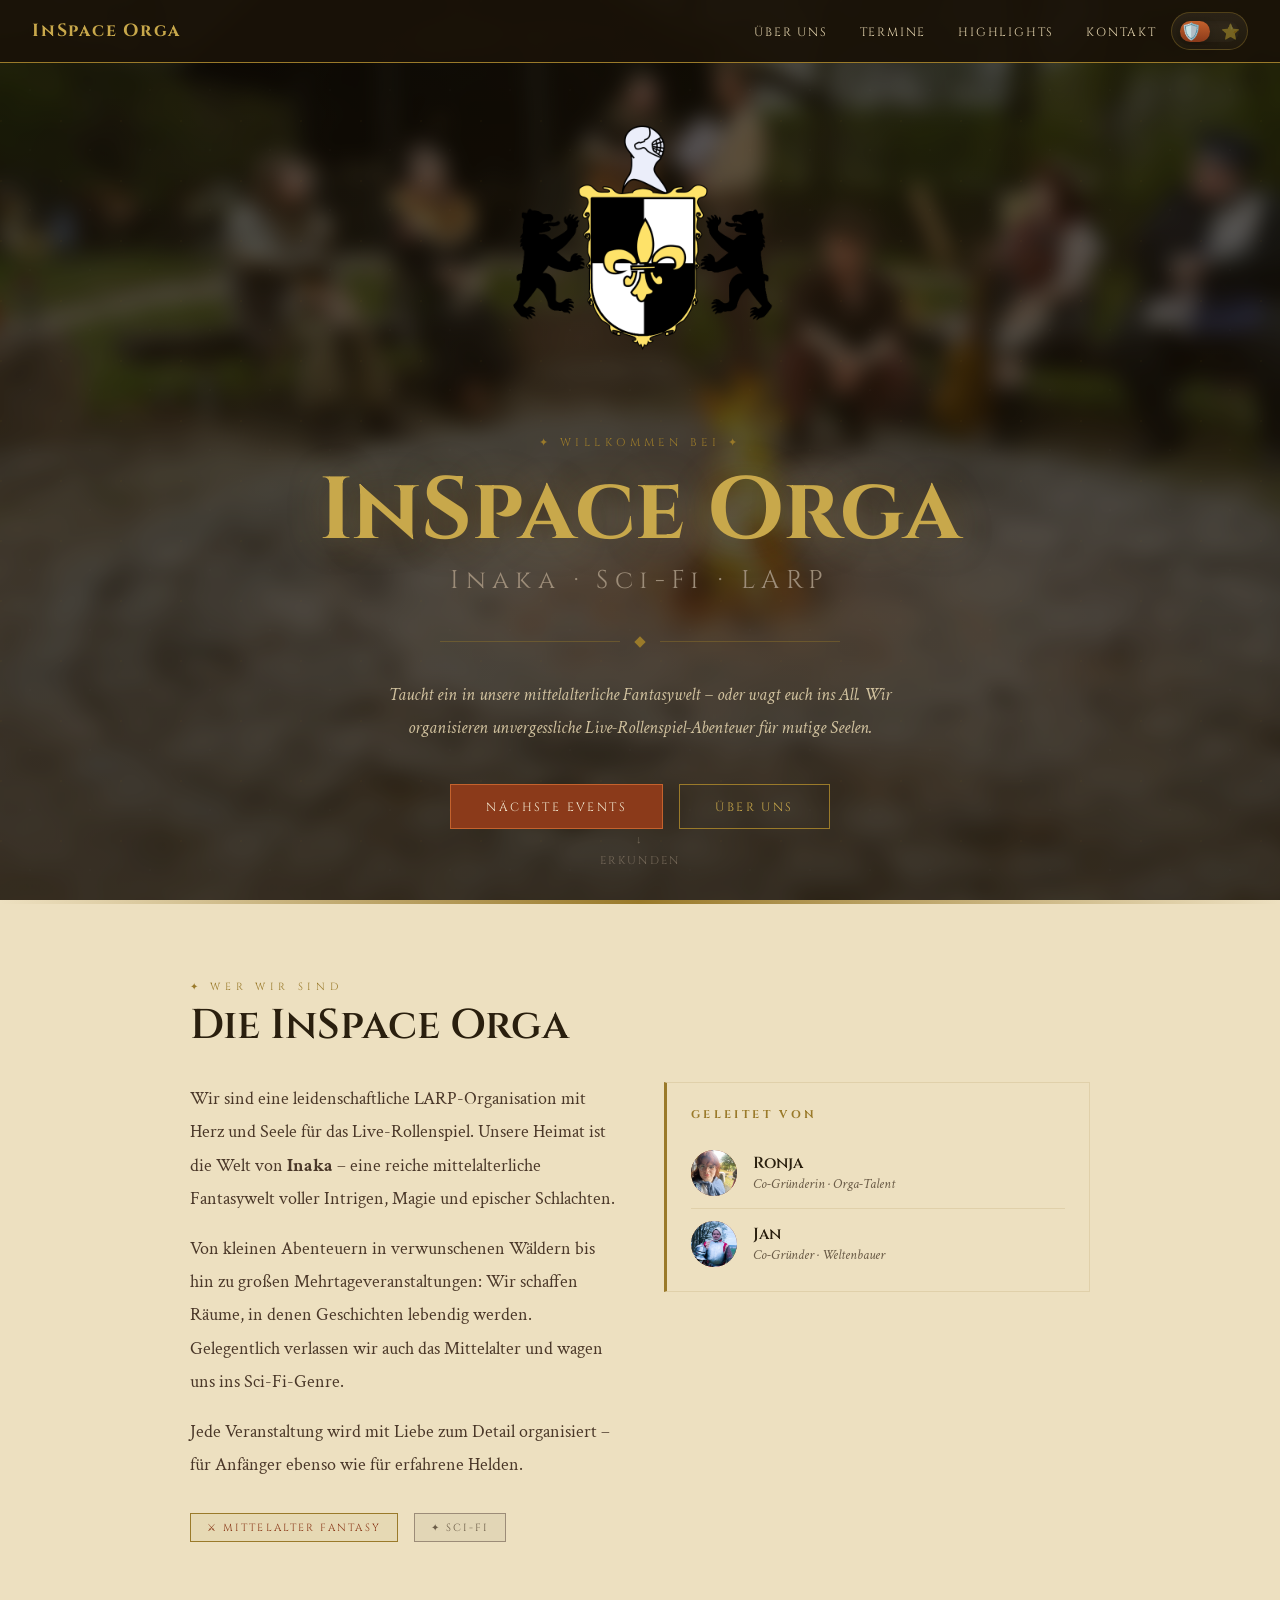
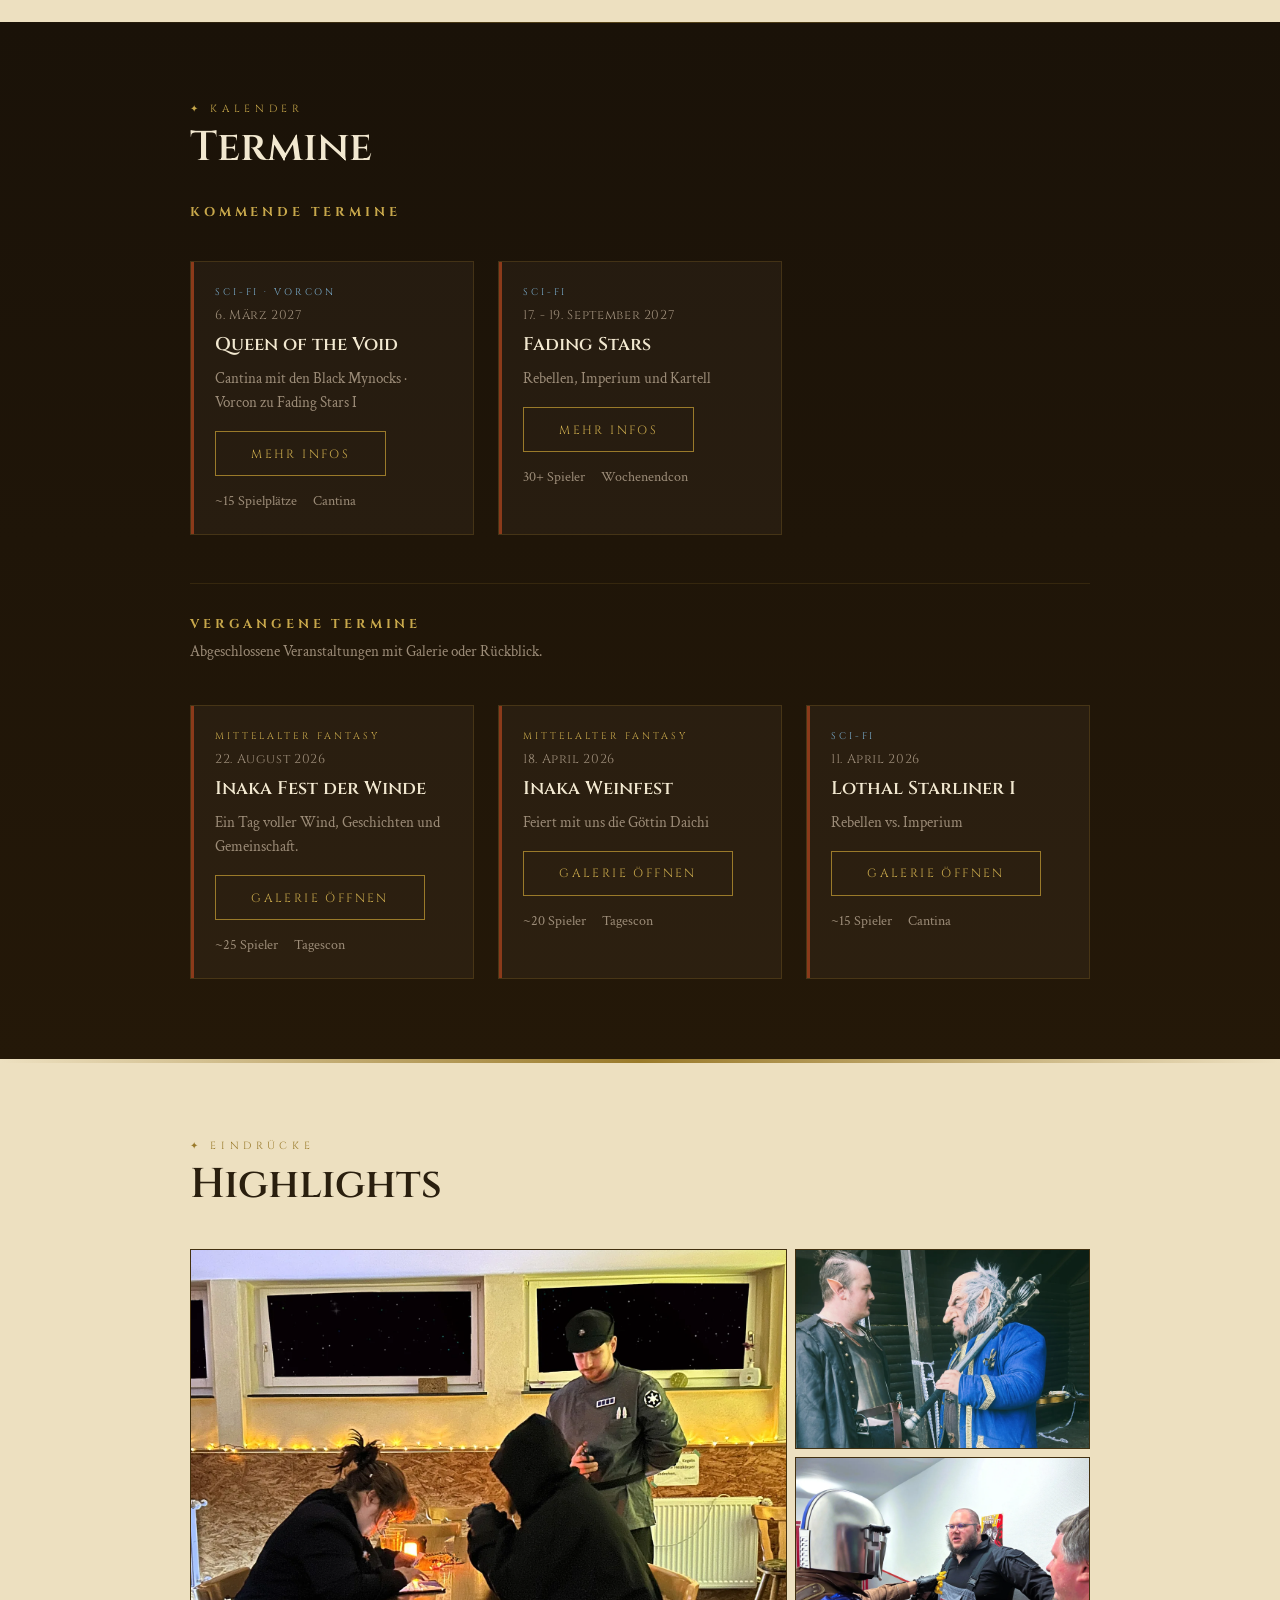
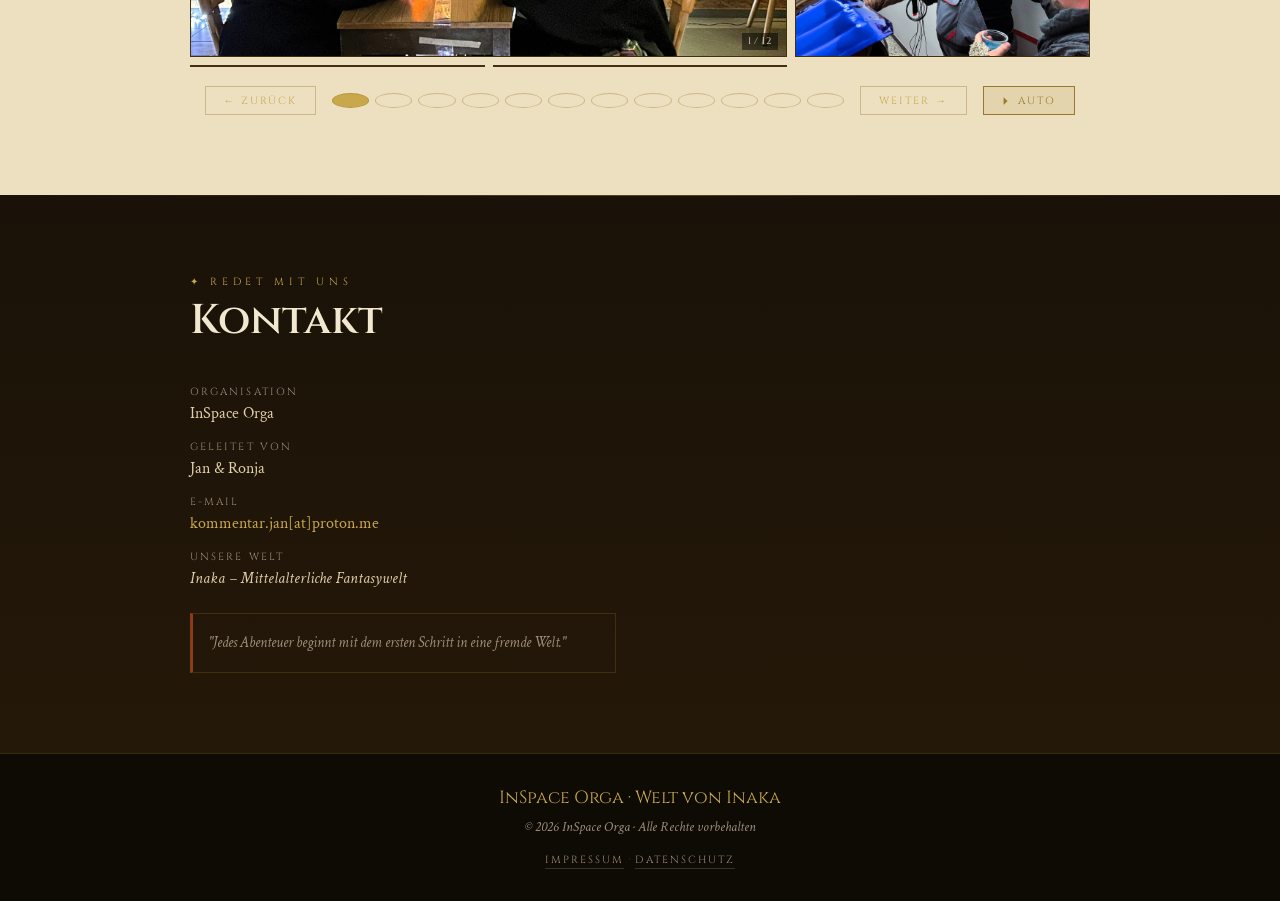
<file: index.html>
﻿<!DOCTYPE html>
<html lang="de" data-default-theme="fantasy">

<head>
    <meta charset="UTF-8">
    <meta name="viewport" content="width=device-width, initial-scale=1.0">
    <title>InSpace Orga | Fantasy- und Sci-Fi-LARP</title>
    <meta name="description"
        content="InSpace Orga organisiert LARP-Abenteuer in Inaka: Fantasy-Cons, Sci-Fi, kommende Termine und Galerien.">
    <meta name="robots" content="index,follow">
    <link rel="canonical" href="https://inspace-orga.github.io/">
    <script src="js/themeToggle.js"></script>
    <link rel="stylesheet" href="style/base.css?v=2026-08-02-1">
    <link rel="icon" type="image/png" href="img/InakaWappen_noText.png">
    <meta property="og:locale" content="de_DE">
    <meta property="og:type" content="website">
    <meta property="og:site_name" content="InSpace Orga">
    <meta property="og:title" content="InSpace Orga | Fantasy- und Sci-Fi-LARP">
    <meta property="og:description"
        content="Fantasy-Cons, Sci-Fi, kommende Termine und Galerien der InSpace Orga.">
    <meta property="og:url" content="https://inspace-orga.github.io/">
    <meta property="og:image" content="https://inspace-orga.github.io/img/InakaWappen_noText.png">
    <meta property="og:image:alt" content="Wappen von Inaka und InSpace Orga">
    <meta name="twitter:card" content="summary_large_image">
    <meta name="twitter:title" content="InSpace Orga | Fantasy- und Sci-Fi-LARP">
    <meta name="twitter:description"
        content="Fantasy-Cons, Sci-Fi, kommende Termine und Galerien der InSpace Orga.">
    <script type="application/ld+json">
        {
            "@context": "https://schema.org",
            "@type": "Organization",
            "name": "InSpace Orga",
            "url": "https://inspace-orga.github.io/",
            "logo": "https://inspace-orga.github.io/img/InakaWappen_noText.png",
            "description": "LARP-Organisation mit Fantasy-Cons in Inaka und Sci-Fi-Veranstaltungen."
        }
    </script>
</head>

<body>

    <!--
    <div class="site-modal" id="eventNoticeModal" aria-hidden="true">
        <div class="site-modal-backdrop" data-modal-close></div>
        <div class="site-modal-panel" role="dialog" aria-modal="true" aria-labelledby="eventNoticeTitle">
            <button class="site-modal-close" type="button" aria-label="Hinweis schließen" data-modal-close>×</button>
            <span class="site-modal-kicker">✦ Kommendes Event</span>
            <h2 class="site-modal-title" id="eventNoticeTitle">Inaka Fest der Winde</h2>
            <p class="site-modal-text">Am 22. August 2026 feiern wir gemeinsam zu Ehren Kukis. Alle Infos zur
                Einladung und die direkte Anmeldung findest du hier auf einen Blick.</p>
            <div class="site-modal-meta">
                <span>22.08.2026</span>
                <span>36039 Fulda, Bernhards</span>
                <span>ab 16:00 Uhr</span>
            </div>
            <div class="site-modal-actions">
                <a href="fest-der-winde.html" class="btn-primary">Zur Einladung</a>
            </div>
        </div>
    </div>
    -->

    <nav>
        <div class="nav-logo">InSpace Orga</div>
        <div class="nav-actions">
            <ul class="nav-links">
                <li><a href="#ueber-uns">Über uns</a></li>
                <li><a href="#termine">Termine</a></li>
                <li><a href="#galerie">Highlights</a></li>
                <li><a href="#kontakt">Kontakt</a></li>
            </ul>
            <button class="theme-toggle" type="button" data-theme-toggle aria-label="Zum Sci-Fi-Theme wechseln" title="Zum Sci-Fi-Theme wechseln">
                <span class="theme-toggle-track" aria-hidden="true">
                    <span class="theme-toggle-icon fantasy">🛡️</span>
                    <span class="theme-toggle-thumb"></span>
                    <span class="theme-toggle-icon scifi">⭐</span>
                </span>
            </button>
        </div>
    </nav>

    <!-- HERO -->
    <section class="hero">
        <div class="hero-emblem">
            <!-- <svg viewBox="0 0 100 100" xmlns="http://www.w3.org/2000/svg">
      <polygon points="50,8 58,36 88,36 65,54 73,82 50,65 27,82 35,54 12,36 42,36" fill="none" stroke="#9a7a2a" stroke-width="1.5"/>
      <polygon points="50,22 55,38 72,38 59,48 64,64 50,55 36,64 41,48 28,38 45,38" fill="rgba(154,122,42,0.12)" stroke="#c8a84b" stroke-width="0.5"/>
      <circle cx="50" cy="50" r="6" fill="#9a7a2a" opacity="0.6"/>
    </svg> -->
            <img src="img/InakaWappen_noText.png" alt="Wappen von Inaka und InSpace Orga">
        </div>
        <div class="hero-subtitle-top">✦ Willkommen bei ✦</div>
        <h1 class="hero-title"><span>InSpace Orga</span></h1>
        <div class="hero-world">Inaka · Sci-Fi · LARP</div>
        <div class="hero-divider">
            <hr>
            <div class="hero-divider-diamond"></div>
            <hr>
        </div>
        <p class="hero-desc">Taucht ein in unsere mittelalterliche Fantasywelt – oder wagt euch ins All. Wir
            organisieren unvergessliche Live-Rollenspiel-Abenteuer für mutige Seelen.</p>
        <div class="hero-cta">
            <a href="#termine" class="btn-primary">Nächste Events</a>
            <a href="#ueber-uns" class="btn-secondary">Über uns</a>
        </div>
        <div class="scroll-hint">
            <span>↓</span>
            <span>Erkunden</span>
        </div>
    </section>

    <!-- ÜBER UNS -->
    <section class="section-parchment" id="ueber-uns">
        <div class="section-inner">
            <span class="section-label">✦ Wer wir sind</span>
            <h2 class="section-title">Die InSpace Orga</h2>
            <div class="about-grid">
                <div>
                    <div class="about-text">
                        <p>Wir sind eine leidenschaftliche LARP-Organisation mit Herz und Seele für das
                            Live-Rollenspiel. Unsere Heimat ist die Welt von <strong>Inaka</strong> – eine reiche
                            mittelalterliche Fantasywelt voller Intrigen, Magie und epischer Schlachten.</p>
                        <p>Von kleinen Abenteuern in verwunschenen Wäldern bis hin zu großen Mehrtageveranstaltungen:
                            Wir schaffen Räume, in denen Geschichten lebendig werden. Gelegentlich verlassen wir auch
                            das Mittelalter und wagen uns ins Sci-Fi-Genre.</p>
                        <p>Jede Veranstaltung wird mit Liebe zum Detail organisiert – für Anfänger ebenso wie für
                            erfahrene Helden.</p>
                    </div>
                    <div class="larp-types">
                        <span class="larp-tag fantasy">⚔ Mittelalter Fantasy</span>
                        <span class="larp-tag scifi">✦ Sci-Fi</span>
                    </div>
                </div>
                <div class="about-founders">
                    <h3>Geleitet von</h3>
                    <div class="founder">
                        <div class="founder-avatar">
                            <img src="img/Ronja.webp" alt="Porträt von Ronja">
                        </div>
                        <div>
                            <div class="founder-name">Ronja</div>
                            <div class="founder-role">Co-Gründerin · Orga-Talent</div>
                        </div>
                    </div>
                    <div class="founder">
                        <div class="founder-avatar">
                            <img src="img/Jan.jpeg" alt="Porträt von Jan">
                        </div>
                        <div>
                            <div class="founder-name">Jan</div>
                            <div class="founder-role">Co-Gründer · Weltenbauer</div>
                        </div>
                    </div>
                    
                </div>
            </div>
        </div>
    </section>

    <!-- TERMINE -->
    <section class="section-dark" id="termine">
        <div class="section-inner">
            <span class="section-label" style="color:var(--gold-light)">✦ Kalender</span>
            <h2 class="section-title light">Termine</h2>
            <div class="events-section">
                <div class="events-section-head">
                    <h3 class="events-section-title">Kommende Termine</h3>
                    <!--p class="events-section-desc">Aktuell ist noch kein neuer Termin angekündigt.</p-->
                </div>
                <!-- <div class="events-grid">
                    <div class="event-card">
                        <div class="event-type fantasy">Hinweis</div>
                        <div class="event-date">Demnächst</div>
                        <div class="event-title">Noch kein neuer Con veröffentlicht</div>
                        <div class="event-desc">Sobald wir den nächsten Termin festlegen, findet ihr ihn hier.</div>
                        <div class="event-meta"><span>In Planung</span><span>Update folgt</span></div>
                    </div>
                </div> -->
                <div class="events-grid">
                    <div class="event-card">
                        <div class="event-type scifi">Sci-Fi · Vorcon</div>
                        <div class="event-date">6. März 2027</div>
                        <div class="event-title">Queen of the Void</div>
                        <div class="event-desc">Cantina mit den Black Mynocks · Vorcon zu Fading Stars I</div>
                        <div class="event-meta"><a href="Veranstaltungen/queen-of-the-void.html" class="btn-secondary">Mehr Infos</a></div>
                        <div class="event-meta"><span>~15 Spielplätze</span><span>Cantina</span></div>
                    </div>
                    <div class="event-card">
                        <div class="event-type scifi">Sci-Fi</div>
                        <div class="event-date">17. - 19. September 2027</div>
                        <div class="event-title">Fading Stars</div>
                        <div class="event-desc">Rebellen, Imperium und Kartell</div>
                        <div class="event-meta"><a href="Veranstaltungen/fading-stars-i.html" class="btn-secondary">Mehr Infos</a></div>
                        <div class="event-meta"><span>30+ Spieler</span><span>Wochenendcon</span></div>
                    </div>
                </div>
            </div>
            <div class="events-section">
                <div class="events-section-head">
                    <h3 class="events-section-title">Vergangene Termine</h3>
                    <p class="events-section-desc">Abgeschlossene Veranstaltungen mit Galerie oder Rückblick.</p>
                </div>
                <div class="events-grid">
                    <div class="event-card">
                        <div class="event-type fantasy">Mittelalter Fantasy</div>
                        <div class="event-date">22. August 2026</div>
                        <div class="event-title">Inaka Fest der Winde</div>
                        <div class="event-desc">Ein Tag voller Wind, Geschichten und Gemeinschaft.</div>
                        <div class="event-meta"><a href="galerien/fest-der-winde-i.html" class="btn-secondary">Galerie öffnen</a></div>
                        <div class="event-meta"><span>~25 Spieler</span><span>Tagescon</span></div>
                    </div>
                    <div class="event-card">
                        <div class="event-type fantasy">Mittelalter Fantasy</div>
                        <div class="event-date">18. April 2026</div>
                        <div class="event-title">Inaka Weinfest</div>
                        <div class="event-desc">Feiert mit uns die Göttin Daichi</div>
                        <div class="event-meta"><a href="galerien/inaka-weinfest-i.html" class="btn-secondary">Galerie öffnen</a></div>
                        <div class="event-meta"><span>~20 Spieler</span><span>Tagescon</span></div>
                    </div>
                    <div class="event-card">
                        <div class="event-type scifi">Sci-Fi</div>
                        <div class="event-date">11. April 2026</div>
                        <div class="event-title">Lothal Starliner I</div>
                        <div class="event-desc">Rebellen vs. Imperium</div>
                        <div class="event-meta"><a href="galerien/lothal-starliner-i.html" class="btn-secondary">Galerie öffnen</a></div>
                        <div class="event-meta"><span>~15 Spieler</span><span>Cantina</span></div>
                    </div>
                </div>
            </div>
        </div>
    </section>

    <!-- HIGHLIGHTS -->
    <section class="section-parchment gallery-section" id="galerie">
        <div class="section-inner">
            <span class="section-label">✦ Eindrücke</span>
            <h2 class="section-title">Highlights</h2>
            <div class="gallery-grid" id="galleryGrid">
                <!-- Slots werden per JS befüllt -->
            </div>
            <div class="gallery-nav">
                <button id="btnPrev">← Zurück</button>
                <div class="gallery-dots" id="galleryDots"></div>
                <button id="btnNext">Weiter →</button>
                <button id="btnAuto" class="active-toggle">⏵ Auto</button>
            </div>
        </div>
    </section>

    <script src="js/galleryViewer.js"></script>
    <script src="js/imgGallery.js"></script>

    <!-- KONTAKT -->
    <section class="section-dark" id="kontakt">
        <div class="section-inner">
            <span class="section-label" style="color:var(--gold-light)">✦ Redet mit uns</span>
            <h2 class="section-title light">Kontakt</h2>
            <div class="contact-grid">
                <div class="contact-info">
                    <div class="contact-item">
                        <div class="contact-item-label">Organisation</div>
                        <div class="contact-item-value">InSpace Orga</div>
                    </div>
                    <div class="contact-item">
                        <div class="contact-item-label">Geleitet von</div>
                        <div class="contact-item-value">Jan &amp; Ronja</div>
                    </div>
                    <div class="contact-item">
                        <div class="contact-item-label">E-Mail</div>
                        <div class="contact-item-value" style="color:var(--gold-light)">kommentar.jan[at]proton.me</div>
                    </div>
                    <div class="contact-item">
                        <div class="contact-item-label">Unsere Welt</div>
                        <div class="contact-item-value" style="font-style:italic">Inaka – Mittelalterliche Fantasywelt
                        </div>
                    </div>
                    <div
                        style="margin-top:1.5rem; padding: 1rem; border: 1px solid rgba(154,122,42,0.25); border-left: 3px solid var(--rust);">
                        <p style="font-style:italic; color:var(--stone-light); font-size:0.95rem; line-height:1.7;">
                            "Jedes Abenteuer beginnt mit dem ersten Schritt in eine fremde Welt."</p>
                    </div>
                </div>
                <div>
                    <!-- <p class="contact-form-heading">Kontaktiert uns</p>
        <form class="contact-form" action="#" method="post">
          <div class="form-group">
            <label for="name">Name</label>
            <input type="text" id="name" name="name" required>
          </div>
          <div class="form-group">
            <label for="email">E-Mail</label>
            <input type="email" id="email" name="email" required>
          </div>
          <div class="form-group">
            <label for="message">Nachricht</label>
            <textarea id="message" name="message" required></textarea>
          </div>
          <button type="submit" class="btn-primary">Senden</button>
        </form> -->
                </div>
            </div>
        </div>
    </section>

    <footer>
        <div class="footer-logo">InSpace Orga · Welt von Inaka</div>
        <p class="footer-copy">© 2026 InSpace Orga · Alle Rechte vorbehalten</p>
        <!-- <div class="footer-stats" aria-live="polite">
            <span class="footer-stats-label">Besucherzähler</span>
            <span class="footer-stats-value" id="pageVisitCount">--</span>
            <span class="footer-stats-status" id="pageVisitStatus">Initialisiere ...</span> 
        </div> -->
        <p class="footer-impressum"><a href="https://emmet03.github.io/Pages/impressum.html" target="_blank"
                rel="noopener noreferrer">Impressum</a> · <a href="datenschutz.html">Datenschutz</a></p>
    </footer>

    <!-- <script src="https://cdn.jsdelivr.net/npm/mqtt/dist/mqtt.min.js"></script> -->
    <!-- <script src="js/pageCounter.js"></script> -->
    <!--
    <script>
        (() => {
            const modal = document.getElementById('eventNoticeModal');
            if (!modal) {
                return;
            }

            const closeModal = () => {
                modal.classList.remove('open');
                modal.setAttribute('aria-hidden', 'true');
                document.body.classList.remove('modal-open');
            };

            const openModal = () => {
                modal.classList.add('open');
                modal.setAttribute('aria-hidden', 'false');
                document.body.classList.add('modal-open');
            };

            modal.addEventListener('click', (event) => {
                if (event.target.matches('[data-modal-close]')) {
                    closeModal();
                }
            });

            window.addEventListener('keydown', (event) => {
                if (!modal.classList.contains('open')) {
                    return;
                }
                if (event.key === 'Escape') {
                    closeModal();
                }
            });

            window.addEventListener('load', () => {
                window.setTimeout(openModal, 300);
            });
        })();
    </script>
    -->

</body>

</html>
</file>
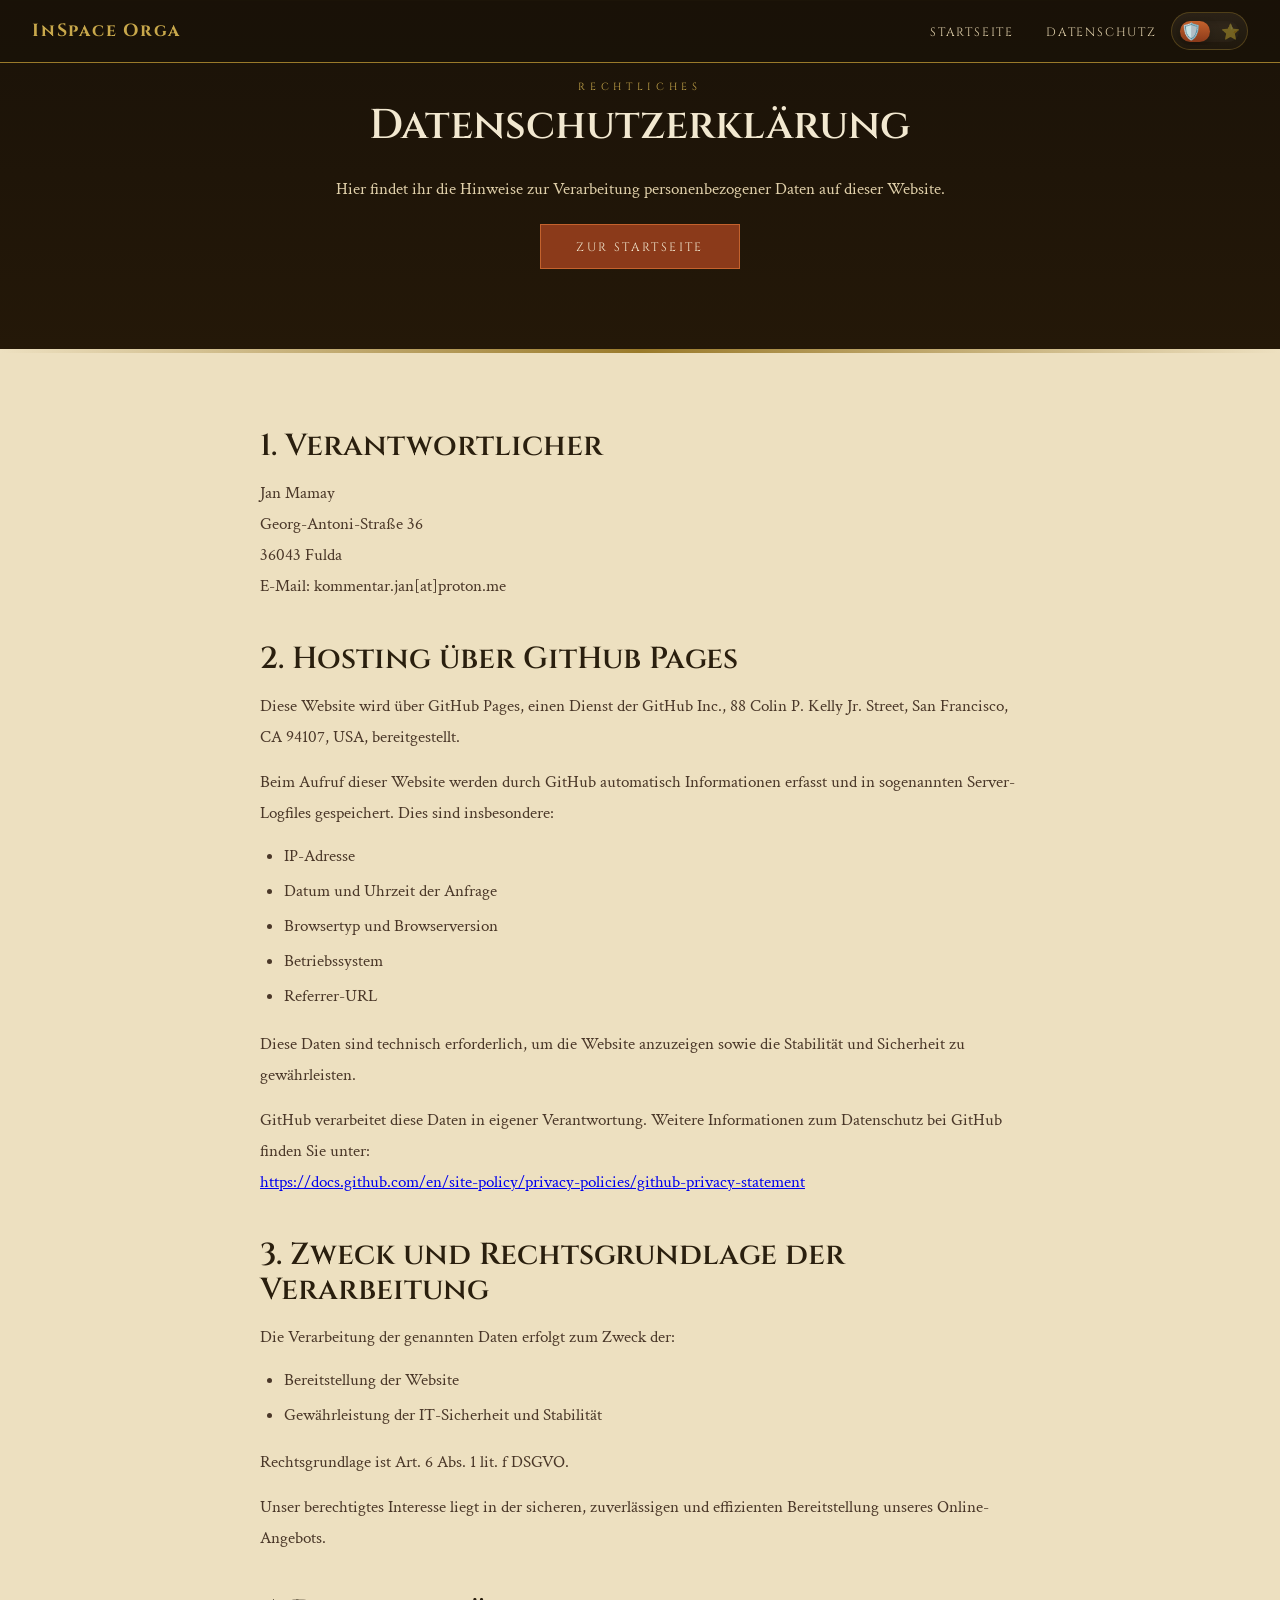
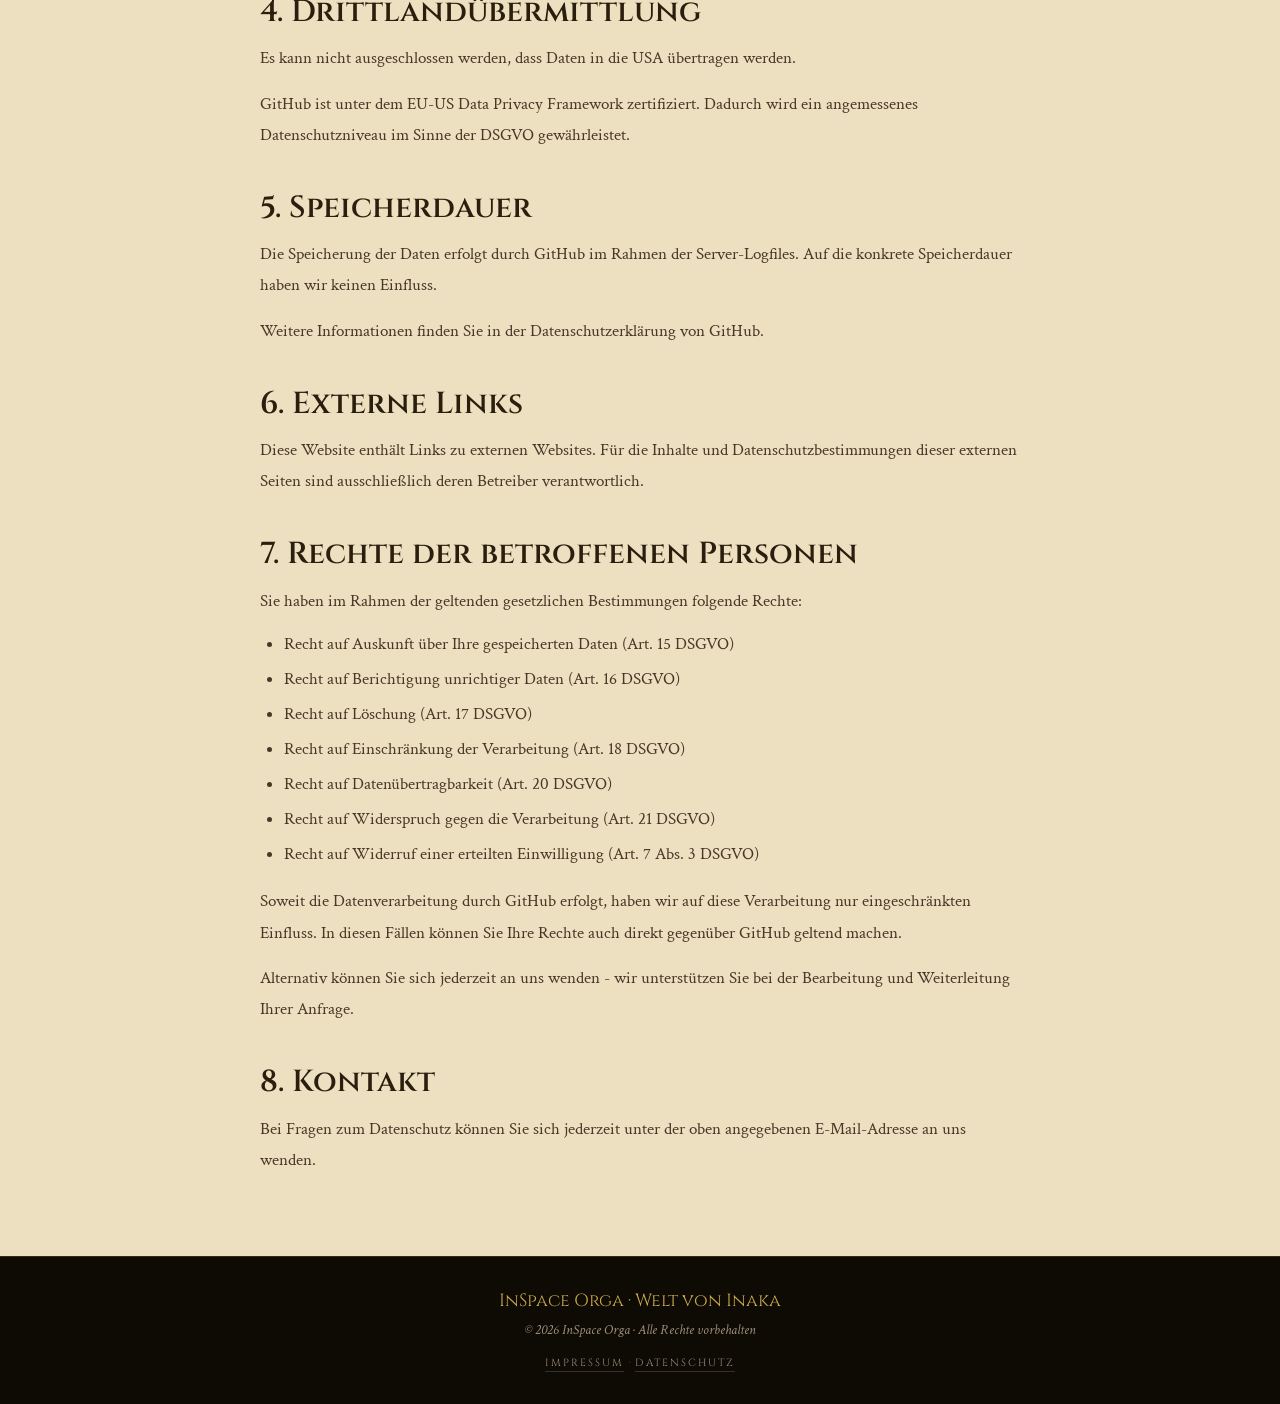
<file: datenschutz.html>
﻿<!DOCTYPE html>
<html lang="de" data-default-theme="fantasy">

<head>
    <meta charset="UTF-8">
    <meta name="viewport" content="width=device-width, initial-scale=1.0">
    <title>Datenschutz | InSpace Orga</title>
    <meta name="description"
        content="Datenschutzerklärung der InSpace Orga für die Website und das Hosting über GitHub Pages.">
    <meta name="robots" content="index,follow">
    <link rel="canonical" href="https://inspace-orga.github.io/datenschutz.html">
    <script src="js/themeToggle.js"></script>
    <link rel="stylesheet" href="style/base.css?v=2026-08-02-1">
    <link rel="icon" type="image/png" href="img/InakaWappen_noText.png">
</head>

<body>
    <nav>
        <div class="nav-logo">InSpace Orga</div>
        <div class="nav-actions">
            <ul class="nav-links">
                <li><a href="index.html">Startseite</a></li>
                <li><a href="#datenschutz">Datenschutz</a></li>
            </ul>
            <button class="theme-toggle" type="button" data-theme-toggle aria-label="Zum Sci-Fi-Theme wechseln" title="Zum Sci-Fi-Theme wechseln">
                <span class="theme-toggle-track" aria-hidden="true">
                    <span class="theme-toggle-icon fantasy">🛡️</span>
                    <span class="theme-toggle-thumb"></span>
                    <span class="theme-toggle-icon scifi">⭐</span>
                </span>
            </button>
        </div>
    </nav>

    <section class="section-dark event-gallery-hero">
        <div class="section-inner">
            <span class="section-label" style="color:var(--gold-light)">Rechtliches</span>
            <h1 class="section-title light">Datenschutzerklärung</h1>
            <p class="event-gallery-lead">Hier findet ihr die Hinweise zur Verarbeitung personenbezogener Daten auf
                dieser Website.</p>
            <div class="event-gallery-nav">
                <a class="btn-primary" href="index.html">Zur Startseite</a>
            </div>
        </div>
    </section>

    <section class="section-parchment" id="datenschutz">
        <div class="section-inner legal-content">
            <h2 class="section-title">1. Verantwortlicher</h2>
            <p>Jan Mamay<br>Georg-Antoni-Straße 36<br>36043 Fulda<br>E-Mail: kommentar.jan[at]proton.me</p>

            <h2 class="section-title">2. Hosting über GitHub Pages</h2>
            <p>Diese Website wird über GitHub Pages, einen Dienst der GitHub Inc., 88 Colin P. Kelly Jr. Street, San
                Francisco, CA 94107, USA, bereitgestellt.</p>
            <p>Beim Aufruf dieser Website werden durch GitHub automatisch Informationen erfasst und in sogenannten
                Server-Logfiles gespeichert. Dies sind insbesondere:</p>
            <ul>
                <li>IP-Adresse</li>
                <li>Datum und Uhrzeit der Anfrage</li>
                <li>Browsertyp und Browserversion</li>
                <li>Betriebssystem</li>
                <li>Referrer-URL</li>
            </ul>
            <p>Diese Daten sind technisch erforderlich, um die Website anzuzeigen sowie die Stabilität und Sicherheit
                zu gewährleisten.</p>
            <p>GitHub verarbeitet diese Daten in eigener Verantwortung. Weitere Informationen zum Datenschutz bei
                GitHub finden Sie unter:<br><a
                    href="https://docs.github.com/en/site-policy/privacy-policies/github-privacy-statement"
                    target="_blank"
                    rel="noopener noreferrer">https://docs.github.com/en/site-policy/privacy-policies/github-privacy-statement</a>
            </p>

            <h2 class="section-title">3. Zweck und Rechtsgrundlage der Verarbeitung</h2>
            <p>Die Verarbeitung der genannten Daten erfolgt zum Zweck der:</p>
            <ul>
                <li>Bereitstellung der Website</li>
                <li>Gewährleistung der IT-Sicherheit und Stabilität</li>
            </ul>
            <p>Rechtsgrundlage ist Art. 6 Abs. 1 lit. f DSGVO.</p>
            <p>Unser berechtigtes Interesse liegt in der sicheren, zuverlässigen und effizienten Bereitstellung unseres
                Online-Angebots.</p>

            <h2 class="section-title">4. Drittlandübermittlung</h2>
            <p>Es kann nicht ausgeschlossen werden, dass Daten in die USA übertragen werden.</p>
            <p>GitHub ist unter dem EU-US Data Privacy Framework zertifiziert. Dadurch wird ein angemessenes
                Datenschutzniveau im Sinne der DSGVO gewährleistet.</p>

            <h2 class="section-title">5. Speicherdauer</h2>
            <p>Die Speicherung der Daten erfolgt durch GitHub im Rahmen der Server-Logfiles. Auf die konkrete
                Speicherdauer haben wir keinen Einfluss.</p>
            <p>Weitere Informationen finden Sie in der Datenschutzerklärung von GitHub.</p>

            <h2 class="section-title">6. Externe Links</h2>
            <p>Diese Website enthält Links zu externen Websites. Für die Inhalte und Datenschutzbestimmungen dieser
                externen Seiten sind ausschließlich deren Betreiber verantwortlich.</p>

            <h2 class="section-title">7. Rechte der betroffenen Personen</h2>
            <p>Sie haben im Rahmen der geltenden gesetzlichen Bestimmungen folgende Rechte:</p>
            <ul>
                <li>Recht auf Auskunft über Ihre gespeicherten Daten (Art. 15 DSGVO)</li>
                <li>Recht auf Berichtigung unrichtiger Daten (Art. 16 DSGVO)</li>
                <li>Recht auf Löschung (Art. 17 DSGVO)</li>
                <li>Recht auf Einschränkung der Verarbeitung (Art. 18 DSGVO)</li>
                <li>Recht auf Datenübertragbarkeit (Art. 20 DSGVO)</li>
                <li>Recht auf Widerspruch gegen die Verarbeitung (Art. 21 DSGVO)</li>
                <li>Recht auf Widerruf einer erteilten Einwilligung (Art. 7 Abs. 3 DSGVO)</li>
            </ul>
            <p>Soweit die Datenverarbeitung durch GitHub erfolgt, haben wir auf diese Verarbeitung nur eingeschränkten
                Einfluss. In diesen Fällen können Sie Ihre Rechte auch direkt gegenüber GitHub geltend machen.</p>
            <p>Alternativ können Sie sich jederzeit an uns wenden - wir unterstützen Sie bei der Bearbeitung und
                Weiterleitung Ihrer Anfrage.</p>

            <h2 class="section-title">8. Kontakt</h2>
            <p>Bei Fragen zum Datenschutz können Sie sich jederzeit unter der oben angegebenen E-Mail-Adresse an uns
                wenden.</p>
        </div>
    </section>

    <footer>
        <div class="footer-logo">InSpace Orga · Welt von Inaka</div>
        <p class="footer-copy">© 2026 InSpace Orga · Alle Rechte vorbehalten</p>
        <p class="footer-impressum"><a href="https://emmet03.github.io/Pages/impressum.html" target="_blank"
                rel="noopener noreferrer">Impressum</a> · <a href="datenschutz.html">Datenschutz</a></p>
    </footer>
</body>

</html>
</file>
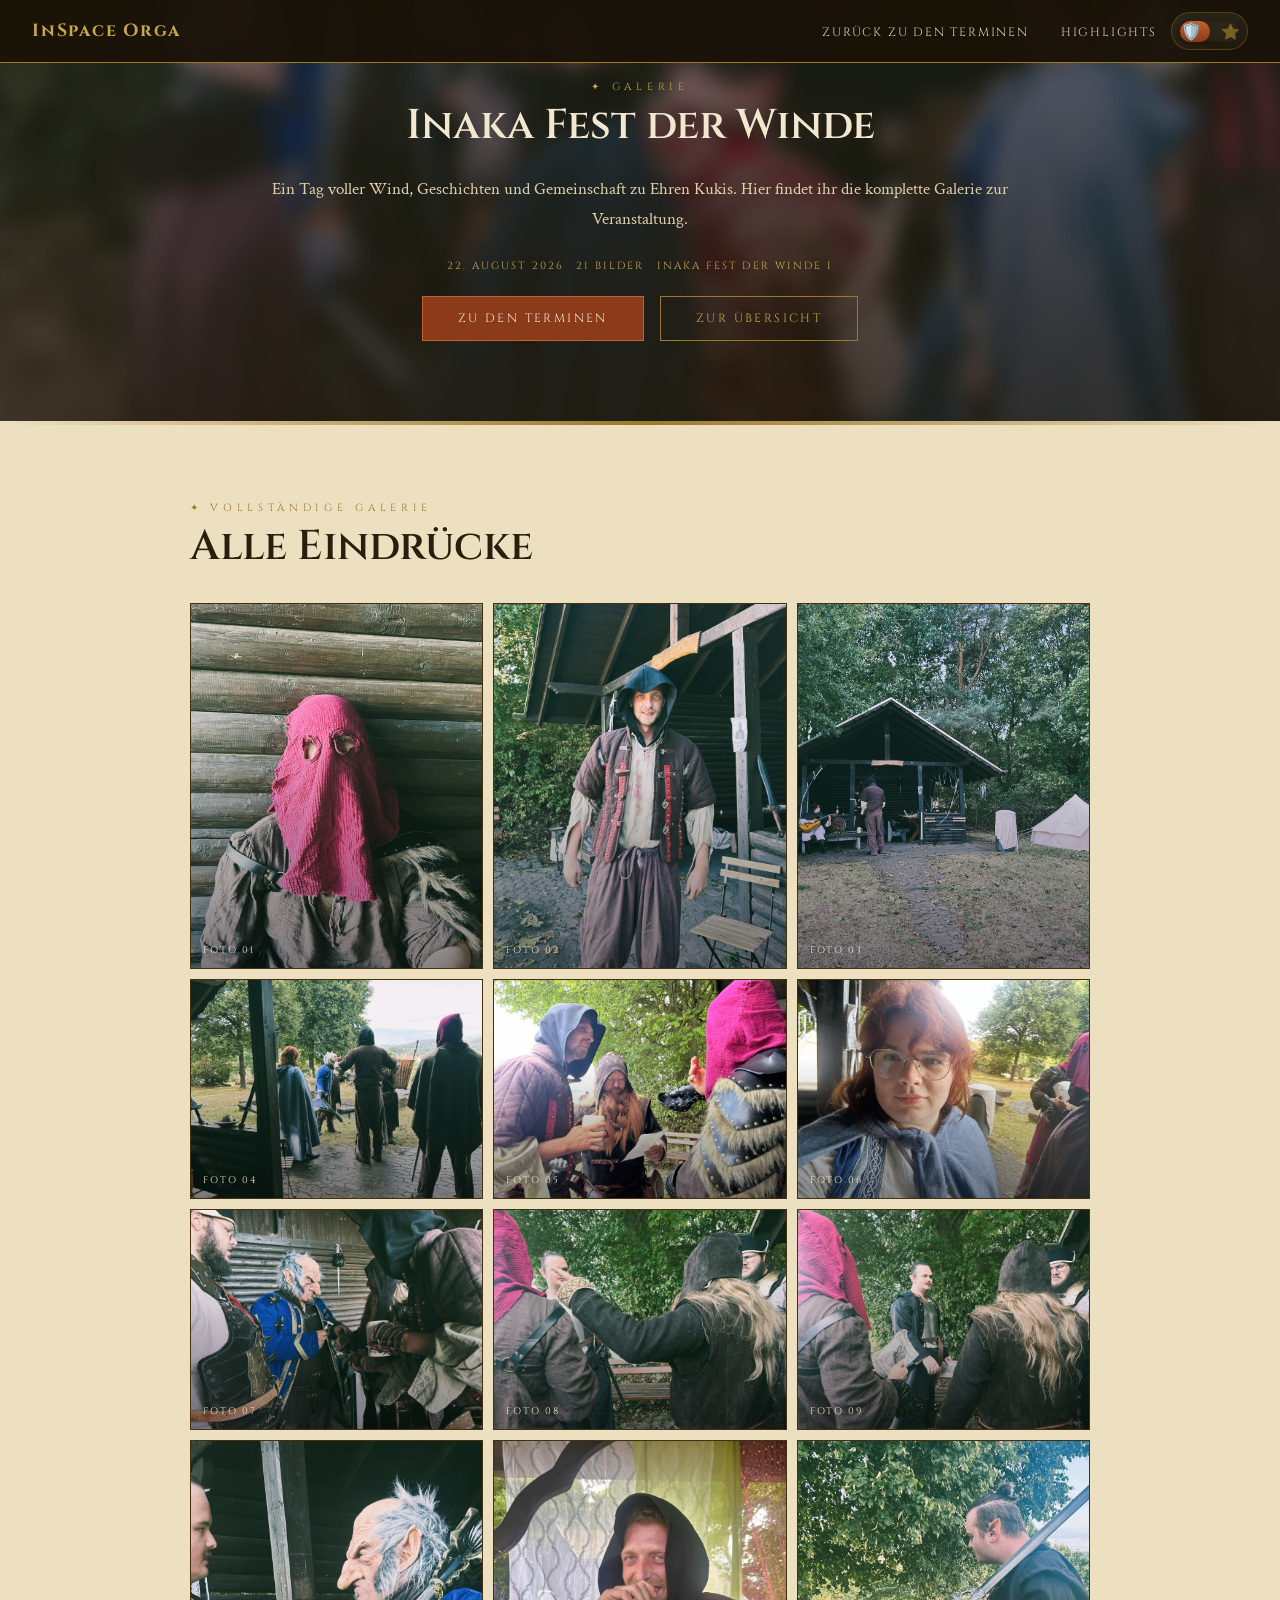
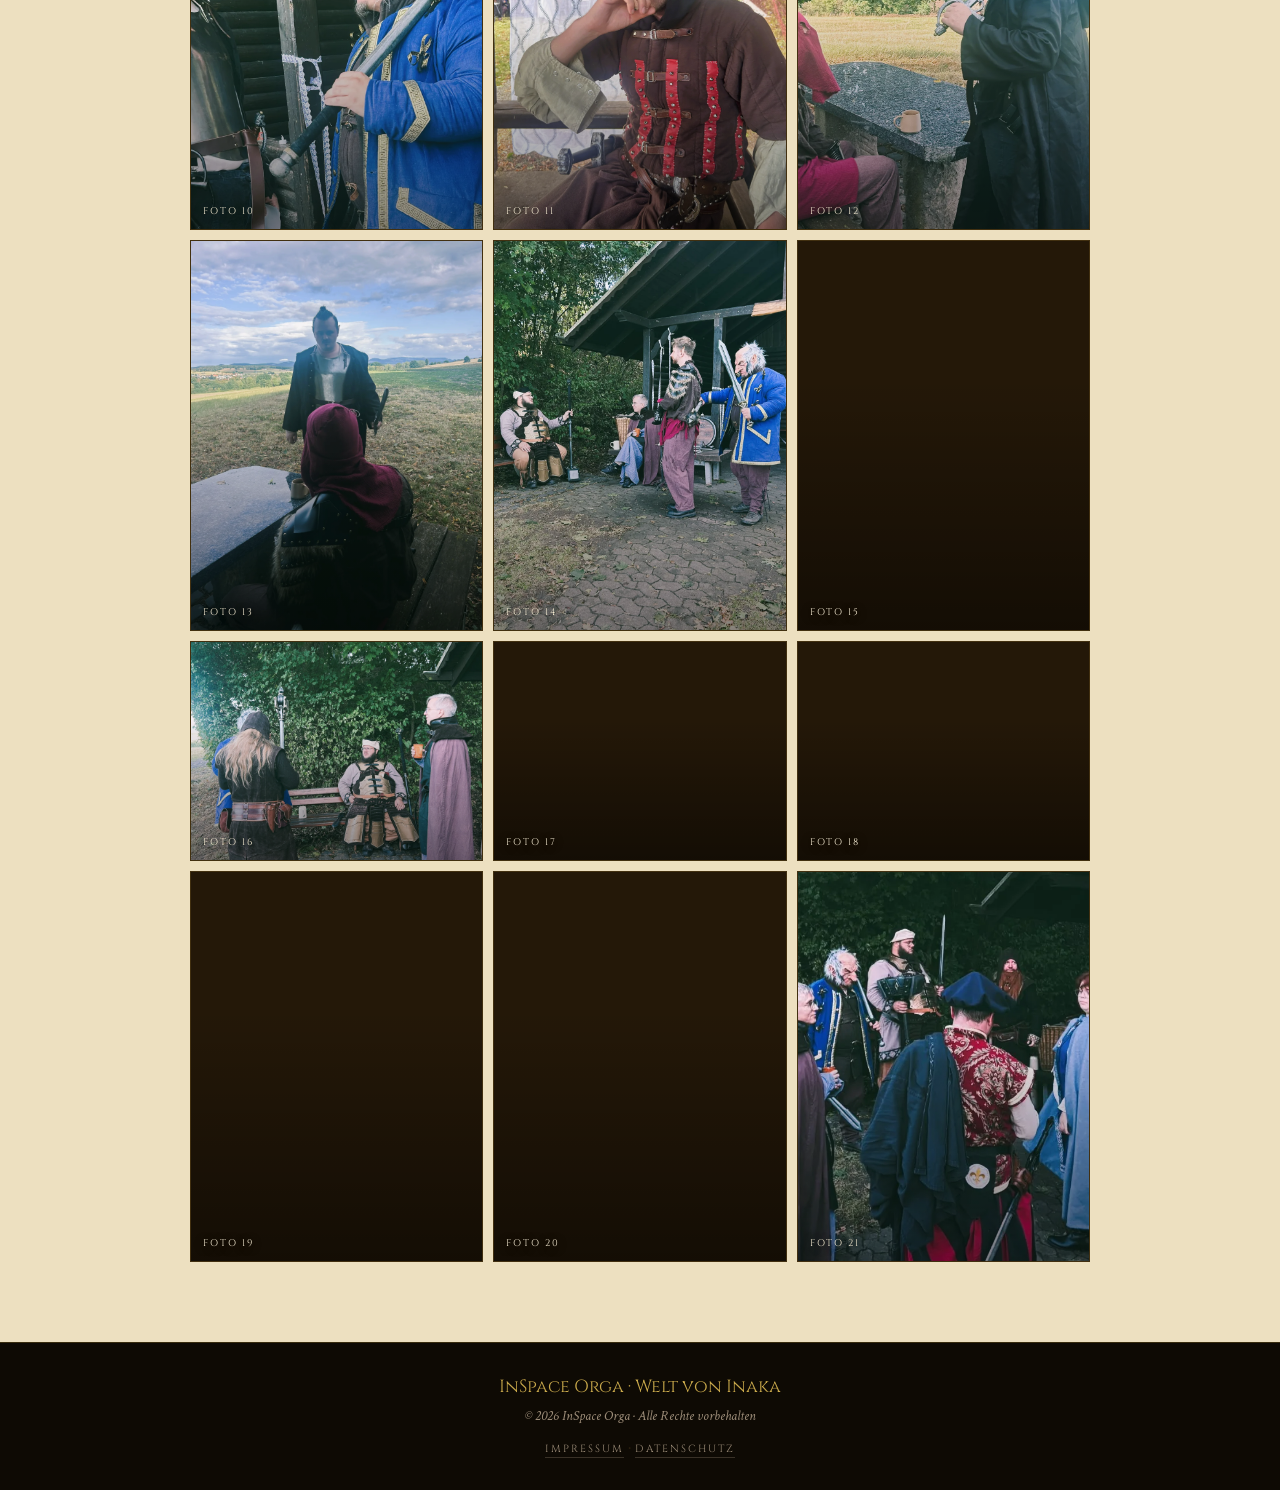
<file: fest-der-winde.html>
<!DOCTYPE html>
<html lang="de">

<head>
    <meta charset="UTF-8">
    <meta name="viewport" content="width=device-width, initial-scale=1.0">
    <title>Inaka Fest der Winde | Weiterleitung</title>
    <meta name="description" content="Weiterleitung zur Galerie vom Inaka Fest der Winde.">
    <meta name="robots" content="noindex,follow">
    <meta http-equiv="refresh" content="0; url=galerien/fest-der-winde-i.html">
    <link rel="canonical" href="https://inspace-orga.github.io/galerien/fest-der-winde-i.html">
    <script>
        window.location.replace('galerien/fest-der-winde-i.html');
    </script>
</head>

<body>
    <p>Die Galerie wird weitergeleitet. Falls das nicht automatisch klappt, geht es hier weiter:
        <a href="galerien/fest-der-winde-i.html">Inaka Fest der Winde | Galerie</a>
    </p>
</body>

</html>
<!-- TEST -->
</file>
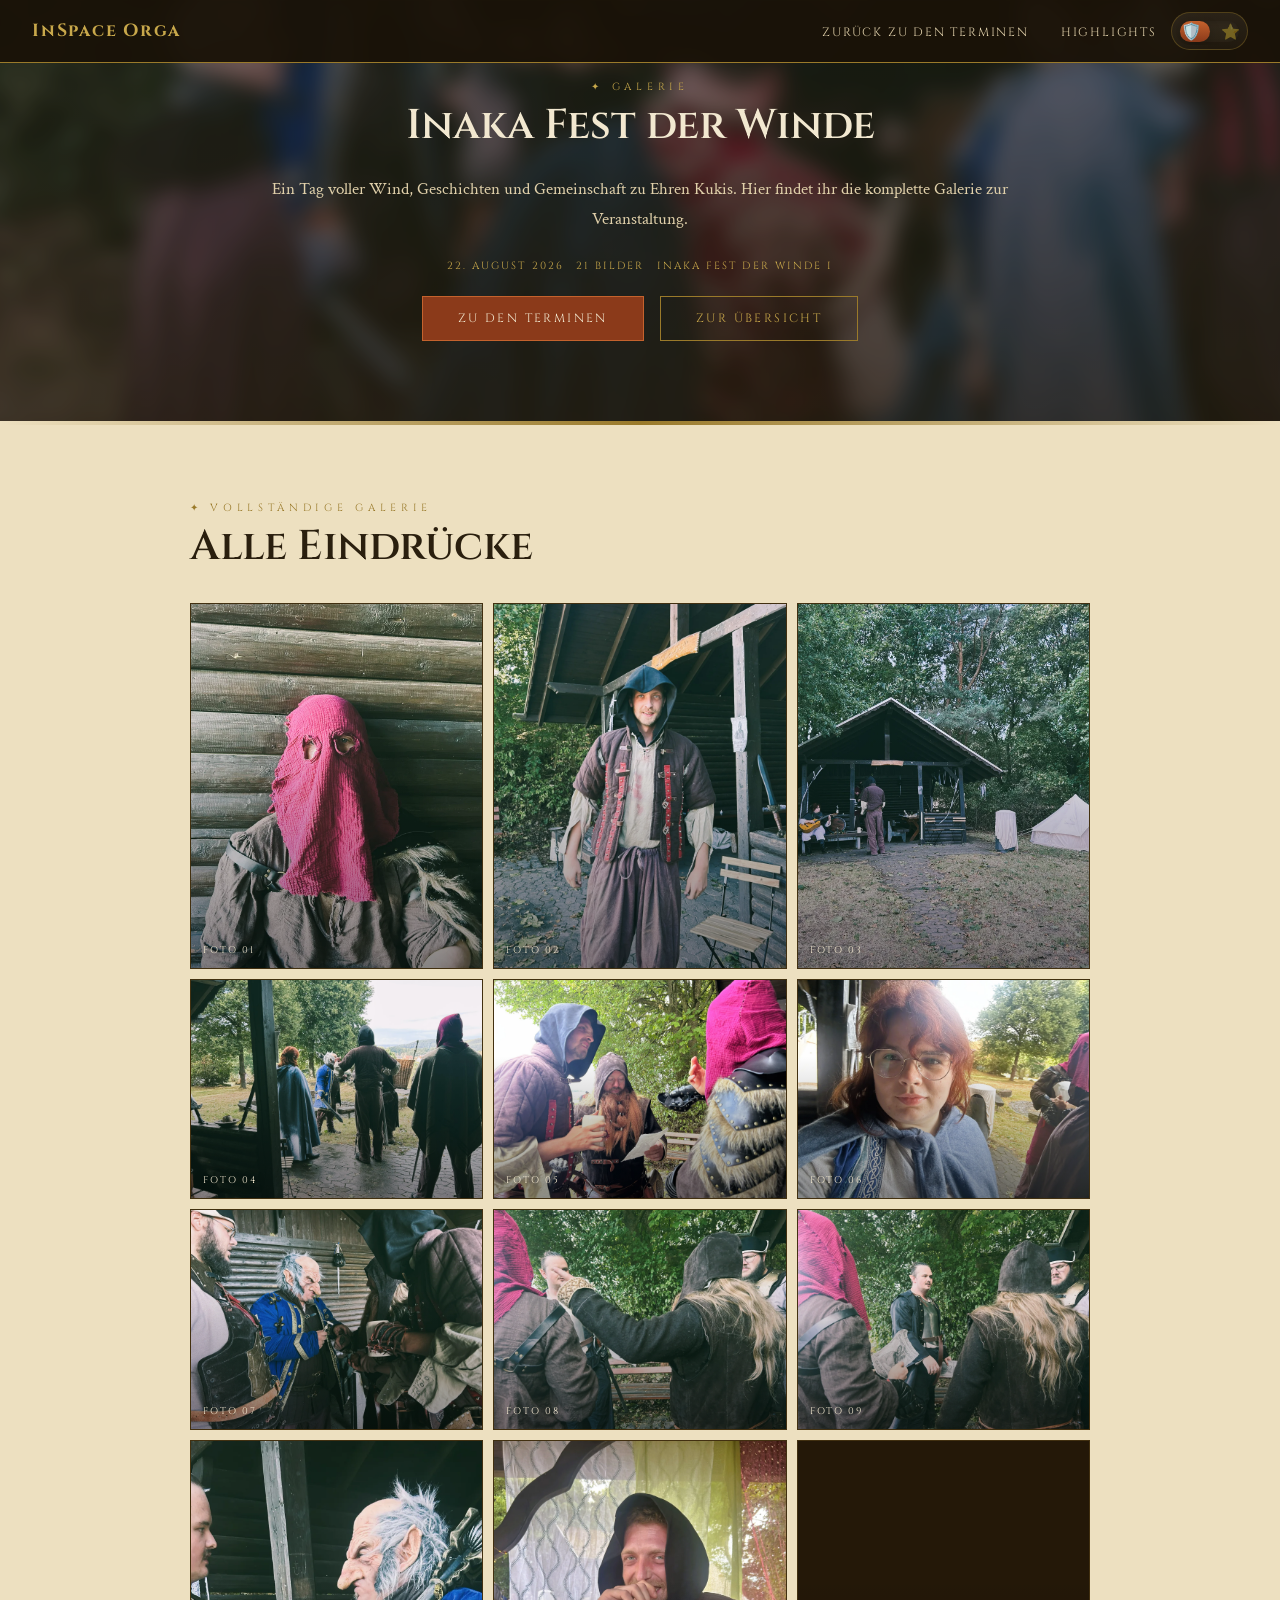
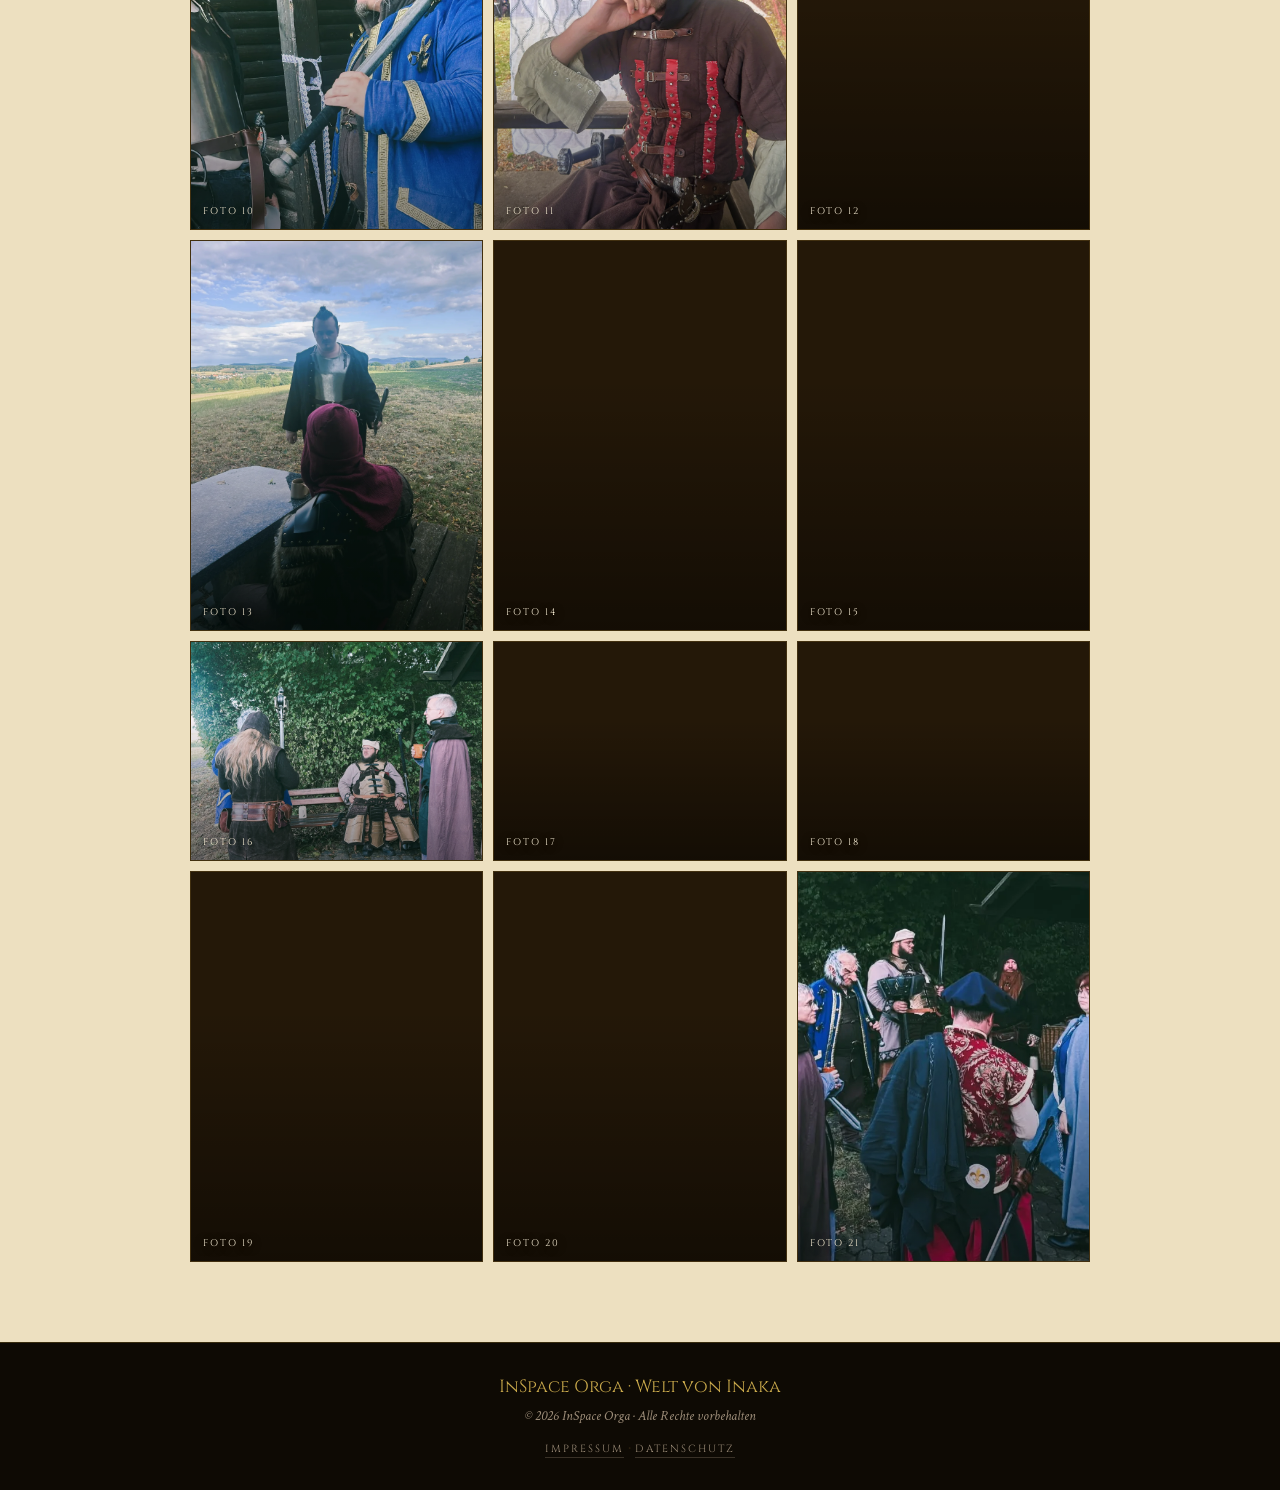
<file: galerien/fest-der-winde-i.html>
<!DOCTYPE html>
<html lang="de" data-default-theme="fantasy">

<head>
    <meta charset="UTF-8">
    <meta name="viewport" content="width=device-width, initial-scale=1.0">
    <title>Inaka Fest der Winde | Galerie</title>
    <meta name="description"
        content="Galerie zum Inaka Fest der Winde vom 22. August 2026 mit Eindrücken aus dem Fantasy-LARP der InSpace Orga.">
    <meta name="robots" content="index,follow">
    <link rel="canonical" href="https://inspace-orga.github.io/galerien/fest-der-winde-i.html">
    <script src="../js/themeToggle.js"></script>
    <link rel="stylesheet" href="../style/base.css?v=2026-08-02-1">
    <link rel="icon" type="image/png" href="../img/InakaWappen_noText.png">
    <meta property="og:locale" content="de_DE">
    <meta property="og:type" content="website">
    <meta property="og:site_name" content="InSpace Orga">
    <meta property="og:title" content="Inaka Fest der Winde | Galerie">
    <meta property="og:description"
        content="Galerie zum Inaka Fest der Winde vom 22. August 2026 mit Eindrücken aus dem Fantasy-LARP der InSpace Orga.">
    <meta property="og:url" content="https://inspace-orga.github.io/galerien/fest-der-winde-i.html">
    <meta property="og:image" content="https://inspace-orga.github.io/img/InakaWappen_noText.png">
    <meta property="og:image:alt" content="Wappen von Inaka und InSpace Orga">
    <meta name="twitter:card" content="summary_large_image">
    <meta name="twitter:title" content="Inaka Fest der Winde | Galerie">
    <meta name="twitter:description"
        content="Galerie zum Inaka Fest der Winde vom 22. August 2026 mit Eindrücken aus dem Fantasy-LARP der InSpace Orga.">
    <script type="application/ld+json">
        {
            "@context": "https://schema.org",
            "@type": "Event",
            "name": "Inaka Fest der Winde",
            "description": "Galerie zum Fantasy-Event Inaka Fest der Winde.",
            "startDate": "2026-08-22",
            "eventStatus": "https://schema.org/EventCompleted",
            "eventAttendanceMode": "https://schema.org/OfflineEventAttendanceMode",
            "url": "https://inspace-orga.github.io/galerien/fest-der-winde-i.html",
            "image": [
                "https://inspace-orga.github.io/imgGallery/web/fest-der-winde-i/Foto%2022.08.26%2C%2015%2028%2001.webp"
            ],
            "organizer": {
                "@type": "Organization",
                "name": "InSpace Orga",
                "url": "https://inspace-orga.github.io/"
            }
        }
    </script>
</head>

<body>
    <nav>
        <div class="nav-logo">InSpace Orga</div>
        <div class="nav-actions">
            <ul class="nav-links">
                <li><a href="../index.html#termine">Zurück zu den Terminen</a></li>
                <li><a href="../index.html#galerie">Highlights</a></li>
            </ul>
            <button class="theme-toggle" type="button" data-theme-toggle aria-label="Zum Sci-Fi-Theme wechseln" title="Zum Sci-Fi-Theme wechseln">
                <span class="theme-toggle-track" aria-hidden="true">
                    <span class="theme-toggle-icon fantasy">🛡️</span>
                    <span class="theme-toggle-thumb"></span>
                    <span class="theme-toggle-icon scifi">⭐</span>
                </span>
            </button>
        </div>
    </nav>

    <section class="section-dark event-gallery-hero event-detail-hero-festderwinde">
        <div class="section-inner">
            <span class="section-label" style="color:var(--gold-light)">✦ Galerie</span>
            <h1 class="section-title light">Inaka Fest der Winde</h1>
            <p class="event-gallery-lead">Ein Tag voller Wind, Geschichten und Gemeinschaft zu Ehren Kukis. Hier findet ihr
                die komplette Galerie zur Veranstaltung.</p>
            <div class="event-gallery-meta">
                <span>22. August 2026</span>
                <span>21 Bilder</span>
                <span>Inaka Fest der Winde I</span>
            </div>
            <div class="event-gallery-nav">
                <a class="btn-primary" href="../index.html#termine">Zu den Terminen</a>
                <a class="btn-secondary" href="../index.html#galerie">Zur Übersicht</a>
            </div>
        </div>
    </section>

    <section class="section-parchment">
        <div class="section-inner">
            <span class="section-label">✦ Vollständige Galerie</span>
            <h2 class="section-title">Alle Eindrücke</h2>
            <div class="event-gallery-grid" id="eventGalleryGrid"></div>
        </div>
    </section>

    <script src="../js/galleryViewer.js"></script>
    <script>
        const images = [
            'Foto 22.08.26, 15 28 01.jpg',
            'Foto 22.08.26, 15 30 56.jpg',
            'Foto 22.08.26, 16 38 10.jpg',
            'Foto 22.08.26, 17 19 51.jpg',
            'Foto 22.08.26, 17 43 44.jpg',
            'Foto 22.08.26, 17 48 33.jpg',
            'Foto 22.08.26, 17 50 50.jpg',
            'Foto 22.08.26, 17 53 02.jpg',
            'Foto 22.08.26, 17 53 03.jpg',
            'Foto 22.08.26, 17 55 14.jpg',
            'Foto 22.08.26, 17 57 24.jpg',
            'Foto 22.08.26, 18 10 31.jpg',
            'Foto 22.08.26, 18 10 38.jpg',
            'Foto 22.08.26, 19 20 48.jpg',
            'Foto 22.08.26, 19 21 15.jpg',
            'Foto 22.08.26, 19 30 06.jpg',
            'Foto 22.08.26, 19 53 41.jpg',
            'Foto 22.08.26, 19 53 49.jpg',
            'WhatsApp Image 2026-08-23 at 09.58.33.jpeg',
            'WhatsApp Image 2026-08-23 at 09.58.34 (1).jpeg',
            'WhatsApp Image 2026-08-23 at 09.58.34.jpeg',
        ];

        const grid = document.getElementById('eventGalleryGrid');
        const folder = '../imgGallery/web/fest-der-winde-i';
        const toWebp = (file) => file.replace(/\.(jpe?g)$/i, '.webp');
        const fullPaths = images.map((file) => encodeURI(`${folder}/${toWebp(file)}`));

        images.forEach((file, index) => {
            const figure = document.createElement('figure');
            figure.className = 'event-gallery-card';
            figure.dataset.galleryIndex = String(index);

            const img = document.createElement('img');
            img.src = encodeURI(`${folder}/${toWebp(file)}`);
            img.alt = `Inaka Fest der Winde - Foto ${String(index + 1).padStart(2, '0')}`;
            img.loading = 'lazy';
            img.decoding = 'async';

            const caption = document.createElement('figcaption');
            caption.textContent = `Foto ${String(index + 1).padStart(2, '0')}`;

            figure.append(img, caption);
            grid.appendChild(figure);
        });

        if (window.initGalleryViewer) {
            window.initGalleryViewer({
                images: fullPaths,
                selector: '#eventGalleryGrid .event-gallery-card',
                title: 'Inaka Fest der Winde',
                captions: images.map((_, index) => `Foto ${String(index + 1).padStart(2, '0')}`),
            });
        }
    </script>

    <footer>
        <div class="footer-logo">InSpace Orga · Welt von Inaka</div>
        <p class="footer-copy">© 2026 InSpace Orga · Alle Rechte vorbehalten</p>
        <!-- <div class="footer-stats" aria-live="polite">
            <span class="footer-stats-label">Besucherzähler</span>
            <span class="footer-stats-value" id="pageVisitCount">--</span>
            <span class="footer-stats-status" id="pageVisitStatus">Initialisiere ...</span>
        </div> -->
        <p class="footer-impressum"><a href="https://emmet03.github.io/Pages/impressum.html" target="_blank"
                rel="noopener noreferrer">Impressum</a> · <a href="../datenschutz.html">Datenschutz</a></p>
    </footer>

    <!-- <script src="https://cdn.jsdelivr.net/npm/mqtt/dist/mqtt.min.js"></script> -->
    <!-- <script src="../js/pageCounter.js"></script> -->
</body>

</html>
</file>
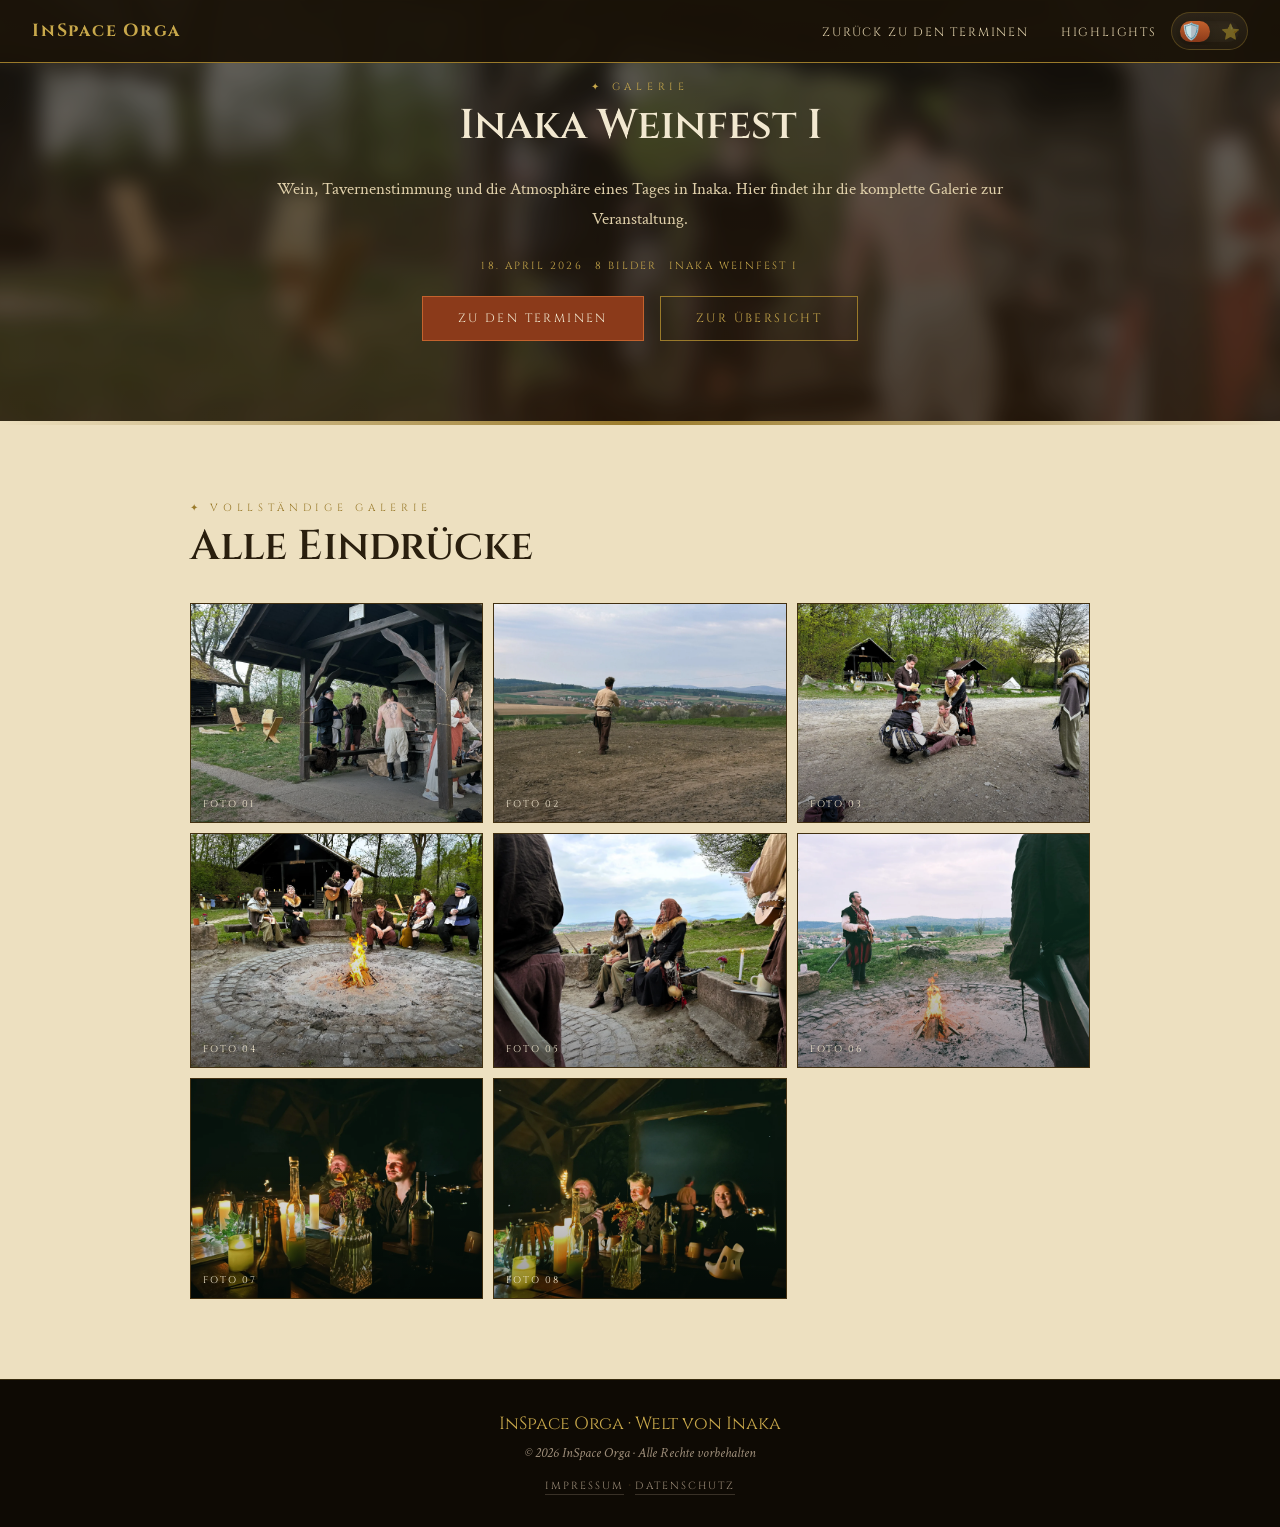
<file: galerien/inaka-weinfest-i.html>
<!DOCTYPE html>
<html lang="de" data-default-theme="fantasy">

<head>
    <meta charset="UTF-8">
    <meta name="viewport" content="width=device-width, initial-scale=1.0">
    <title>Inaka Weinfest I | Galerie</title>
    <meta name="description"
        content="Galerie zum Inaka Weinfest I vom 18. April 2026 mit Eindrücken aus dem Fantasy-LARP der InSpace Orga.">
    <meta name="robots" content="index,follow">
    <link rel="canonical" href="https://inspace-orga.github.io/galerien/inaka-weinfest-i.html">
    <script src="../js/themeToggle.js"></script>
    <link rel="stylesheet" href="../style/base.css?v=2026-08-02-1">
    <link rel="icon" type="image/png" href="../img/InakaWappen_noText.png">
    <meta property="og:locale" content="de_DE">
    <meta property="og:type" content="website">
    <meta property="og:site_name" content="InSpace Orga">
    <meta property="og:title" content="Inaka Weinfest I | Galerie">
    <meta property="og:description"
        content="Galerie zum Inaka Weinfest I vom 18. April 2026 mit Eindrücken aus dem Fantasy-LARP der InSpace Orga.">
    <meta property="og:url" content="https://inspace-orga.github.io/galerien/inaka-weinfest-i.html">
    <meta property="og:image" content="https://inspace-orga.github.io/img/InakaWappen_noText.png">
    <meta property="og:image:alt" content="Wappen von Inaka und InSpace Orga">
    <meta name="twitter:card" content="summary_large_image">
    <meta name="twitter:title" content="Inaka Weinfest I | Galerie">
    <meta name="twitter:description"
        content="Galerie zum Inaka Weinfest I vom 18. April 2026 mit Eindrücken aus dem Fantasy-LARP der InSpace Orga.">
    <script type="application/ld+json">
        {
            "@context": "https://schema.org",
            "@type": "Event",
            "name": "Inaka Weinfest I",
            "description": "Galerie zum Fantasy-Event Inaka Weinfest I.",
            "startDate": "2026-04-18",
            "eventStatus": "https://schema.org/EventCompleted",
            "eventAttendanceMode": "https://schema.org/OfflineEventAttendanceMode",
            "url": "https://inspace-orga.github.io/galerien/inaka-weinfest-i.html",
            "image": [
                "https://inspace-orga.github.io/imgGallery/web/inaka-weinfest-i/IMG%20(1).webp"
            ],
            "organizer": {
                "@type": "Organization",
                "name": "InSpace Orga",
                "url": "https://inspace-orga.github.io/"
            }
        }
    </script>
</head>

<body>
    <nav>
        <div class="nav-logo">InSpace Orga</div>
        <div class="nav-actions">
            <ul class="nav-links">
                <li><a href="../index.html#termine">Zurück zu den Terminen</a></li>
                <li><a href="../index.html#galerie">Highlights</a></li>
            </ul>
            <button class="theme-toggle" type="button" data-theme-toggle aria-label="Zum Sci-Fi-Theme wechseln" title="Zum Sci-Fi-Theme wechseln">
                <span class="theme-toggle-track" aria-hidden="true">
                    <span class="theme-toggle-icon fantasy">🛡️</span>
                    <span class="theme-toggle-thumb"></span>
                    <span class="theme-toggle-icon scifi">⭐</span>
                </span>
            </button>
        </div>
    </nav>

    <section class="section-dark event-gallery-hero event-gallery-hero-weinfest">
        <div class="section-inner">
            <span class="section-label" style="color:var(--gold-light)">✦ Galerie</span>
            <h1 class="section-title light">Inaka Weinfest I</h1>
            <p class="event-gallery-lead">Wein, Tavernenstimmung und die Atmosphäre eines Tages in Inaka. Hier findet ihr
                die komplette Galerie zur Veranstaltung.</p>
            <div class="event-gallery-meta">
                <span>18. April 2026</span>
                <span>8 Bilder</span>
                <span>Inaka Weinfest I</span>
            </div>
            <div class="event-gallery-nav">
                <a class="btn-primary" href="../index.html#termine">Zu den Terminen</a>
                <a class="btn-secondary" href="../index.html#galerie">Zur Übersicht</a>
            </div>
        </div>
    </section>

    <section class="section-parchment">
        <div class="section-inner">
            <span class="section-label">✦ Vollständige Galerie</span>
            <h2 class="section-title">Alle Eindrücke</h2>
            <div class="event-gallery-grid" id="eventGalleryGrid"></div>
        </div>
    </section>

    <script src="../js/galleryViewer.js"></script>
    <script>
        const images = [
            'IMG (1).jpg', 'IMG (2).jpg', 'IMG (3).jpg', 'IMG (4).jpg',
            'IMG (5).jpg', 'IMG (6).jpg', 'IMG (7).jpg', 'IMG (8).jpg'
        ];

        const grid = document.getElementById('eventGalleryGrid');
        const folder = '../imgGallery/web/inaka-weinfest-i';
        const fullPaths = images.map((file) => `${folder}/${file.replace(/\.jpg$/i, '.webp')}`);

        images.forEach((file, index) => {
            const figure = document.createElement('figure');
            figure.className = 'event-gallery-card';
            figure.dataset.galleryIndex = String(index);

            const img = document.createElement('img');
            img.src = `${folder}/${file.replace(/\.jpg$/i, '.webp')}`;
            img.alt = `Inaka Weinfest I - Foto ${String(index + 1).padStart(2, '0')}`;
            img.loading = 'lazy';
            img.decoding = 'async';

            const caption = document.createElement('figcaption');
            caption.textContent = `Foto ${String(index + 1).padStart(2, '0')}`;

            figure.append(img, caption);
            grid.appendChild(figure);
        });

        if (window.initGalleryViewer) {
            window.initGalleryViewer({
                images: fullPaths,
                selector: '#eventGalleryGrid .event-gallery-card',
                title: 'Inaka Weinfest I',
                captions: images.map((_, index) => `Foto ${String(index + 1).padStart(2, '0')}`),
            });
        }
    </script>

    <footer>
        <div class="footer-logo">InSpace Orga · Welt von Inaka</div>
        <p class="footer-copy">© 2026 InSpace Orga · Alle Rechte vorbehalten</p>
        <!-- <div class="footer-stats" aria-live="polite">
            <span class="footer-stats-label">Besucherzähler</span>
            <span class="footer-stats-value" id="pageVisitCount">--</span>
            <span class="footer-stats-status" id="pageVisitStatus">Initialisiere ...</span>
        </div> -->
        <p class="footer-impressum"><a href="https://emmet03.github.io/Pages/impressum.html" target="_blank"
                rel="noopener noreferrer">Impressum</a> · <a href="../datenschutz.html">Datenschutz</a></p>
    </footer>

    <!-- <script src="https://cdn.jsdelivr.net/npm/mqtt/dist/mqtt.min.js"></script> -->
    <!-- <script src="../js/pageCounter.js"></script> -->
</body>

</html>
</file>
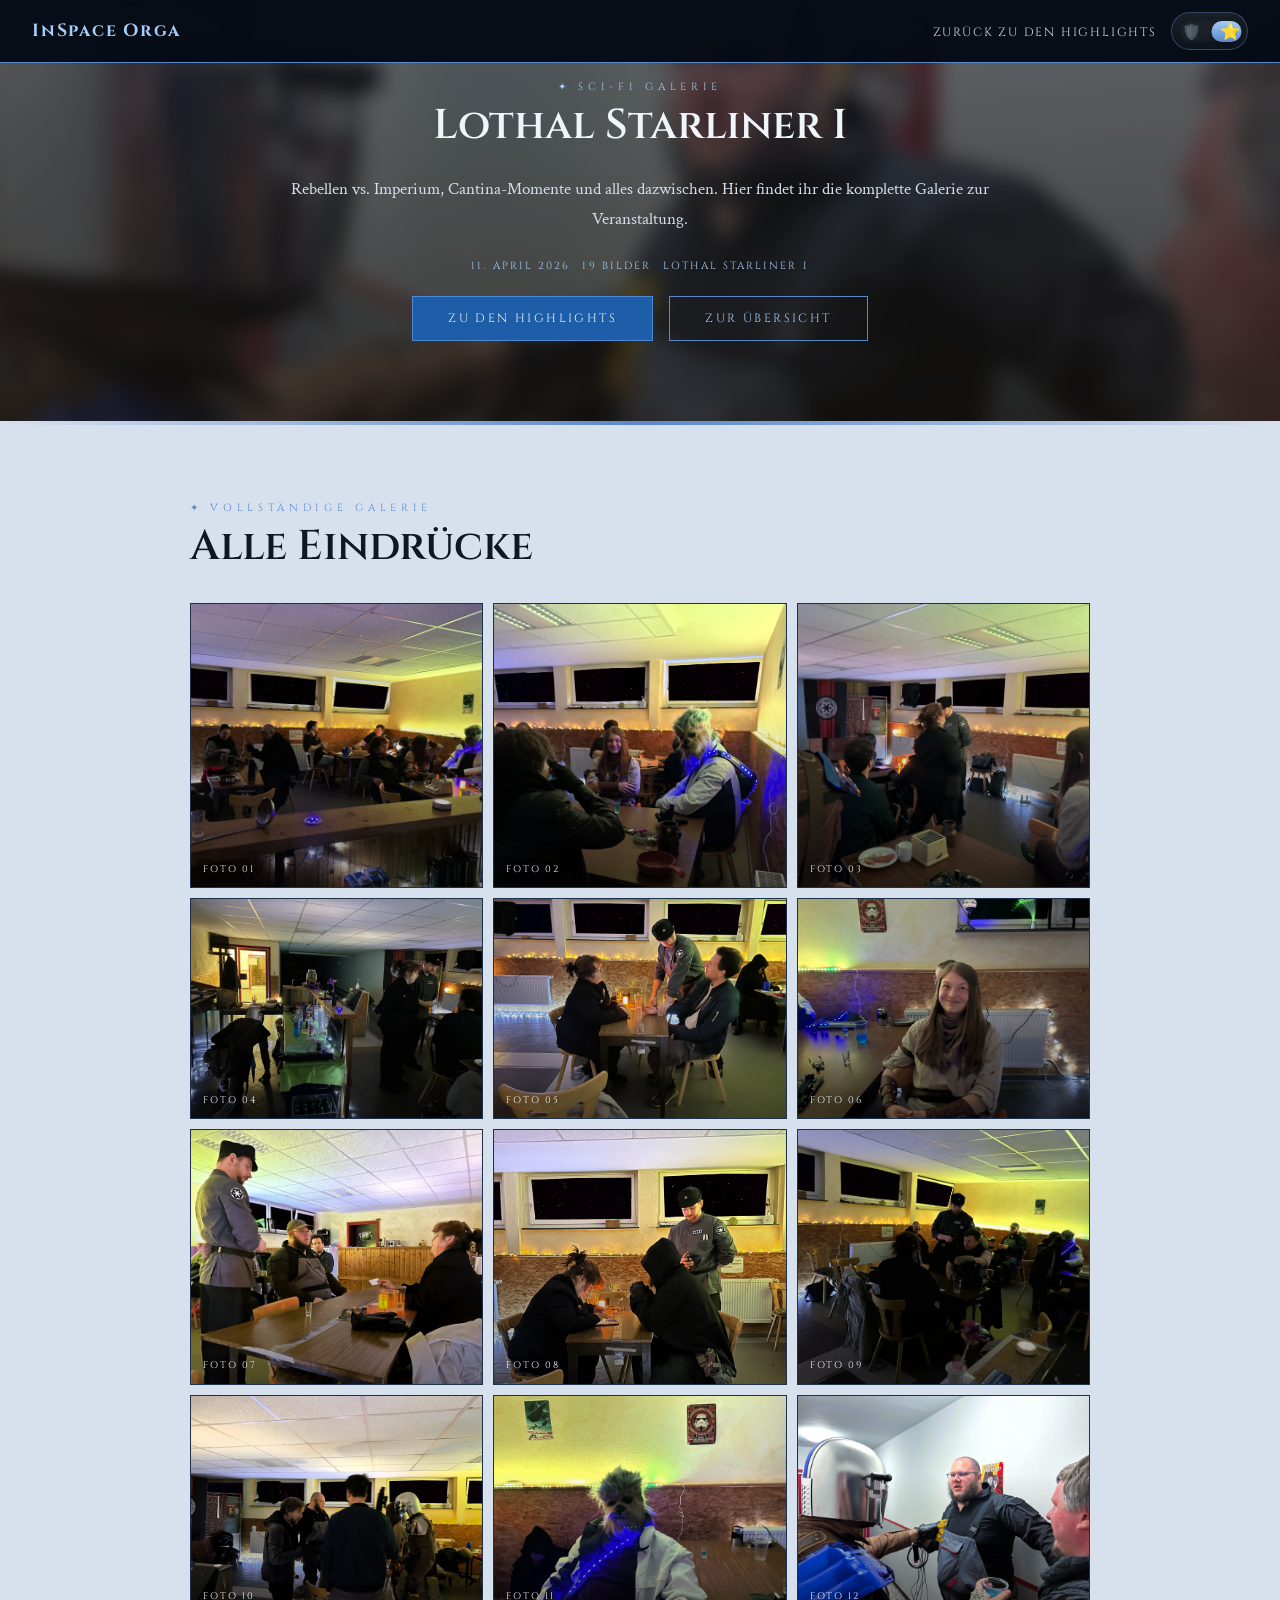
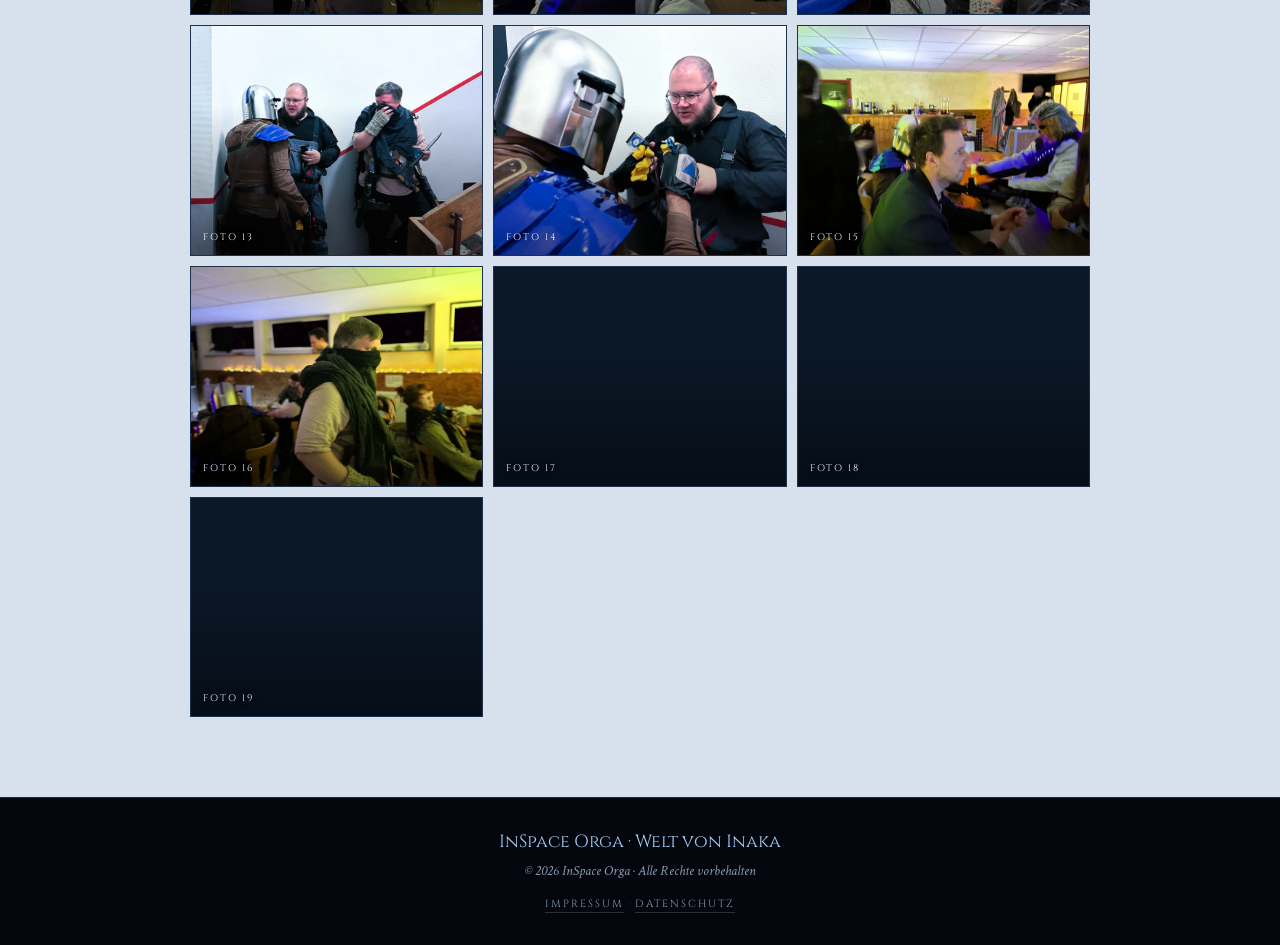
<file: galerien/lothal-starliner-i.html>
﻿<!DOCTYPE html>
<html lang="de" data-default-theme="scifi">

<head>
    <meta charset="UTF-8">
    <meta name="viewport" content="width=device-width, initial-scale=1.0">
    <title>Lothal Starliner I | Sci-Fi-LARP Galerie</title>
    <meta name="description"
        content="Galerie zum Lothal Starliner I vom 11. April 2026 mit Eindrücken aus dem Sci-Fi-LARP der InSpace Orga.">
    <meta name="robots" content="index,follow">
    <link rel="canonical" href="https://inspace-orga.github.io/galerien/lothal-starliner-i.html">
    <script src="../js/themeToggle.js"></script>
    <link rel="stylesheet" href="../style/base.css?v=2026-08-02-1">
    <link rel="icon" type="image/png" href="../img/InakaWappen_noText.png">
    <meta property="og:locale" content="de_DE">
    <meta property="og:type" content="website">
    <meta property="og:site_name" content="InSpace Orga">
    <meta property="og:title" content="Lothal Starliner I | Sci-Fi-LARP Galerie">
    <meta property="og:description"
        content="Galerie zum Lothal Starliner I vom 11. April 2026 mit Eindrücken aus dem Sci-Fi-LARP der InSpace Orga.">
    <meta property="og:url" content="https://inspace-orga.github.io/galerien/lothal-starliner-i.html">
    <meta property="og:image" content="https://inspace-orga.github.io/img/InakaWappen_noText.png">
    <meta property="og:image:alt" content="Wappen von Inaka und InSpace Orga">
    <meta name="twitter:card" content="summary_large_image">
    <meta name="twitter:title" content="Lothal Starliner I | Sci-Fi-LARP Galerie">
    <meta name="twitter:description"
        content="Galerie zum Lothal Starliner I vom 11. April 2026 mit Eindrücken aus dem Sci-Fi-LARP der InSpace Orga.">
    <script type="application/ld+json">
        {
            "@context": "https://schema.org",
            "@type": "Event",
            "name": "Lothal Starliner I",
            "description": "Galerie zum Sci-Fi-Event Lothal Starliner I.",
            "startDate": "2026-04-11",
            "eventStatus": "https://schema.org/EventCompleted",
            "eventAttendanceMode": "https://schema.org/OfflineEventAttendanceMode",
            "url": "https://inspace-orga.github.io/galerien/lothal-starliner-i.html",
            "image": [
                "https://inspace-orga.github.io/imgGallery/web/lothal-starliner-i/edit01.webp"
            ],
            "organizer": {
                "@type": "Organization",
                "name": "InSpace Orga",
                "url": "https://inspace-orga.github.io/"
            }
        }
    </script>
</head>

<body>
    <nav>
        <div class="nav-logo">InSpace Orga</div>
        <div class="nav-actions">
            <ul class="nav-links">
                <li><a href="../index.html#galerie">Zurück zu den Highlights</a></li>
            </ul>
            <button class="theme-toggle" type="button" data-theme-toggle aria-label="Zum Fantasy-Theme wechseln" title="Zum Fantasy-Theme wechseln">
                <span class="theme-toggle-track" aria-hidden="true">
                    <span class="theme-toggle-icon fantasy">🛡️</span>
                    <span class="theme-toggle-thumb"></span>
                    <span class="theme-toggle-icon scifi">⭐</span>
                </span>
            </button>
        </div>
    </nav>

    <section class="section-dark event-gallery-hero event-gallery-hero-lothal">
        <div class="section-inner">
            <span class="section-label" style="color:var(--gold-light)">✦ Sci-Fi Galerie</span>
            <h1 class="section-title light">Lothal Starliner I</h1>
            <p class="event-gallery-lead">Rebellen vs. Imperium, Cantina-Momente und alles dazwischen. Hier findet ihr die
                komplette Galerie zur Veranstaltung.</p>
            <div class="event-gallery-meta">
                <span>11. April 2026</span>
                <span>19 Bilder</span>
                <span>Lothal Starliner I</span>
            </div>
            <div class="event-gallery-nav">
                <a class="btn-primary" href="../index.html#galerie">Zu den Highlights</a>
                <a class="btn-secondary" href="../index.html#termine">Zur Übersicht</a>
            </div>
        </div>
    </section>

    <section class="section-parchment">
        <div class="section-inner">
            <span class="section-label">✦ Vollständige Galerie</span>
            <h2 class="section-title">Alle Eindrücke</h2>
            <div class="event-gallery-grid" id="eventGalleryGrid"></div>
        </div>
    </section>

    <script src="../js/galleryViewer.js"></script>
    <script>
        const images = [
            'edit01.jpg', 'edit02.jpg', 'edit03.jpg', 'edit04.jpg', 'edit05.jpg',
            'edit06.jpg', 'edit07.jpg', 'edit08.jpg', 'edit09.jpg', 'edit10.jpg',
            'edit11.jpg', 'edit12.jpg', 'edit13.jpg', 'edit14.jpg', 'edit15.jpg',
            'edit16.jpg', 'edit17.jpg', 'edit18.jpg', 'edit19.jpg'
        ];

        const grid = document.getElementById('eventGalleryGrid');
        const folder = '../imgGallery/web/lothal-starliner-i';
        const fullPaths = images.map((file) => `${folder}/${file.replace(/\.jpg$/i, '.webp')}`);

        images.forEach((file, index) => {
            const figure = document.createElement('figure');
            figure.className = 'event-gallery-card';
            figure.dataset.galleryIndex = String(index);

            const img = document.createElement('img');
            img.src = `${folder}/${file.replace(/\.jpg$/i, '.webp')}`;
            img.alt = `Lothal Starliner I - Foto ${String(index + 1).padStart(2, '0')}`;
            img.loading = 'lazy';
            img.decoding = 'async';

            const caption = document.createElement('figcaption');
            caption.textContent = `Foto ${String(index + 1).padStart(2, '0')}`;

            figure.append(img, caption);
            grid.appendChild(figure);
        });

        if (window.initGalleryViewer) {
            window.initGalleryViewer({
                images: fullPaths,
                selector: '#eventGalleryGrid .event-gallery-card',
                title: 'Lothal Starliner I',
                captions: images.map((_, index) => `Foto ${String(index + 1).padStart(2, '0')}`),
            });
        }
    </script>

    <footer>
        <div class="footer-logo">InSpace Orga · Welt von Inaka</div>
        <p class="footer-copy">© 2026 InSpace Orga · Alle Rechte vorbehalten</p>
        <!-- <div class="footer-stats" aria-live="polite">
            <span class="footer-stats-label">Besucherzähler</span>
            <span class="footer-stats-value" id="pageVisitCount">--</span>
            <span class="footer-stats-status" id="pageVisitStatus">Initialisiere ...</span>
        </div> -->
        <p class="footer-impressum"><a href="https://emmet03.github.io/Pages/impressum.html" target="_blank"
                rel="noopener noreferrer">Impressum</a> · <a href="../datenschutz.html">Datenschutz</a></p>
    </footer>

    <!-- <script src="https://cdn.jsdelivr.net/npm/mqtt/dist/mqtt.min.js"></script> -->
    <!-- <script src="../js/pageCounter.js"></script> -->
</body>

</html>
</file>
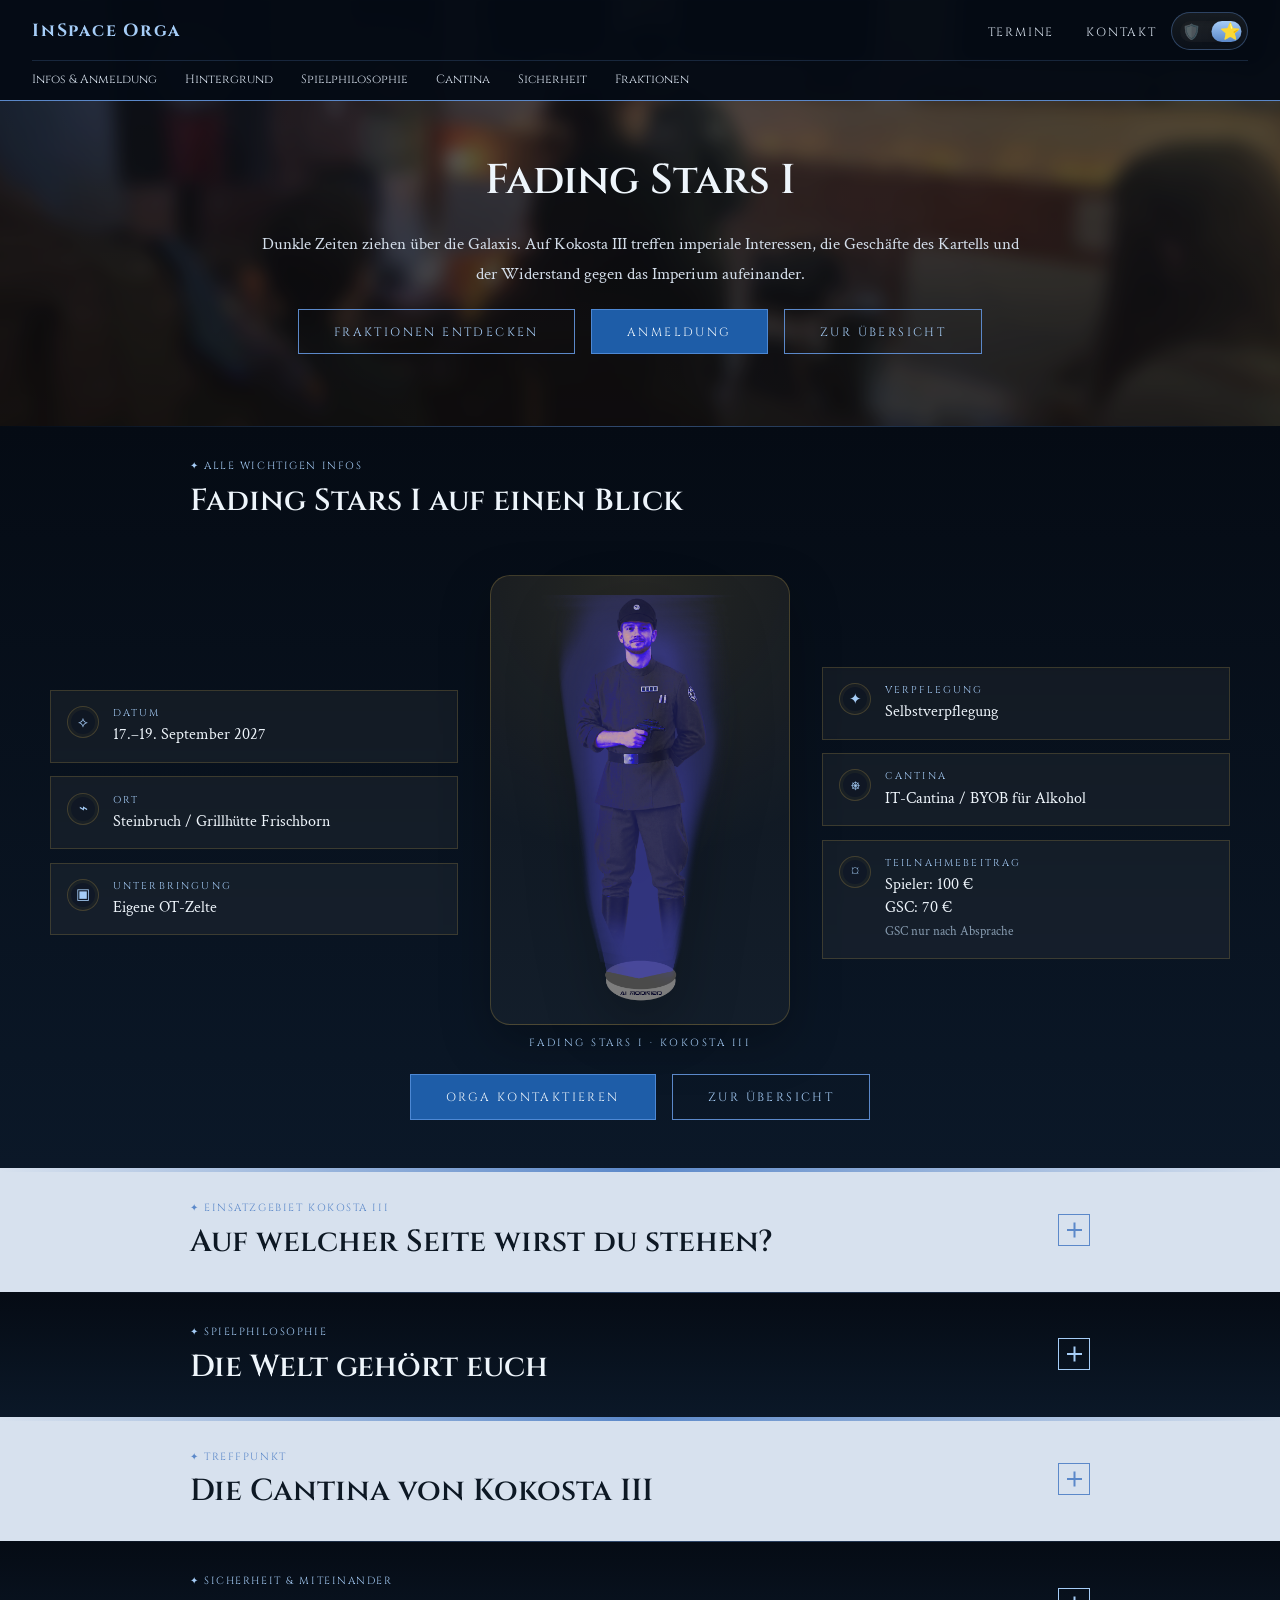
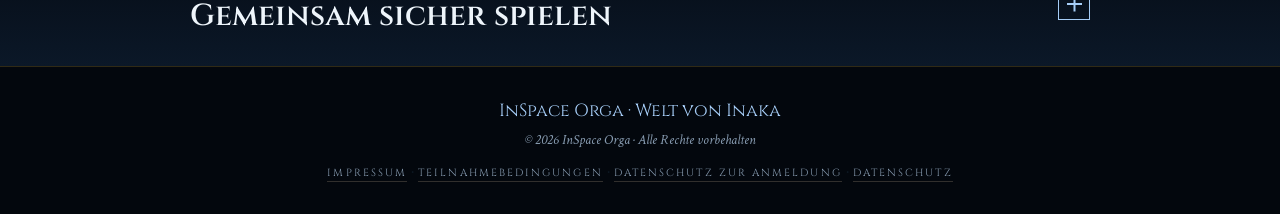
<file: Veranstaltungen/fading-stars-i.html>
<!DOCTYPE html>
<html lang="de" data-default-theme="scifi" data-prefer-default-theme="true">

<head>
    <meta charset="UTF-8">
    <meta name="viewport" content="width=device-width, initial-scale=1.0">
    <title>Fading Stars I | Sci-Fi-LARP auf Kokosta III | InSpace Orga</title>
    <meta name="description" content="Sci-Fi-LARP vom 17.–19. September 2027 in Frischborn: Entdecke Fading Stars I auf Kokosta III, die drei Fraktionen und alle Infos zur Anmeldung.">
    <meta name="robots" content="index,follow">
    <link rel="canonical" href="https://inspace-orga.github.io/Veranstaltungen/fading-stars-i.html">
    <meta property="og:locale" content="de_DE">
    <meta property="og:type" content="website">
    <meta property="og:site_name" content="InSpace Orga">
    <meta property="og:title" content="Fading Stars I | Sci-Fi-LARP auf Kokosta III">
    <meta property="og:description" content="17.–19. September 2027 in Frischborn: Drei Fraktionen, ein Planet und deine Geschichte. Alle Infos zum Sci-Fi-LARP und zur Anmeldung.">
    <meta property="og:url" content="https://inspace-orga.github.io/Veranstaltungen/fading-stars-i.html">
    <meta property="og:image" content="https://inspace-orga.github.io/imgGallery/web/lothal-starliner-i/edit12.webp">
    <meta property="og:image:alt" content="Sci-Fi-LARP-Szene auf Kokosta III">
    <meta name="twitter:card" content="summary_large_image">
    <meta name="twitter:title" content="Fading Stars I | Sci-Fi-LARP auf Kokosta III">
    <meta name="twitter:description" content="17.–19. September 2027 in Frischborn: Entdecke die Fraktionen und alle Infos zu Fading Stars I und zur Anmeldung.">
    <meta name="twitter:image" content="https://inspace-orga.github.io/imgGallery/web/lothal-starliner-i/edit12.webp">
    <meta name="twitter:image:alt" content="Sci-Fi-LARP-Szene auf Kokosta III">
    <script src="../js/themeToggle.js"></script>
    <link rel="stylesheet" href="../style/base.css?v=2026-08-02-1">
    <link rel="stylesheet" href="../style/event-sections.css?v=2026-11-02-2">
    <script src="../js/eventSections.js?v=2026-11-02-3" defer></script>
    <link rel="icon" type="image/png" href="../img/InakaWappen_noText.png">
</head>

<body class="event-page">
    <nav aria-label="Veranstaltungsnavigation">
        <div class="nav-logo">InSpace Orga</div>
        <div class="nav-actions">
            <ul class="nav-links">
                <li><a href="../index.html#termine">Termine</a></li>
                <li><a href="../index.html#kontakt">Kontakt</a></li>
            </ul>
            <button class="theme-toggle" type="button" data-theme-toggle aria-label="Zum Fantasy-Theme wechseln"
                title="Zum Fantasy-Theme wechseln">
                <span class="theme-toggle-track" aria-hidden="true">
                    <span class="theme-toggle-icon fantasy">🛡️</span>
                    <span class="theme-toggle-thumb"></span>
                    <span class="theme-toggle-icon scifi">⭐</span>
                </span>
            </button>
        </div>

        <ul class="event-section-links" aria-label="Abschnitte">
            <li><a href="#anmeldung">Infos &amp; Anmeldung</a></li>
            <li><a href="#story">Hintergrund</a></li>
            <li><a href="#spiel">Spielphilosophie</a></li>
            <li><a href="#cantina">Cantina</a></li>
            <li><a href="#sicherheit">Sicherheit</a></li>
            <li><a href="fading-stars-i/fraktionen.html">Fraktionen</a></li>
        </ul>
    </nav>

    <main>
        <section class="section-dark event-gallery-hero event-detail-hero-fading-stars event-overview-hero">
            <div class="section-inner event-overview-inner">
                <h1 class="section-title light">Fading Stars I</h1>
                <p class="event-gallery-lead">Dunkle Zeiten ziehen über die Galaxis. Auf Kokosta III treffen imperiale
                    Interessen, die Geschäfte des Kartells und der Widerstand gegen das Imperium aufeinander.</p>

                <div class="event-gallery-nav">
                    <a class="btn-secondary" href="fading-stars-i/fraktionen.html">Fraktionen entdecken</a>
                    <a class="btn-primary" href="https://docs.google.com/forms/d/e/1FAIpQLSfuLttumCdgeh2Ge5U8H3HmmzI0g3PFTs_3UaTC6Xyetln7dA/viewform?usp=header ">Anmeldung</a>
                    <a class="btn-secondary" href="../index.html#termine">Zur Übersicht</a>
                </div>

            </div>
        </section>

        <section class="section-dark event-overview-section" id="anmeldung">
            <div class="section-inner event-overview-inner">
                <div class="event-disclosure-heading event-overview-heading">
                    <h2 class="event-disclosure-titles"><span class="section-label" style="color:var(--gold-light)">✦ Alle wichtigen Infos</span><span class="section-title light">Fading Stars I auf einen Blick</span></h2>
                </div>
                <div class="event-disclosure-body">
                    <div class="event-overview-layout">
                        <div class="event-overview-facts event-overview-facts-left" aria-label="OT-Informationen">
                            <article class="event-overview-fact">
                                <span class="event-overview-fact-icon" aria-hidden="true">⟡</span>
                                <div>
                                    <div class="event-overview-fact-label">Datum</div>
                                    <div class="event-overview-fact-value">17.–19. September 2027</div>
                                </div>
                            </article>
                            <article class="event-overview-fact">
                                <span class="event-overview-fact-icon" aria-hidden="true">⌁</span>
                                <div>
                                    <div class="event-overview-fact-label">Ort</div>
                                    <div class="event-overview-fact-value">Steinbruch / Grillhütte Frischborn</div>
                                </div>
                            </article>
                            <article class="event-overview-fact">
                                <span class="event-overview-fact-icon" aria-hidden="true">▣</span>
                                <div>
                                    <div class="event-overview-fact-label">Unterbringung</div>
                                    <div class="event-overview-fact-value">Eigene OT-Zelte</div>
                                </div>
                            </article>
                        </div>

                        <figure class="event-overview-visual">
                            <div class="event-overview-frame">
                                <img src="../img/voff.png" alt="Logo für Fading Stars I" loading="eager" decoding="async">
                            </div>
                            <figcaption>Fading Stars I · Kokosta III</figcaption>
                        </figure>

                        <div class="event-overview-facts event-overview-facts-right" aria-label="Weitere OT-Informationen">
                            <article class="event-overview-fact">
                                <span class="event-overview-fact-icon" aria-hidden="true">✦</span>
                                <div>
                                    <div class="event-overview-fact-label">Verpflegung</div>
                                    <div class="event-overview-fact-value">Selbstverpflegung</div>
                                </div>
                            </article>
                            <article class="event-overview-fact">
                                <span class="event-overview-fact-icon" aria-hidden="true">⎈</span>
                                <div>
                                    <div class="event-overview-fact-label">Cantina</div>
                                    <div class="event-overview-fact-value">IT-Cantina / BYOB für Alkohol</div>
                                </div>
                            </article>
                            <article class="event-overview-fact">
                                <span class="event-overview-fact-icon" aria-hidden="true">¤</span>
                                <div>
                                    <div class="event-overview-fact-label">Teilnahmebeitrag</div>
                                    <div class="event-overview-fact-value">Spieler: 100 €<br>GSC: 70 €<br><small>GSC nur nach Absprache</small></div>
                                </div>
                            </article>
                        </div>
                    </div>

                    <div class="event-gallery-nav event-overview-actions">
                        <a class="btn-primary" href="../index.html#kontakt">Orga kontaktieren</a>
                        <a class="btn-secondary" href="../index.html#termine">Zur Übersicht</a>
                    </div>
                </div>
            </div>
        </section>

        <section class="section-parchment" id="story">
            <div class="section-inner">
                <details class="event-disclosure">
                    <summary class="event-disclosure-heading">
                        <h2 class="event-disclosure-titles"><span class="section-label">✦ Einsatzgebiet Kokosta III</span><span class="section-title">Auf welcher Seite wirst du stehen?</span></h2>
                        <span class="event-disclosure-icon" aria-hidden="true"></span>
                    </summary>
                    <div class="event-disclosure-body">
                        <div class="invitation-layout story-layout">
                            <div class="invitation-copy">
                                <p>Unaufhaltsam weitet das Galaktische Imperium seinen Einfluss aus. Selbst entlegene Systeme,
                                    fernab der großen Handelsrouten und politischen Zentren, geraten zunehmend unter den Schatten
                                    der imperialen Kriegsmaschinerie.</p>
                                <p>Nun hat dieser Schatten Kokosta III erreicht. Auf den ersten Blick ist der abgelegene Planet kaum
                                    mehr als ein unbedeutender Außenposten am Rand der Galaxis. Doch tief unter seiner Oberfläche
                                    lagert ein Vermögen: gewaltige Diamantvorkommen, deren Minen unglaubliche Profite versprechen.</p>
                                <p>Und wo Reichtümer locken, folgen jene, die bereit sind, dafür jedes Risiko einzugehen. Doch nicht
                                    jeder auf Kokosta III heißt die neuen Gäste willkommen.</p>
                                <p>Die Bewohner beobachtet die zunehmende imperiale Einflussnahme mit großer Sorge und versuchen ein
                                    Bündnis mit der Allianz zu schließen.</p>
                                <p>Zwischen imperialen Interessen, den Geschäften des Kartells und dem Widerstand gegen das Imperiale
                                    Regime wird Kokosta III zum Schauplatz eines gefährlichen Spiels.</p>
                                <h3 class="section-subtitle">Auf welcher Seite wirst du stehen?</h3>
                                <a class="btn-primary" href="fading-stars-i/fraktionen.html">Die drei Fraktionen kennenlernen</a>
                            </div>
                            <figure class="event-detail-image event-detail-image-fading-stars">
                                <img src="../imgGallery/web/lothal-starliner-i/edit12.webp"
                                    alt="Sci-Fi-LARP-Szene auf Kokosta III"
                                    loading="lazy" decoding="async">
                            </figure>
                        </div>
                    </div>
                </details>
            </div>
        </section>

        <section class="section-dark" id="spiel">
            <div class="section-inner">
                <details class="event-disclosure">
                    <summary class="event-disclosure-heading">
                        <h2 class="event-disclosure-titles"><span class="section-label" style="color:var(--gold-light)">✦ Spielphilosophie</span><span class="section-title light">Die Welt gehört euch</span></h2>
                        <span class="event-disclosure-icon" aria-hidden="true"></span>
                    </summary>
                    <div class="event-disclosure-body">
                        <div class="invitation-copy">
                            <h3 class="section-subtitle light">Du kannst, was du darstellen kannst</h3>
                            <p>Wir spielen nach dem Prinzip DKWDDK – „Du kannst, was du darstellen kannst.“</p>
                            <p>Es gibt keine Charakterwerte, Fähigkeitenlisten oder Punktesysteme, die darüber entscheiden, was
                                dein Charakter kann. Wenn du etwas glaubwürdig darstellen kannst und deine Mitspieler darauf
                                eingehen können, kannst du es ins Spiel bringen. Dabei gilt immer: Schönes gemeinsames Spiel
                                geht vor Gewinnen.</p>
                            <h3 class="section-subtitle light">Sandbox-LARP</h3>
                            <p>Fading Stars ist ein Sandbox-LARP.</p>
                            <p>Es gibt keine vorgegebene Geschichte, die ihr auf einem bestimmten Weg lösen müsst. Die Welt, ihre
                                Fraktionen, Konflikte und Interessen bilden den Rahmen – was daraus entsteht, liegt bei euch. Eure
                                Entscheidungen können Auswirkungen haben, Bündnisse können entstehen oder zerbrechen und Konflikte
                                können vollkommen anders verlaufen, als ursprünglich erwartet.</p>
                            <p>Es gibt also nicht den einen „richtigen“ Weg und auch nicht die eine Seite, die gewinnen muss.</p>
                        </div>
                        <div class="play-boundaries">
                            <div class="play-boundary">
                                <h3>Wirklich Wirklich</h3>
                                <p><b>„Wirklich Wirklich“</b> bedeutet: Das Gesagte ist OT ernst gemeint.</p>
                                <p>Damit könnt ihr innerhalb einer laufenden Szene deutlich machen, dass etwas keine Aussage eures
                                    Charakters ist, sondern ein tatsächliches Bedürfnis oder eine tatsächliche Grenze.</p>
                                <p>Beispiel:<br>„Ich möchte da wirklich wirklich nicht mitgehen.“</p>
                                <p>Eine solche Aussage wird nicht diskutiert oder im Spiel übergangen. Die Grenze ist zu respektieren.
                                    Wenn eine Situation vollständig gestoppt werden muss oder tatsächlich etwas passiert ist, geht die
                                    OT-Sicherheit selbstverständlich immer vor dem Spiel.</p>
                            </div>
                            <div class="play-boundary">
                                <h3>Infight &amp; Körperkontakt</h3>
                                <p>Infight findet ausschließlich nach vorheriger Absprache und mit Zustimmung aller Beteiligten statt.</p>
                                <p>Infight bedeutet dargestellter körperlicher Kampf ohne LARP-Waffen, beispielsweise Ringen, Schubsen
                                    oder eine gespielte Kneipenschlägerei.</p>
                                <p>Dabei gilt ganz einfach:</p>
                                <p>Wir spielen einen Kampf – wir prügeln uns nicht wirklich.</p>
                                <p>Schläge, Tritte oder andere Aktionen mit echter Verletzungsabsicht haben auf der Veranstaltung nichts
                                    verloren. Auch bei abgesprochenem Infight sind alle Beteiligten dafür verantwortlich, aufeinander zu
                                    achten und die eigenen Grenzen sowie die Grenzen ihrer Mitspieler zu respektieren.</p>
                                <p>OT-Sicherheit und persönliche Grenzen stehen immer über dem Spiel.</p>
                            </div>
                        </div>
                    </div>
                </details>
            </div>
        </section>

        <section class="section-parchment" id="cantina">
            <div class="section-inner">
                <details class="event-disclosure">
                    <summary class="event-disclosure-heading">
                        <h2 class="event-disclosure-titles"><span class="section-label">✦ Treffpunkt</span><span class="section-title">Die Cantina von Kokosta III</span></h2>
                        <span class="event-disclosure-icon" aria-hidden="true"></span>
                    </summary>
                    <div class="event-disclosure-body">
                        <div class="invitation-copy">
                            <p>Auf Kokosta III wird es eine Cantina als zentralen Treffpunkt für alle Spieler geben.</p>
                            <p>Dort könnt ihr euch zwischen euren Geschäften, Missionen und politischen Intrigen treffen, Kontakte
                                knüpfen, Informationen austauschen oder einfach etwas trinken.</p>
                            <p>Eine Auswahl an Getränken wird von uns bereitgestellt. Zusätzlich freuen wir uns, wenn wir das Angebot
                                gemeinsam mit euch nach dem BYOB-Prinzip – Bring Your Own Bottle erweitern können.</p>
                            <p>Wenn ihr möchtet, bringt also gerne passende Getränke mit, die ihr in der Cantina mit anderen teilen
                                könnt. So entsteht hoffentlich eine abwechslungsreiche Auswahl und ein lebendiger Treffpunkt für alle
                                Bewohner und Besucher von Kokosta III.</p>
                        </div>
                    </div>
                </details>
            </div>
        </section>

        <section class="section-dark" id="sicherheit">
            <div class="section-inner">
                <details class="event-disclosure">
                    <summary class="event-disclosure-heading">
                        <h2 class="event-disclosure-titles"><span class="section-label" style="color:var(--gold-light)">✦ Sicherheit &amp; Miteinander</span><span class="section-title light">Gemeinsam sicher spielen</span></h2>
                        <span class="event-disclosure-icon" aria-hidden="true"></span>
                    </summary>
                    <div class="event-disclosure-body">
                        <div class="invitation-copy">
                            <h3 class="section-subtitle light">Waffen</h3>
                            <p>Auf der Veranstaltung sind ausschließlich handelsübliche nicht modifizierte NERF-Blaster sowie LARP
                                Waffen zugelassen.</p>
                            <p>NERF-Blaster dürfen technisch nicht verändert oder in ihrer Leistung gesteigert worden sein. Optische
                                Veränderungen, beispielsweise eine zum Charakter passende Lackierung oder Gestaltung, sind erlaubt,
                                sofern dadurch die sichere Nutzung nicht beeinträchtigt wird. LARP-Waffen müssen für den Einsatz im
                                LARP geeignet und in einem sicheren, unbeschädigten Zustand sein.</p>
                            <p>Jeder Teilnehmer ist selbst dafür verantwortlich, dass die von ihm mitgebrachten und verwendeten Waffen
                                sicher und regelkonform sind. Eine Prüfung oder Freigabe der Waffen durch die Orga findet nicht statt.
                                Beschädigte, unsichere oder anderweitig ungeeignete Waffen dürfen nicht verwendet werden. Bitte geht
                                jederzeit verantwortungsvoll mit euren Waffen um und nehmt Rücksicht auf eure Mitspieler.</p>
                            <h3 class="section-subtitle light">Machtanwender &amp; Rüstung</h3>
                            <p>Das Spielen von Machtanwendern ist auf der Veranstaltung nicht gestattet.</p>
                            <p>Treffer auf Rüstung sind der Fairness halber genauso wie Treffer ohne Rüstung auszuspielen. Nach eigenem
                                Ermessen kann man mit Rüstung etwas mehr einstecken. Eine überpowerte Rüstung ist jedoch verboten,
                                beispielsweise Beskar.</p>
                            <h3 class="section-subtitle light">Pyrotechnik</h3>
                            <p>Grundsätzlich ist jede Art von Pyrotechnik verboten. Ausnahmen können mit der Orga geklärt werden.</p>
                            <h3 class="section-subtitle light">Miteinander &amp; Hausrecht</h3>
                            <p>IT-Konflikte, Verrat, Drohungen und Feindschaften dürfen gerne Teil des Spiels sein. OT erwarten wir
                                trotzdem einen respektvollen Umgang miteinander.</p>
                            <p>Belästigungen, absichtliche Grenzüberschreitungen, gefährliches Verhalten oder massiv störendes
                                Verhalten werden nicht mit „war doch nur IT“ gerechtfertigt.</p>
                            <p>Bei schwerwiegendem oder wiederholtem Fehlverhalten behält sich die Orga vor, von ihrem Hausrecht
                                Gebrauch zu machen und Personen von der Veranstaltung auszuschließen beziehungsweise des
                                Veranstaltungsgeländes zu verweisen.</p>
                            <h3 class="section-subtitle light">Teilnahmebedingungen</h3>
                            <p>Die Teilnahme an der Veranstaltung ist ausschließlich volljährigen Personen ab 18 Jahren gestattet.</p>
                            <p>Für die Teilnahme ist eine gültige private Haftpflichtversicherung erforderlich. Mit der Anmeldung
                                bestätigt jeder Teilnehmer, über einen entsprechenden Versicherungsschutz zu verfügen.</p>
                            <p>Die Veranstaltung ist nicht gewinnorientiert. Sämtliche Teilnahmebeiträge dienen ausschließlich der
                                Deckung der im Zusammenhang mit der Planung und Durchführung der Con entstehenden Kosten. Etwaige
                                Überschüsse werden vollständig für veranstaltungsbezogene Ausgaben verwendet.</p>
                        </div>
                    </div>
                </details>
            </div>
        </section>
    </main>

    <footer>
        <div class="footer-logo">InSpace Orga · Welt von Inaka</div>
        <p class="footer-copy">© 2026 InSpace Orga · Alle Rechte vorbehalten</p>
        <p class="footer-impressum"><a href="https://emmet03.github.io/Pages/impressum.html" target="_blank" rel="noopener noreferrer">Impressum</a> · <a href="fading-stars-i/agb.html">Teilnahmebedingungen</a> · <a href="fading-stars-i/datenschutz.html">Datenschutz zur Anmeldung</a> · <a href="../datenschutz.html">Datenschutz</a></p>
    </footer>
</body>

</html>
</file>
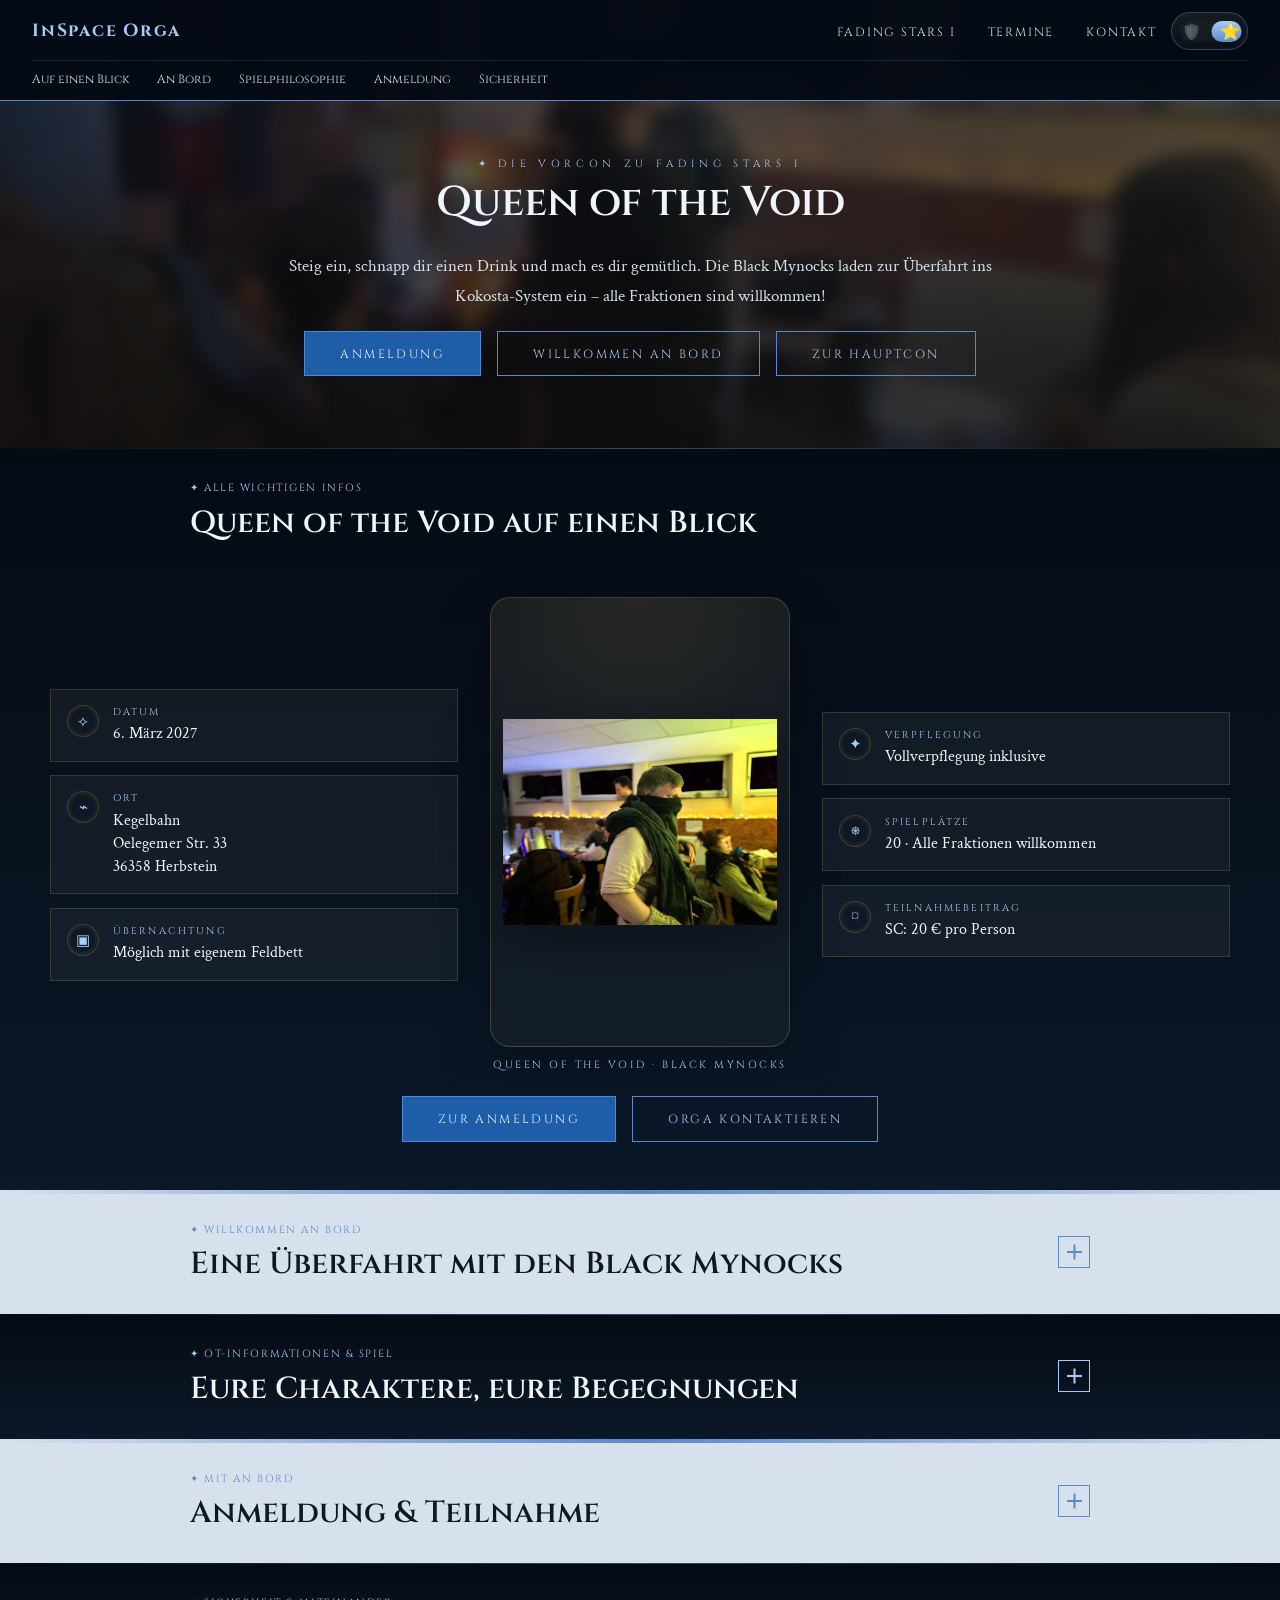
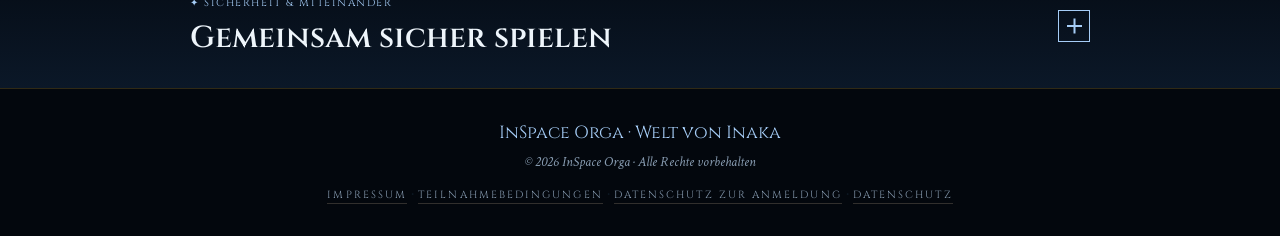
<file: Veranstaltungen/queen-of-the-void.html>
<!DOCTYPE html>
<html lang="de" data-default-theme="scifi" data-prefer-default-theme="true">

<head>
    <meta charset="UTF-8">
    <meta name="viewport" content="width=device-width, initial-scale=1.0">
    <title>Queen of the Void | Vorcon zu Fading Stars I | InSpace Orga</title>
    <meta name="description" content="Cantina-Vorcon zu Fading Stars I am 6. März 2027 in Herbstein: 20 Spielplätze, 20 € inklusive Vollverpflegung und Übernachtungsmöglichkeit.">
    <meta name="robots" content="index,follow">
    <link rel="canonical" href="https://inspace-orga.github.io/Veranstaltungen/queen-of-the-void.html">
    <meta property="og:locale" content="de_DE">
    <meta property="og:type" content="website">
    <meta property="og:site_name" content="InSpace Orga">
    <meta property="og:title" content="Queen of the Void | Vorcon zu Fading Stars I">
    <meta property="og:description" content="Cantina-Vorcon zu Fading Stars I am 6. März 2027 in Herbstein: 20 Spielplätze, 20 € inklusive Vollverpflegung und Übernachtungsmöglichkeit.">
    <meta property="og:url" content="https://inspace-orga.github.io/Veranstaltungen/queen-of-the-void.html">
    <meta property="og:image" content="https://inspace-orga.github.io/imgGallery/web/lothal-starliner-i/edit12.webp">
    <meta property="og:image:alt" content="Szene aus Lothal Starliner I">
    <meta name="twitter:card" content="summary_large_image">
    <meta name="twitter:title" content="Queen of the Void | Vorcon zu Fading Stars I">
    <meta name="twitter:description" content="Cantina-Vorcon zu Fading Stars I am 6. März 2027 in Herbstein: 20 Spielplätze, 20 € inklusive Vollverpflegung und Übernachtungsmöglichkeit.">
    <meta name="twitter:image" content="https://inspace-orga.github.io/imgGallery/web/lothal-starliner-i/edit12.webp">
    <meta name="twitter:image:alt" content="Szene aus Lothal Starliner I">
    <script src="../js/themeToggle.js"></script>
    <link rel="stylesheet" href="../style/base.css?v=2026-08-02-1">
    <link rel="stylesheet" href="../style/queen-of-the-void.css?v=2026-11-02-1">
    <link rel="stylesheet" href="../style/event-sections.css?v=2026-11-02-2">
    <script src="../js/eventSections.js?v=2026-11-02-3" defer></script>
    <link rel="icon" type="image/png" href="../img/InakaWappen_noText.png">
</head>

<body class="event-page">
    <nav aria-label="Veranstaltungsnavigation">
        <div class="nav-logo">InSpace Orga</div>
        <div class="nav-actions">
            <ul class="nav-links">
                <li><a href="fading-stars-i.html">Fading Stars I</a></li>
                <li><a href="../index.html#termine">Termine</a></li>
                <li><a href="../index.html#kontakt">Kontakt</a></li>
            </ul>
            <button class="theme-toggle" type="button" data-theme-toggle aria-label="Zum Fantasy-Theme wechseln"
                title="Zum Fantasy-Theme wechseln">
                <span class="theme-toggle-track" aria-hidden="true">
                    <span class="theme-toggle-icon fantasy">🛡️</span>
                    <span class="theme-toggle-thumb"></span>
                    <span class="theme-toggle-icon scifi">⭐</span>
                </span>
            </button>
        </div>

        <ul class="event-section-links" aria-label="Abschnitte">
            <li><a href="#infos">Auf einen Blick</a></li>
            <li><a href="#story">An Bord</a></li>
            <li><a href="#spiel">Spielphilosophie</a></li>
            <li><a href="#anmeldung">Anmeldung</a></li>
            <li><a href="#sicherheit">Sicherheit</a></li>
        </ul>
    </nav>

    <main>
        <section class="section-dark event-gallery-hero event-detail-hero-fading-stars event-overview-hero">
            <div class="section-inner event-overview-inner">
                <span class="section-label" style="color:var(--gold-light)">✦ Die Vorcon zu Fading Stars I</span>
                <h1 class="section-title light">Queen of the Void</h1>
                <p class="event-gallery-lead">Steig ein, schnapp dir einen Drink und mach es dir gemütlich.
                    Die Black Mynocks laden zur Überfahrt ins Kokosta-System ein – alle Fraktionen sind willkommen!</p>
                <div class="event-gallery-nav">
                    <a class="btn-primary" href="https://docs.google.com/forms/d/e/1FAIpQLSfYIzcMOzdX2QiHJQf1UxrpkGWsffGiDIq7y4vH6mUOA6pK-Q/viewform">Anmeldung</a>
                    <a class="btn-secondary" href="#story">Willkommen an Bord</a>
                    <a class="btn-secondary" href="fading-stars-i.html">Zur Hauptcon</a>
                </div>
            </div>
        </section>

        <section class="section-dark event-overview-section" id="infos">
            <div class="section-inner event-overview-inner">
                <div class="event-disclosure-heading event-overview-heading">
                    <h2 class="event-disclosure-titles"><span class="section-label" style="color:var(--gold-light)">✦ Alle wichtigen Infos</span><span class="section-title light">Queen of the Void auf einen Blick</span></h2>
                </div>
                <div class="event-disclosure-body">
                    <div class="event-overview-layout">
                        <div class="event-overview-facts event-overview-facts-left" aria-label="OT-Informationen">
                            <article class="event-overview-fact">
                                <span class="event-overview-fact-icon" aria-hidden="true">⟡</span>
                                <div>
                                    <div class="event-overview-fact-label">Datum</div>
                                    <div class="event-overview-fact-value"><time datetime="2027-03-06">6. März 2027</time></div>
                                </div>
                            </article>
                            <article class="event-overview-fact">
                                <span class="event-overview-fact-icon" aria-hidden="true">⌁</span>
                                <div>
                                    <div class="event-overview-fact-label">Ort</div>
                                    <div class="event-overview-fact-value">Kegelbahn<br><span data-nosnippet>Oelegemer Str. 33<br>36358 </span>Herbstein</div>
                                </div>
                            </article>
                            <article class="event-overview-fact">
                                <span class="event-overview-fact-icon" aria-hidden="true">▣</span>
                                <div>
                                    <div class="event-overview-fact-label">Übernachtung</div>
                                    <div class="event-overview-fact-value">Möglich mit eigenem Feldbett</div>
                                </div>
                            </article>
                        </div>
                        <figure class="event-overview-visual">
                            <div class="event-overview-frame">
                                <img src="../imgGallery/web/lothal-starliner-i/edit16.webp" alt="Black Mynocks – Szene aus Lothal Starliner I" loading="eager" decoding="async">
                            </div>
                            <figcaption>Queen of the Void · Black Mynocks</figcaption>
                        </figure>
                        <div class="event-overview-facts event-overview-facts-right" aria-label="Weitere OT-Informationen">
                            <article class="event-overview-fact">
                                <span class="event-overview-fact-icon" aria-hidden="true">✦</span>
                                <div>
                                    <div class="event-overview-fact-label">Verpflegung</div>
                                    <div class="event-overview-fact-value">Vollverpflegung inklusive</div>
                                </div>
                            </article>
                            <article class="event-overview-fact">
                                <span class="event-overview-fact-icon" aria-hidden="true">⎈</span>
                                <div>
                                    <div class="event-overview-fact-label">Spielplätze</div>
                                    <div class="event-overview-fact-value">20 · Alle Fraktionen willkommen</div>
                                </div>
                            </article>
                            <article class="event-overview-fact">
                                <span class="event-overview-fact-icon" aria-hidden="true">¤</span>
                                <div>
                                    <div class="event-overview-fact-label">Teilnahmebeitrag</div>
                                    <div class="event-overview-fact-value">SC: 20 € pro Person</div>
                                </div>
                            </article>
                        </div>
                    </div>
                    <div class="event-gallery-nav event-overview-actions">
                        <a class="btn-primary" href="https://docs.google.com/forms/d/e/1FAIpQLSfYIzcMOzdX2QiHJQf1UxrpkGWsffGiDIq7y4vH6mUOA6pK-Q/viewform">Zur Anmeldung</a>
                        <a class="btn-secondary" href="../index.html#kontakt">Orga kontaktieren</a>
                    </div>
                </div>
            </div>
        </section>

        <section class="section-parchment" id="story">
            <div class="section-inner">
                <details class="event-disclosure">
                    <summary class="event-disclosure-heading">
                        <h2 class="event-disclosure-titles"><span class="section-label">✦ Willkommen an Bord</span><span class="section-title">Eine Überfahrt mit den Black Mynocks</span></h2>
                        <span class="event-disclosure-icon" aria-hidden="true"></span>
                    </summary>
                    <div class="event-disclosure-body">
                        <div class="invitation-layout story-layout">
                            <div class="invitation-copy">
                                <p>Na, Reisender? Ich sehe, du hast vor, dich ins Kokosta-System zu verirren. Mutig, mutig! Klingt nach Ärger, wenn du mich fragst. Aber hey, wo Ärger ist, sind meistens auch Credits zu holen.</p>
                                <p>Du brauchst also eine Mitfahrgelegenheit? Da hast du Glück!</p>
                                <p>Die Queen of the Void der Black Mynocks begleitet euch durch unsere Blockade. Auf der Überfahrt steht dir unsere Cantina offen. Hier kannst du ein paar Drinks genießen, neue Bekanntschaften machen und das ein oder andere Geschäft abschließen. Und keine Sorge, wir sind da nicht wählerisch. Ob Imperialer, Rebell, Kopfgeldjäger oder jemand, der lieber nicht verraten möchte, woher seine Credits stammen – solange du keinen Ärger machst, bist du bei uns willkommen.</p>
                                <p>Du hast Waren, die einen Käufer suchen? Informationen, die ein paar Credits wert sind? Oder brauchst du vielleicht jemanden, der auf Kokosta ein kleines Problem für dich löst? Dann ist unsere Cantina genau der richtige Ort, um die passenden Bekanntschaften zu machen.</p>
                                <p>Und falls du einfach nur deine Ruhe haben willst, ist das natürlich auch in Ordnung.</p>
                                <p>Also steig ein, schnapp dir einen Drink und mach es dir gemütlich.</p>
                                <p>Die Black Mynocks wünschen eine angenehme Überfahrt!</p>
                            </div>
                            <figure class="event-detail-image event-detail-image-fading-stars">
                                <img src="../imgGallery/web/lothal-starliner-i/edit12.webp" alt="Cantina-Szene aus Lothal Starliner I" loading="lazy" decoding="async">
                            </figure>
                        </div>
                    </div>
                </details>
            </div>
        </section>

        <section class="section-dark" id="spiel">
            <div class="section-inner">
                <details class="event-disclosure">
                    <summary class="event-disclosure-heading">
                        <h2 class="event-disclosure-titles"><span class="section-label" style="color:var(--gold-light)">✦ OT-Informationen &amp; Spiel</span><span class="section-title light">Eure Charaktere, eure Begegnungen</span></h2>
                        <span class="event-disclosure-icon" aria-hidden="true"></span>
                    </summary>
                    <div class="event-disclosure-body">
                        <div class="invitation-copy">
                            <p>Am 6. März 2027 laden die Black Mynocks zu einer Cantina als Vorcon zu
                                <a href="fading-stars-i.html">Fading Stars I</a> ein.</p>
                            <p>Die Veranstaltung ist eine Plot-Con, bei der das freie Charakterspiel im Vordergrund steht.
                                Ihr könnt eure Charaktere vor der Hauptcon ausprobieren, erste Kontakte knüpfen,
                                Geschäfte abschließen und gemeinsam einen entspannten Abend in einer weit, weit entfernten Galaxis verbringen.</p>
                            <h3 class="section-subtitle light">Wenige Jahre vor der Schlacht um Yavin</h3>
                            <p>Ob Imperiale, Rebellen, Kopfgeldjäger oder Reisende mit zweifelhafter Herkunft ihrer Credits:
                                Alle Fraktionen sind an Bord willkommen.</p>
                            <p><a href="fading-stars-i/fraktionen.html">Die Fraktionen der Hauptcon kennenlernen</a></p>
                            <h3 class="section-subtitle light">Du kannst, was du darstellen kannst</h3>
                            <p>Wie bei der Hauptcon spielen wir nach dem Prinzip DKWDDK. Glaubwürdige Darstellung,
                                gemeinsames Spiel und Rücksicht aufeinander stehen im Mittelpunkt.</p>
                        </div>
                        <div class="play-boundaries">
                            <div class="play-boundary">
                                <h3>Wirklich Wirklich</h3>
                                <p>„Wirklich Wirklich“ bedeutet: Das Gesagte ist OT ernst gemeint.</p>
                                <p>Damit könnt ihr innerhalb einer laufenden Szene deutlich machen, dass etwas keine Aussage eures
                                    Charakters ist, sondern ein tatsächliches Bedürfnis oder eine tatsächliche Grenze.</p>
                                <p>Beispiel:<br>„Ich möchte da wirklich wirklich nicht mitgehen.“</p>
                                <p>Eine solche Aussage wird nicht diskutiert oder im Spiel übergangen. Die Grenze ist zu respektieren.
                                    Wenn eine Situation vollständig gestoppt werden muss oder tatsächlich etwas passiert ist, geht die
                                    OT-Sicherheit selbstverständlich immer vor dem Spiel.</p>
                            </div>
                            <div class="play-boundary">
                                <h3>Infight &amp; Körperkontakt</h3>
                                <p>Infight findet ausschließlich nach vorheriger Absprache und mit Zustimmung aller Beteiligten statt.</p>
                                <p>Infight bedeutet dargestellter körperlicher Kampf ohne LARP-Waffen, beispielsweise Ringen, Schubsen
                                    oder eine gespielte Kneipenschlägerei.</p>
                                <p>Dabei gilt ganz einfach:</p>
                                <p>Wir spielen einen Kampf – wir prügeln uns nicht wirklich.</p>
                                <p>Schläge, Tritte oder andere Aktionen mit echter Verletzungsabsicht haben auf der Veranstaltung nichts
                                    verloren. Auch bei abgesprochenem Infight sind alle Beteiligten dafür verantwortlich, aufeinander zu
                                    achten und die eigenen Grenzen sowie die Grenzen ihrer Mitspieler zu respektieren.</p>
                                <p>OT-Sicherheit und persönliche Grenzen stehen immer über dem Spiel.</p>
                            </div>
                        </div>
                    </div>
                </details>
            </div>
        </section>


        <section class="section-parchment" id="anmeldung">
            <div class="section-inner">
                <details class="event-disclosure">
                    <summary class="event-disclosure-heading">
                        <h2 class="event-disclosure-titles"><span class="section-label">✦ Mit an Bord</span><span class="section-title">Anmeldung &amp; Teilnahme</span></h2>
                        <span class="event-disclosure-icon" aria-hidden="true"></span>
                    </summary>
                    <div class="event-disclosure-body">
                        <div class="invitation-copy">
                            <p>Es stehen 20 Spielplätze zur Verfügung. Der Teilnahmebeitrag für SC beträgt 20 € pro Person.
                                Vollverpflegung ist inklusive. Eine Übernachtung ist mit einem selbst mitgebrachten Feldbett möglich.</p>
                            <p>Bitte meldet euch über das eigene Formular für die Vorcon an.
                                Ein verbindlicher Teilnahmevertrag kommt mit der Bestätigung durch die Orga zustande.</p>
                            <h3 class="section-subtitle">Bezahlung</h3>
                            <p>PayPal Freunde und Familie: <strong>janronja.mamay@gmx.de</strong></p>
                            <p>Verwendungszweck: <strong>OT Name / IT Name / Queen of the Void</strong></p>
                            <p>Bitte beachtet die <a href="queen-of-the-void/agb.html">Teilnahmebedingungen</a> und die
                                <a href="queen-of-the-void/datenschutz.html">Datenschutzerklärung zur Anmeldung</a>.</p>
                        </div>
                        <div class="event-gallery-nav">
                            <a class="btn-primary" href="https://docs.google.com/forms/d/e/1FAIpQLSfYIzcMOzdX2QiHJQf1UxrpkGWsffGiDIq7y4vH6mUOA6pK-Q/viewform">Zur Anmeldung</a>
                        </div>
                    </div>
                </details>
            </div>
        </section>

        <section class="section-dark" id="sicherheit">
            <div class="section-inner">
                <details class="event-disclosure">
                    <summary class="event-disclosure-heading">
                        <h2 class="event-disclosure-titles"><span class="section-label" style="color:var(--gold-light)">✦ Sicherheit &amp; Miteinander</span><span class="section-title light">Gemeinsam sicher spielen</span></h2>
                        <span class="event-disclosure-icon" aria-hidden="true"></span>
                    </summary>
                    <div class="event-disclosure-body">
                        <div class="invitation-copy">
                            <h3 class="section-subtitle light">Waffen</h3>
                            <p>Auf der Veranstaltung sind ausschließlich handelsübliche nicht modifizierte NERF-Blaster sowie LARP
                                Waffen zugelassen.</p>
                            <p>NERF-Blaster dürfen technisch nicht verändert oder in ihrer Leistung gesteigert worden sein. Optische
                                Veränderungen, beispielsweise eine zum Charakter passende Lackierung oder Gestaltung, sind erlaubt,
                                sofern dadurch die sichere Nutzung nicht beeinträchtigt wird. LARP-Waffen müssen für den Einsatz im
                                LARP geeignet und in einem sicheren, unbeschädigten Zustand sein.</p>
                            <p>Jeder Teilnehmer ist selbst dafür verantwortlich, dass die von ihm mitgebrachten und verwendeten Waffen
                                sicher und regelkonform sind. Eine Prüfung oder Freigabe der Waffen durch die Orga findet nicht statt.
                                Beschädigte, unsichere oder anderweitig ungeeignete Waffen dürfen nicht verwendet werden. Bitte geht
                                jederzeit verantwortungsvoll mit euren Waffen um und nehmt Rücksicht auf eure Mitspieler.</p>
                            <h3 class="section-subtitle light">Machtanwender &amp; Rüstung</h3>
                            <p>Das Spielen von Machtanwendern ist auf der Veranstaltung nicht gestattet.</p>
                            <p>Treffer auf Rüstung sind der Fairness halber genauso wie Treffer ohne Rüstung auszuspielen. Nach eigenem
                                Ermessen kann man mit Rüstung etwas mehr einstecken. Eine überpowerte Rüstung ist jedoch verboten,
                                beispielsweise Beskar.</p>
                            <h3 class="section-subtitle light">Pyrotechnik</h3>
                            <p>Grundsätzlich ist jede Art von Pyrotechnik verboten. Ausnahmen können mit der Orga geklärt werden.</p>
                            <h3 class="section-subtitle light">Miteinander &amp; Hausrecht</h3>
                            <p>IT-Konflikte, Verrat, Drohungen und Feindschaften dürfen gerne Teil des Spiels sein. OT erwarten wir
                                trotzdem einen respektvollen Umgang miteinander.</p>
                            <p>Belästigungen, absichtliche Grenzüberschreitungen, gefährliches Verhalten oder massiv störendes
                                Verhalten werden nicht mit „war doch nur IT“ gerechtfertigt.</p>
                            <p>Bei schwerwiegendem oder wiederholtem Fehlverhalten behält sich die Orga vor, von ihrem Hausrecht
                                Gebrauch zu machen und Personen von der Veranstaltung auszuschließen beziehungsweise des
                                Veranstaltungsgeländes zu verweisen.</p>
                            <h3 class="section-subtitle light">Teilnahmebedingungen</h3>
                            <p>Die Teilnahme an der Veranstaltung ist ausschließlich volljährigen Personen ab 18 Jahren gestattet.</p>
                            <p>Für die Teilnahme ist eine gültige private Haftpflichtversicherung erforderlich. Mit der Anmeldung
                                bestätigt jeder Teilnehmer, über einen entsprechenden Versicherungsschutz zu verfügen.</p>
                            <p>Die Veranstaltung ist nicht gewinnorientiert. Sämtliche Teilnahmebeiträge dienen ausschließlich der
                                Deckung der im Zusammenhang mit der Planung und Durchführung der Con entstehenden Kosten. Etwaige
                                Überschüsse werden vollständig für veranstaltungsbezogene Ausgaben verwendet.</p>
                            <p><a href="queen-of-the-void/agb.html">Vollständige Teilnahmebedingungen</a> · <a href="queen-of-the-void/datenschutz.html">Datenschutz zur Anmeldung</a></p>
                        </div>
                    </div>
                </details>
            </div>
        </section>
    </main>

    <footer>
        <div class="footer-logo">InSpace Orga · Welt von Inaka</div>
        <p class="footer-copy">© 2026 InSpace Orga · Alle Rechte vorbehalten</p>
        <p class="footer-impressum"><a href="https://emmet03.github.io/Pages/impressum.html" target="_blank" rel="noopener noreferrer">Impressum</a> · <a href="queen-of-the-void/agb.html">Teilnahmebedingungen</a> · <a href="queen-of-the-void/datenschutz.html">Datenschutz zur Anmeldung</a> · <a href="../datenschutz.html">Datenschutz</a></p>
    </footer>
</body>

</html>
</file>
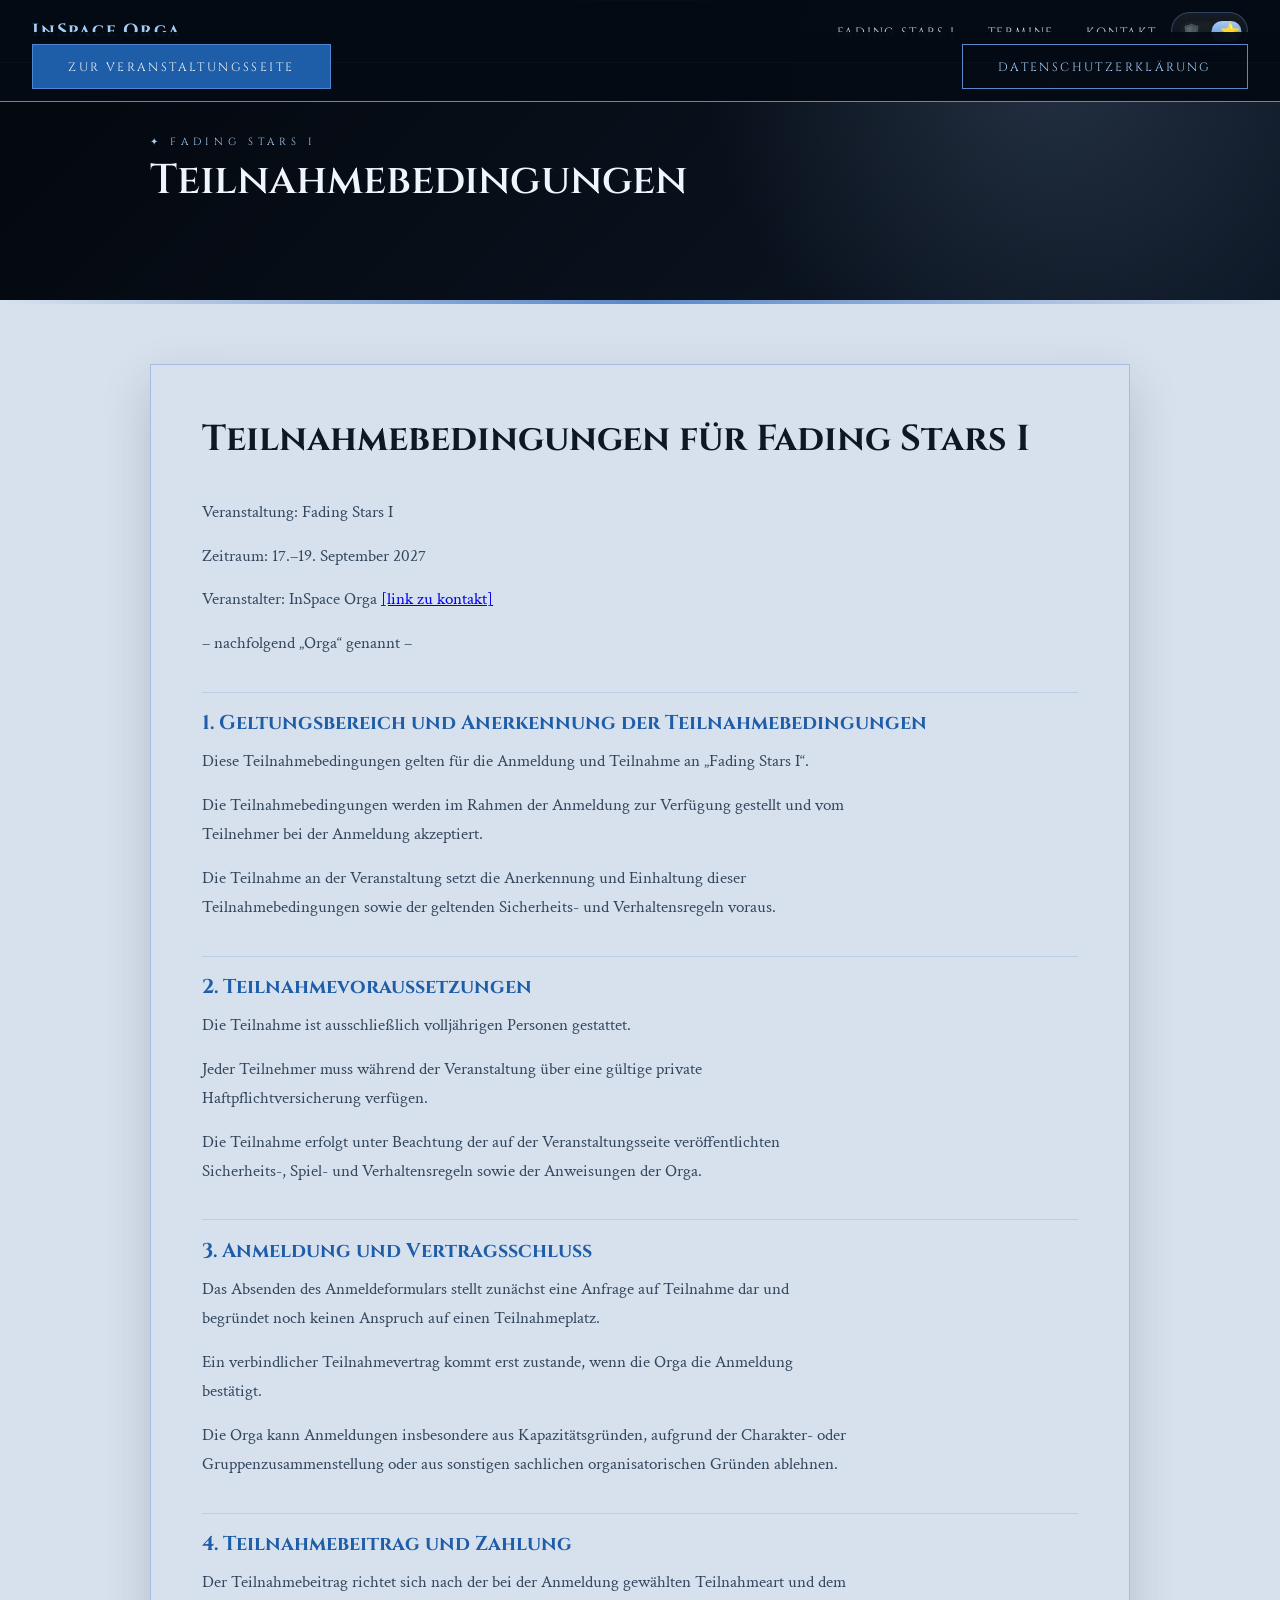
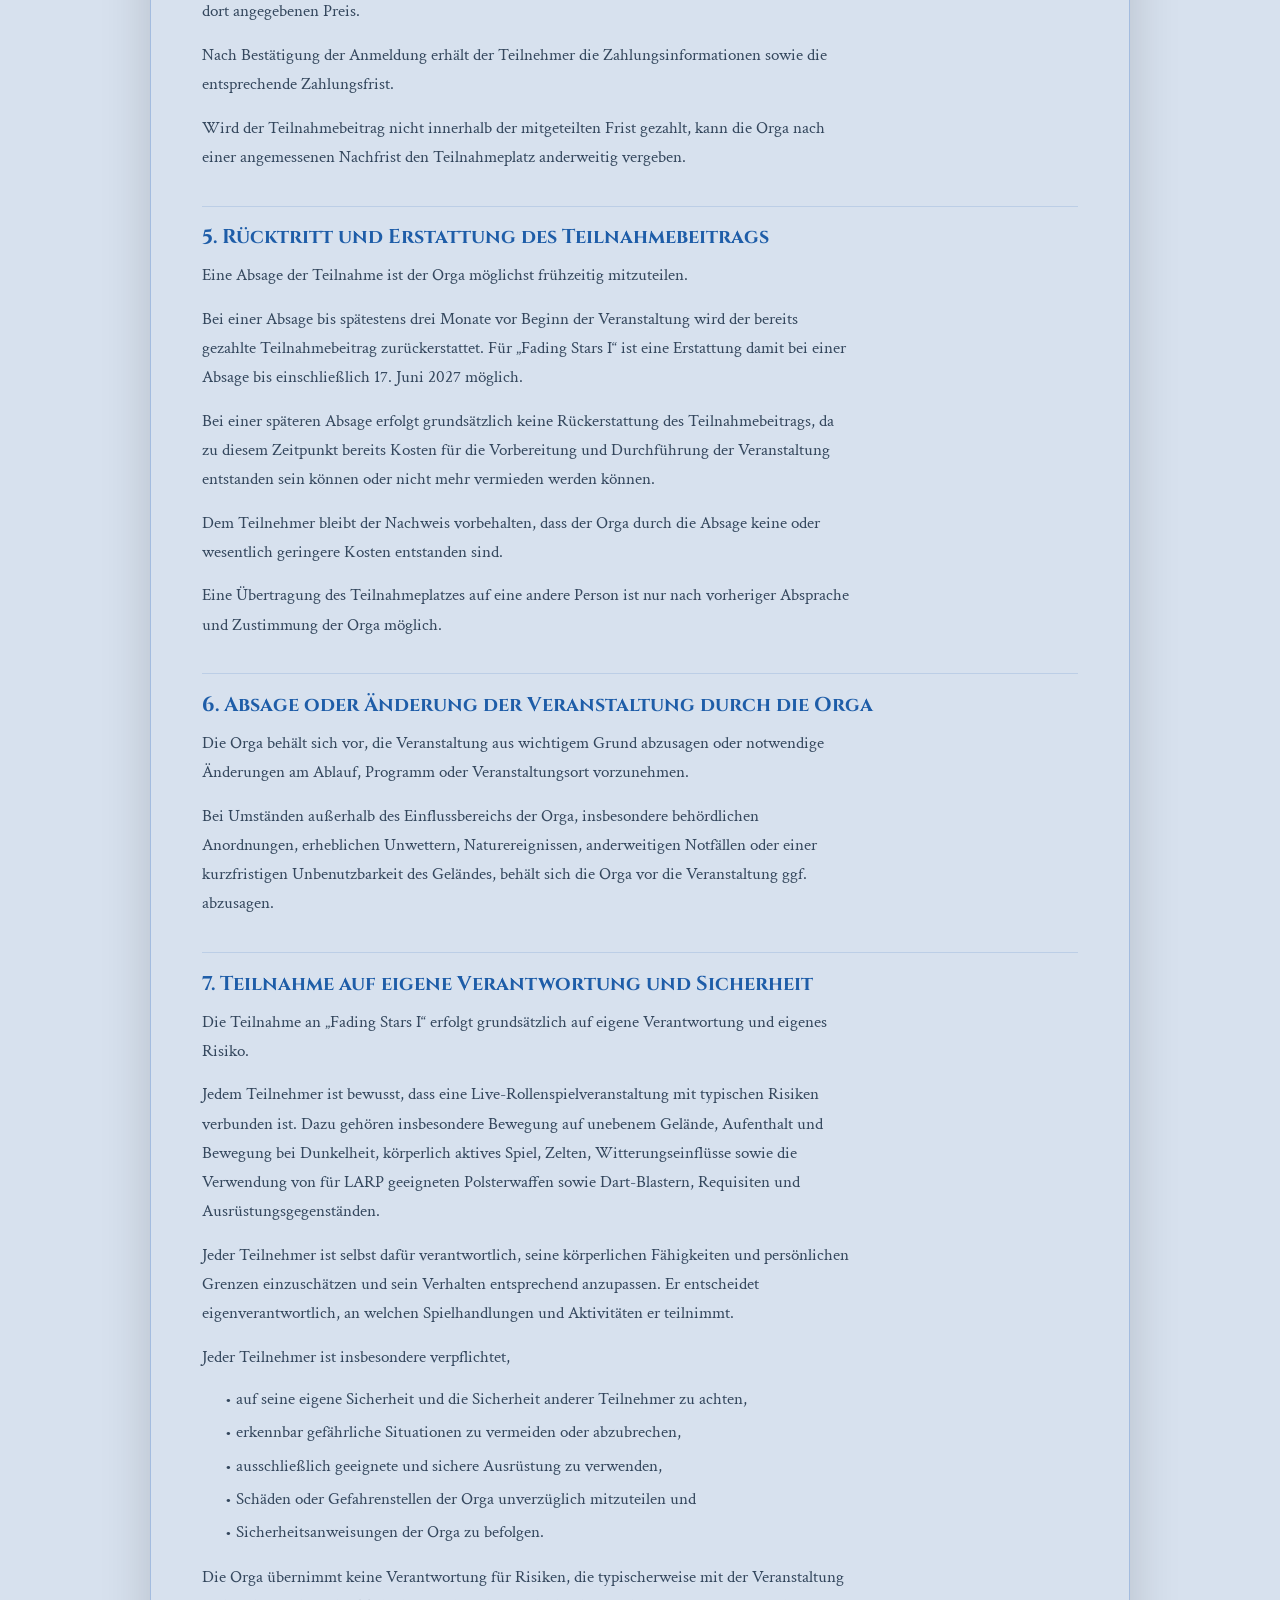
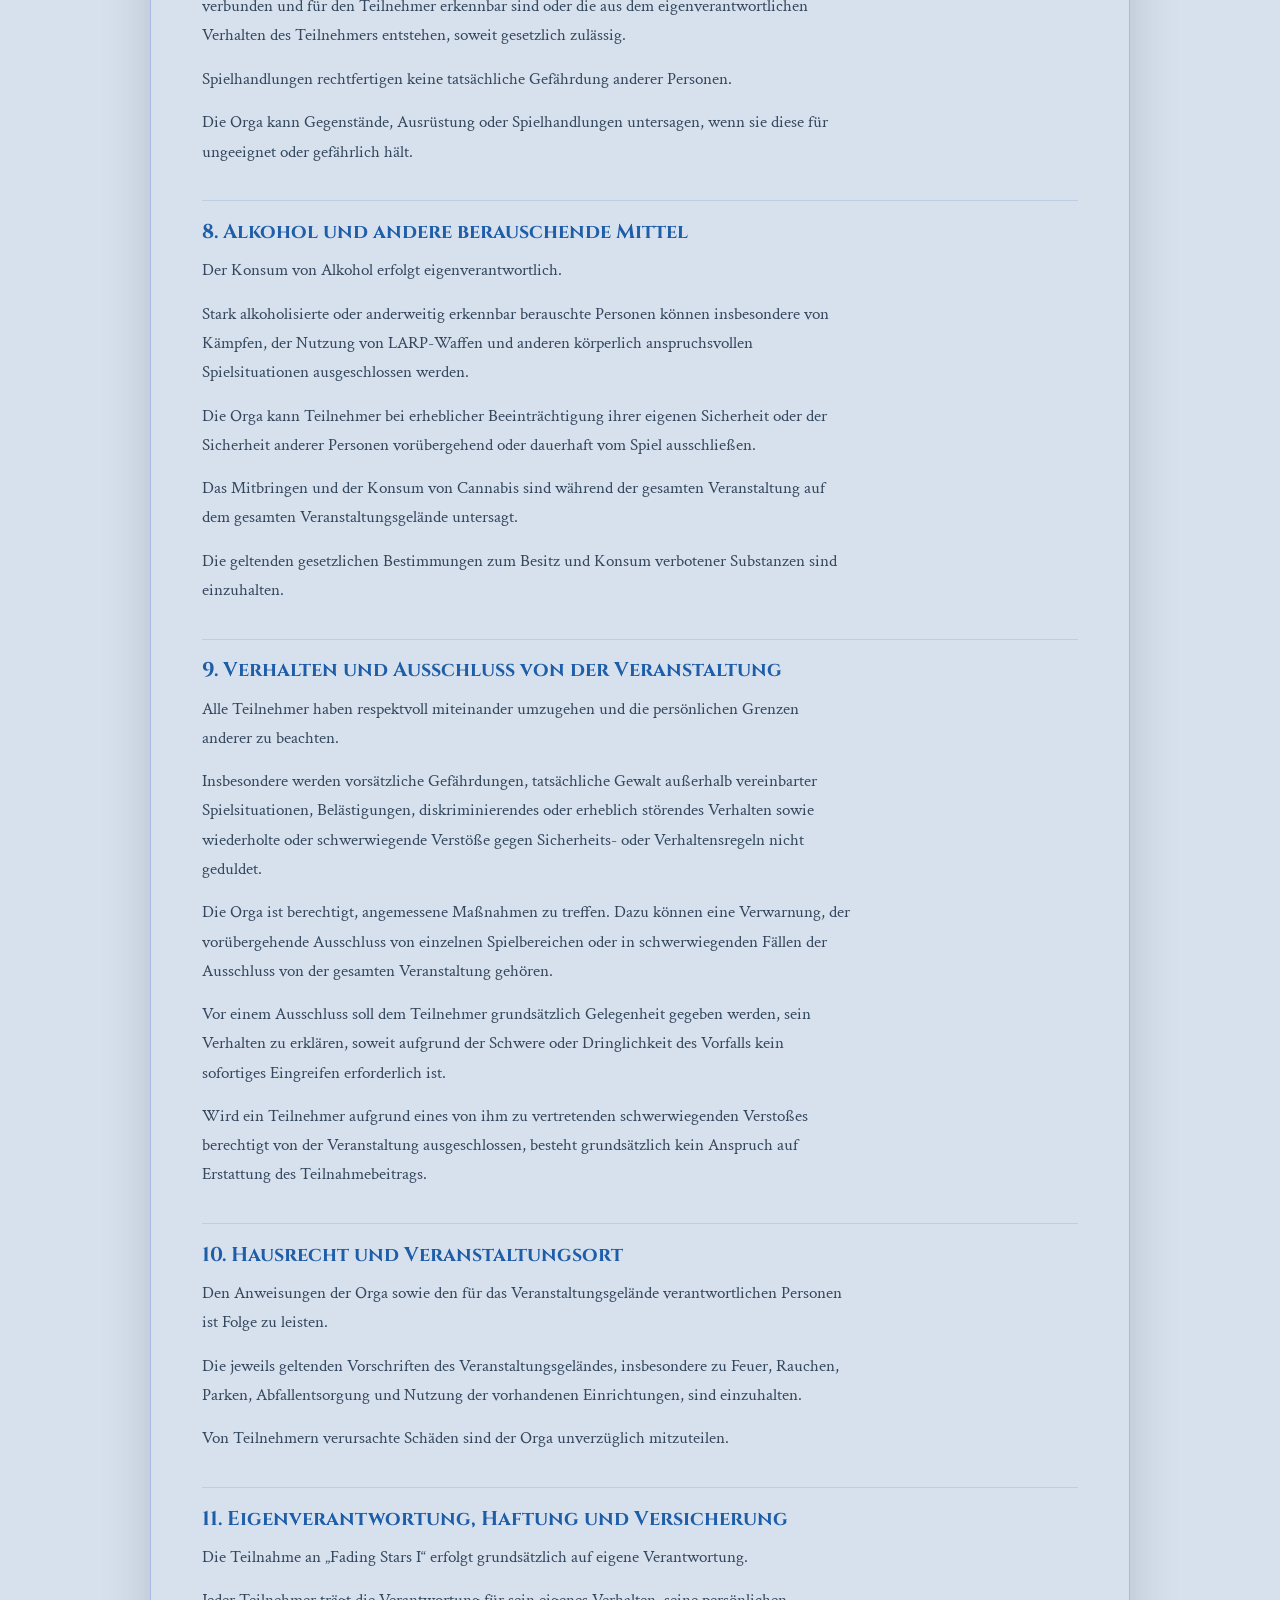
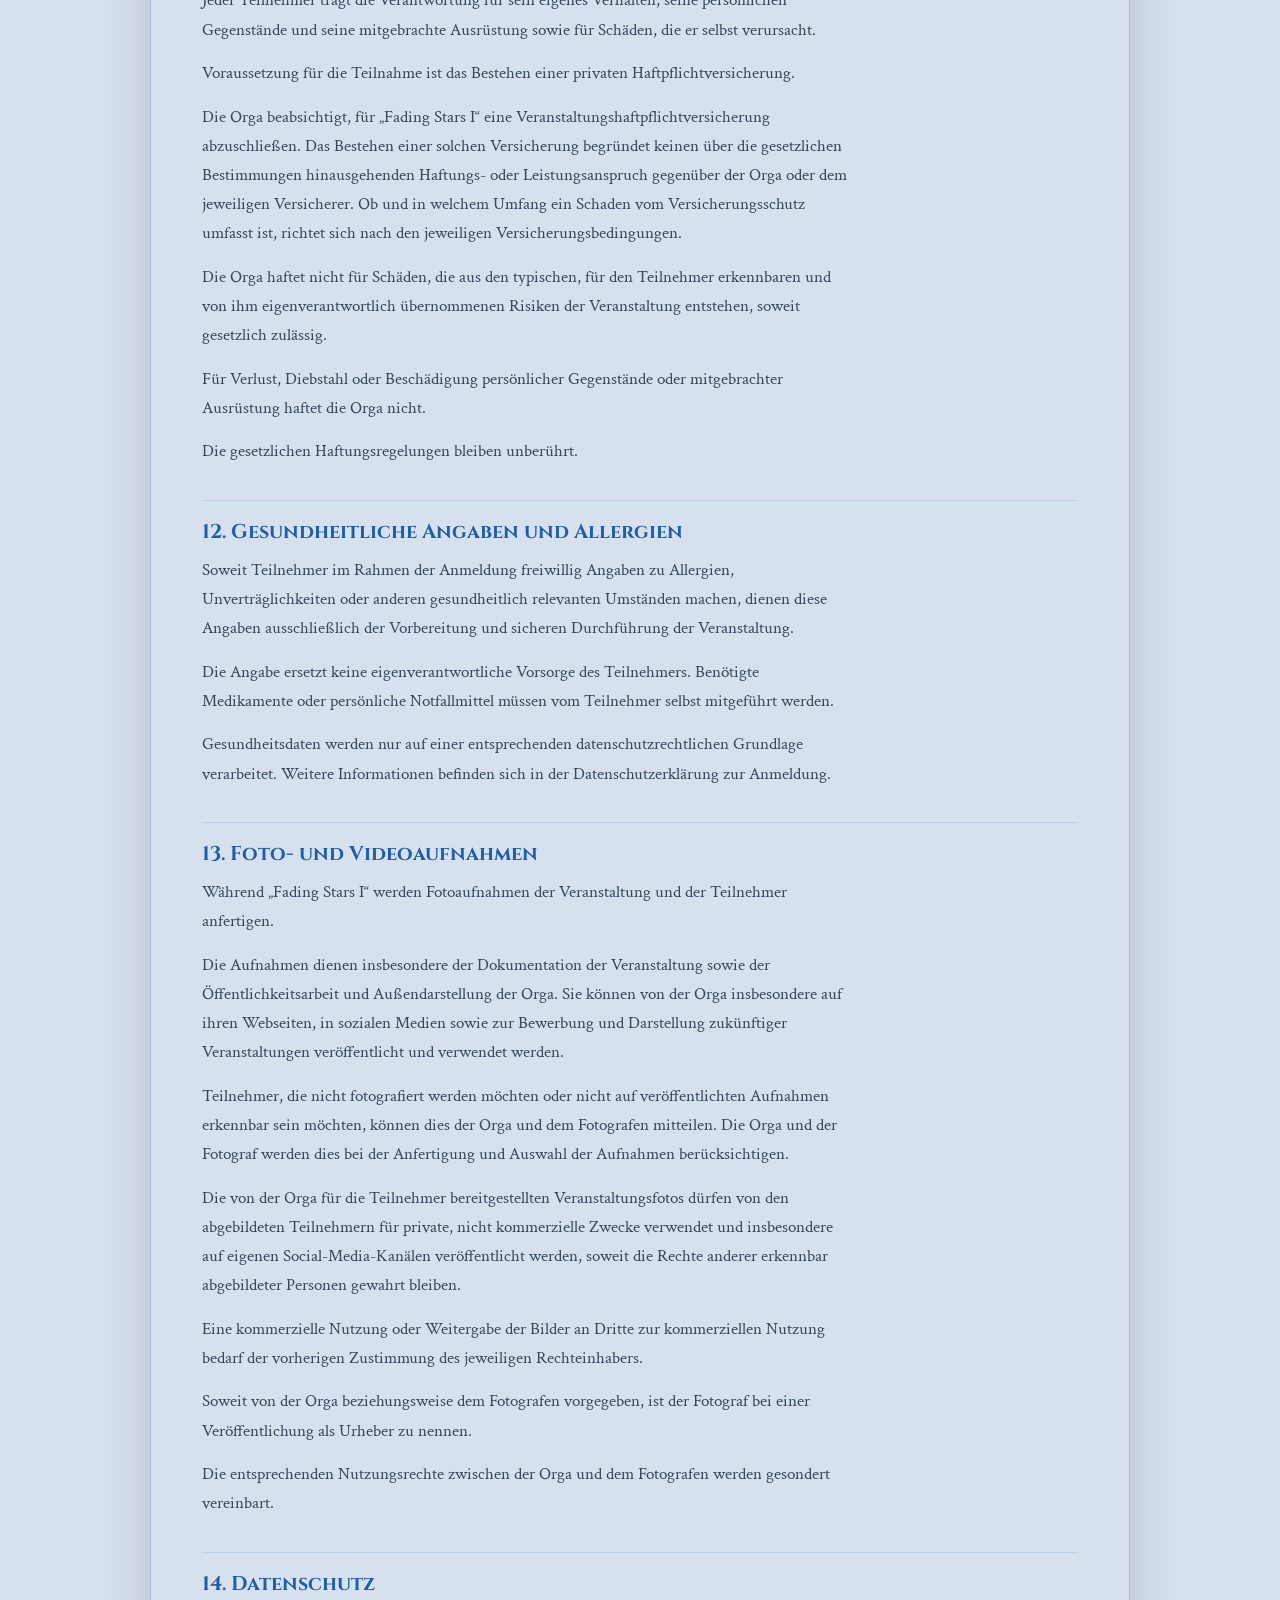
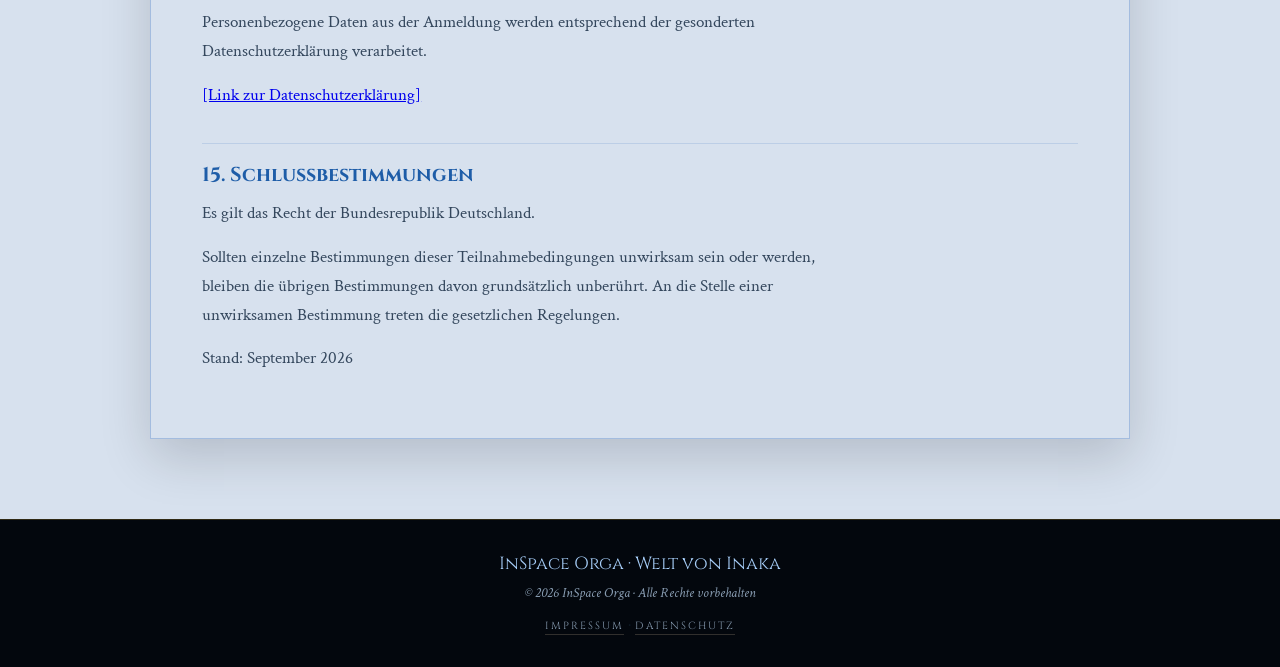
<file: Veranstaltungen/fading-stars-i/agb.html>
<!DOCTYPE html>
<html lang="de" data-default-theme="scifi" data-prefer-default-theme="true">
<head>
    <meta charset="UTF-8">
    <meta name="viewport" content="width=device-width, initial-scale=1.0">
    <title>Teilnahmebedingungen | Fading Stars I</title>
    <meta name="robots" content="noindex,nofollow">
    <script src="../../js/themeToggle.js"></script>
    <script src="../../js/legalDocument.js" defer></script>
    <link rel="stylesheet" href="../../style/base.css?v=2026-08-02-1">
    <link rel="stylesheet" href="../../style/legal.css?v=2026-09-08-1">
    <link rel="icon" type="image/png" href="../../img/InakaWappen_noText.png">
</head>
<body>
    <nav>
        <div class="nav-logo">InSpace Orga</div>
        <div class="nav-actions">
            <ul class="nav-links">
                <li><a href="../fading-stars-i.html">Fading Stars I</a></li>
                <li><a href="../../index.html#termine">Termine</a></li>
                <li><a href="../../index.html#kontakt">Kontakt</a></li>
            </ul>
            <button class="theme-toggle" type="button" data-theme-toggle aria-label="Zum Fantasy-Theme wechseln" title="Zum Fantasy-Theme wechseln">
                <span class="theme-toggle-track" aria-hidden="true">
                    <span class="theme-toggle-icon fantasy">🛡️</span>
                    <span class="theme-toggle-thumb"></span>
                    <span class="theme-toggle-icon scifi">⭐</span>
                </span>
            </button>
        </div>
    </nav>

    <main class="legal-page">
        <section class="section-dark legal-hero">
            <div class="section-inner">
                <span class="section-label" style="color:var(--gold-light)">✦ Fading Stars I</span>
                <h1 class="section-title light">Teilnahmebedingungen</h1>
            </div>
        </section>
        <section class="section-parchment legal-content">
            <div class="section-inner legal-inner">
                <article class="legal-document" data-legal-document>
                    <pre class="legal-source" data-legal-source>
Teilnahmebedingungen für Fading Stars I
Veranstaltung: Fading Stars I
Zeitraum: 17.–19. September 2027
Veranstalter: InSpace Orga [link zu kontakt]
– nachfolgend „Orga“ genannt –
1. Geltungsbereich und Anerkennung der Teilnahmebedingungen
Diese Teilnahmebedingungen gelten für die Anmeldung und Teilnahme an „Fading Stars I“.
Die Teilnahmebedingungen werden im Rahmen der Anmeldung zur Verfügung gestellt und vom Teilnehmer bei der Anmeldung akzeptiert.
Die Teilnahme an der Veranstaltung setzt die Anerkennung und Einhaltung dieser Teilnahmebedingungen sowie der geltenden Sicherheits- und Verhaltensregeln voraus.
2. Teilnahmevoraussetzungen
Die Teilnahme ist ausschließlich volljährigen Personen gestattet.
Jeder Teilnehmer muss während der Veranstaltung über eine gültige private Haftpflichtversicherung verfügen.
Die Teilnahme erfolgt unter Beachtung der auf der Veranstaltungsseite veröffentlichten Sicherheits-, Spiel- und Verhaltensregeln sowie der Anweisungen der Orga.
3. Anmeldung und Vertragsschluss
Das Absenden des Anmeldeformulars stellt zunächst eine Anfrage auf Teilnahme dar und begründet noch keinen Anspruch auf einen Teilnahmeplatz.
Ein verbindlicher Teilnahmevertrag kommt erst zustande, wenn die Orga die Anmeldung bestätigt.
Die Orga kann Anmeldungen insbesondere aus Kapazitätsgründen, aufgrund der Charakter- oder Gruppenzusammenstellung oder aus sonstigen sachlichen organisatorischen Gründen ablehnen.
4. Teilnahmebeitrag und Zahlung
Der Teilnahmebeitrag richtet sich nach der bei der Anmeldung gewählten Teilnahmeart und dem dort angegebenen Preis.
Nach Bestätigung der Anmeldung erhält der Teilnehmer die Zahlungsinformationen sowie die entsprechende Zahlungsfrist.
Wird der Teilnahmebeitrag nicht innerhalb der mitgeteilten Frist gezahlt, kann die Orga nach einer angemessenen Nachfrist den Teilnahmeplatz anderweitig vergeben.
5. Rücktritt und Erstattung des Teilnahmebeitrags
Eine Absage der Teilnahme ist der Orga möglichst frühzeitig mitzuteilen.
Bei einer Absage bis spätestens drei Monate vor Beginn der Veranstaltung wird der bereits gezahlte Teilnahmebeitrag zurückerstattet. Für „Fading Stars I“ ist eine Erstattung damit bei einer Absage bis einschließlich 17. Juni 2027 möglich.
Bei einer späteren Absage erfolgt grundsätzlich keine Rückerstattung des Teilnahmebeitrags, da zu diesem Zeitpunkt bereits Kosten für die Vorbereitung und Durchführung der Veranstaltung entstanden sein können oder nicht mehr vermieden werden können.
Dem Teilnehmer bleibt der Nachweis vorbehalten, dass der Orga durch die Absage keine oder wesentlich geringere Kosten entstanden sind.
Eine Übertragung des Teilnahmeplatzes auf eine andere Person ist nur nach vorheriger Absprache und Zustimmung der Orga möglich.
6. Absage oder Änderung der Veranstaltung durch die Orga
Die Orga behält sich vor, die Veranstaltung aus wichtigem Grund abzusagen oder notwendige Änderungen am Ablauf, Programm oder Veranstaltungsort vorzunehmen.
Bei Umständen außerhalb des Einflussbereichs der Orga, insbesondere behördlichen Anordnungen, erheblichen Unwettern, Naturereignissen, anderweitigen Notfällen oder einer kurzfristigen Unbenutzbarkeit des Geländes, behält sich die Orga vor die Veranstaltung ggf. abzusagen.
7. Teilnahme auf eigene Verantwortung und Sicherheit
Die Teilnahme an „Fading Stars I“ erfolgt grundsätzlich auf eigene Verantwortung und eigenes Risiko.
Jedem Teilnehmer ist bewusst, dass eine Live-Rollenspielveranstaltung mit typischen Risiken verbunden ist. Dazu gehören insbesondere Bewegung auf unebenem Gelände, Aufenthalt und Bewegung bei Dunkelheit, körperlich aktives Spiel, Zelten, Witterungseinflüsse sowie die Verwendung von für LARP geeigneten Polsterwaffen sowie Dart-Blastern, Requisiten und Ausrüstungsgegenständen.
Jeder Teilnehmer ist selbst dafür verantwortlich, seine körperlichen Fähigkeiten und persönlichen Grenzen einzuschätzen und sein Verhalten entsprechend anzupassen. Er entscheidet eigenverantwortlich, an welchen Spielhandlungen und Aktivitäten er teilnimmt.
Jeder Teilnehmer ist insbesondere verpflichtet,
•	auf seine eigene Sicherheit und die Sicherheit anderer Teilnehmer zu achten,
•	erkennbar gefährliche Situationen zu vermeiden oder abzubrechen,
•	ausschließlich geeignete und sichere Ausrüstung zu verwenden,
•	Schäden oder Gefahrenstellen der Orga unverzüglich mitzuteilen und
•	Sicherheitsanweisungen der Orga zu befolgen.
Die Orga übernimmt keine Verantwortung für Risiken, die typischerweise mit der Veranstaltung verbunden und für den Teilnehmer erkennbar sind oder die aus dem eigenverantwortlichen Verhalten des Teilnehmers entstehen, soweit gesetzlich zulässig.
Spielhandlungen rechtfertigen keine tatsächliche Gefährdung anderer Personen.
Die Orga kann Gegenstände, Ausrüstung oder Spielhandlungen untersagen, wenn sie diese für ungeeignet oder gefährlich hält.
8. Alkohol und andere berauschende Mittel
Der Konsum von Alkohol erfolgt eigenverantwortlich.
Stark alkoholisierte oder anderweitig erkennbar berauschte Personen können insbesondere von Kämpfen, der Nutzung von LARP-Waffen und anderen körperlich anspruchsvollen Spielsituationen ausgeschlossen werden.
Die Orga kann Teilnehmer bei erheblicher Beeinträchtigung ihrer eigenen Sicherheit oder der Sicherheit anderer Personen vorübergehend oder dauerhaft vom Spiel ausschließen.
Das Mitbringen und der Konsum von Cannabis sind während der gesamten Veranstaltung auf dem gesamten Veranstaltungsgelände untersagt.
Die geltenden gesetzlichen Bestimmungen zum Besitz und Konsum verbotener Substanzen sind einzuhalten.
9. Verhalten und Ausschluss von der Veranstaltung
Alle Teilnehmer haben respektvoll miteinander umzugehen und die persönlichen Grenzen anderer zu beachten.
Insbesondere werden vorsätzliche Gefährdungen, tatsächliche Gewalt außerhalb vereinbarter Spielsituationen, Belästigungen, diskriminierendes oder erheblich störendes Verhalten sowie wiederholte oder schwerwiegende Verstöße gegen Sicherheits- oder Verhaltensregeln nicht geduldet.
Die Orga ist berechtigt, angemessene Maßnahmen zu treffen. Dazu können eine Verwarnung, der vorübergehende Ausschluss von einzelnen Spielbereichen oder in schwerwiegenden Fällen der Ausschluss von der gesamten Veranstaltung gehören.
Vor einem Ausschluss soll dem Teilnehmer grundsätzlich Gelegenheit gegeben werden, sein Verhalten zu erklären, soweit aufgrund der Schwere oder Dringlichkeit des Vorfalls kein sofortiges Eingreifen erforderlich ist.
Wird ein Teilnehmer aufgrund eines von ihm zu vertretenden schwerwiegenden Verstoßes berechtigt von der Veranstaltung ausgeschlossen, besteht grundsätzlich kein Anspruch auf Erstattung des Teilnahmebeitrags. 
10. Hausrecht und Veranstaltungsort
Den Anweisungen der Orga sowie den für das Veranstaltungsgelände verantwortlichen Personen ist Folge zu leisten.
Die jeweils geltenden Vorschriften des Veranstaltungsgeländes, insbesondere zu Feuer, Rauchen, Parken, Abfallentsorgung und Nutzung der vorhandenen Einrichtungen, sind einzuhalten.
Von Teilnehmern verursachte Schäden sind der Orga unverzüglich mitzuteilen.
11. Eigenverantwortung, Haftung und Versicherung
Die Teilnahme an „Fading Stars I“ erfolgt grundsätzlich auf eigene Verantwortung.
Jeder Teilnehmer trägt die Verantwortung für sein eigenes Verhalten, seine persönlichen Gegenstände und seine mitgebrachte Ausrüstung sowie für Schäden, die er selbst verursacht.
Voraussetzung für die Teilnahme ist das Bestehen einer privaten Haftpflichtversicherung.
Die Orga beabsichtigt, für „Fading Stars I“ eine Veranstaltungshaftpflichtversicherung abzuschließen. Das Bestehen einer solchen Versicherung begründet keinen über die gesetzlichen Bestimmungen hinausgehenden Haftungs- oder Leistungsanspruch gegenüber der Orga oder dem jeweiligen Versicherer. Ob und in welchem Umfang ein Schaden vom Versicherungsschutz umfasst ist, richtet sich nach den jeweiligen Versicherungsbedingungen.
Die Orga haftet nicht für Schäden, die aus den typischen, für den Teilnehmer erkennbaren und von ihm eigenverantwortlich übernommenen Risiken der Veranstaltung entstehen, soweit gesetzlich zulässig.
Für Verlust, Diebstahl oder Beschädigung persönlicher Gegenstände oder mitgebrachter Ausrüstung haftet die Orga nicht.
Die gesetzlichen Haftungsregelungen bleiben unberührt.
12. Gesundheitliche Angaben und Allergien
Soweit Teilnehmer im Rahmen der Anmeldung freiwillig Angaben zu Allergien, Unverträglichkeiten oder anderen gesundheitlich relevanten Umständen machen, dienen diese Angaben ausschließlich der Vorbereitung und sicheren Durchführung der Veranstaltung.
Die Angabe ersetzt keine eigenverantwortliche Vorsorge des Teilnehmers. Benötigte Medikamente oder persönliche Notfallmittel müssen vom Teilnehmer selbst mitgeführt werden.
Gesundheitsdaten werden nur auf einer entsprechenden datenschutzrechtlichen Grundlage verarbeitet. Weitere Informationen befinden sich in der Datenschutzerklärung zur Anmeldung.
13. Foto- und Videoaufnahmen
Während „Fading Stars I“ werden Fotoaufnahmen der Veranstaltung und der Teilnehmer anfertigen.
Die Aufnahmen dienen insbesondere der Dokumentation der Veranstaltung sowie der Öffentlichkeitsarbeit und Außendarstellung der Orga. Sie können von der Orga insbesondere auf ihren Webseiten, in sozialen Medien sowie zur Bewerbung und Darstellung zukünftiger Veranstaltungen veröffentlicht und verwendet werden.
Teilnehmer, die nicht fotografiert werden möchten oder nicht auf veröffentlichten Aufnahmen erkennbar sein möchten, können dies der Orga und dem Fotografen mitteilen. Die Orga und der Fotograf werden dies bei der Anfertigung und Auswahl der Aufnahmen berücksichtigen.
Die von der Orga für die Teilnehmer bereitgestellten Veranstaltungsfotos dürfen von den abgebildeten Teilnehmern für private, nicht kommerzielle Zwecke verwendet und insbesondere auf eigenen Social-Media-Kanälen veröffentlicht werden, soweit die Rechte anderer erkennbar abgebildeter Personen gewahrt bleiben.
Eine kommerzielle Nutzung oder Weitergabe der Bilder an Dritte zur kommerziellen Nutzung bedarf der vorherigen Zustimmung des jeweiligen Rechteinhabers.
Soweit von der Orga beziehungsweise dem Fotografen vorgegeben, ist der Fotograf bei einer Veröffentlichung als Urheber zu nennen.
Die entsprechenden Nutzungsrechte zwischen der Orga und dem Fotografen werden gesondert vereinbart.
14. Datenschutz
Personenbezogene Daten aus der Anmeldung werden entsprechend der gesonderten Datenschutzerklärung verarbeitet.
[Link zur Datenschutzerklärung]
15. Schlussbestimmungen
Es gilt das Recht der Bundesrepublik Deutschland.
Sollten einzelne Bestimmungen dieser Teilnahmebedingungen unwirksam sein oder werden, bleiben die übrigen Bestimmungen davon grundsätzlich unberührt. An die Stelle einer unwirksamen Bestimmung treten die gesetzlichen Regelungen.
Stand: September 2026


</pre>
                </article>
                <nav class="legal-related" aria-label="Weitere Informationen">
                    <a class="btn-primary" href="../fading-stars-i.html">Zur Veranstaltungsseite</a>
                    <a class="btn-secondary" href="datenschutz.html">Datenschutzerklärung</a>
                </nav>
            </div>
        </section>
    </main>
    <footer>
        <div class="footer-logo">InSpace Orga · Welt von Inaka</div>
        <p class="footer-copy">© 2026 InSpace Orga · Alle Rechte vorbehalten</p>
        <p class="footer-impressum"><a href="https://emmet03.github.io/Pages/impressum.html" target="_blank" rel="noopener noreferrer">Impressum</a> · <a href="datenschutz.html">Datenschutz</a></p>
    </footer>
</body>
</html>
</file>
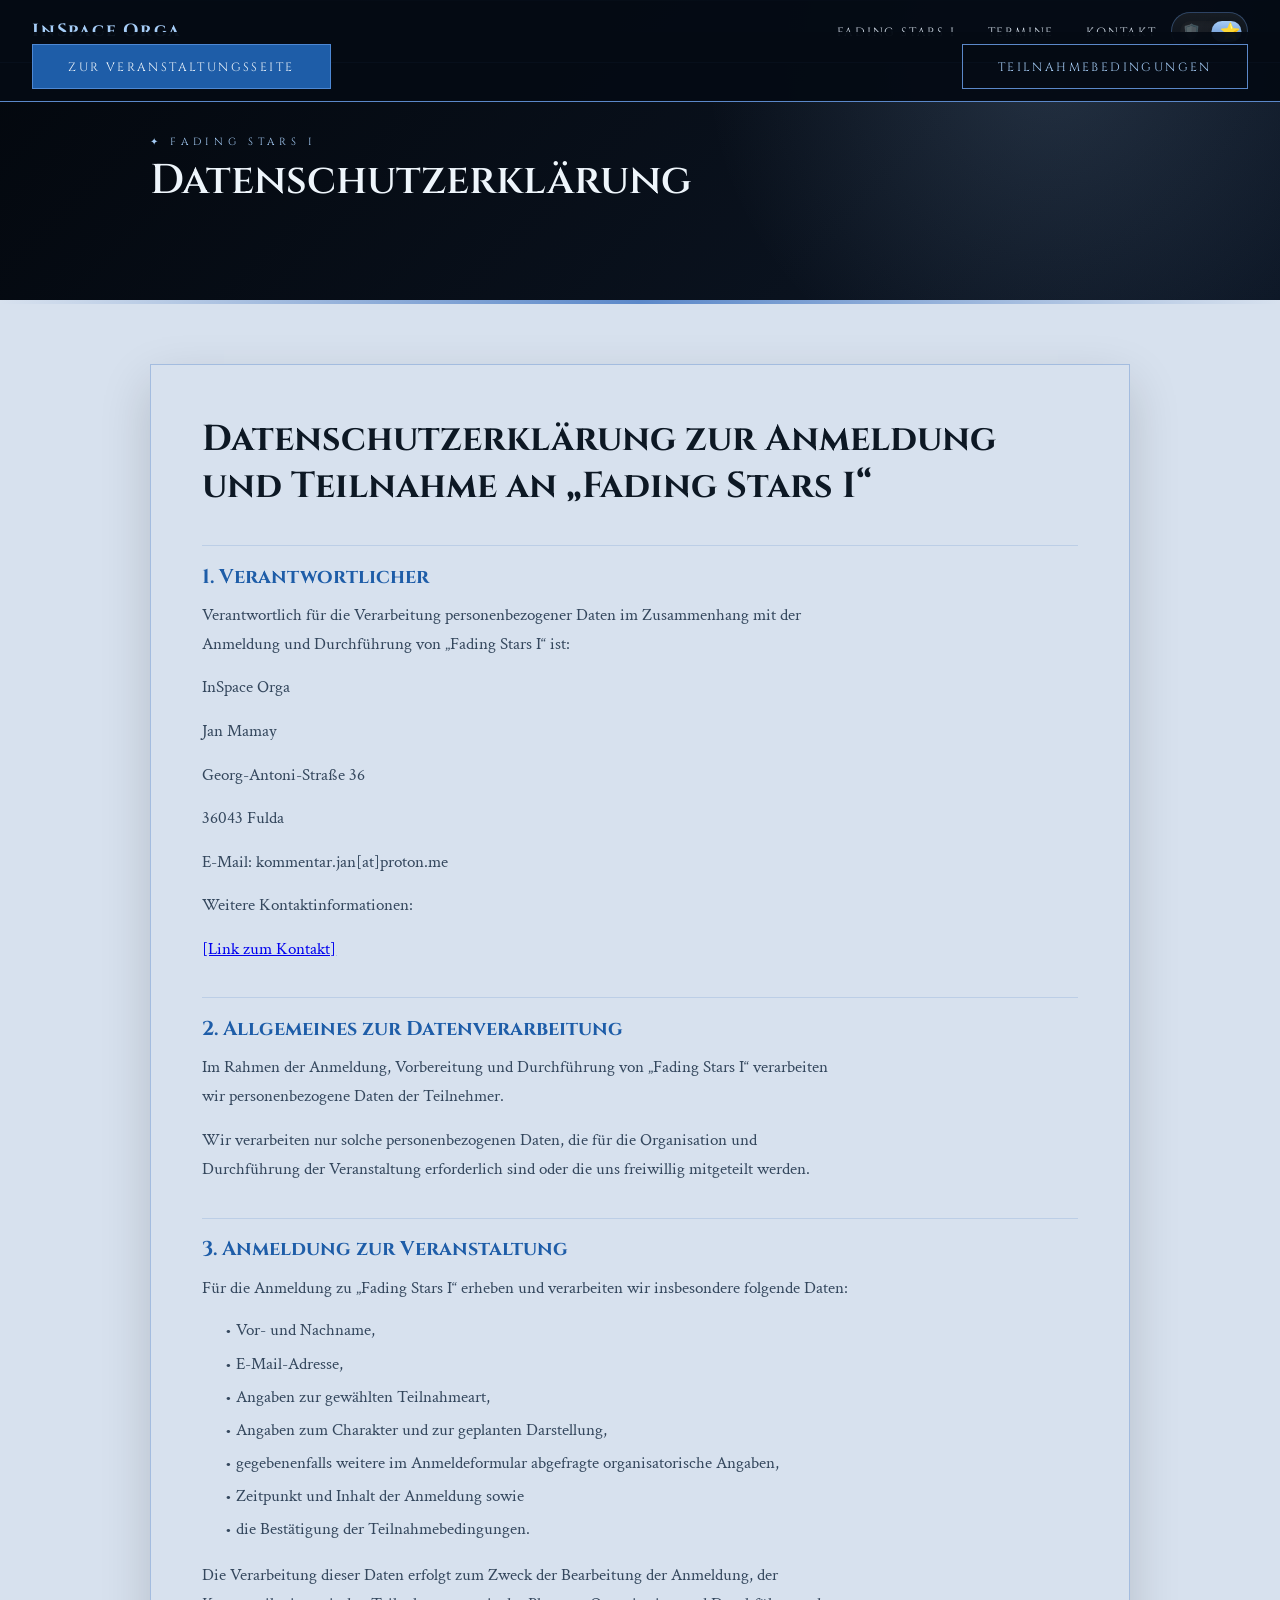
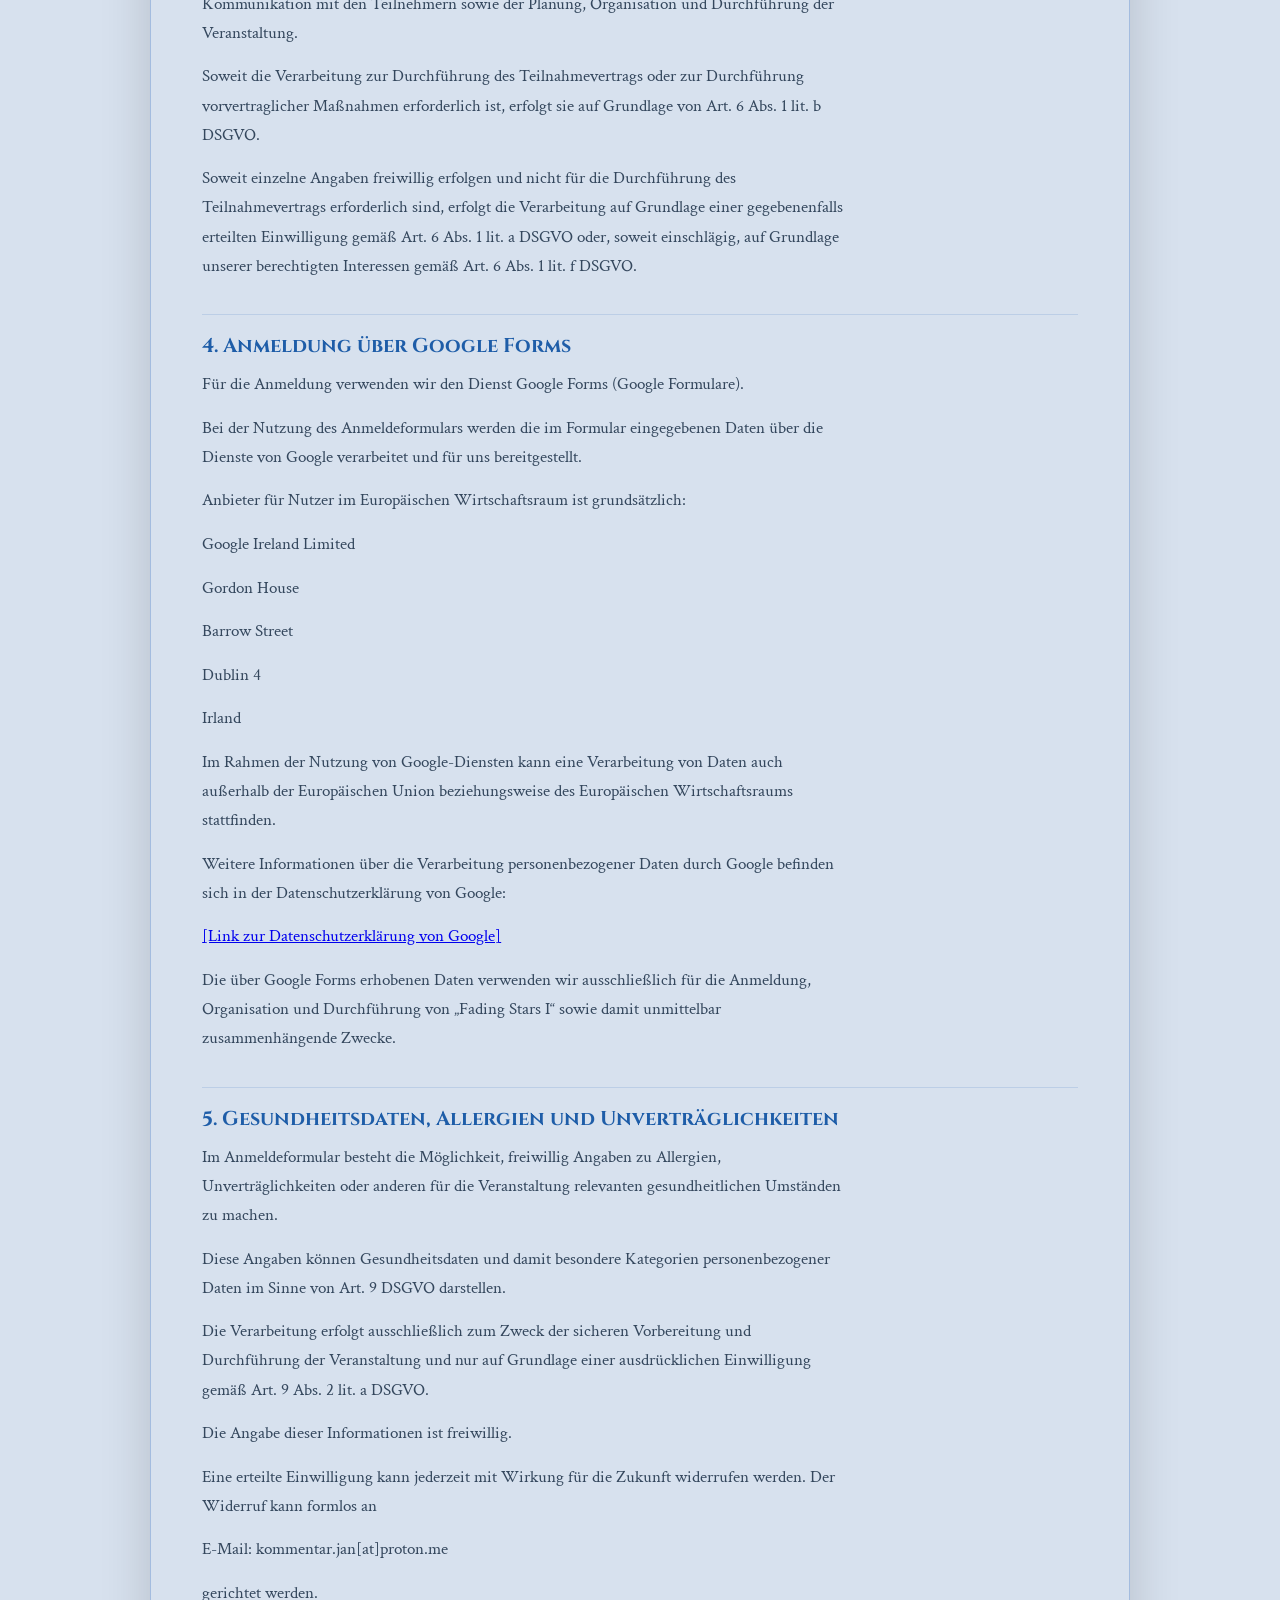
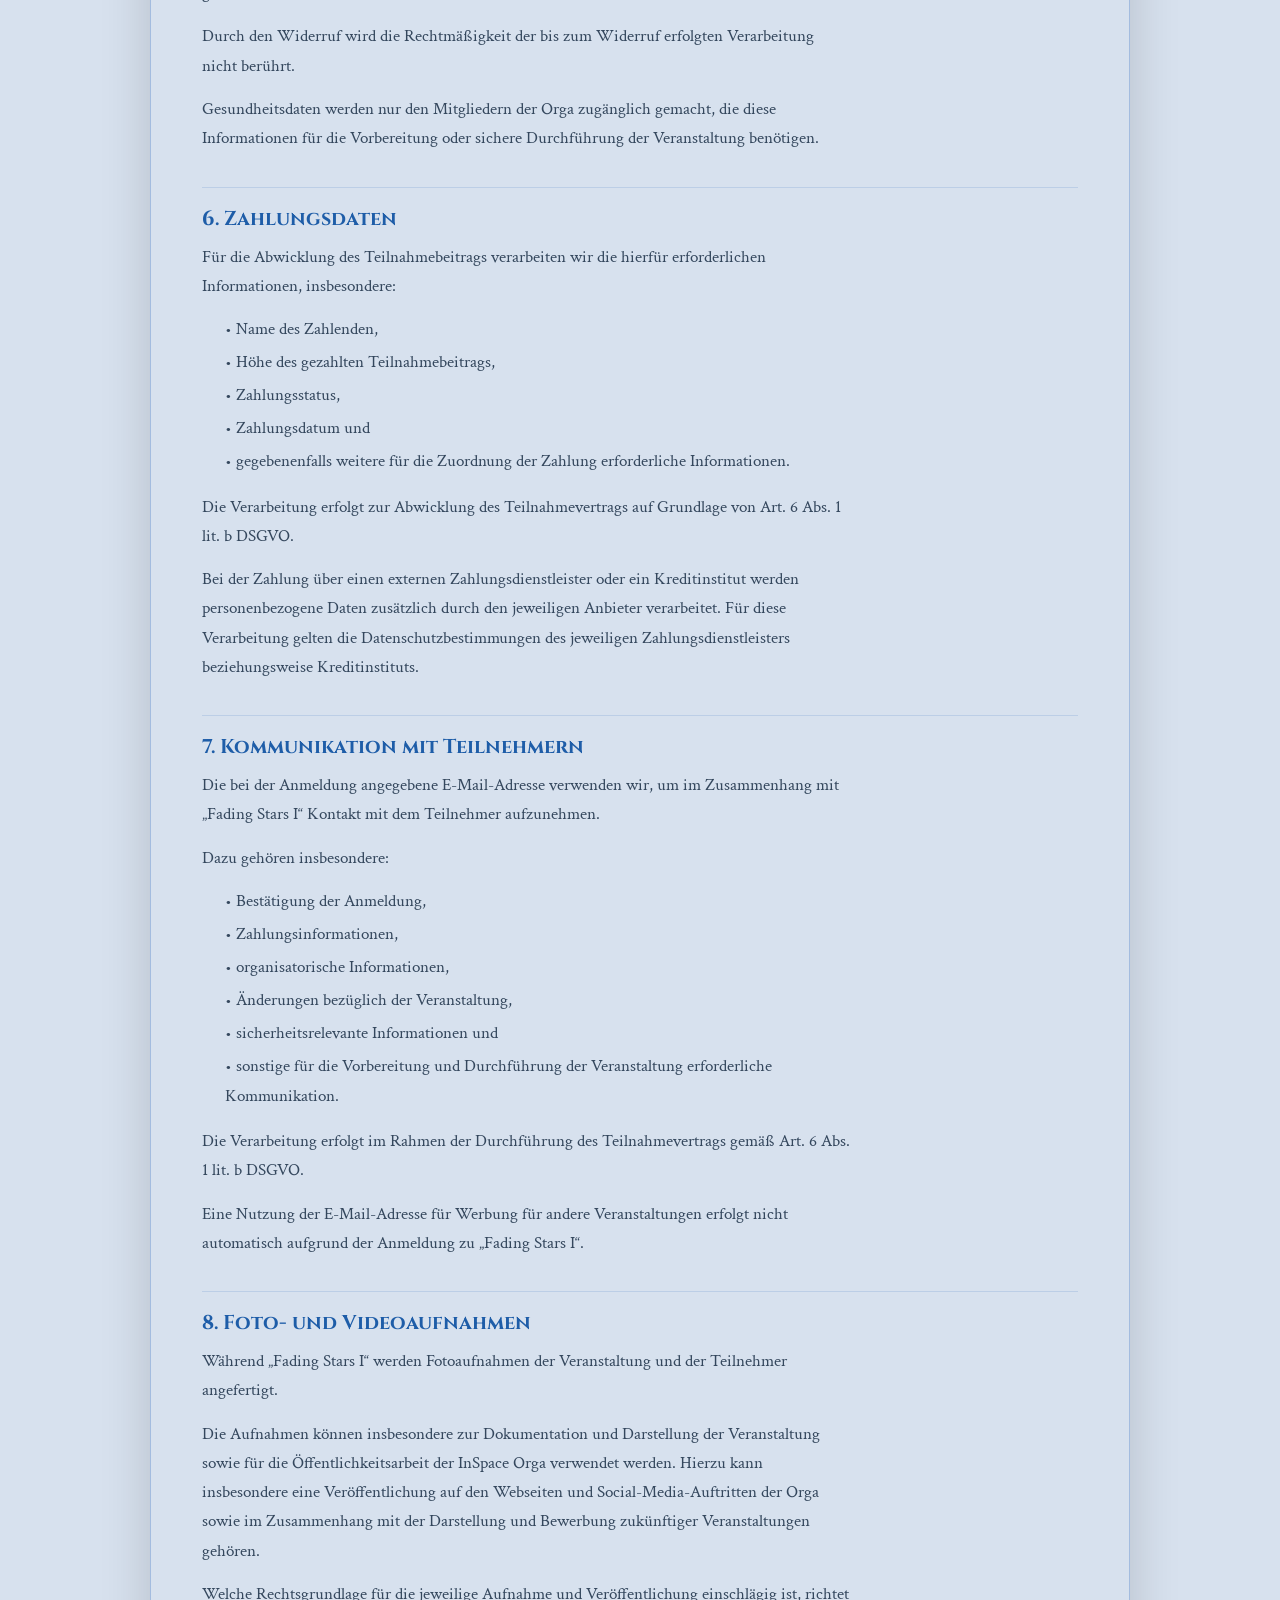
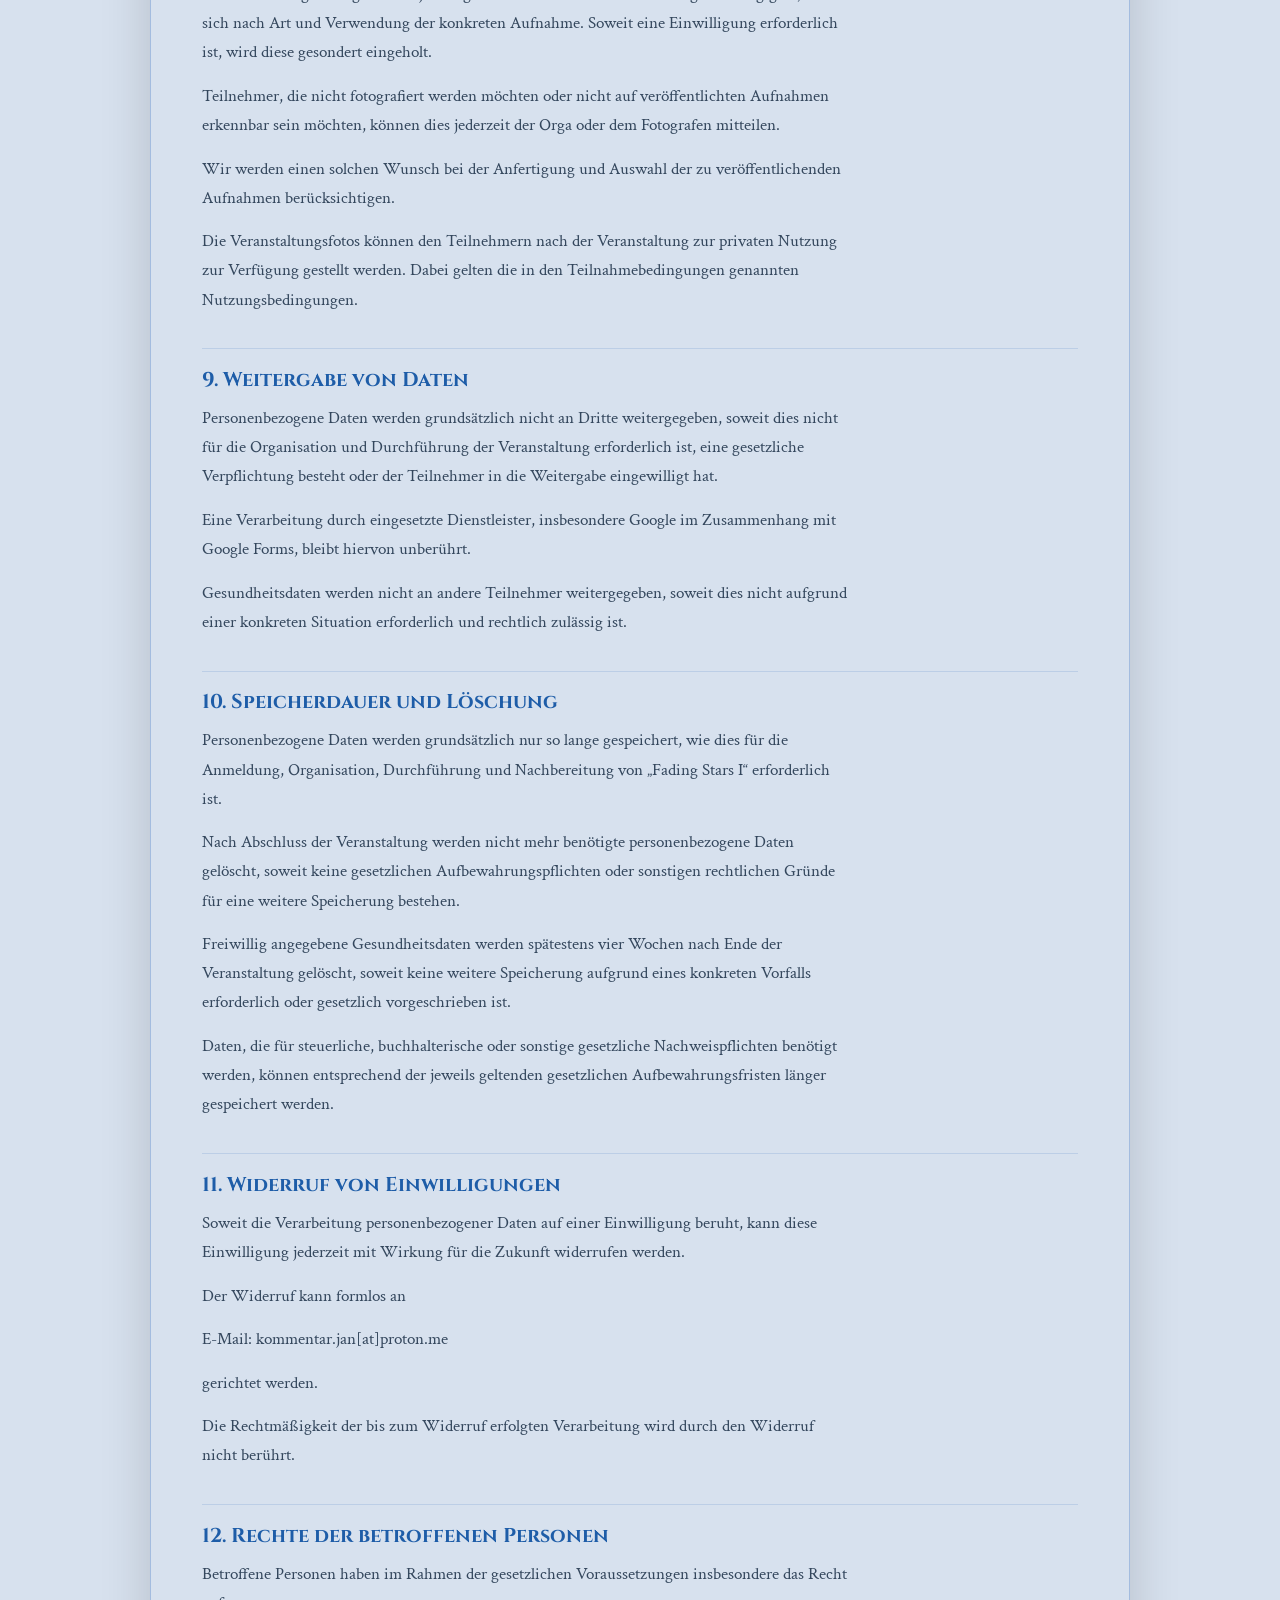
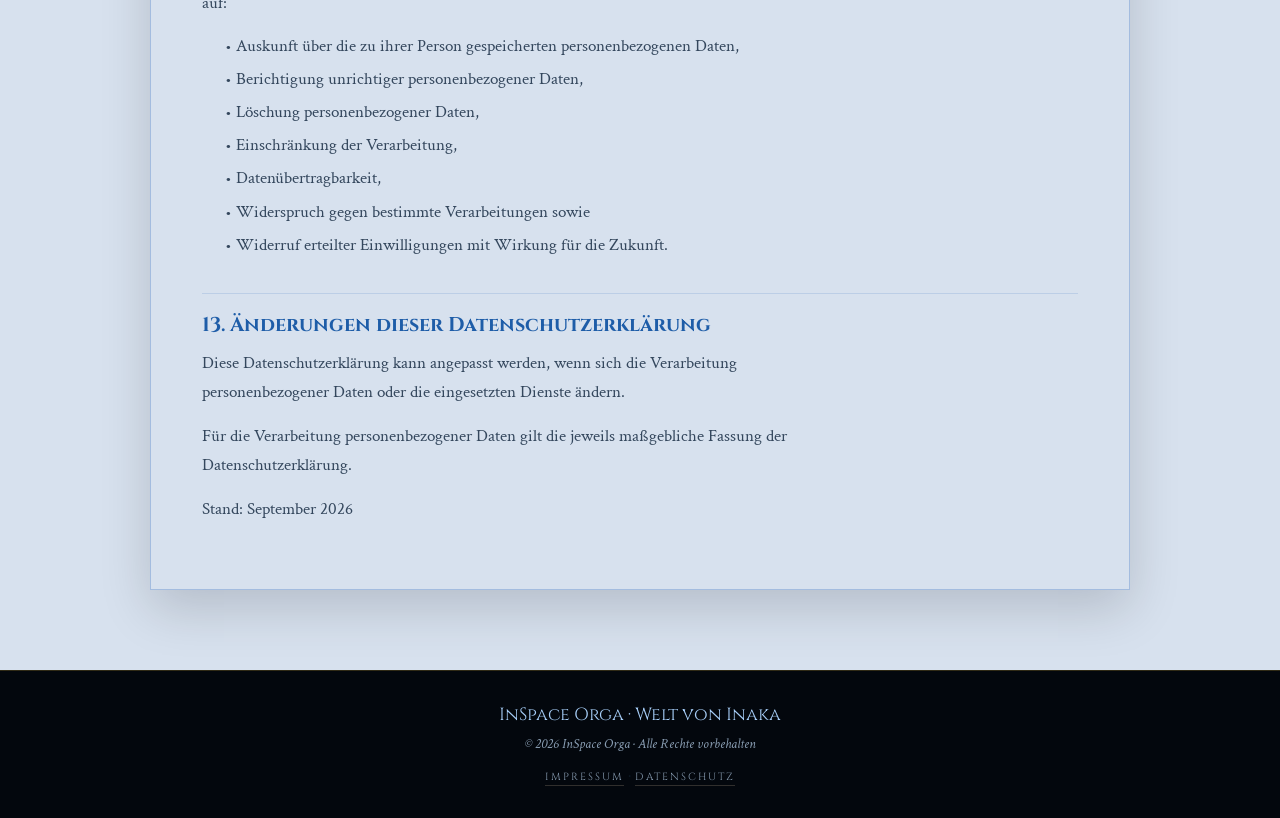
<file: Veranstaltungen/fading-stars-i/datenschutz.html>
<!DOCTYPE html>
<html lang="de" data-default-theme="scifi" data-prefer-default-theme="true">
<head>
    <meta charset="UTF-8">
    <meta name="viewport" content="width=device-width, initial-scale=1.0">
    <title>Datenschutzerklärung | Fading Stars I</title>
    <meta name="robots" content="noindex,nofollow">
    <script src="../../js/themeToggle.js"></script>
    <script src="../../js/legalDocument.js" defer></script>
    <link rel="stylesheet" href="../../style/base.css?v=2026-08-02-1">
    <link rel="stylesheet" href="../../style/legal.css?v=2026-09-08-1">
    <link rel="icon" type="image/png" href="../../img/InakaWappen_noText.png">
</head>
<body>
    <nav>
        <div class="nav-logo">InSpace Orga</div>
        <div class="nav-actions">
            <ul class="nav-links">
                <li><a href="../fading-stars-i.html">Fading Stars I</a></li>
                <li><a href="../../index.html#termine">Termine</a></li>
                <li><a href="../../index.html#kontakt">Kontakt</a></li>
            </ul>
            <button class="theme-toggle" type="button" data-theme-toggle aria-label="Zum Fantasy-Theme wechseln" title="Zum Fantasy-Theme wechseln">
                <span class="theme-toggle-track" aria-hidden="true">
                    <span class="theme-toggle-icon fantasy">🛡️</span>
                    <span class="theme-toggle-thumb"></span>
                    <span class="theme-toggle-icon scifi">⭐</span>
                </span>
            </button>
        </div>
    </nav>

    <main class="legal-page">
        <section class="section-dark legal-hero">
            <div class="section-inner">
                <span class="section-label" style="color:var(--gold-light)">✦ Fading Stars I</span>
                <h1 class="section-title light">Datenschutzerklärung</h1>
            </div>
        </section>
        <section class="section-parchment legal-content">
            <div class="section-inner legal-inner">
                <article class="legal-document" data-legal-document>
                    <pre class="legal-source" data-legal-source>
Datenschutzerklärung zur Anmeldung und Teilnahme an „Fading Stars I“
1. Verantwortlicher
Verantwortlich für die Verarbeitung personenbezogener Daten im Zusammenhang mit der Anmeldung und Durchführung von „Fading Stars I“ ist:
InSpace Orga
Jan Mamay
Georg-Antoni-Straße 36
36043 Fulda
E-Mail: kommentar.jan[at]proton.me
Weitere Kontaktinformationen:
[Link zum Kontakt]
2. Allgemeines zur Datenverarbeitung
Im Rahmen der Anmeldung, Vorbereitung und Durchführung von „Fading Stars I“ verarbeiten wir personenbezogene Daten der Teilnehmer.
Wir verarbeiten nur solche personenbezogenen Daten, die für die Organisation und Durchführung der Veranstaltung erforderlich sind oder die uns freiwillig mitgeteilt werden.
3. Anmeldung zur Veranstaltung
Für die Anmeldung zu „Fading Stars I“ erheben und verarbeiten wir insbesondere folgende Daten:
•	Vor- und Nachname,
•	E-Mail-Adresse,
•	Angaben zur gewählten Teilnahmeart,
•	Angaben zum Charakter und zur geplanten Darstellung,
•	gegebenenfalls weitere im Anmeldeformular abgefragte organisatorische Angaben,
•	Zeitpunkt und Inhalt der Anmeldung sowie
•	die Bestätigung der Teilnahmebedingungen.
Die Verarbeitung dieser Daten erfolgt zum Zweck der Bearbeitung der Anmeldung, der Kommunikation mit den Teilnehmern sowie der Planung, Organisation und Durchführung der Veranstaltung.
Soweit die Verarbeitung zur Durchführung des Teilnahmevertrags oder zur Durchführung vorvertraglicher Maßnahmen erforderlich ist, erfolgt sie auf Grundlage von Art. 6 Abs. 1 lit. b DSGVO.
Soweit einzelne Angaben freiwillig erfolgen und nicht für die Durchführung des Teilnahmevertrags erforderlich sind, erfolgt die Verarbeitung auf Grundlage einer gegebenenfalls erteilten Einwilligung gemäß Art. 6 Abs. 1 lit. a DSGVO oder, soweit einschlägig, auf Grundlage unserer berechtigten Interessen gemäß Art. 6 Abs. 1 lit. f DSGVO.
4. Anmeldung über Google Forms
Für die Anmeldung verwenden wir den Dienst Google Forms (Google Formulare).
Bei der Nutzung des Anmeldeformulars werden die im Formular eingegebenen Daten über die Dienste von Google verarbeitet und für uns bereitgestellt.
Anbieter für Nutzer im Europäischen Wirtschaftsraum ist grundsätzlich:
Google Ireland Limited
Gordon House
Barrow Street
Dublin 4
Irland
Im Rahmen der Nutzung von Google-Diensten kann eine Verarbeitung von Daten auch außerhalb der Europäischen Union beziehungsweise des Europäischen Wirtschaftsraums stattfinden.
Weitere Informationen über die Verarbeitung personenbezogener Daten durch Google befinden sich in der Datenschutzerklärung von Google:
[Link zur Datenschutzerklärung von Google]
Die über Google Forms erhobenen Daten verwenden wir ausschließlich für die Anmeldung, Organisation und Durchführung von „Fading Stars I“ sowie damit unmittelbar zusammenhängende Zwecke.
5. Gesundheitsdaten, Allergien und Unverträglichkeiten
Im Anmeldeformular besteht die Möglichkeit, freiwillig Angaben zu Allergien, Unverträglichkeiten oder anderen für die Veranstaltung relevanten gesundheitlichen Umständen zu machen.
Diese Angaben können Gesundheitsdaten und damit besondere Kategorien personenbezogener Daten im Sinne von Art. 9 DSGVO darstellen.
Die Verarbeitung erfolgt ausschließlich zum Zweck der sicheren Vorbereitung und Durchführung der Veranstaltung und nur auf Grundlage einer ausdrücklichen Einwilligung gemäß Art. 9 Abs. 2 lit. a DSGVO.
Die Angabe dieser Informationen ist freiwillig.
Eine erteilte Einwilligung kann jederzeit mit Wirkung für die Zukunft widerrufen werden. Der Widerruf kann formlos an
E-Mail: kommentar.jan[at]proton.me
gerichtet werden.
Durch den Widerruf wird die Rechtmäßigkeit der bis zum Widerruf erfolgten Verarbeitung nicht berührt.
Gesundheitsdaten werden nur den Mitgliedern der Orga zugänglich gemacht, die diese Informationen für die Vorbereitung oder sichere Durchführung der Veranstaltung benötigen.
6. Zahlungsdaten
Für die Abwicklung des Teilnahmebeitrags verarbeiten wir die hierfür erforderlichen Informationen, insbesondere:
•	Name des Zahlenden,
•	Höhe des gezahlten Teilnahmebeitrags,
•	Zahlungsstatus,
•	Zahlungsdatum und
•	gegebenenfalls weitere für die Zuordnung der Zahlung erforderliche Informationen.
Die Verarbeitung erfolgt zur Abwicklung des Teilnahmevertrags auf Grundlage von Art. 6 Abs. 1 lit. b DSGVO.
Bei der Zahlung über einen externen Zahlungsdienstleister oder ein Kreditinstitut werden personenbezogene Daten zusätzlich durch den jeweiligen Anbieter verarbeitet. Für diese Verarbeitung gelten die Datenschutzbestimmungen des jeweiligen Zahlungsdienstleisters beziehungsweise Kreditinstituts.
7. Kommunikation mit Teilnehmern
Die bei der Anmeldung angegebene E-Mail-Adresse verwenden wir, um im Zusammenhang mit „Fading Stars I“ Kontakt mit dem Teilnehmer aufzunehmen.
Dazu gehören insbesondere:
•	Bestätigung der Anmeldung,
•	Zahlungsinformationen,
•	organisatorische Informationen,
•	Änderungen bezüglich der Veranstaltung,
•	sicherheitsrelevante Informationen und
•	sonstige für die Vorbereitung und Durchführung der Veranstaltung erforderliche Kommunikation.
Die Verarbeitung erfolgt im Rahmen der Durchführung des Teilnahmevertrags gemäß Art. 6 Abs. 1 lit. b DSGVO.
Eine Nutzung der E-Mail-Adresse für Werbung für andere Veranstaltungen erfolgt nicht automatisch aufgrund der Anmeldung zu „Fading Stars I“.
8. Foto- und Videoaufnahmen
Während „Fading Stars I“ werden Fotoaufnahmen der Veranstaltung und der Teilnehmer angefertigt.
Die Aufnahmen können insbesondere zur Dokumentation und Darstellung der Veranstaltung sowie für die Öffentlichkeitsarbeit der InSpace Orga verwendet werden. Hierzu kann insbesondere eine Veröffentlichung auf den Webseiten und Social-Media-Auftritten der Orga sowie im Zusammenhang mit der Darstellung und Bewerbung zukünftiger Veranstaltungen gehören.
Welche Rechtsgrundlage für die jeweilige Aufnahme und Veröffentlichung einschlägig ist, richtet sich nach Art und Verwendung der konkreten Aufnahme. Soweit eine Einwilligung erforderlich ist, wird diese gesondert eingeholt.
Teilnehmer, die nicht fotografiert werden möchten oder nicht auf veröffentlichten Aufnahmen erkennbar sein möchten, können dies jederzeit der Orga oder dem Fotografen mitteilen.
Wir werden einen solchen Wunsch bei der Anfertigung und Auswahl der zu veröffentlichenden Aufnahmen berücksichtigen.
Die Veranstaltungsfotos können den Teilnehmern nach der Veranstaltung zur privaten Nutzung zur Verfügung gestellt werden. Dabei gelten die in den Teilnahmebedingungen genannten Nutzungsbedingungen.
9. Weitergabe von Daten
Personenbezogene Daten werden grundsätzlich nicht an Dritte weitergegeben, soweit dies nicht für die Organisation und Durchführung der Veranstaltung erforderlich ist, eine gesetzliche Verpflichtung besteht oder der Teilnehmer in die Weitergabe eingewilligt hat.
Eine Verarbeitung durch eingesetzte Dienstleister, insbesondere Google im Zusammenhang mit Google Forms, bleibt hiervon unberührt.
Gesundheitsdaten werden nicht an andere Teilnehmer weitergegeben, soweit dies nicht aufgrund einer konkreten Situation erforderlich und rechtlich zulässig ist.
10. Speicherdauer und Löschung
Personenbezogene Daten werden grundsätzlich nur so lange gespeichert, wie dies für die Anmeldung, Organisation, Durchführung und Nachbereitung von „Fading Stars I“ erforderlich ist.
Nach Abschluss der Veranstaltung werden nicht mehr benötigte personenbezogene Daten gelöscht, soweit keine gesetzlichen Aufbewahrungspflichten oder sonstigen rechtlichen Gründe für eine weitere Speicherung bestehen.
Freiwillig angegebene Gesundheitsdaten werden spätestens vier Wochen nach Ende der Veranstaltung gelöscht, soweit keine weitere Speicherung aufgrund eines konkreten Vorfalls erforderlich oder gesetzlich vorgeschrieben ist.
Daten, die für steuerliche, buchhalterische oder sonstige gesetzliche Nachweispflichten benötigt werden, können entsprechend der jeweils geltenden gesetzlichen Aufbewahrungsfristen länger gespeichert werden.
11. Widerruf von Einwilligungen
Soweit die Verarbeitung personenbezogener Daten auf einer Einwilligung beruht, kann diese Einwilligung jederzeit mit Wirkung für die Zukunft widerrufen werden.
Der Widerruf kann formlos an
E-Mail: kommentar.jan[at]proton.me
gerichtet werden.
Die Rechtmäßigkeit der bis zum Widerruf erfolgten Verarbeitung wird durch den Widerruf nicht berührt.
12. Rechte der betroffenen Personen
Betroffene Personen haben im Rahmen der gesetzlichen Voraussetzungen insbesondere das Recht auf:
•	Auskunft über die zu ihrer Person gespeicherten personenbezogenen Daten,
•	Berichtigung unrichtiger personenbezogener Daten,
•	Löschung personenbezogener Daten,
•	Einschränkung der Verarbeitung,
•	Datenübertragbarkeit,
•	Widerspruch gegen bestimmte Verarbeitungen sowie
•	Widerruf erteilter Einwilligungen mit Wirkung für die Zukunft.
13. Änderungen dieser Datenschutzerklärung
Diese Datenschutzerklärung kann angepasst werden, wenn sich die Verarbeitung personenbezogener Daten oder die eingesetzten Dienste ändern.
Für die Verarbeitung personenbezogener Daten gilt die jeweils maßgebliche Fassung der Datenschutzerklärung.
Stand: September 2026


</pre>
                </article>
                <nav class="legal-related" aria-label="Weitere Informationen">
                    <a class="btn-primary" href="../fading-stars-i.html">Zur Veranstaltungsseite</a>
                    <a class="btn-secondary" href="agb.html">Teilnahmebedingungen</a>
                </nav>
            </div>
        </section>
    </main>
    <footer>
        <div class="footer-logo">InSpace Orga · Welt von Inaka</div>
        <p class="footer-copy">© 2026 InSpace Orga · Alle Rechte vorbehalten</p>
        <p class="footer-impressum"><a href="https://emmet03.github.io/Pages/impressum.html" target="_blank" rel="noopener noreferrer">Impressum</a> · <a href="datenschutz.html">Datenschutz</a></p>
    </footer>
</body>
</html>
</file>
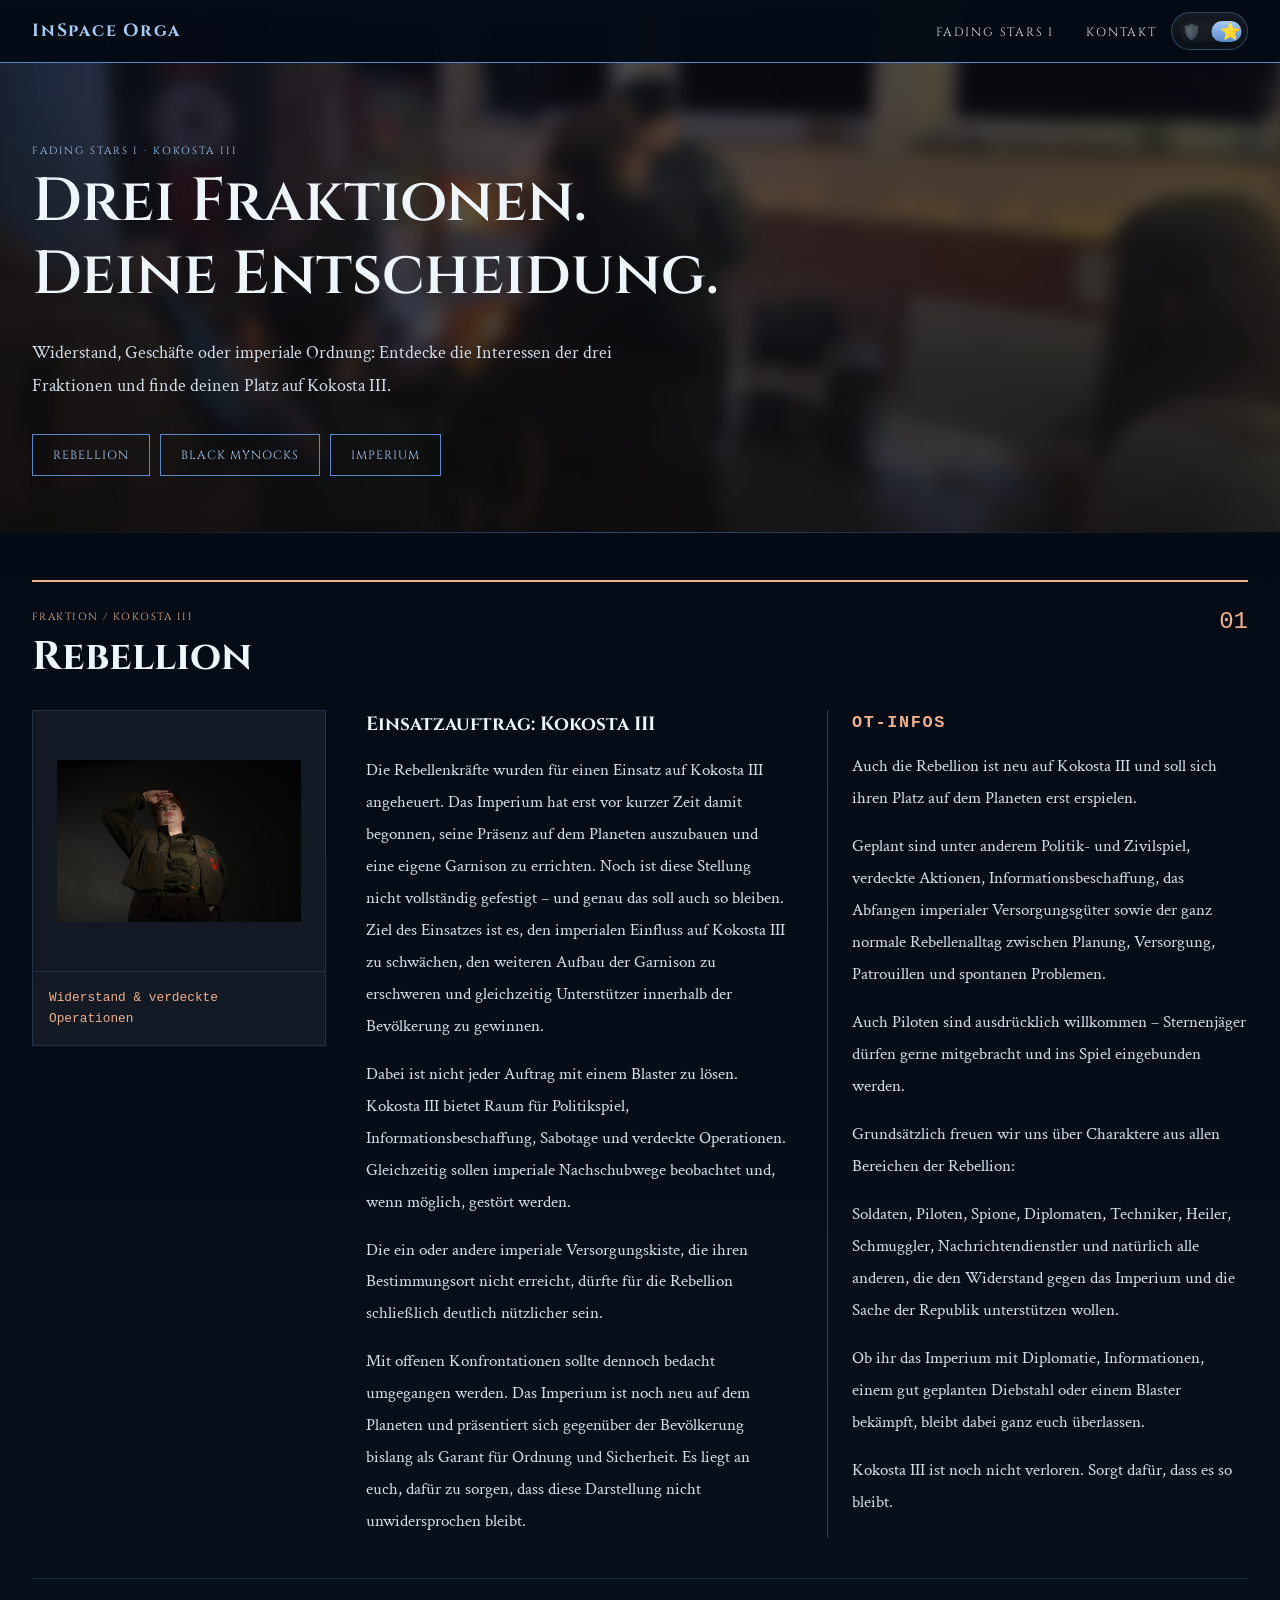
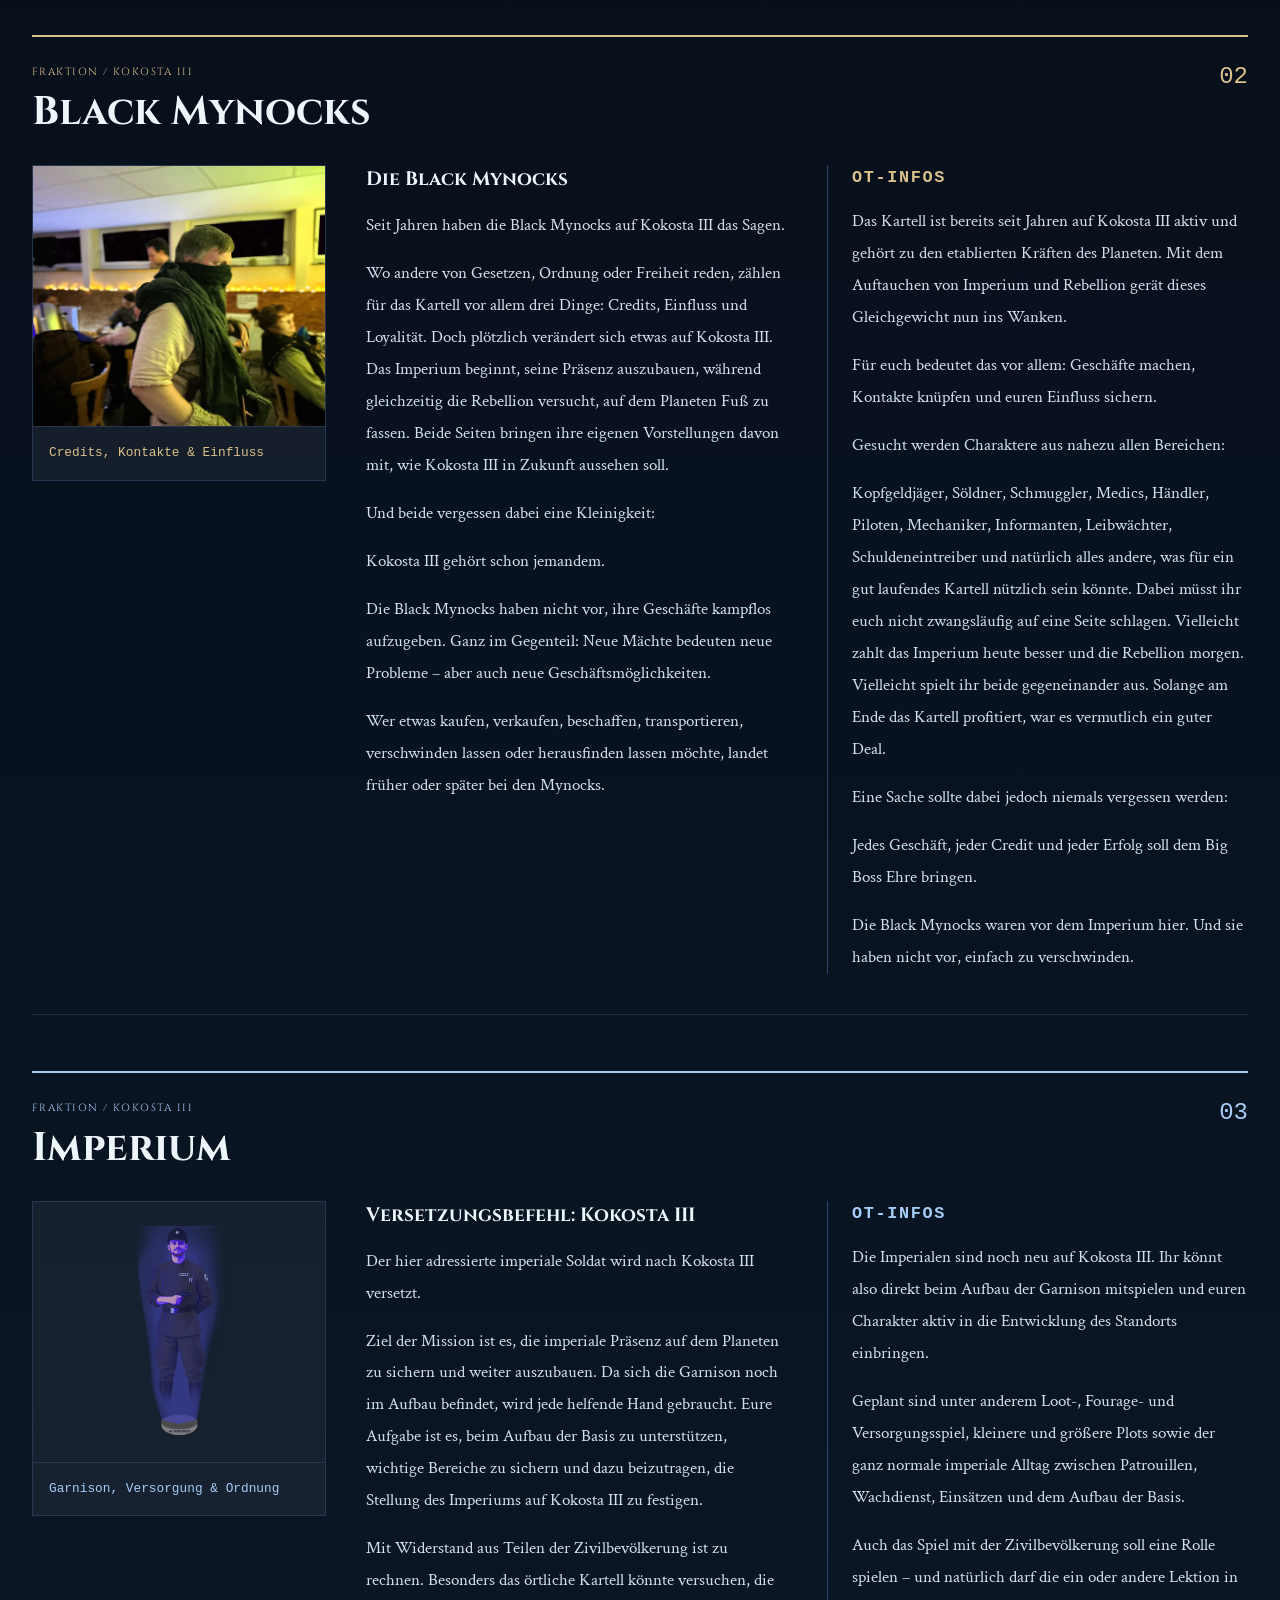
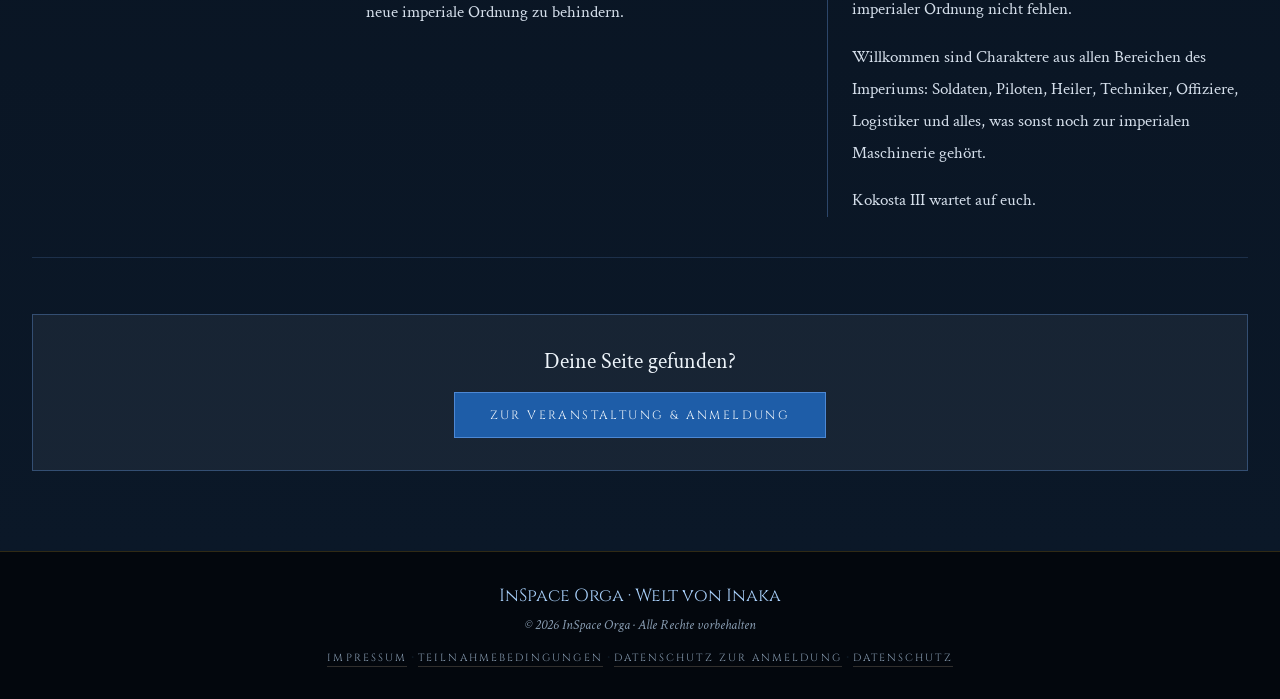
<file: Veranstaltungen/fading-stars-i/fraktionen.html>
<!DOCTYPE html>
<html lang="de" data-default-theme="scifi" data-prefer-default-theme="true">

<head>
    <meta charset="UTF-8">
    <meta name="viewport" content="width=device-width, initial-scale=1.0">
    <title>Fraktionen | Fading Stars I | InSpace Orga</title>
    <meta name="description" content="Rebellion, Black Mynocks oder Imperium: Entdecke die drei Fraktionen auf Kokosta III und die Spielmöglichkeiten bei Fading Stars I.">
    <meta name="robots" content="index,follow">
    <link rel="canonical" href="https://inspace-orga.github.io/Veranstaltungen/fading-stars-i/fraktionen.html">
    <meta property="og:locale" content="de_DE">
    <meta property="og:type" content="website">
    <meta property="og:site_name" content="InSpace Orga">
    <meta property="og:title" content="Fraktionen | Fading Stars I">
    <meta property="og:description" content="Rebellion, Black Mynocks oder Imperium: Finde deine Fraktion und deinen Platz auf Kokosta III beim Sci-Fi-LARP Fading Stars I.">
    <meta property="og:url" content="https://inspace-orga.github.io/Veranstaltungen/fading-stars-i/fraktionen.html">
    <meta property="og:image" content="https://inspace-orga.github.io/imgGallery/web/lothal-starliner-i/edit16.webp">
    <meta property="og:image:alt" content="Black Mynocks – Szene aus Lothal Starliner I">
    <meta name="twitter:card" content="summary_large_image">
    <meta name="twitter:title" content="Fraktionen | Fading Stars I">
    <meta name="twitter:description" content="Rebellion, Black Mynocks oder Imperium: Entdecke die drei Fraktionen und ihre Spielmöglichkeiten auf Kokosta III.">
    <meta name="twitter:image" content="https://inspace-orga.github.io/imgGallery/web/lothal-starliner-i/edit16.webp">
    <meta name="twitter:image:alt" content="Black Mynocks – Szene aus Lothal Starliner I">
    <script src="../../js/themeToggle.js"></script>
    <link rel="stylesheet" href="../../style/base.css?v=2026-08-02-1">
    <link rel="stylesheet" href="../../style/fading-stars-fraktionen.css?v=2026-11-02-3">
    <link rel="icon" type="image/png" href="../../img/InakaWappen_noText.png">
</head>

<body class="factions-page">
    <nav>
        <div class="nav-logo">InSpace Orga</div>
        <div class="nav-actions">
            <ul class="nav-links">
                <li><a href="../fading-stars-i.html">Fading Stars I</a></li>
                <li><a href="../../index.html#kontakt">Kontakt</a></li>
            </ul>
            <button class="theme-toggle" type="button" data-theme-toggle aria-label="Zum Fantasy-Theme wechseln"
                title="Zum Fantasy-Theme wechseln">
                <span class="theme-toggle-track" aria-hidden="true">
                    <span class="theme-toggle-icon fantasy">🛡️</span>
                    <span class="theme-toggle-thumb"></span>
                    <span class="theme-toggle-icon scifi">⭐</span>
                </span>
            </button>
        </div>
    </nav>

    <main>
        <section class="section-dark event-gallery-hero event-detail-hero-fading-stars faction-hero">
            <div class="section-inner">
                <span class="section-label">Fading Stars I · Kokosta III</span>
                <h1 class="section-title light">Drei Fraktionen.<br>Deine Entscheidung.</h1>
                <p class="event-gallery-lead">Widerstand, Geschäfte oder imperiale Ordnung: Entdecke die Interessen der drei Fraktionen und finde deinen Platz auf Kokosta III.</p>
                <div class="event-gallery-nav faction-index" aria-label="Fraktion ausw&#228;hlen">
                    <a class="btn-secondary" href="#rebellen">Rebellion</a>
                    <a class="btn-secondary" href="#kartell">Black Mynocks</a>
                    <a class="btn-secondary" href="#imperium">Imperium</a>
                </div>
            </div>
        </section>

        <section class="section-dark faction-section" aria-label="Die Fraktionen auf Kokosta III">
            <div class="section-inner faction-grid">
                <article class="faction-card faction-card-rebellen" id="rebellen" aria-labelledby="heading-rebellen">
                    <header class="faction-card-header">
                        <span class="faction-number" aria-hidden="true">01</span>
                        <span class="section-label">Fraktion / Kokosta III</span>
                        <h2 id="heading-rebellen">Rebellion</h2>
                    </header>
                    <div class="faction-visual">
                        <img src="../../img/Reb.jpeg" alt="Motiv für die Fraktion Rebellion" loading="lazy" decoding="async">
                        <p class="faction-caption">Widerstand &amp; verdeckte Operationen</p>
                    </div>
                    <div class="faction-card-body">
                        <div class="faction-story">
                            <h3>Einsatzauftrag: Kokosta III</h3>
                            <p>Die Rebellenkräfte wurden für einen Einsatz auf Kokosta III angeheuert. Das Imperium hat erst vor kurzer Zeit damit begonnen, seine Präsenz auf dem Planeten auszubauen und eine eigene Garnison zu errichten. Noch ist diese Stellung nicht vollständig gefestigt – und genau das soll auch so bleiben. Ziel des Einsatzes ist es, den imperialen Einfluss auf Kokosta III zu schwächen, den weiteren Aufbau der Garnison zu erschweren und gleichzeitig Unterstützer innerhalb der Bevölkerung zu gewinnen.</p>
                            <p>Dabei ist nicht jeder Auftrag mit einem Blaster zu lösen. Kokosta III bietet Raum für Politikspiel, Informationsbeschaffung, Sabotage und verdeckte Operationen. Gleichzeitig sollen imperiale Nachschubwege beobachtet und, wenn möglich, gestört werden.</p>
                            <p>Die ein oder andere imperiale Versorgungskiste, die ihren Bestimmungsort nicht erreicht, dürfte für die Rebellion schließlich deutlich nützlicher sein.</p>
                            <p>Mit offenen Konfrontationen sollte dennoch bedacht umgegangen werden. Das Imperium ist noch neu auf dem Planeten und präsentiert sich gegenüber der Bevölkerung bislang als Garant für Ordnung und Sicherheit. Es liegt an euch, dafür zu sorgen, dass diese Darstellung nicht unwidersprochen bleibt.</p>
                        </div>
                        <div class="faction-ot">
                            <h3>OT-Infos</h3>
                            <p>Auch die Rebellion ist neu auf Kokosta III und soll sich ihren Platz auf dem Planeten erst erspielen.</p>
                            <p>Geplant sind unter anderem Politik- und Zivilspiel, verdeckte Aktionen, Informationsbeschaffung, das Abfangen imperialer Versorgungsgüter sowie der ganz normale Rebellenalltag zwischen Planung, Versorgung, Patrouillen und spontanen Problemen.</p>
                            <p>Auch Piloten sind ausdrücklich willkommen – Sternenjäger dürfen gerne mitgebracht und ins Spiel eingebunden werden.</p>
                            <p>Grundsätzlich freuen wir uns über Charaktere aus allen Bereichen der Rebellion:</p>
                            <p>Soldaten, Piloten, Spione, Diplomaten, Techniker, Heiler, Schmuggler, Nachrichtendienstler und natürlich alle anderen, die den Widerstand gegen das Imperium und die Sache der Republik unterstützen wollen.</p>
                            <p>Ob ihr das Imperium mit Diplomatie, Informationen, einem gut geplanten Diebstahl oder einem Blaster bekämpft, bleibt dabei ganz euch überlassen.</p>
                            <p>Kokosta III ist noch nicht verloren. Sorgt dafür, dass es so bleibt.</p>
                        </div>
                    </div>
                </article>
                <article class="faction-card faction-card-kartell" id="kartell" aria-labelledby="heading-kartell">
                    <header class="faction-card-header">
                        <span class="faction-number" aria-hidden="true">02</span>
                        <span class="section-label">Fraktion / Kokosta III</span>
                        <h2 id="heading-kartell">Black Mynocks</h2>
                    </header>
                    <div class="faction-visual">
                        <img src="../../imgGallery/web/lothal-starliner-i/edit16.webp" alt="Black Mynocks – Szene aus Lothal Starliner I" loading="lazy" decoding="async">
                        <p class="faction-caption">Credits, Kontakte &amp; Einfluss</p>
                    </div>
                    <div class="faction-card-body">
                        <div class="faction-story">
                            <h3>Die Black Mynocks</h3>
                            <p>Seit Jahren haben die Black Mynocks auf Kokosta III das Sagen.</p>
                            <p>Wo andere von Gesetzen, Ordnung oder Freiheit reden, zählen für das Kartell vor allem drei Dinge: Credits, Einfluss und Loyalität. Doch plötzlich verändert sich etwas auf Kokosta III. Das Imperium beginnt, seine Präsenz auszubauen, während gleichzeitig die Rebellion versucht, auf dem Planeten Fuß zu fassen. Beide Seiten bringen ihre eigenen Vorstellungen davon mit, wie Kokosta III in Zukunft aussehen soll.</p>
                            <p>Und beide vergessen dabei eine Kleinigkeit:</p>
                            <p>Kokosta III gehört schon jemandem.</p>
                            <p>Die Black Mynocks haben nicht vor, ihre Geschäfte kampflos aufzugeben. Ganz im Gegenteil: Neue Mächte bedeuten neue Probleme – aber auch neue Geschäftsmöglichkeiten.</p>
                            <p>Wer etwas kaufen, verkaufen, beschaffen, transportieren, verschwinden lassen oder herausfinden lassen möchte, landet früher oder später bei den Mynocks.</p>
                        </div>
                        <div class="faction-ot">
                            <h3>OT-Infos</h3>
                            <p>Das Kartell ist bereits seit Jahren auf Kokosta III aktiv und gehört zu den etablierten Kräften des Planeten. Mit dem Auftauchen von Imperium und Rebellion gerät dieses Gleichgewicht nun ins Wanken.</p>
                            <p>Für euch bedeutet das vor allem: Geschäfte machen, Kontakte knüpfen und euren Einfluss sichern.</p>
                            <p>Gesucht werden Charaktere aus nahezu allen Bereichen:</p>
                            <p>Kopfgeldjäger, Söldner, Schmuggler, Medics, Händler, Piloten, Mechaniker, Informanten, Leibwächter, Schuldeneintreiber und natürlich alles andere, was für ein gut laufendes Kartell nützlich sein könnte. Dabei müsst ihr euch nicht zwangsläufig auf eine Seite schlagen. Vielleicht zahlt das Imperium heute besser und die Rebellion morgen. Vielleicht spielt ihr beide gegeneinander aus. Solange am Ende das Kartell profitiert, war es vermutlich ein guter Deal.</p>
                            <p>Eine Sache sollte dabei jedoch niemals vergessen werden:</p>
                            <p>Jedes Geschäft, jeder Credit und jeder Erfolg soll dem Big Boss Ehre bringen.</p>
                            <p>Die Black Mynocks waren vor dem Imperium hier. Und sie haben nicht vor, einfach zu verschwinden.</p>
                        </div>
                    </div>
                </article>
                <article class="faction-card faction-card-imperium" id="imperium" aria-labelledby="heading-imperium">
                    <header class="faction-card-header">
                        <span class="faction-number" aria-hidden="true">03</span>
                        <span class="section-label">Fraktion / Kokosta III</span>
                        <h2 id="heading-imperium">Imperium</h2>
                    </header>
                    <div class="faction-visual">
                        <img src="../../img/voff.png" alt="Motiv für die Fraktion Imperium" loading="lazy" decoding="async">
                        <p class="faction-caption">Garnison, Versorgung &amp; Ordnung</p>
                    </div>
                    <div class="faction-card-body">
                        <div class="faction-story">
                            <h3>Versetzungsbefehl: Kokosta III</h3>
                            <p>Der hier adressierte imperiale Soldat wird nach Kokosta III versetzt.</p>
                            <p>Ziel der Mission ist es, die imperiale Präsenz auf dem Planeten zu sichern und weiter auszubauen. Da sich die Garnison noch im Aufbau befindet, wird jede helfende Hand gebraucht. Eure Aufgabe ist es, beim Aufbau der Basis zu unterstützen, wichtige Bereiche zu sichern und dazu beizutragen, die Stellung des Imperiums auf Kokosta III zu festigen.</p>
                            <p>Mit Widerstand aus Teilen der Zivilbevölkerung ist zu rechnen. Besonders das örtliche Kartell könnte versuchen, die neue imperiale Ordnung zu behindern.</p>
                        </div>
                        <div class="faction-ot">
                            <h3>OT-Infos</h3>
                            <p>Die Imperialen sind noch neu auf Kokosta III. Ihr könnt also direkt beim Aufbau der Garnison mitspielen und euren Charakter aktiv in die Entwicklung des Standorts einbringen.</p>
                            <p>Geplant sind unter anderem Loot-, Fourage- und Versorgungsspiel, kleinere und größere Plots sowie der ganz normale imperiale Alltag zwischen Patrouillen, Wachdienst, Einsätzen und dem Aufbau der Basis.</p>
                            <p>Auch das Spiel mit der Zivilbevölkerung soll eine Rolle spielen – und natürlich darf die ein oder andere Lektion in imperialer Ordnung nicht fehlen.</p>
                            <p>Willkommen sind Charaktere aus allen Bereichen des Imperiums: Soldaten, Piloten, Heiler, Techniker, Offiziere, Logistiker und alles, was sonst noch zur imperialen Maschinerie gehört.</p>
                            <p>Kokosta III wartet auf euch.</p>
                        </div>
                    </div>
                </article>
            </div>
            <div class="section-inner faction-return">
                <p>Deine Seite gefunden?</p>
                <a class="btn-primary" href="../fading-stars-i.html#anmeldung">Zur Veranstaltung &amp; Anmeldung</a>
            </div>
        </section>
    </main>

    <footer>
        <div class="footer-logo">InSpace Orga · Welt von Inaka</div>
        <p class="footer-copy">© 2026 InSpace Orga · Alle Rechte vorbehalten</p>
        <p class="footer-impressum"><a href="https://emmet03.github.io/Pages/impressum.html" target="_blank" rel="noopener noreferrer">Impressum</a> · <a href="agb.html">Teilnahmebedingungen</a> · <a href="datenschutz.html">Datenschutz zur Anmeldung</a> · <a href="../../datenschutz.html">Datenschutz</a></p>
    </footer>
</body>

</html>
</file>
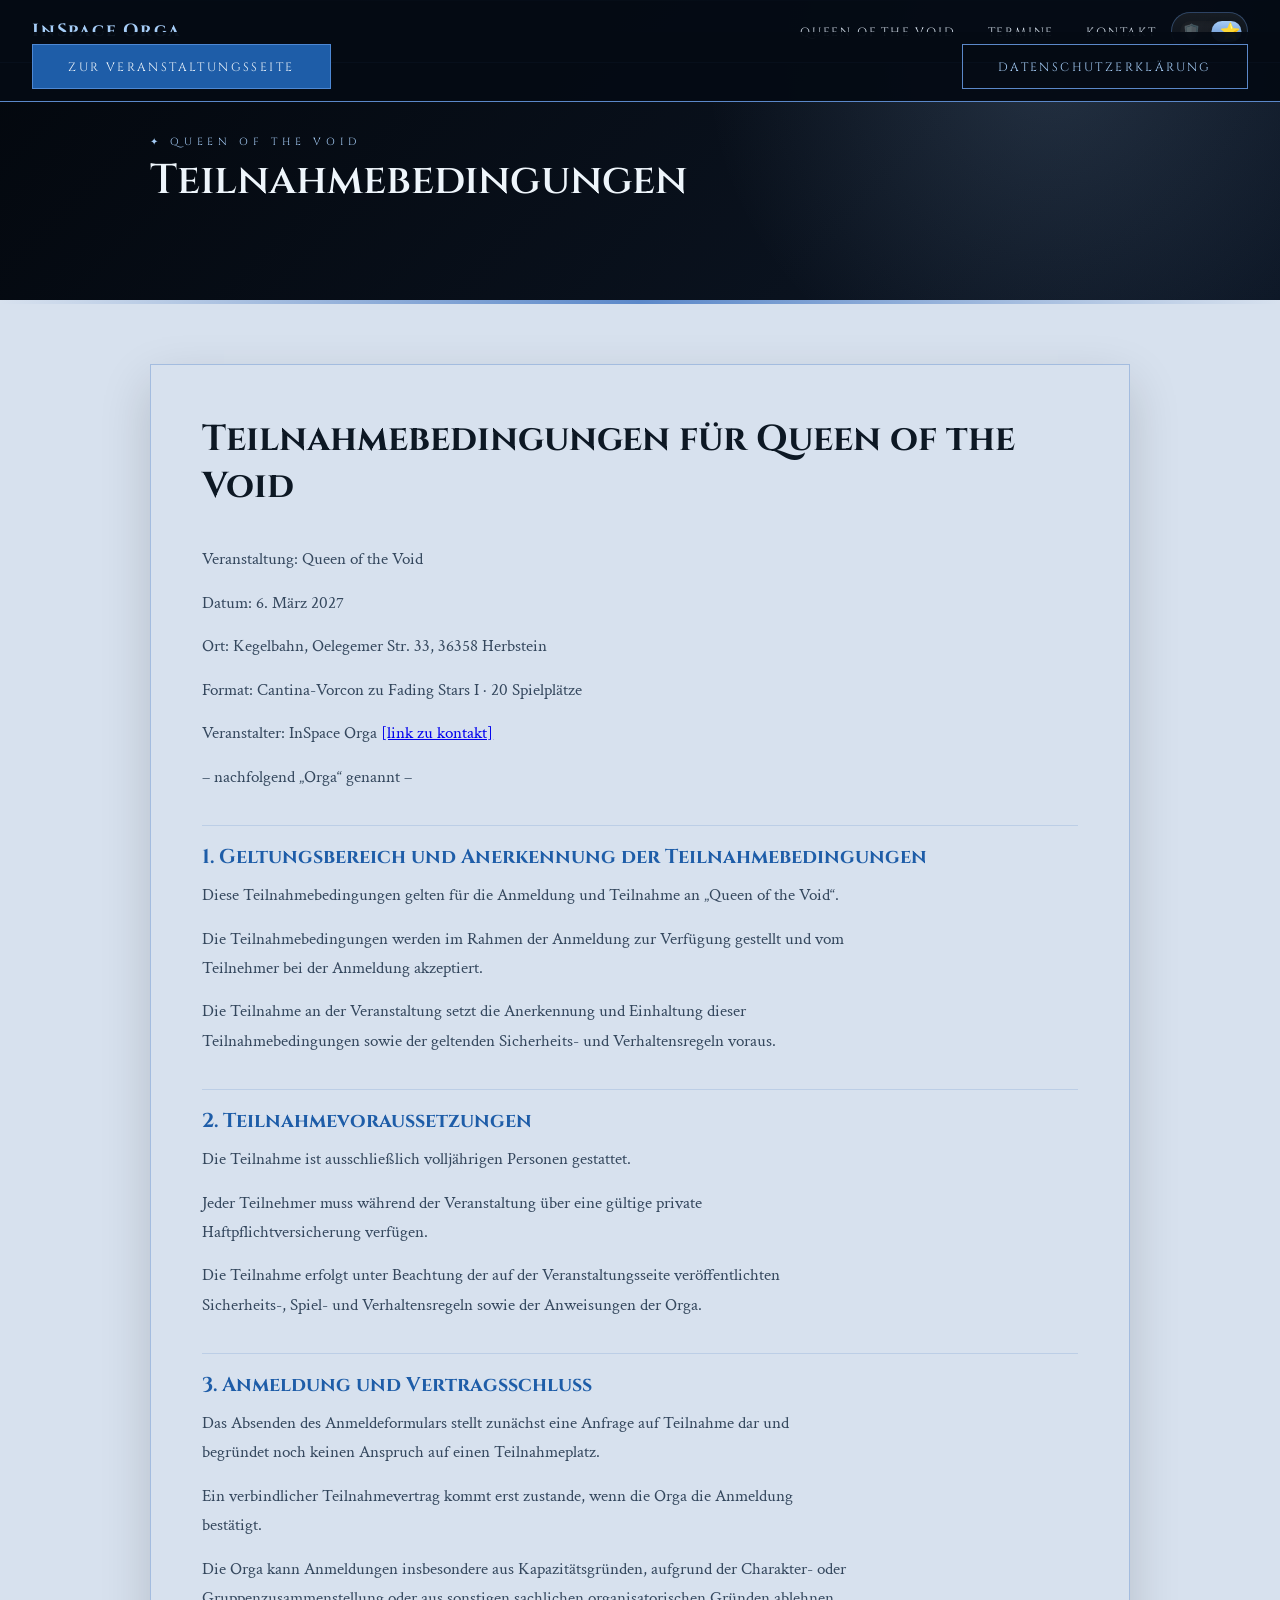
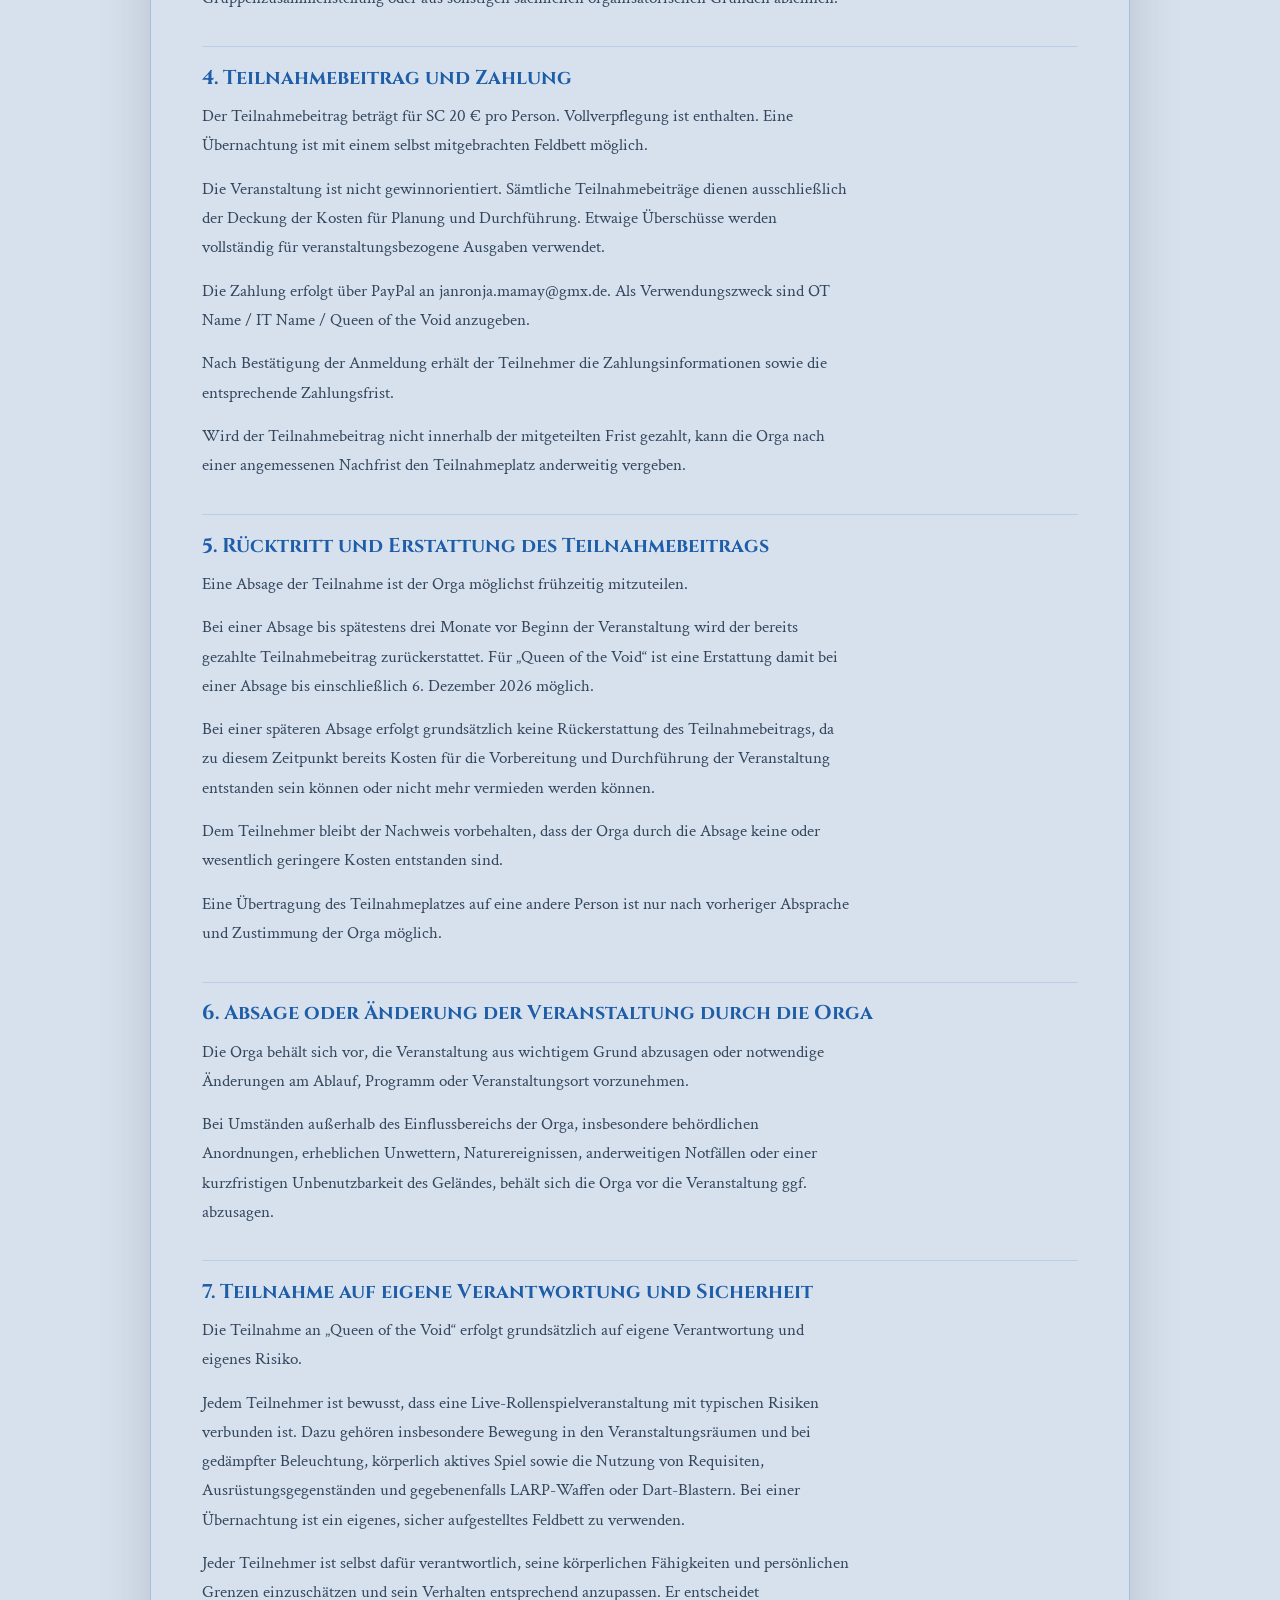
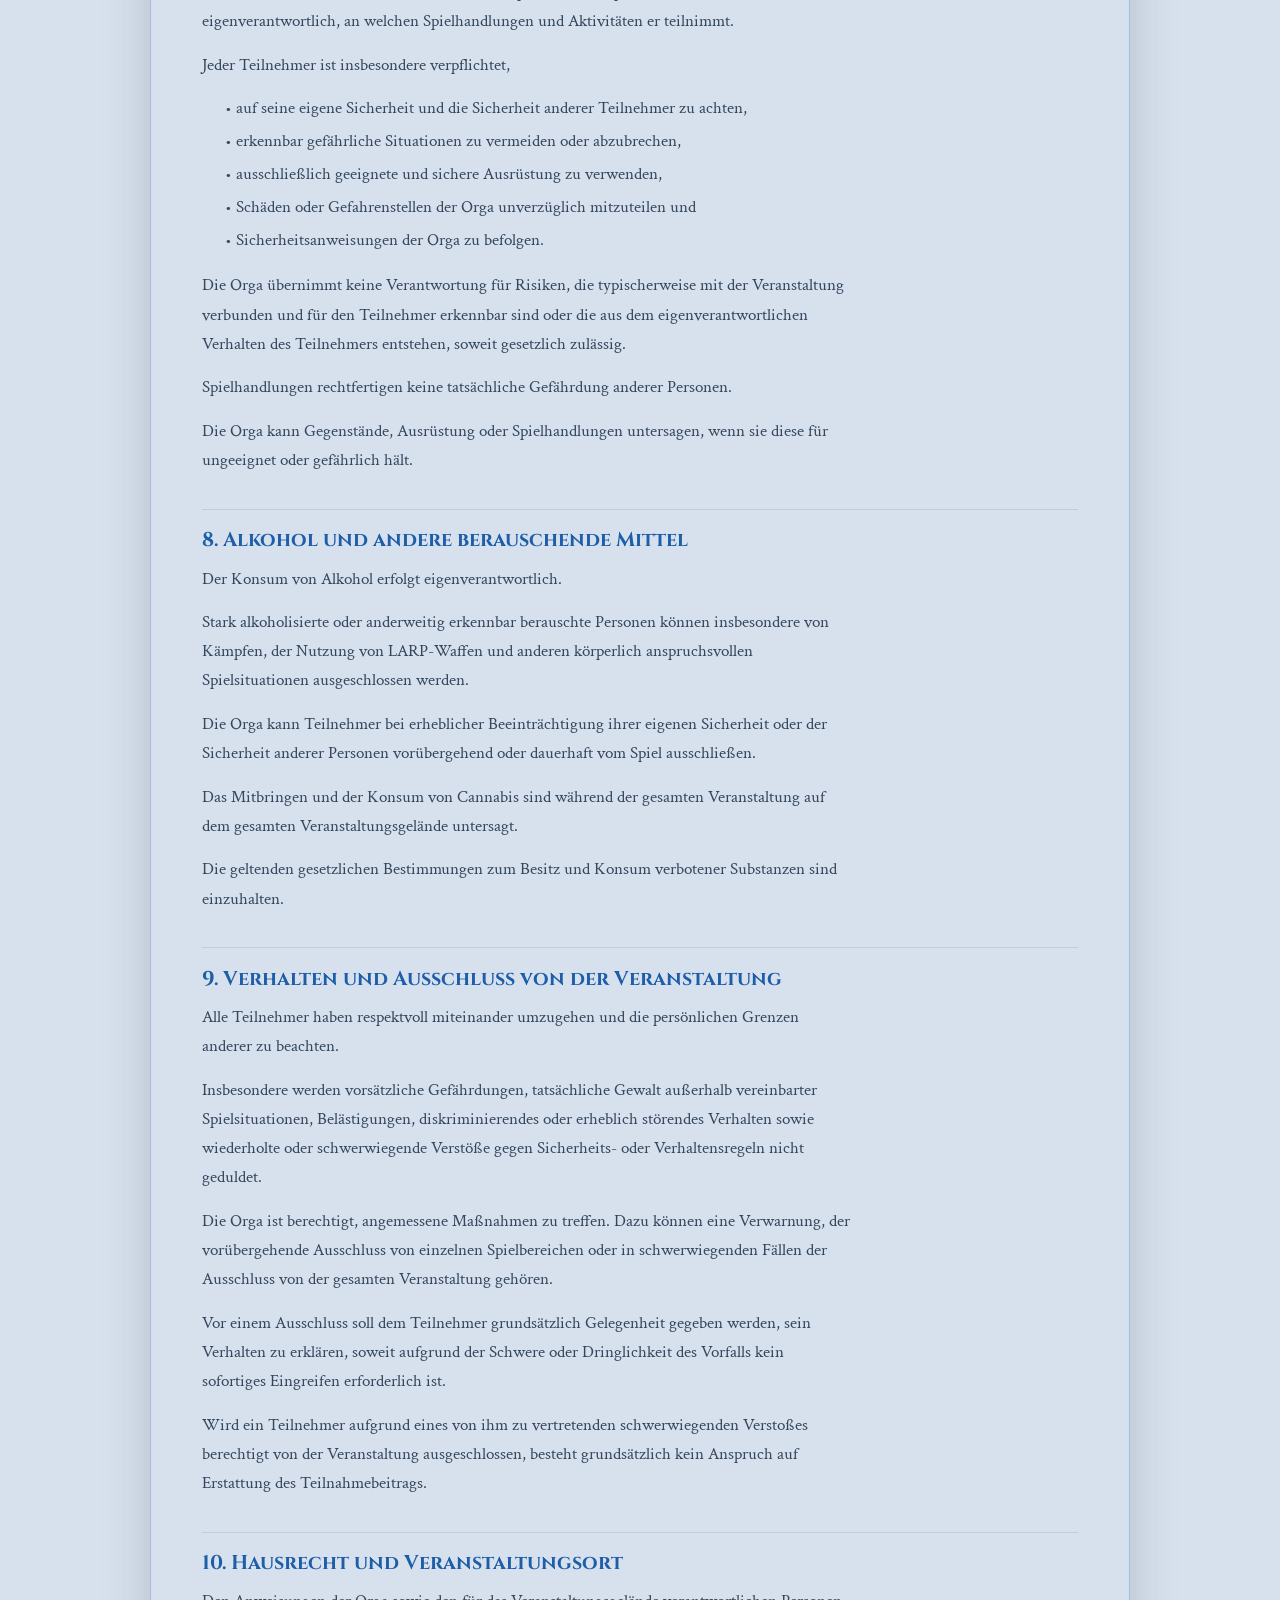
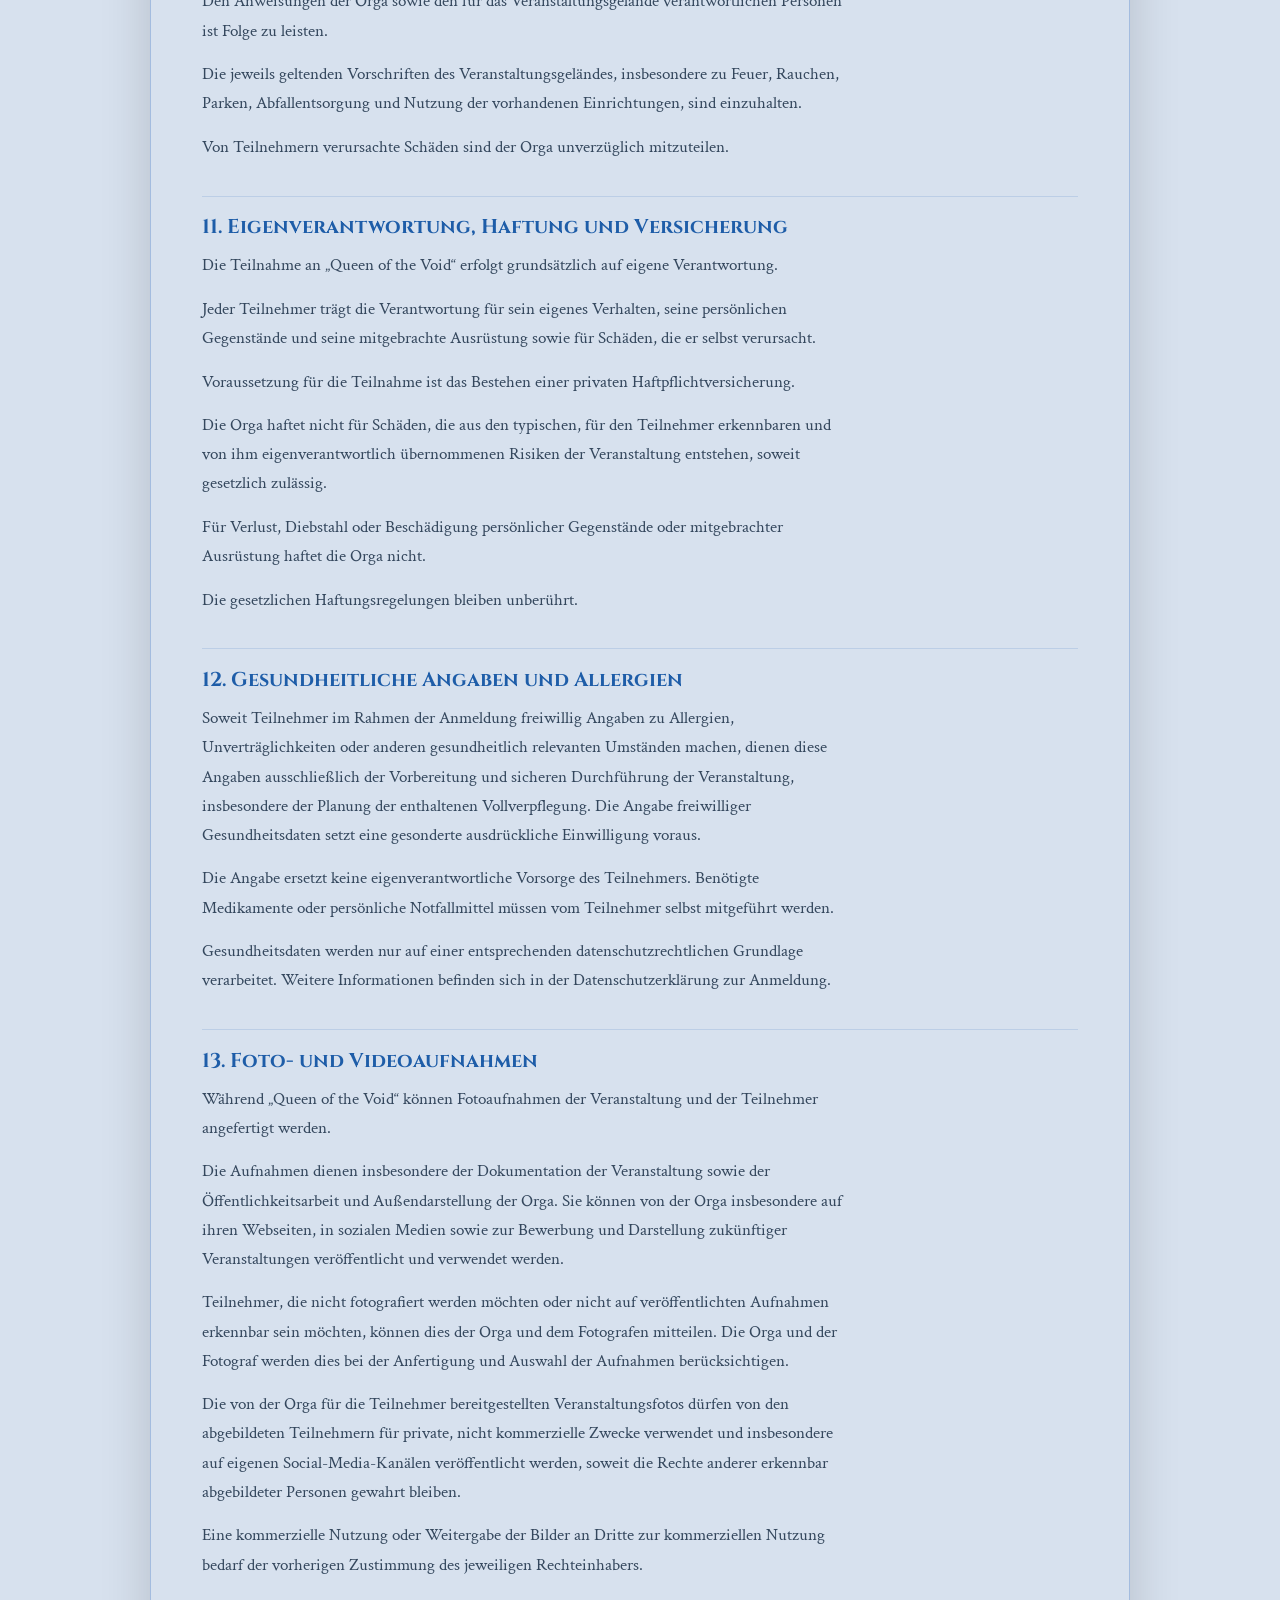
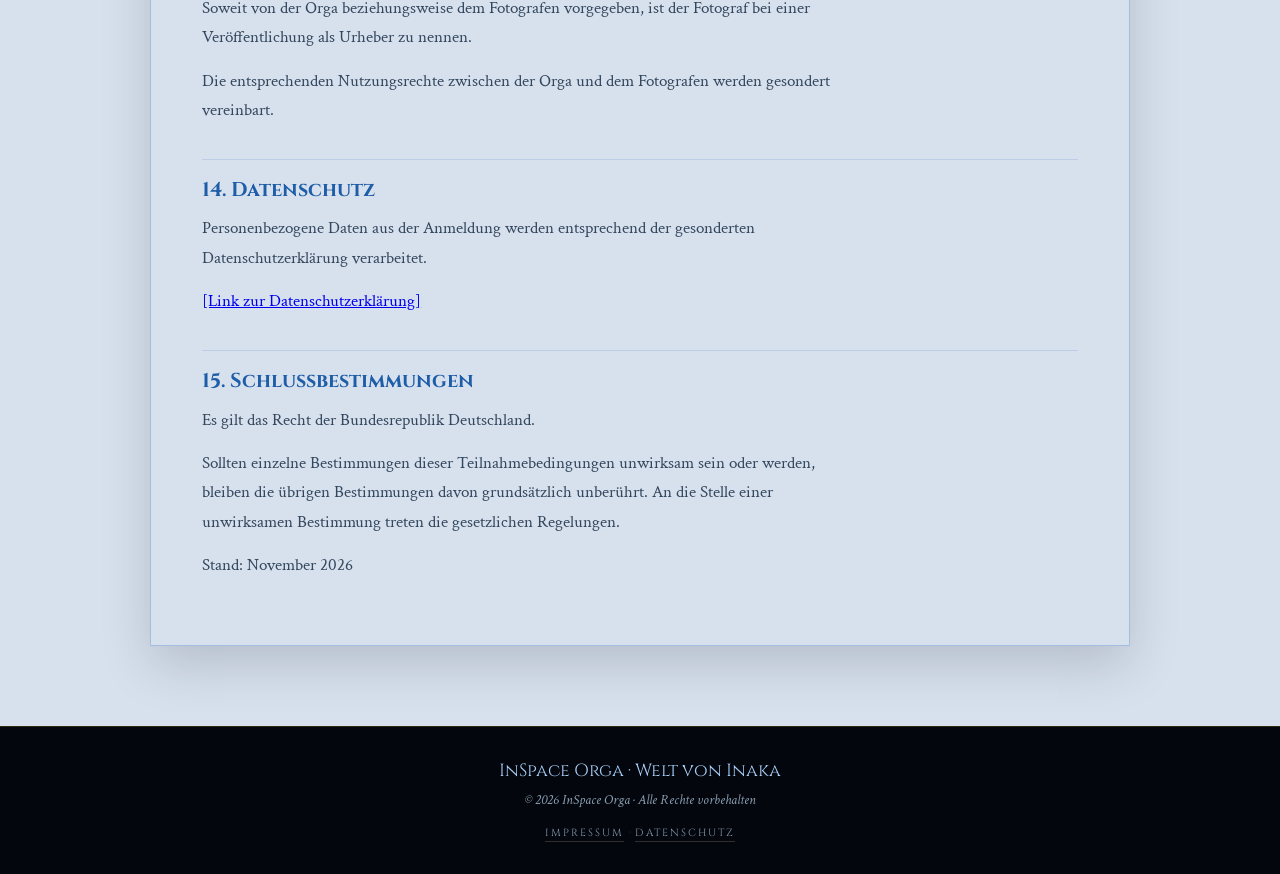
<file: Veranstaltungen/queen-of-the-void/agb.html>
<!DOCTYPE html>
<html lang="de" data-default-theme="scifi" data-prefer-default-theme="true">
<head>
    <meta charset="UTF-8">
    <meta name="viewport" content="width=device-width, initial-scale=1.0">
    <title>Teilnahmebedingungen | Queen of the Void</title>
    <meta name="robots" content="noindex,nofollow">
    <script src="../../js/themeToggle.js"></script>
    <script src="../../js/legalDocument.js" defer></script>
    <link rel="stylesheet" href="../../style/base.css?v=2026-08-02-1">
    <link rel="stylesheet" href="../../style/legal.css?v=2026-09-08-1">
    <link rel="icon" type="image/png" href="../../img/InakaWappen_noText.png">
</head>
<body>
    <nav>
        <div class="nav-logo">InSpace Orga</div>
        <div class="nav-actions">
            <ul class="nav-links">
                <li><a href="../queen-of-the-void.html">Queen of the Void</a></li>
                <li><a href="../../index.html#termine">Termine</a></li>
                <li><a href="../../index.html#kontakt">Kontakt</a></li>
            </ul>
            <button class="theme-toggle" type="button" data-theme-toggle aria-label="Zum Fantasy-Theme wechseln" title="Zum Fantasy-Theme wechseln">
                <span class="theme-toggle-track" aria-hidden="true">
                    <span class="theme-toggle-icon fantasy">🛡️</span>
                    <span class="theme-toggle-thumb"></span>
                    <span class="theme-toggle-icon scifi">⭐</span>
                </span>
            </button>
        </div>
    </nav>

    <main class="legal-page">
        <section class="section-dark legal-hero">
            <div class="section-inner">
                <span class="section-label" style="color:var(--gold-light)">✦ Queen of the Void</span>
                <h1 class="section-title light">Teilnahmebedingungen</h1>
            </div>
        </section>
        <section class="section-parchment legal-content">
            <div class="section-inner legal-inner">
                <article class="legal-document" data-legal-document>
                    <pre class="legal-source" data-legal-source>
Teilnahmebedingungen für Queen of the Void
Veranstaltung: Queen of the Void
Datum: 6. März 2027
Ort: Kegelbahn, Oelegemer Str. 33, 36358 Herbstein
Format: Cantina-Vorcon zu Fading Stars I · 20 Spielplätze
Veranstalter: InSpace Orga [link zu kontakt]
– nachfolgend „Orga“ genannt –
1. Geltungsbereich und Anerkennung der Teilnahmebedingungen
Diese Teilnahmebedingungen gelten für die Anmeldung und Teilnahme an „Queen of the Void“.
Die Teilnahmebedingungen werden im Rahmen der Anmeldung zur Verfügung gestellt und vom Teilnehmer bei der Anmeldung akzeptiert.
Die Teilnahme an der Veranstaltung setzt die Anerkennung und Einhaltung dieser Teilnahmebedingungen sowie der geltenden Sicherheits- und Verhaltensregeln voraus.
2. Teilnahmevoraussetzungen
Die Teilnahme ist ausschließlich volljährigen Personen gestattet.
Jeder Teilnehmer muss während der Veranstaltung über eine gültige private Haftpflichtversicherung verfügen.
Die Teilnahme erfolgt unter Beachtung der auf der Veranstaltungsseite veröffentlichten Sicherheits-, Spiel- und Verhaltensregeln sowie der Anweisungen der Orga.
3. Anmeldung und Vertragsschluss
Das Absenden des Anmeldeformulars stellt zunächst eine Anfrage auf Teilnahme dar und begründet noch keinen Anspruch auf einen Teilnahmeplatz.
Ein verbindlicher Teilnahmevertrag kommt erst zustande, wenn die Orga die Anmeldung bestätigt.
Die Orga kann Anmeldungen insbesondere aus Kapazitätsgründen, aufgrund der Charakter- oder Gruppenzusammenstellung oder aus sonstigen sachlichen organisatorischen Gründen ablehnen.
4. Teilnahmebeitrag und Zahlung
Der Teilnahmebeitrag beträgt für SC 20 € pro Person. Vollverpflegung ist enthalten. Eine Übernachtung ist mit einem selbst mitgebrachten Feldbett möglich.
Die Veranstaltung ist nicht gewinnorientiert. Sämtliche Teilnahmebeiträge dienen ausschließlich der Deckung der Kosten für Planung und Durchführung. Etwaige Überschüsse werden vollständig für veranstaltungsbezogene Ausgaben verwendet.
Die Zahlung erfolgt über PayPal an janronja.mamay@gmx.de. Als Verwendungszweck sind OT Name / IT Name / Queen of the Void anzugeben.
Nach Bestätigung der Anmeldung erhält der Teilnehmer die Zahlungsinformationen sowie die entsprechende Zahlungsfrist.
Wird der Teilnahmebeitrag nicht innerhalb der mitgeteilten Frist gezahlt, kann die Orga nach einer angemessenen Nachfrist den Teilnahmeplatz anderweitig vergeben.
5. Rücktritt und Erstattung des Teilnahmebeitrags
Eine Absage der Teilnahme ist der Orga möglichst frühzeitig mitzuteilen.
Bei einer Absage bis spätestens drei Monate vor Beginn der Veranstaltung wird der bereits gezahlte Teilnahmebeitrag zurückerstattet. Für „Queen of the Void“ ist eine Erstattung damit bei einer Absage bis einschließlich 6. Dezember 2026 möglich.
Bei einer späteren Absage erfolgt grundsätzlich keine Rückerstattung des Teilnahmebeitrags, da zu diesem Zeitpunkt bereits Kosten für die Vorbereitung und Durchführung der Veranstaltung entstanden sein können oder nicht mehr vermieden werden können.
Dem Teilnehmer bleibt der Nachweis vorbehalten, dass der Orga durch die Absage keine oder wesentlich geringere Kosten entstanden sind.
Eine Übertragung des Teilnahmeplatzes auf eine andere Person ist nur nach vorheriger Absprache und Zustimmung der Orga möglich.
6. Absage oder Änderung der Veranstaltung durch die Orga
Die Orga behält sich vor, die Veranstaltung aus wichtigem Grund abzusagen oder notwendige Änderungen am Ablauf, Programm oder Veranstaltungsort vorzunehmen.
Bei Umständen außerhalb des Einflussbereichs der Orga, insbesondere behördlichen Anordnungen, erheblichen Unwettern, Naturereignissen, anderweitigen Notfällen oder einer kurzfristigen Unbenutzbarkeit des Geländes, behält sich die Orga vor die Veranstaltung ggf. abzusagen.
7. Teilnahme auf eigene Verantwortung und Sicherheit
Die Teilnahme an „Queen of the Void“ erfolgt grundsätzlich auf eigene Verantwortung und eigenes Risiko.
Jedem Teilnehmer ist bewusst, dass eine Live-Rollenspielveranstaltung mit typischen Risiken verbunden ist. Dazu gehören insbesondere Bewegung in den Veranstaltungsräumen und bei gedämpfter Beleuchtung, körperlich aktives Spiel sowie die Nutzung von Requisiten, Ausrüstungsgegenständen und gegebenenfalls LARP-Waffen oder Dart-Blastern. Bei einer Übernachtung ist ein eigenes, sicher aufgestelltes Feldbett zu verwenden.
Jeder Teilnehmer ist selbst dafür verantwortlich, seine körperlichen Fähigkeiten und persönlichen Grenzen einzuschätzen und sein Verhalten entsprechend anzupassen. Er entscheidet eigenverantwortlich, an welchen Spielhandlungen und Aktivitäten er teilnimmt.
Jeder Teilnehmer ist insbesondere verpflichtet,
•	auf seine eigene Sicherheit und die Sicherheit anderer Teilnehmer zu achten,
•	erkennbar gefährliche Situationen zu vermeiden oder abzubrechen,
•	ausschließlich geeignete und sichere Ausrüstung zu verwenden,
•	Schäden oder Gefahrenstellen der Orga unverzüglich mitzuteilen und
•	Sicherheitsanweisungen der Orga zu befolgen.
Die Orga übernimmt keine Verantwortung für Risiken, die typischerweise mit der Veranstaltung verbunden und für den Teilnehmer erkennbar sind oder die aus dem eigenverantwortlichen Verhalten des Teilnehmers entstehen, soweit gesetzlich zulässig.
Spielhandlungen rechtfertigen keine tatsächliche Gefährdung anderer Personen.
Die Orga kann Gegenstände, Ausrüstung oder Spielhandlungen untersagen, wenn sie diese für ungeeignet oder gefährlich hält.
8. Alkohol und andere berauschende Mittel
Der Konsum von Alkohol erfolgt eigenverantwortlich.
Stark alkoholisierte oder anderweitig erkennbar berauschte Personen können insbesondere von Kämpfen, der Nutzung von LARP-Waffen und anderen körperlich anspruchsvollen Spielsituationen ausgeschlossen werden.
Die Orga kann Teilnehmer bei erheblicher Beeinträchtigung ihrer eigenen Sicherheit oder der Sicherheit anderer Personen vorübergehend oder dauerhaft vom Spiel ausschließen.
Das Mitbringen und der Konsum von Cannabis sind während der gesamten Veranstaltung auf dem gesamten Veranstaltungsgelände untersagt.
Die geltenden gesetzlichen Bestimmungen zum Besitz und Konsum verbotener Substanzen sind einzuhalten.
9. Verhalten und Ausschluss von der Veranstaltung
Alle Teilnehmer haben respektvoll miteinander umzugehen und die persönlichen Grenzen anderer zu beachten.
Insbesondere werden vorsätzliche Gefährdungen, tatsächliche Gewalt außerhalb vereinbarter Spielsituationen, Belästigungen, diskriminierendes oder erheblich störendes Verhalten sowie wiederholte oder schwerwiegende Verstöße gegen Sicherheits- oder Verhaltensregeln nicht geduldet.
Die Orga ist berechtigt, angemessene Maßnahmen zu treffen. Dazu können eine Verwarnung, der vorübergehende Ausschluss von einzelnen Spielbereichen oder in schwerwiegenden Fällen der Ausschluss von der gesamten Veranstaltung gehören.
Vor einem Ausschluss soll dem Teilnehmer grundsätzlich Gelegenheit gegeben werden, sein Verhalten zu erklären, soweit aufgrund der Schwere oder Dringlichkeit des Vorfalls kein sofortiges Eingreifen erforderlich ist.
Wird ein Teilnehmer aufgrund eines von ihm zu vertretenden schwerwiegenden Verstoßes berechtigt von der Veranstaltung ausgeschlossen, besteht grundsätzlich kein Anspruch auf Erstattung des Teilnahmebeitrags. 
10. Hausrecht und Veranstaltungsort
Den Anweisungen der Orga sowie den für das Veranstaltungsgelände verantwortlichen Personen ist Folge zu leisten.
Die jeweils geltenden Vorschriften des Veranstaltungsgeländes, insbesondere zu Feuer, Rauchen, Parken, Abfallentsorgung und Nutzung der vorhandenen Einrichtungen, sind einzuhalten.
Von Teilnehmern verursachte Schäden sind der Orga unverzüglich mitzuteilen.
11. Eigenverantwortung, Haftung und Versicherung
Die Teilnahme an „Queen of the Void“ erfolgt grundsätzlich auf eigene Verantwortung.
Jeder Teilnehmer trägt die Verantwortung für sein eigenes Verhalten, seine persönlichen Gegenstände und seine mitgebrachte Ausrüstung sowie für Schäden, die er selbst verursacht.
Voraussetzung für die Teilnahme ist das Bestehen einer privaten Haftpflichtversicherung.
Die Orga haftet nicht für Schäden, die aus den typischen, für den Teilnehmer erkennbaren und von ihm eigenverantwortlich übernommenen Risiken der Veranstaltung entstehen, soweit gesetzlich zulässig.
Für Verlust, Diebstahl oder Beschädigung persönlicher Gegenstände oder mitgebrachter Ausrüstung haftet die Orga nicht.
Die gesetzlichen Haftungsregelungen bleiben unberührt.
12. Gesundheitliche Angaben und Allergien
Soweit Teilnehmer im Rahmen der Anmeldung freiwillig Angaben zu Allergien, Unverträglichkeiten oder anderen gesundheitlich relevanten Umständen machen, dienen diese Angaben ausschließlich der Vorbereitung und sicheren Durchführung der Veranstaltung, insbesondere der Planung der enthaltenen Vollverpflegung. Die Angabe freiwilliger Gesundheitsdaten setzt eine gesonderte ausdrückliche Einwilligung voraus.
Die Angabe ersetzt keine eigenverantwortliche Vorsorge des Teilnehmers. Benötigte Medikamente oder persönliche Notfallmittel müssen vom Teilnehmer selbst mitgeführt werden.
Gesundheitsdaten werden nur auf einer entsprechenden datenschutzrechtlichen Grundlage verarbeitet. Weitere Informationen befinden sich in der Datenschutzerklärung zur Anmeldung.
13. Foto- und Videoaufnahmen
Während „Queen of the Void“ können Fotoaufnahmen der Veranstaltung und der Teilnehmer angefertigt werden.
Die Aufnahmen dienen insbesondere der Dokumentation der Veranstaltung sowie der Öffentlichkeitsarbeit und Außendarstellung der Orga. Sie können von der Orga insbesondere auf ihren Webseiten, in sozialen Medien sowie zur Bewerbung und Darstellung zukünftiger Veranstaltungen veröffentlicht und verwendet werden.
Teilnehmer, die nicht fotografiert werden möchten oder nicht auf veröffentlichten Aufnahmen erkennbar sein möchten, können dies der Orga und dem Fotografen mitteilen. Die Orga und der Fotograf werden dies bei der Anfertigung und Auswahl der Aufnahmen berücksichtigen.
Die von der Orga für die Teilnehmer bereitgestellten Veranstaltungsfotos dürfen von den abgebildeten Teilnehmern für private, nicht kommerzielle Zwecke verwendet und insbesondere auf eigenen Social-Media-Kanälen veröffentlicht werden, soweit die Rechte anderer erkennbar abgebildeter Personen gewahrt bleiben.
Eine kommerzielle Nutzung oder Weitergabe der Bilder an Dritte zur kommerziellen Nutzung bedarf der vorherigen Zustimmung des jeweiligen Rechteinhabers.
Soweit von der Orga beziehungsweise dem Fotografen vorgegeben, ist der Fotograf bei einer Veröffentlichung als Urheber zu nennen.
Die entsprechenden Nutzungsrechte zwischen der Orga und dem Fotografen werden gesondert vereinbart.
14. Datenschutz
Personenbezogene Daten aus der Anmeldung werden entsprechend der gesonderten Datenschutzerklärung verarbeitet.
[Link zur Datenschutzerklärung]
15. Schlussbestimmungen
Es gilt das Recht der Bundesrepublik Deutschland.
Sollten einzelne Bestimmungen dieser Teilnahmebedingungen unwirksam sein oder werden, bleiben die übrigen Bestimmungen davon grundsätzlich unberührt. An die Stelle einer unwirksamen Bestimmung treten die gesetzlichen Regelungen.
Stand: November 2026


</pre>
                </article>
                <nav class="legal-related" aria-label="Weitere Informationen">
                    <a class="btn-primary" href="../queen-of-the-void.html">Zur Veranstaltungsseite</a>
                    <a class="btn-secondary" href="datenschutz.html">Datenschutzerklärung</a>
                </nav>
            </div>
        </section>
    </main>
    <footer>
        <div class="footer-logo">InSpace Orga · Welt von Inaka</div>
        <p class="footer-copy">© 2026 InSpace Orga · Alle Rechte vorbehalten</p>
        <p class="footer-impressum"><a href="https://emmet03.github.io/Pages/impressum.html" target="_blank" rel="noopener noreferrer">Impressum</a> · <a href="datenschutz.html">Datenschutz</a></p>
    </footer>
</body>
</html>
</file>
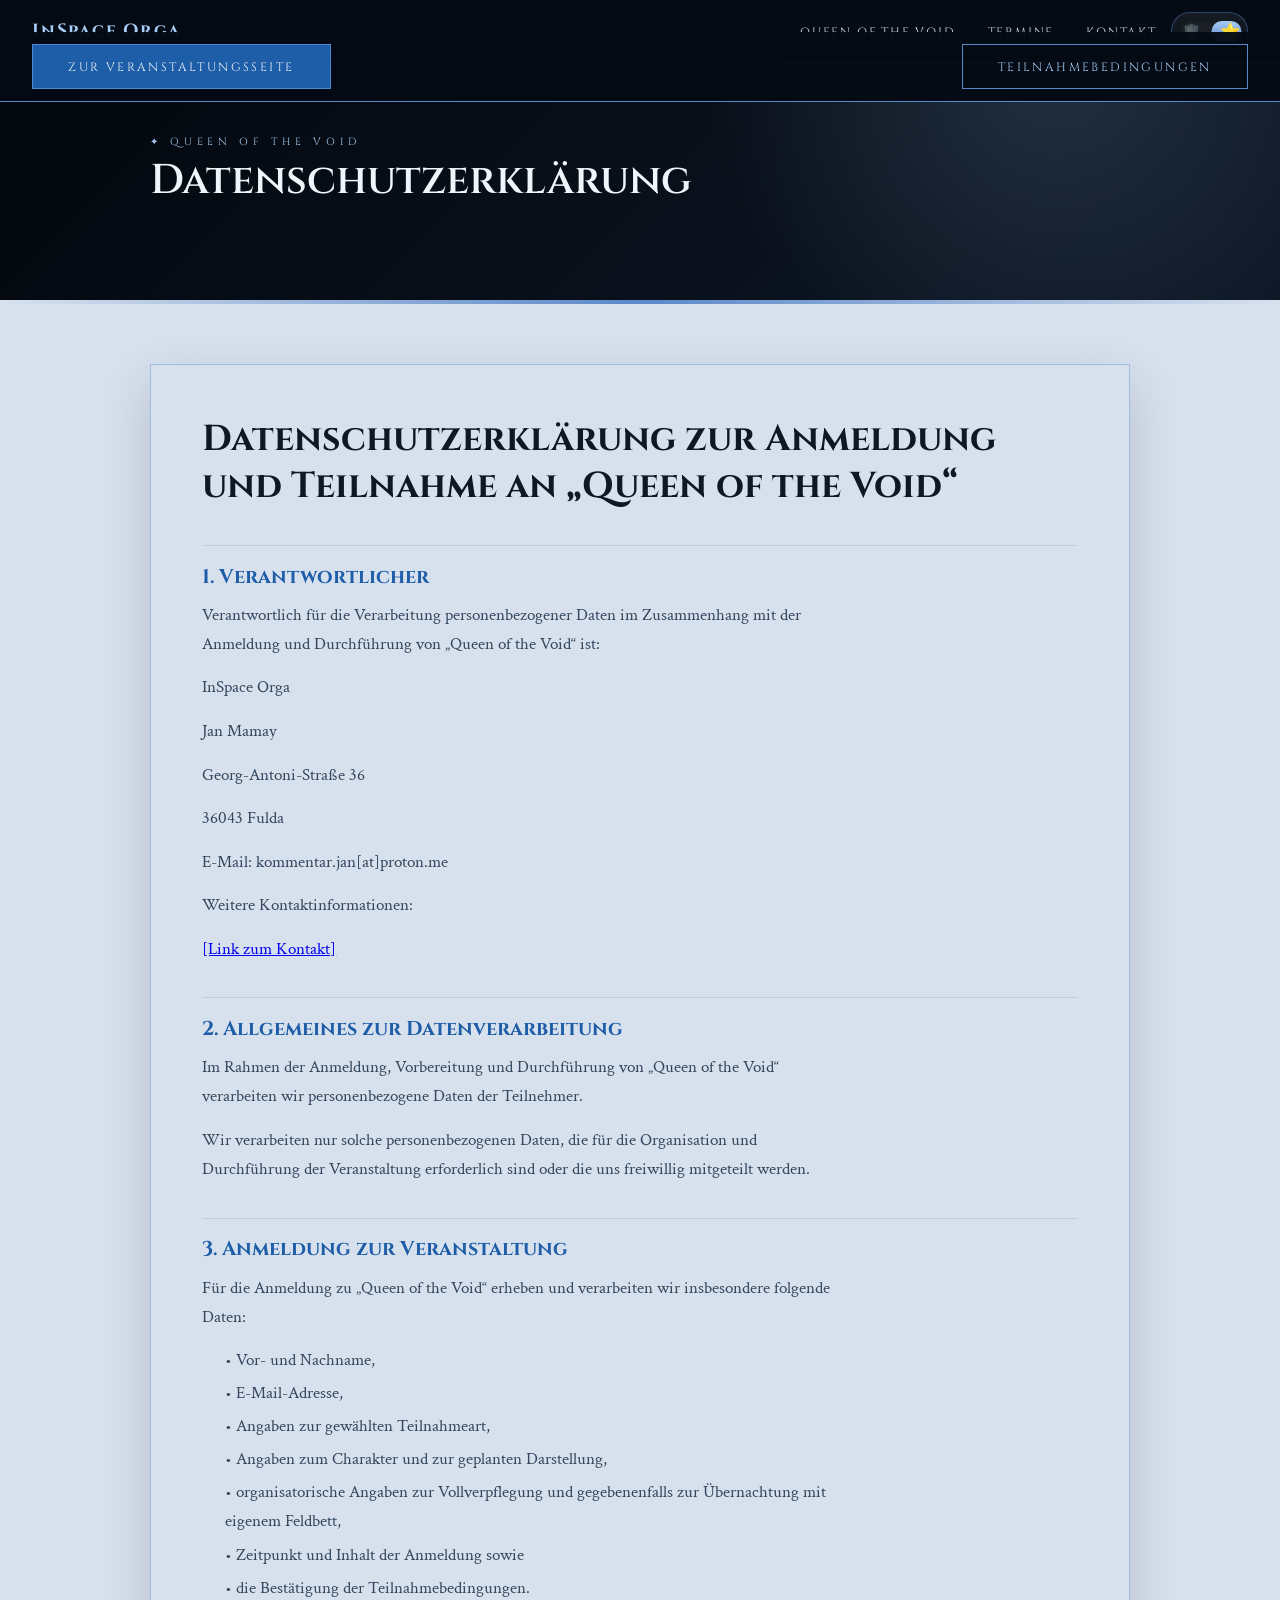
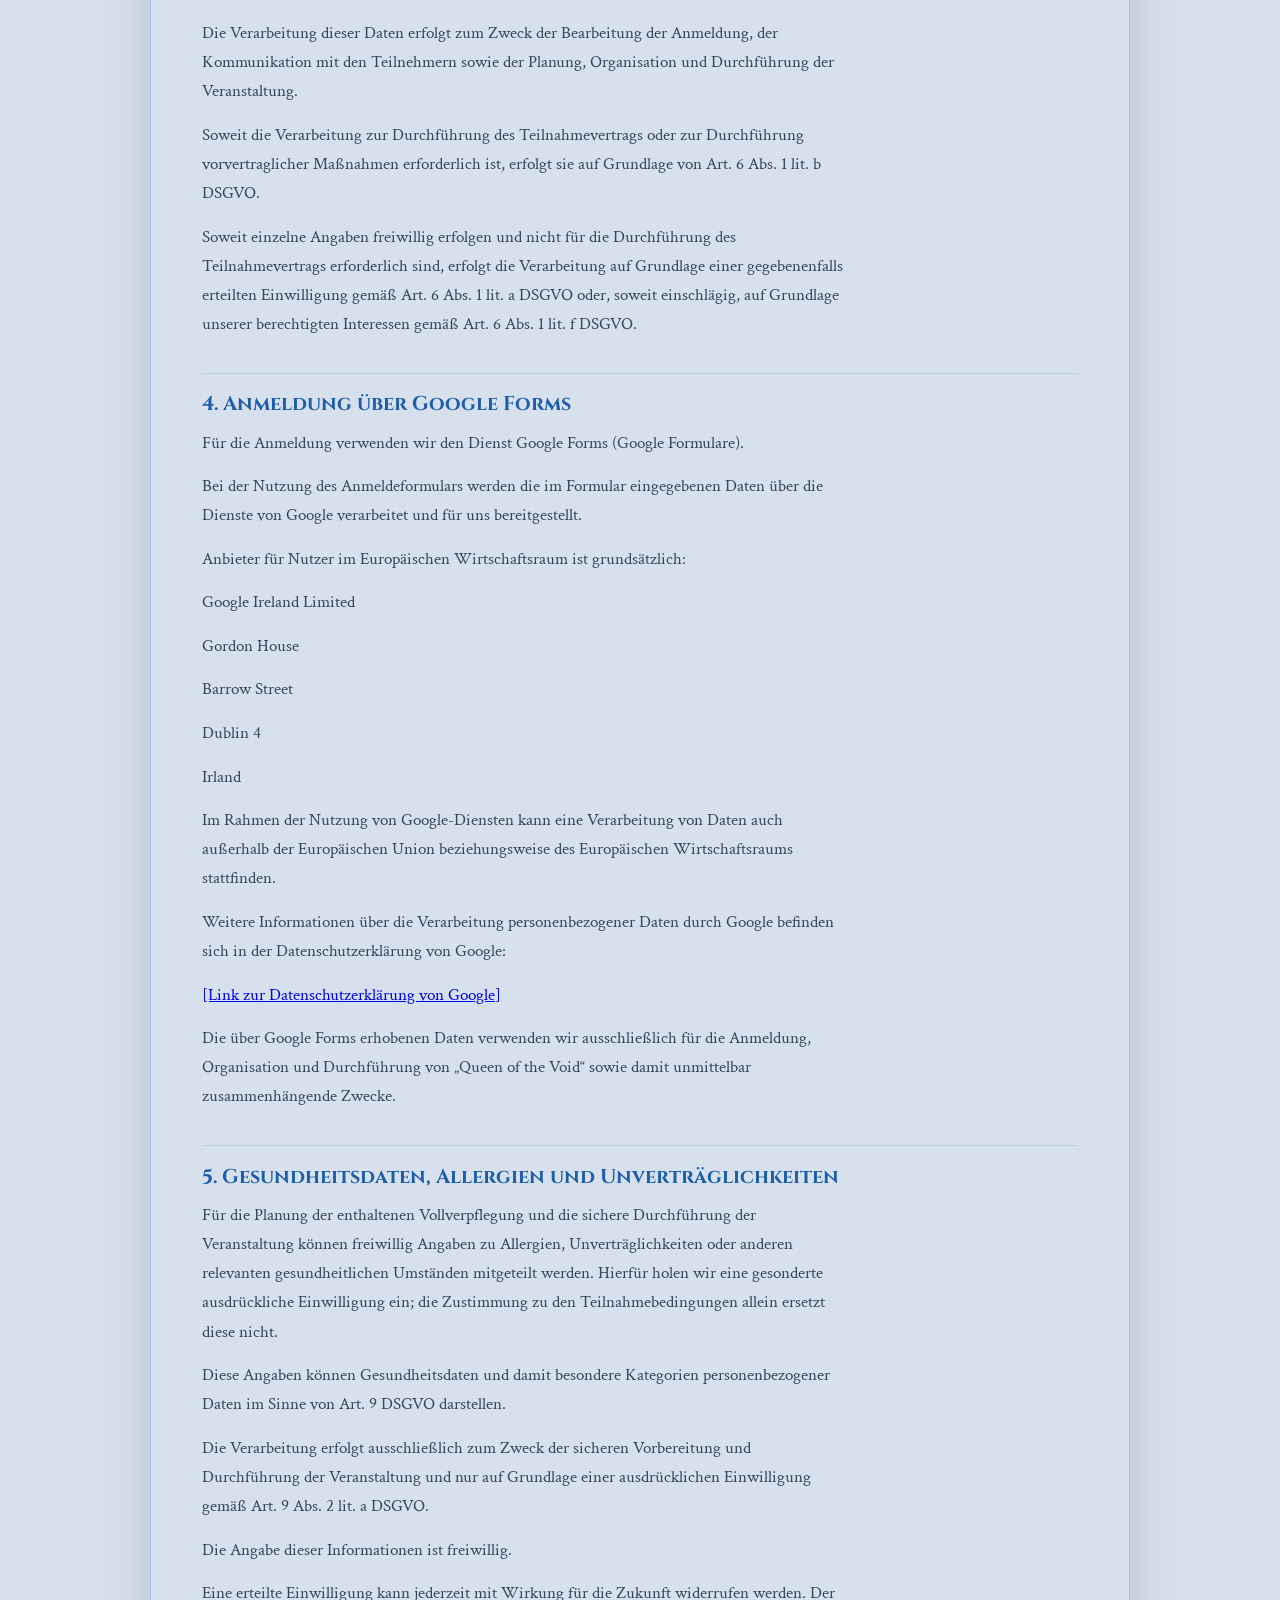
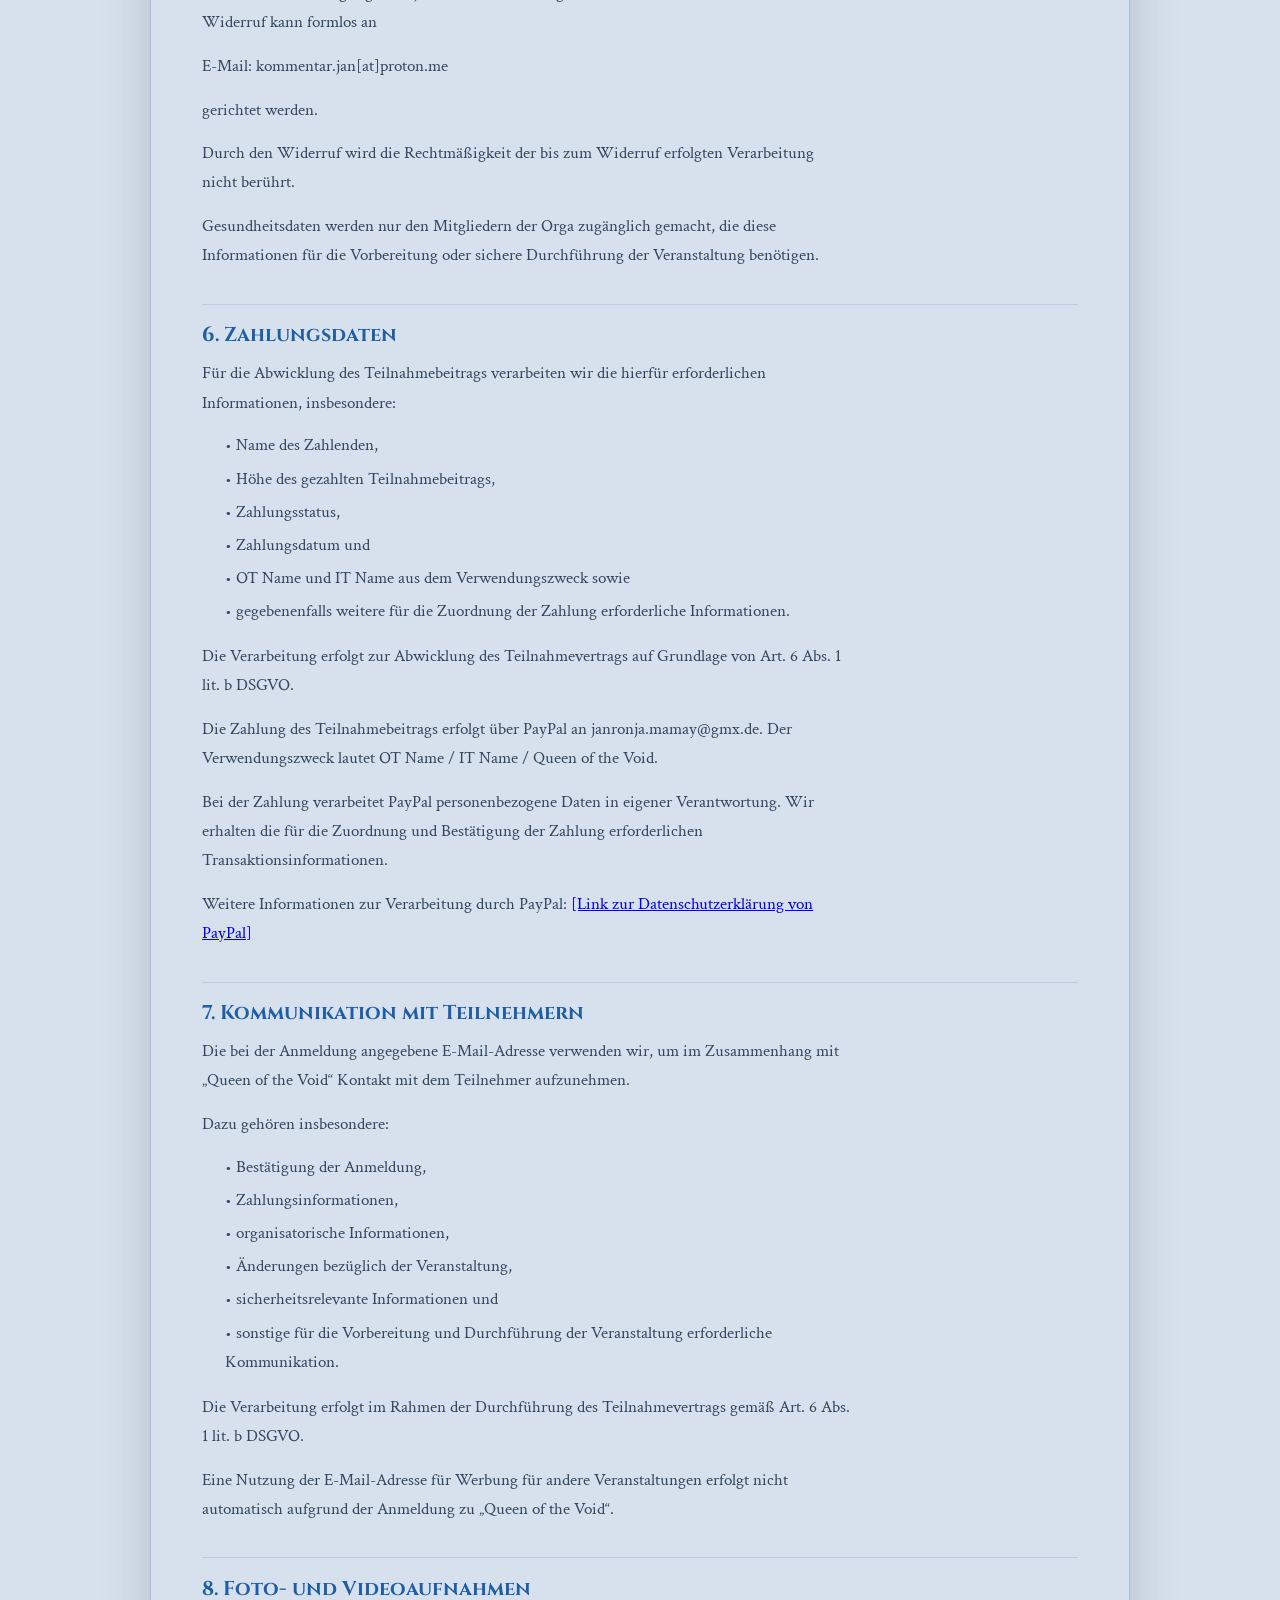
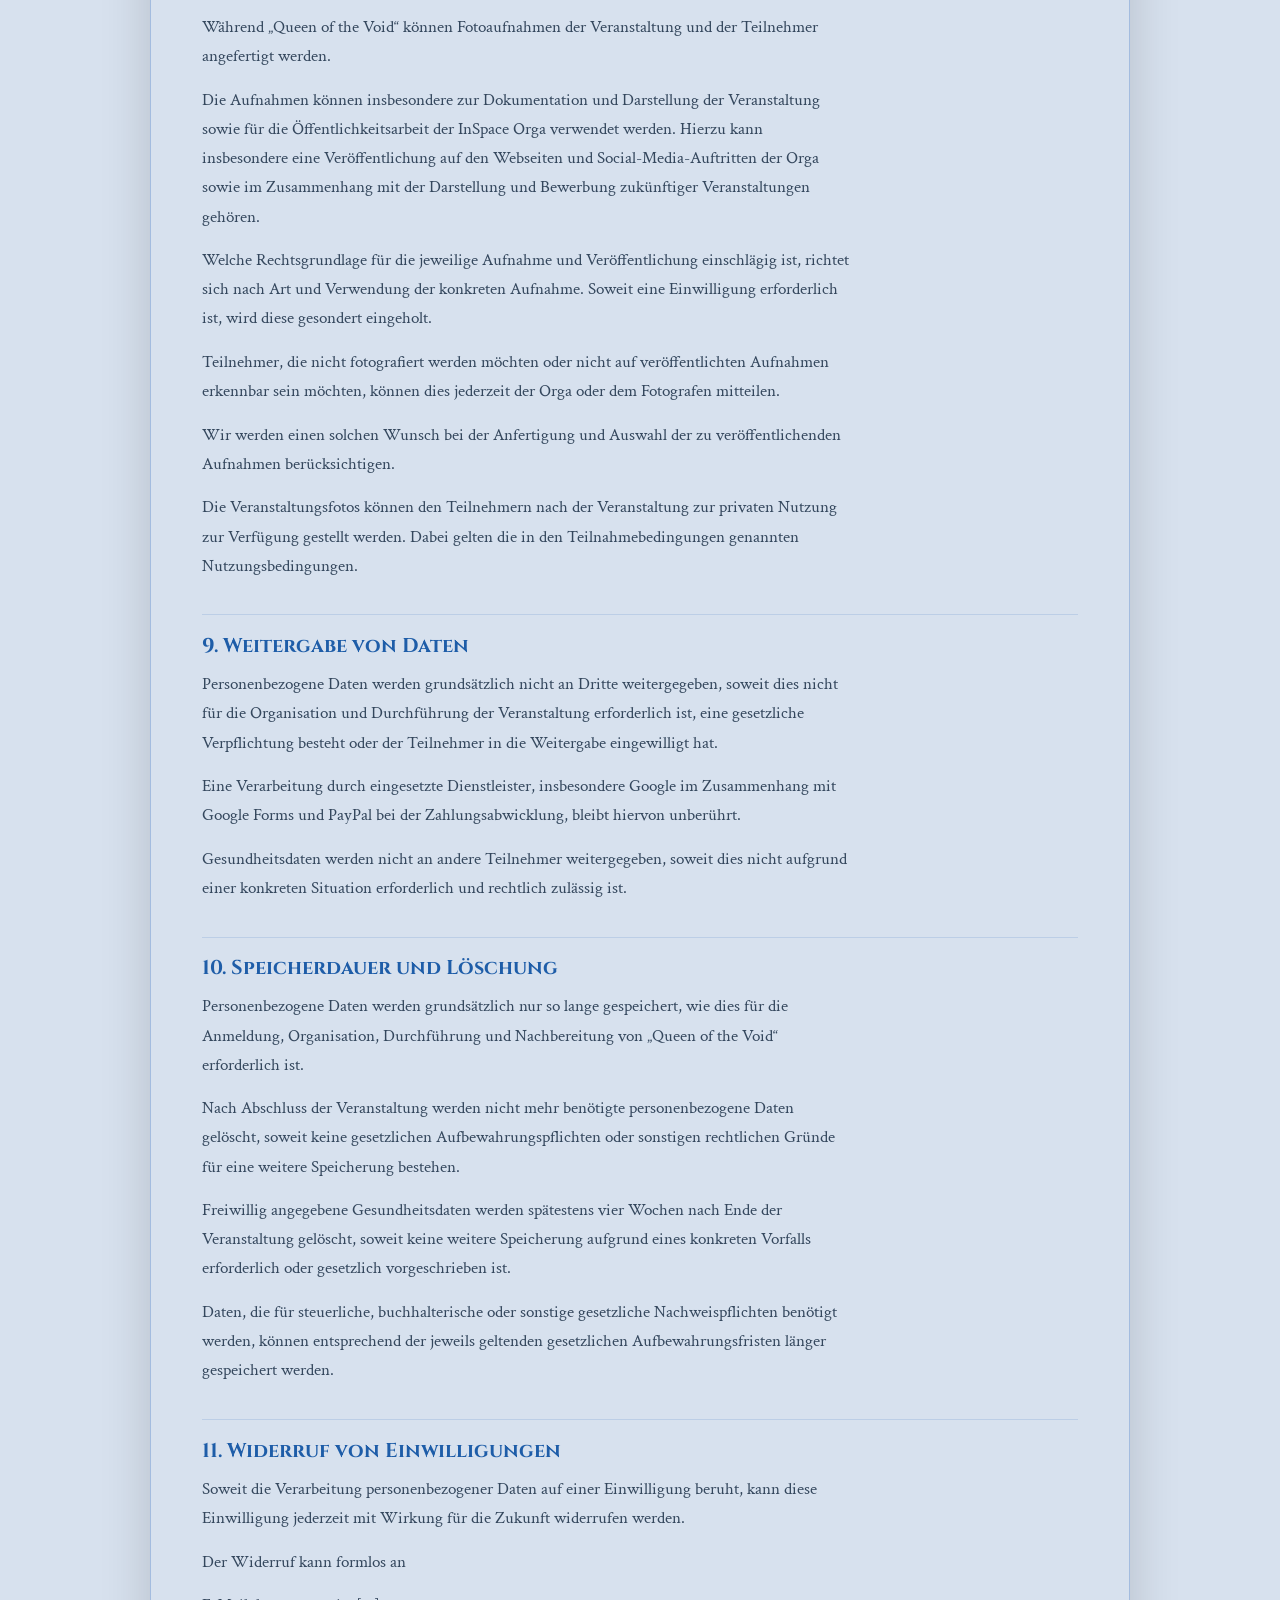
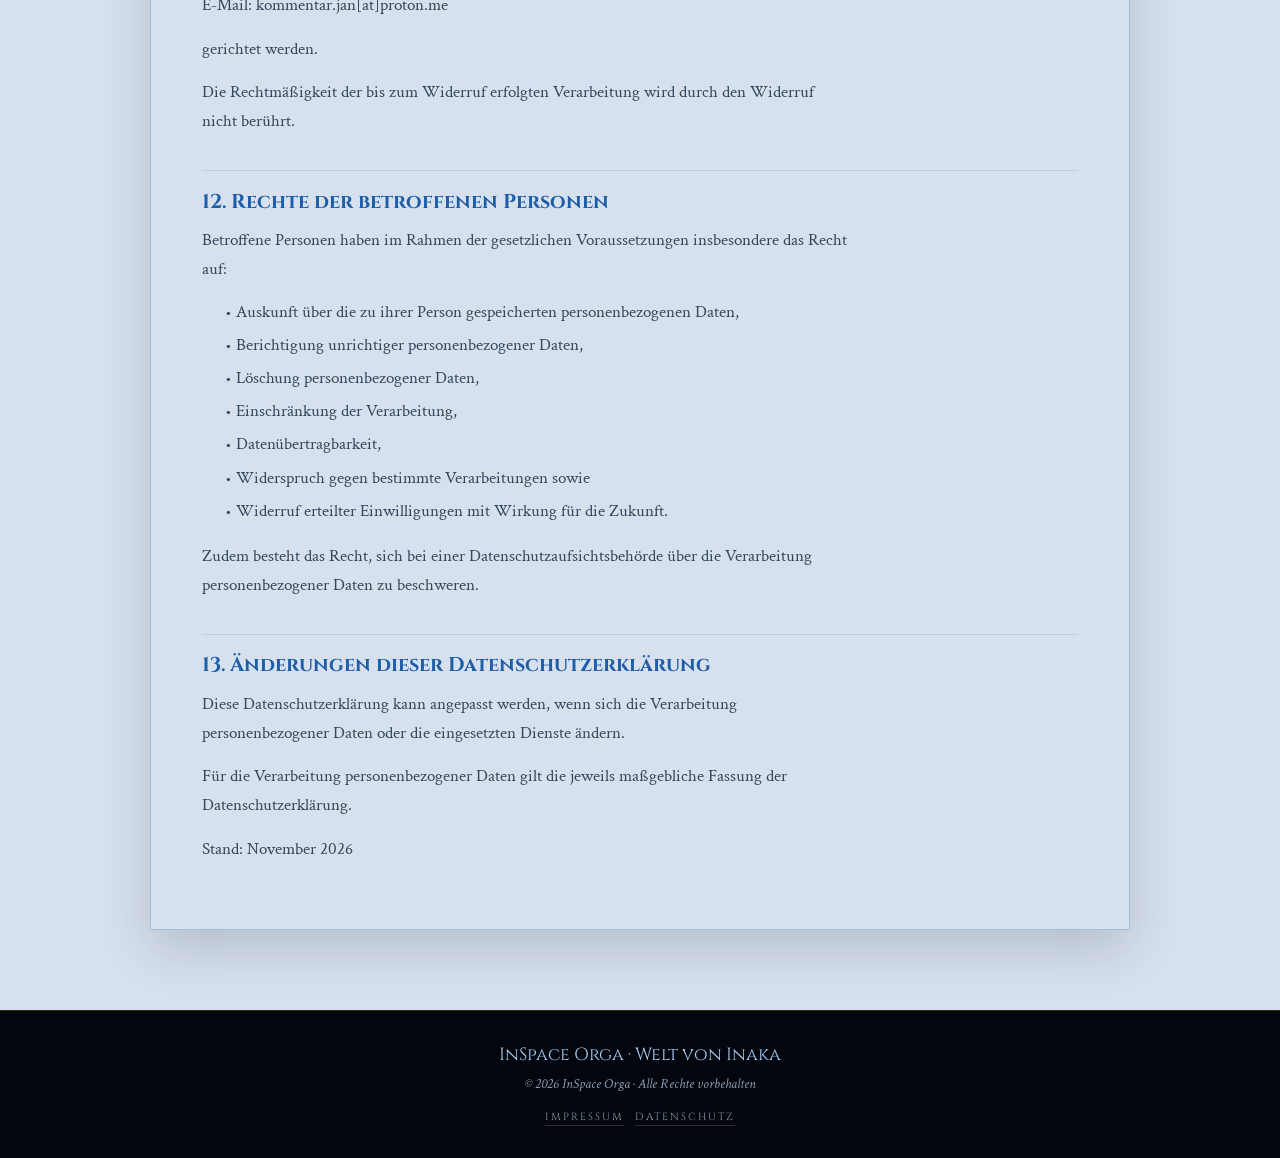
<file: Veranstaltungen/queen-of-the-void/datenschutz.html>
<!DOCTYPE html>
<html lang="de" data-default-theme="scifi" data-prefer-default-theme="true">
<head>
    <meta charset="UTF-8">
    <meta name="viewport" content="width=device-width, initial-scale=1.0">
    <title>Datenschutzerklärung | Queen of the Void</title>
    <meta name="robots" content="noindex,nofollow">
    <script src="../../js/themeToggle.js"></script>
    <script src="../../js/legalDocument.js" defer></script>
    <link rel="stylesheet" href="../../style/base.css?v=2026-08-02-1">
    <link rel="stylesheet" href="../../style/legal.css?v=2026-09-08-1">
    <link rel="icon" type="image/png" href="../../img/InakaWappen_noText.png">
</head>
<body>
    <nav>
        <div class="nav-logo">InSpace Orga</div>
        <div class="nav-actions">
            <ul class="nav-links">
                <li><a href="../queen-of-the-void.html">Queen of the Void</a></li>
                <li><a href="../../index.html#termine">Termine</a></li>
                <li><a href="../../index.html#kontakt">Kontakt</a></li>
            </ul>
            <button class="theme-toggle" type="button" data-theme-toggle aria-label="Zum Fantasy-Theme wechseln" title="Zum Fantasy-Theme wechseln">
                <span class="theme-toggle-track" aria-hidden="true">
                    <span class="theme-toggle-icon fantasy">🛡️</span>
                    <span class="theme-toggle-thumb"></span>
                    <span class="theme-toggle-icon scifi">⭐</span>
                </span>
            </button>
        </div>
    </nav>

    <main class="legal-page">
        <section class="section-dark legal-hero">
            <div class="section-inner">
                <span class="section-label" style="color:var(--gold-light)">✦ Queen of the Void</span>
                <h1 class="section-title light">Datenschutzerklärung</h1>
            </div>
        </section>
        <section class="section-parchment legal-content">
            <div class="section-inner legal-inner">
                <article class="legal-document" data-legal-document>
                    <pre class="legal-source" data-legal-source>
Datenschutzerklärung zur Anmeldung und Teilnahme an „Queen of the Void“
1. Verantwortlicher
Verantwortlich für die Verarbeitung personenbezogener Daten im Zusammenhang mit der Anmeldung und Durchführung von „Queen of the Void“ ist:
InSpace Orga
Jan Mamay
Georg-Antoni-Straße 36
36043 Fulda
E-Mail: kommentar.jan[at]proton.me
Weitere Kontaktinformationen:
[Link zum Kontakt]
2. Allgemeines zur Datenverarbeitung
Im Rahmen der Anmeldung, Vorbereitung und Durchführung von „Queen of the Void“ verarbeiten wir personenbezogene Daten der Teilnehmer.
Wir verarbeiten nur solche personenbezogenen Daten, die für die Organisation und Durchführung der Veranstaltung erforderlich sind oder die uns freiwillig mitgeteilt werden.
3. Anmeldung zur Veranstaltung
Für die Anmeldung zu „Queen of the Void“ erheben und verarbeiten wir insbesondere folgende Daten:
•	Vor- und Nachname,
•	E-Mail-Adresse,
•	Angaben zur gewählten Teilnahmeart,
•	Angaben zum Charakter und zur geplanten Darstellung,
•	organisatorische Angaben zur Vollverpflegung und gegebenenfalls zur Übernachtung mit eigenem Feldbett,
•	Zeitpunkt und Inhalt der Anmeldung sowie
•	die Bestätigung der Teilnahmebedingungen.
Die Verarbeitung dieser Daten erfolgt zum Zweck der Bearbeitung der Anmeldung, der Kommunikation mit den Teilnehmern sowie der Planung, Organisation und Durchführung der Veranstaltung.
Soweit die Verarbeitung zur Durchführung des Teilnahmevertrags oder zur Durchführung vorvertraglicher Maßnahmen erforderlich ist, erfolgt sie auf Grundlage von Art. 6 Abs. 1 lit. b DSGVO.
Soweit einzelne Angaben freiwillig erfolgen und nicht für die Durchführung des Teilnahmevertrags erforderlich sind, erfolgt die Verarbeitung auf Grundlage einer gegebenenfalls erteilten Einwilligung gemäß Art. 6 Abs. 1 lit. a DSGVO oder, soweit einschlägig, auf Grundlage unserer berechtigten Interessen gemäß Art. 6 Abs. 1 lit. f DSGVO.
4. Anmeldung über Google Forms
Für die Anmeldung verwenden wir den Dienst Google Forms (Google Formulare).
Bei der Nutzung des Anmeldeformulars werden die im Formular eingegebenen Daten über die Dienste von Google verarbeitet und für uns bereitgestellt.
Anbieter für Nutzer im Europäischen Wirtschaftsraum ist grundsätzlich:
Google Ireland Limited
Gordon House
Barrow Street
Dublin 4
Irland
Im Rahmen der Nutzung von Google-Diensten kann eine Verarbeitung von Daten auch außerhalb der Europäischen Union beziehungsweise des Europäischen Wirtschaftsraums stattfinden.
Weitere Informationen über die Verarbeitung personenbezogener Daten durch Google befinden sich in der Datenschutzerklärung von Google:
[Link zur Datenschutzerklärung von Google]
Die über Google Forms erhobenen Daten verwenden wir ausschließlich für die Anmeldung, Organisation und Durchführung von „Queen of the Void“ sowie damit unmittelbar zusammenhängende Zwecke.
5. Gesundheitsdaten, Allergien und Unverträglichkeiten
Für die Planung der enthaltenen Vollverpflegung und die sichere Durchführung der Veranstaltung können freiwillig Angaben zu Allergien, Unverträglichkeiten oder anderen relevanten gesundheitlichen Umständen mitgeteilt werden. Hierfür holen wir eine gesonderte ausdrückliche Einwilligung ein; die Zustimmung zu den Teilnahmebedingungen allein ersetzt diese nicht.
Diese Angaben können Gesundheitsdaten und damit besondere Kategorien personenbezogener Daten im Sinne von Art. 9 DSGVO darstellen.
Die Verarbeitung erfolgt ausschließlich zum Zweck der sicheren Vorbereitung und Durchführung der Veranstaltung und nur auf Grundlage einer ausdrücklichen Einwilligung gemäß Art. 9 Abs. 2 lit. a DSGVO.
Die Angabe dieser Informationen ist freiwillig.
Eine erteilte Einwilligung kann jederzeit mit Wirkung für die Zukunft widerrufen werden. Der Widerruf kann formlos an
E-Mail: kommentar.jan[at]proton.me
gerichtet werden.
Durch den Widerruf wird die Rechtmäßigkeit der bis zum Widerruf erfolgten Verarbeitung nicht berührt.
Gesundheitsdaten werden nur den Mitgliedern der Orga zugänglich gemacht, die diese Informationen für die Vorbereitung oder sichere Durchführung der Veranstaltung benötigen.
6. Zahlungsdaten
Für die Abwicklung des Teilnahmebeitrags verarbeiten wir die hierfür erforderlichen Informationen, insbesondere:
•	Name des Zahlenden,
•	Höhe des gezahlten Teilnahmebeitrags,
•	Zahlungsstatus,
•	Zahlungsdatum und
•	OT Name und IT Name aus dem Verwendungszweck sowie
•	gegebenenfalls weitere für die Zuordnung der Zahlung erforderliche Informationen.
Die Verarbeitung erfolgt zur Abwicklung des Teilnahmevertrags auf Grundlage von Art. 6 Abs. 1 lit. b DSGVO.
Die Zahlung des Teilnahmebeitrags erfolgt über PayPal an janronja.mamay@gmx.de. Der Verwendungszweck lautet OT Name / IT Name / Queen of the Void.
Bei der Zahlung verarbeitet PayPal personenbezogene Daten in eigener Verantwortung. Wir erhalten die für die Zuordnung und Bestätigung der Zahlung erforderlichen Transaktionsinformationen.
Weitere Informationen zur Verarbeitung durch PayPal: [Link zur Datenschutzerklärung von PayPal]
7. Kommunikation mit Teilnehmern
Die bei der Anmeldung angegebene E-Mail-Adresse verwenden wir, um im Zusammenhang mit „Queen of the Void“ Kontakt mit dem Teilnehmer aufzunehmen.
Dazu gehören insbesondere:
•	Bestätigung der Anmeldung,
•	Zahlungsinformationen,
•	organisatorische Informationen,
•	Änderungen bezüglich der Veranstaltung,
•	sicherheitsrelevante Informationen und
•	sonstige für die Vorbereitung und Durchführung der Veranstaltung erforderliche Kommunikation.
Die Verarbeitung erfolgt im Rahmen der Durchführung des Teilnahmevertrags gemäß Art. 6 Abs. 1 lit. b DSGVO.
Eine Nutzung der E-Mail-Adresse für Werbung für andere Veranstaltungen erfolgt nicht automatisch aufgrund der Anmeldung zu „Queen of the Void“.
8. Foto- und Videoaufnahmen
Während „Queen of the Void“ können Fotoaufnahmen der Veranstaltung und der Teilnehmer angefertigt werden.
Die Aufnahmen können insbesondere zur Dokumentation und Darstellung der Veranstaltung sowie für die Öffentlichkeitsarbeit der InSpace Orga verwendet werden. Hierzu kann insbesondere eine Veröffentlichung auf den Webseiten und Social-Media-Auftritten der Orga sowie im Zusammenhang mit der Darstellung und Bewerbung zukünftiger Veranstaltungen gehören.
Welche Rechtsgrundlage für die jeweilige Aufnahme und Veröffentlichung einschlägig ist, richtet sich nach Art und Verwendung der konkreten Aufnahme. Soweit eine Einwilligung erforderlich ist, wird diese gesondert eingeholt.
Teilnehmer, die nicht fotografiert werden möchten oder nicht auf veröffentlichten Aufnahmen erkennbar sein möchten, können dies jederzeit der Orga oder dem Fotografen mitteilen.
Wir werden einen solchen Wunsch bei der Anfertigung und Auswahl der zu veröffentlichenden Aufnahmen berücksichtigen.
Die Veranstaltungsfotos können den Teilnehmern nach der Veranstaltung zur privaten Nutzung zur Verfügung gestellt werden. Dabei gelten die in den Teilnahmebedingungen genannten Nutzungsbedingungen.
9. Weitergabe von Daten
Personenbezogene Daten werden grundsätzlich nicht an Dritte weitergegeben, soweit dies nicht für die Organisation und Durchführung der Veranstaltung erforderlich ist, eine gesetzliche Verpflichtung besteht oder der Teilnehmer in die Weitergabe eingewilligt hat.
Eine Verarbeitung durch eingesetzte Dienstleister, insbesondere Google im Zusammenhang mit Google Forms und PayPal bei der Zahlungsabwicklung, bleibt hiervon unberührt.
Gesundheitsdaten werden nicht an andere Teilnehmer weitergegeben, soweit dies nicht aufgrund einer konkreten Situation erforderlich und rechtlich zulässig ist.
10. Speicherdauer und Löschung
Personenbezogene Daten werden grundsätzlich nur so lange gespeichert, wie dies für die Anmeldung, Organisation, Durchführung und Nachbereitung von „Queen of the Void“ erforderlich ist.
Nach Abschluss der Veranstaltung werden nicht mehr benötigte personenbezogene Daten gelöscht, soweit keine gesetzlichen Aufbewahrungspflichten oder sonstigen rechtlichen Gründe für eine weitere Speicherung bestehen.
Freiwillig angegebene Gesundheitsdaten werden spätestens vier Wochen nach Ende der Veranstaltung gelöscht, soweit keine weitere Speicherung aufgrund eines konkreten Vorfalls erforderlich oder gesetzlich vorgeschrieben ist.
Daten, die für steuerliche, buchhalterische oder sonstige gesetzliche Nachweispflichten benötigt werden, können entsprechend der jeweils geltenden gesetzlichen Aufbewahrungsfristen länger gespeichert werden.
11. Widerruf von Einwilligungen
Soweit die Verarbeitung personenbezogener Daten auf einer Einwilligung beruht, kann diese Einwilligung jederzeit mit Wirkung für die Zukunft widerrufen werden.
Der Widerruf kann formlos an
E-Mail: kommentar.jan[at]proton.me
gerichtet werden.
Die Rechtmäßigkeit der bis zum Widerruf erfolgten Verarbeitung wird durch den Widerruf nicht berührt.
12. Rechte der betroffenen Personen
Betroffene Personen haben im Rahmen der gesetzlichen Voraussetzungen insbesondere das Recht auf:
•	Auskunft über die zu ihrer Person gespeicherten personenbezogenen Daten,
•	Berichtigung unrichtiger personenbezogener Daten,
•	Löschung personenbezogener Daten,
•	Einschränkung der Verarbeitung,
•	Datenübertragbarkeit,
•	Widerspruch gegen bestimmte Verarbeitungen sowie
•	Widerruf erteilter Einwilligungen mit Wirkung für die Zukunft.
Zudem besteht das Recht, sich bei einer Datenschutzaufsichtsbehörde über die Verarbeitung personenbezogener Daten zu beschweren.
13. Änderungen dieser Datenschutzerklärung
Diese Datenschutzerklärung kann angepasst werden, wenn sich die Verarbeitung personenbezogener Daten oder die eingesetzten Dienste ändern.
Für die Verarbeitung personenbezogener Daten gilt die jeweils maßgebliche Fassung der Datenschutzerklärung.
Stand: November 2026


</pre>
                </article>
                <nav class="legal-related" aria-label="Weitere Informationen">
                    <a class="btn-primary" href="../queen-of-the-void.html">Zur Veranstaltungsseite</a>
                    <a class="btn-secondary" href="agb.html">Teilnahmebedingungen</a>
                </nav>
            </div>
        </section>
    </main>
    <footer>
        <div class="footer-logo">InSpace Orga · Welt von Inaka</div>
        <p class="footer-copy">© 2026 InSpace Orga · Alle Rechte vorbehalten</p>
        <p class="footer-impressum"><a href="https://emmet03.github.io/Pages/impressum.html" target="_blank" rel="noopener noreferrer">Impressum</a> · <a href="datenschutz.html">Datenschutz</a></p>
    </footer>
</body>
</html>
</file>
<file: style/base.css>
@import url('https://fonts.googleapis.com/css2?family=Cinzel:wght@400;600;700&family=Crimson+Text:ital,wght@0,400;0,600;1,400&display=swap');

* {
    box-sizing: border-box;
    margin: 0;
    padding: 0;
}

:root {
    --parchment: #f2e8d0;
    --parchment-dark: #e0d0aa;
    --ink: #2a1f0e;
    --ink-light: #4a3728;
    --rust: #8b3a1a;
    --rust-light: #c4622d;
    --gold: #9a7a2a;
    --gold-light: #c8a84b;
    --moss: #3d5a2e;
    --stone: #6b5c47;
    --stone-light: #9c8c78;
    --page-bg: #1a1208;
    --page-bg-alt: #241808;
    --hero-bg-start: #0e0a04;
    --hero-bg-mid: #1a1208;
    --hero-bg-end: #241808;
    --nav-bg: rgba(26, 18, 8, 0.95);
    --footer-bg: #0e0a04;
    --surface-panel: rgba(242, 232, 208, 0.04);
    --surface-card: #ede0c0;
    --surface-muted: rgba(255, 255, 255, 0.34);
    --surface-panel-dark: rgba(26, 18, 8, 0.88);
    --surface-panel-dark-strong: linear-gradient(180deg, rgba(26, 18, 8, 0.98), rgba(42, 24, 10, 0.96));
    --border-soft: rgba(154, 122, 42, 0.25);
    --border-strong: rgba(154, 122, 42, 0.4);
    --pattern-accent: rgba(154, 122, 42, 0.08);
}

html[data-theme='scifi'] {
    --parchment: #eef5fb;
    --parchment-dark: #d4deea;
    --ink: #0d1824;
    --ink-light: #34475d;
    --rust: #1e5da8;
    --rust-light: #4d88d4;
    --gold: #5b88c9;
    --gold-light: #a6cdf7;
    --moss: #4e6d86;
    --stone: #5f7288;
    --stone-light: #879bb0;
    --page-bg: #050b14;
    --page-bg-alt: #0b1828;
    --hero-bg-start: #03070d;
    --hero-bg-mid: #07111d;
    --hero-bg-end: #0d1726;
    --nav-bg: rgba(5, 11, 20, 0.96);
    --footer-bg: #03070d;
    --surface-panel: rgba(230, 238, 246, 0.06);
    --surface-card: #d7e1ee;
    --surface-muted: rgba(12, 23, 36, 0.72);
    --surface-panel-dark: rgba(8, 15, 26, 0.9);
    --surface-panel-dark-strong: linear-gradient(180deg, rgba(8, 15, 26, 0.98), rgba(11, 24, 40, 0.97));
    --border-soft: rgba(91, 136, 201, 0.22);
    --border-strong: rgba(91, 136, 201, 0.42);
    --pattern-accent: rgba(91, 136, 201, 0.12);
}

body {
    font-family: 'Crimson Text', Georgia, serif;
    background: var(--page-bg);
    color: var(--ink);
    overflow-x: hidden;
}

body.modal-open {
    overflow: hidden;
}

/* NAV */
nav {
    position: fixed;
    top: 0;
    left: 0;
    right: 0;
    z-index: 100;
    background: var(--nav-bg);
    border-bottom: 1px solid var(--gold);
    display: flex;
    align-items: center;
    justify-content: space-between;
    flex-wrap: wrap;
    gap: 0.75rem;
    padding: 0.75rem 2rem;
}

.nav-actions {
    display: flex;
    align-items: center;
    gap: 0.9rem;
}

.nav-logo {
    font-family: 'Cinzel', serif;
    color: var(--gold-light);
    font-size: 1.1rem;
    font-weight: 700;
    letter-spacing: 0.1em;
}

.nav-links {
    display: flex;
    gap: 2rem;
    list-style: none;
    flex-wrap: wrap;
}

.nav-links a {
    font-family: 'Cinzel', serif;
    color: var(--parchment-dark);
    text-decoration: none;
    font-size: 0.75rem;
    letter-spacing: 0.15em;
    text-transform: uppercase;
    transition: color 0.2s;
}

.nav-links a:hover {
    color: var(--gold-light);
}

/* HERO */
.hero {
    min-height: 100vh;
    background:
        radial-gradient(ellipse at center top, rgba(154, 122, 42, 0.15) 0%, transparent 60%),
        linear-gradient(180deg, var(--hero-bg-start) 0%, var(--hero-bg-mid) 40%, var(--hero-bg-end) 100%);
    display: flex;
    flex-direction: column;
    align-items: center;
    justify-content: center;
    text-align: center;
    padding: 6rem 2rem 4rem;
    position: relative;
    overflow: hidden;
}

.hero::before {
    content: '';
    position: absolute;
    inset: -2rem;
    background:
        linear-gradient(180deg, rgba(14, 10, 4, 0.5), rgba(26, 18, 8, 0.74)),
        url("../imgGallery/web/home/IMG (4).webp") center/cover no-repeat;
    filter: blur(10px);
    transform: scale(1.08);
    opacity: 0.72;
    pointer-events: none;
}

.hero::after {
    content: '';
    position: absolute;
    inset: 0;
    background-image:
        radial-gradient(circle at 1px 1px, var(--pattern-accent) 1px, transparent 0),
        radial-gradient(circle at 30px 30px, rgba(255, 255, 255, 0.02) 1px, transparent 0);
    background-size: 60px 60px, 60px 60px;
    opacity: 0.7;
    pointer-events: none;
}

.hero>* {
    position: relative;
    z-index: 1;
}

.hero-emblem {
    width: 400px;
    height: 300px;
    margin-bottom: 2rem;
    position: relative;
}

.hero-emblem svg {
    width: 100%;
    height: 100%;
}

.hero-emblem img {
    width: 100%;
    height: 100%;
    object-fit: contain;
}

.hero-subtitle-top {
    font-family: 'Cinzel', serif;
    color: var(--gold);
    font-size: 0.7rem;
    letter-spacing: 0.4em;
    text-transform: uppercase;
    margin-bottom: 1rem;
}

.hero-title {
    font-family: 'Cinzel', serif;
    font-size: clamp(2.8rem, 8vw, 5.5rem);
    font-weight: 700;
    color: var(--parchment);
    line-height: 1.05;
    text-shadow: 0 2px 40px rgba(154, 122, 42, 0.3);
    margin-bottom: 0.3rem;
}

.hero-title span {
    color: var(--gold-light);
}

.hero-world {
    font-family: 'Cinzel', serif;
    font-size: clamp(1rem, 3vw, 1.6rem);
    color: var(--stone-light);
    letter-spacing: 0.25em;
    margin-bottom: 1.5rem;
}

.hero-divider {
    display: flex;
    align-items: center;
    gap: 1rem;
    margin: 1rem auto 2rem;
    max-width: 400px;
    width: 100%;
}

.hero-divider hr {
    flex: 1;
    border: none;
    border-top: 1px solid var(--gold);
    opacity: 0.4;
}

.hero-divider-diamond {
    width: 8px;
    height: 8px;
    background: var(--gold);
    transform: rotate(45deg);
    flex-shrink: 0;
}

.hero-desc {
    font-size: 1.15rem;
    color: var(--parchment-dark);
    max-width: 540px;
    line-height: 1.8;
    font-style: italic;
    margin-bottom: 2.5rem;
    opacity: 0.9;
}

.hero-cta {
    display: flex;
    gap: 1rem;
    flex-wrap: wrap;
    justify-content: center;
}

.btn-primary {
    font-family: 'Cinzel', serif;
    font-size: 0.75rem;
    letter-spacing: 0.2em;
    text-transform: uppercase;
    padding: 0.85rem 2.2rem;
    background: var(--rust);
    color: var(--parchment);
    border: 1px solid var(--rust-light);
    cursor: pointer;
    text-decoration: none;
    transition: background 0.2s, border-color 0.2s;
    display: inline-block;
}

.btn-primary:hover {
    background: var(--rust-light);
}

.btn-secondary {
    font-family: 'Cinzel', serif;
    font-size: 0.75rem;
    letter-spacing: 0.2em;
    text-transform: uppercase;
    padding: 0.85rem 2.2rem;
    background: transparent;
    color: var(--gold-light);
    border: 1px solid var(--gold);
    cursor: pointer;
    text-decoration: none;
    transition: background 0.2s;
    display: inline-block;
}

.btn-secondary:hover {
    background: rgba(154, 122, 42, 0.1);
}

.scroll-hint {
    position: absolute;
    bottom: 2rem;
    left: 50%;
    transform: translateX(-50%);
    display: flex;
    flex-direction: column;
    align-items: center;
    gap: 0.4rem;
    color: var(--stone-light);
    font-size: 0.7rem;
    letter-spacing: 0.2em;
    text-transform: uppercase;
    font-family: 'Cinzel', serif;
    opacity: 0.6;
    animation: bounce 2s infinite;
}

.site-modal {
    position: fixed;
    inset: 0;
    z-index: 1000;
    display: none;
    align-items: center;
    justify-content: center;
    padding: 1rem;
}

.site-modal.open {
    display: flex;
}

.site-modal-backdrop {
    position: absolute;
    inset: 0;
    background: rgba(10, 7, 3, 0.58);
    backdrop-filter: blur(4px);
}

.site-modal-panel {
    position: relative;
    z-index: 1;
    width: min(92vw, 640px);
    padding: 2.25rem;
    border: 1px solid rgba(200, 168, 75, 0.28);
    background: var(--surface-panel-dark-strong);
    box-shadow: 0 24px 80px rgba(0, 0, 0, 0.45);
    color: var(--parchment);
}

.site-modal-close {
    position: absolute;
    top: 0.85rem;
    right: 0.85rem;
    width: 2.4rem;
    height: 2.4rem;
    border: 1px solid rgba(200, 168, 75, 0.3);
    background: rgba(242, 232, 208, 0.04);
    color: var(--gold-light);
    font-size: 1.5rem;
    line-height: 1;
    cursor: pointer;
}

.site-modal-kicker {
    display: block;
    margin-bottom: 0.7rem;
    font-family: 'Cinzel', serif;
    font-size: 0.68rem;
    letter-spacing: 0.32em;
    text-transform: uppercase;
    color: var(--gold-light);
}

.site-modal-title {
    font-family: 'Cinzel', serif;
    font-size: clamp(2rem, 5vw, 2.8rem);
    line-height: 1.1;
    color: var(--parchment);
    margin-bottom: 0.9rem;
}

.site-modal-text {
    font-size: 1.08rem;
    line-height: 1.8;
    color: var(--parchment-dark);
}

.site-modal-meta {
    display: flex;
    flex-wrap: wrap;
    gap: 0.75rem;
    margin-top: 1.4rem;
    margin-bottom: 1.6rem;
}

.site-modal-meta span {
    padding: 0.45rem 0.8rem;
    border: 1px solid var(--border-soft);
    background: var(--surface-panel);
    font-family: 'Cinzel', serif;
    font-size: 0.64rem;
    letter-spacing: 0.14em;
    text-transform: uppercase;
    color: var(--gold-light);
}

.site-modal-actions {
    display: flex;
    flex-wrap: wrap;
    gap: 0.75rem;
}

.site-modal-actions .btn-primary,
.site-modal-actions .btn-secondary {
    flex: 1 1 220px;
    text-align: center;
}

@keyframes bounce {

    0%,
    100% {
        transform: translateX(-50%) translateY(0)
    }

    50% {
        transform: translateX(-50%) translateY(6px)
    }
}

/* SECTIONS */
section {
    scroll-margin-top: 60px;
}

.section-parchment {
    background: var(--surface-card);
    padding: 5rem 2rem;
    position: relative;
}

.section-parchment::before {
    content: '';
    position: absolute;
    top: 0;
    left: 0;
    right: 0;
    height: 4px;
    background: linear-gradient(90deg, transparent, var(--gold), transparent);
}

.section-dark {
    background: linear-gradient(180deg, var(--page-bg), var(--page-bg-alt));
    padding: 5rem 2rem;
    position: relative;
}

.section-dark::before {
    content: '';
    position: absolute;
    top: 0;
    left: 0;
    right: 0;
    height: 1px;
    background: linear-gradient(90deg, transparent, var(--gold), transparent);
    opacity: 0.5;
}

.section-inner {
    max-width: 900px;
    margin: 0 auto;
}

.section-label {
    font-family: 'Cinzel', serif;
    font-size: 0.65rem;
    letter-spacing: 0.45em;
    text-transform: uppercase;
    color: var(--gold);
    margin-bottom: 0.5rem;
    display: block;
}

.section-title {
    font-family: 'Cinzel', serif;
    font-size: clamp(1.8rem, 4vw, 2.6rem);
    font-weight: 600;
    line-height: 1.15;
    margin-bottom: 1.5rem;
    color: var(--ink);
}

.section-title.light {
    color: var(--parchment);
}

.section-subtitle {
    font-family: 'Cinzel', serif;
    font-size: 1.1rem;
    letter-spacing: 0.04em;
    color: var(--ink);
    margin: 1.8rem 0 0.65rem;
}

.section-subtitle.light {
    color: var(--parchment);
}

/* ÜBER UNS */
.about-grid {
    display: grid;
    grid-template-columns: 1fr 1fr;
    gap: 3rem;
    align-items: start;
    margin-top: 2rem;
}

.about-text {
    font-size: 1.1rem;
    line-height: 1.9;
    color: var(--ink-light);
}

.about-text p+p {
    margin-top: 1rem;
}

.about-founders {
    background: var(--surface-card);
    border: 1px solid var(--parchment-dark);
    border-left: 3px solid var(--gold);
    padding: 1.5rem;
}

.about-founders h3 {
    font-family: 'Cinzel', serif;
    font-size: 0.7rem;
    letter-spacing: 0.3em;
    text-transform: uppercase;
    color: var(--gold);
    margin-bottom: 1rem;
}

.founder {
    display: flex;
    align-items: center;
    gap: 1rem;
    padding: 0.75rem 0;
    border-bottom: 1px solid var(--parchment-dark);
}

.founder:last-child {
    border-bottom: none;
    padding-bottom: 0;
}

.founder-avatar {
    width: 46px;
    height: 46px;
    border-radius: 50%;
    background: var(--rust);
    display: flex;
    align-items: center;
    justify-content: center;
    font-family: 'Cinzel', serif;
    font-size: 1rem;
    font-weight: 600;
    color: var(--parchment);
    flex-shrink: 0;
}

.founder-avatar img {
    width: 100%;
    height: 100%;
    object-fit: cover;
    display: block;
    border-radius: inherit;
}

.founder-name {
    font-family: 'Cinzel', serif;
    font-size: 1rem;
    font-weight: 600;
    color: var(--ink);
}

.founder-role {
    font-size: 0.9rem;
    color: var(--stone);
    font-style: italic;
}

.larp-types {
    margin-top: 2rem;
    display: flex;
    gap: 1rem;
    flex-wrap: wrap;
}

.larp-tag {
    font-family: 'Cinzel', serif;
    font-size: 0.65rem;
    letter-spacing: 0.2em;
    text-transform: uppercase;
    padding: 0.4rem 1rem;
    border: 1px solid;
}

.larp-tag.fantasy {
    border-color: var(--gold);
    color: var(--rust);
    background: rgba(154, 122, 42, 0.08);
}

.larp-tag.scifi {
    border-color: var(--stone-light);
    color: var(--stone);
    background: rgba(107, 92, 71, 0.08);
}

/* TERMINE */
.events-section {
    margin-top: 2rem;
}

.events-section+.events-section {
    margin-top: 3rem;
    padding-top: 2rem;
    border-top: 1px solid rgba(154, 122, 42, 0.18);
}

.events-section-head {
    margin-bottom: 1.25rem;
}

.events-section-title {
    font-family: 'Cinzel', serif;
    font-size: 0.8rem;
    letter-spacing: 0.3em;
    text-transform: uppercase;
    color: var(--gold-light);
    margin-bottom: 0.35rem;
}

.events-section-desc {
    color: var(--stone-light);
    font-size: 0.95rem;
    line-height: 1.7;
}

.events-grid {
    display: grid;
    grid-template-columns: repeat(auto-fill, minmax(260px, 1fr));
    gap: 1.5rem;
    margin-top: 2.5rem;
}

.event-card {
    border: 1px solid var(--border-soft);
    background: var(--surface-panel);
    padding: 1.5rem;
    position: relative;
    overflow: hidden;
    transition: border-color 0.2s;
}

.event-card:hover {
    border-color: var(--gold);
}

.event-card::before {
    content: '';
    position: absolute;
    top: 0;
    left: 0;
    width: 3px;
    height: 100%;
    background: var(--rust);
}

.event-type {
    font-family: 'Cinzel', serif;
    font-size: 0.6rem;
    letter-spacing: 0.3em;
    text-transform: uppercase;
    margin-bottom: 0.5rem;
}

.event-type.fantasy {
    color: var(--gold-light);
}

.event-type.scifi {
    color: #7aaccc;
}

.event-date {
    font-family: 'Cinzel', serif;
    font-size: 0.8rem;
    color: var(--stone-light);
    margin-bottom: 0.5rem;
    letter-spacing: 0.05em;
}

.event-title {
    font-family: 'Cinzel', serif;
    font-size: 1.15rem;
    font-weight: 600;
    color: var(--parchment);
    margin-bottom: 0.6rem;
}

.event-desc {
    font-size: 0.95rem;
    color: var(--stone-light);
    line-height: 1.6;
}

.event-meta {
    margin-top: 1rem;
    font-size: 0.85rem;
    color: var(--stone-light);
    display: flex;
    gap: 1rem;
}

.event-actions {
    display: flex;
    flex-wrap: wrap;
    gap: 0.75rem;
    margin-top: 1rem;
}

.event-actions .btn-primary,
.event-actions .btn-secondary {
    flex: 1 1 180px;
    text-align: center;
    padding-left: 1.4rem;
    padding-right: 1.4rem;
}

/* GALERIE */
.gallery-grid {
    display: grid;
    grid-template-columns: repeat(3, 1fr);
    grid-template-rows: repeat(2, 200px);
    gap: 8px;
    margin-top: 2.5rem;
}

.gallery-item {
    background: var(--page-bg-alt);
    border: 1px solid var(--border-soft);
    display: flex;
    align-items: center;
    justify-content: center;
    position: relative;
    overflow: hidden;
    cursor: pointer;
    transition: border-color 0.2s;
}

.gallery-item:hover {
    border-color: var(--gold);
}

.gallery-item:first-child {
    grid-column: span 2;
    grid-row: span 2;
}

.gallery-item img {
    width: 100%;
    height: 100%;
    object-fit: cover;
    position: absolute;
    inset: 0;
    opacity: 0;
    transition: opacity 0.8s ease;
    cursor: zoom-in;
}

.gallery-item img.active {
    opacity: 1;
}

.gallery-counter {
    position: absolute;
    bottom: 6px;
    right: 8px;
    font-family: 'Cinzel', serif;
    font-size: 0.6rem;
    color: var(--parchment);
    background: rgba(0, 0, 0, 0.5);
    padding: 2px 6px;
    letter-spacing: 0.1em;
    pointer-events: none;
}

.gallery-nav {
    display: flex;
    justify-content: center;
    align-items: center;
    gap: 1rem;
    margin-top: 1.2rem;
}

.gallery-nav button {
    font-family: 'Cinzel', serif;
    font-size: 0.65rem;
    letter-spacing: 0.2em;
    text-transform: uppercase;
    padding: 0.4rem 1.1rem;
    background: transparent;
    color: var(--gold-light);
    border: 1px solid rgba(154, 122, 42, 0.4);
    cursor: pointer;
    transition: border-color 0.2s, color 0.2s;
}

.gallery-nav button:hover {
    border-color: var(--gold);
    color: var(--gold);
}

.gallery-nav button.active-toggle {
    background: rgba(154, 122, 42, 0.12);
    border-color: var(--gold);
    color: var(--gold);
}

.gallery-dots {
    display: flex;
    gap: 6px;
    align-items: center;
}

.gallery-dot {
    width: 6px;
    height: 6px;
    border-radius: 50%;
    background: rgba(154, 122, 42, 0.3);
    cursor: pointer;
    transition: background 0.2s;
    border: none;
    padding: 0;
}

.gallery-dot.active {
    background: var(--gold-light);
}

.section-intro {
    max-width: 760px;
    color: var(--ink-light);
    font-size: 1.05rem;
    line-height: 1.8;
    margin-bottom: 1.25rem;
}

.gallery-event-switcher {
    display: flex;
    flex-wrap: wrap;
    gap: 0.75rem;
    margin-top: 1.75rem;
}

.gallery-event-switcher button {
    font-family: 'Cinzel', serif;
    font-size: 0.65rem;
    letter-spacing: 0.18em;
    text-transform: uppercase;
    padding: 0.65rem 1.1rem;
    background: rgba(242, 232, 208, 0.55);
    color: var(--ink-light);
    border: 1px solid rgba(154, 122, 42, 0.25);
    cursor: pointer;
    transition: transform 0.2s, background 0.2s, border-color 0.2s, color 0.2s;
}

.gallery-event-switcher button:hover {
    transform: translateY(-1px);
    border-color: var(--gold);
    color: var(--ink);
}

.gallery-event-switcher button.active {
    background: var(--ink);
    color: var(--parchment);
    border-color: var(--ink);
}

.gallery-panel {
    margin-top: 1.5rem;
    padding: 1.5rem;
    border: 1px solid var(--border-soft);
    background: var(--surface-muted);
    box-shadow: 0 18px 50px rgba(42, 31, 14, 0.06);
}

.gallery-panel-header {
    display: flex;
    justify-content: space-between;
    align-items: end;
    gap: 1.5rem;
    margin-bottom: 1.25rem;
}

.gallery-panel-kicker {
    display: block;
    font-family: 'Cinzel', serif;
    font-size: 0.65rem;
    letter-spacing: 0.35em;
    text-transform: uppercase;
    color: var(--gold);
    margin-bottom: 0.45rem;
}

.gallery-panel-title {
    font-family: 'Cinzel', serif;
    font-size: clamp(1.4rem, 3vw, 2rem);
    color: var(--ink);
    line-height: 1.2;
}

.gallery-panel-summary {
    max-width: 360px;
    font-size: 1rem;
    line-height: 1.7;
    color: var(--ink-light);
    text-align: right;
}

.gallery-highlights {
    display: grid;
    grid-template-columns: repeat(12, minmax(0, 1fr));
    grid-auto-rows: 9rem;
    gap: 10px;
    grid-auto-flow: dense;
}

.highlight-card {
    position: relative;
    overflow: hidden;
    min-height: 9rem;
    border: 1px solid var(--border-soft);
    background: var(--page-bg-alt);
}

.highlight-card::after {
    content: '';
    position: absolute;
    inset: 0;
    background: linear-gradient(180deg, rgba(0, 0, 0, 0) 35%, rgba(0, 0, 0, 0.45));
    pointer-events: none;
}

.highlight-card img {
    width: 100%;
    height: 100%;
    object-fit: cover;
    display: block;
}

.highlight-card figcaption {
    position: absolute;
    left: 0.75rem;
    right: 0.75rem;
    bottom: 0.7rem;
    font-family: 'Cinzel', serif;
    font-size: 0.6rem;
    letter-spacing: 0.2em;
    text-transform: uppercase;
    color: var(--parchment);
    text-shadow: 0 2px 10px rgba(0, 0, 0, 0.55);
    z-index: 1;
}

.highlight-card.hero {
    grid-column: span 6;
    grid-row: span 2;
    min-height: 18rem;
}

.highlight-card.medium {
    grid-column: span 4;
}

.highlight-card.small {
    grid-column: span 3;
}

/* EVENT GALERIE */
.event-gallery-hero {
    text-align: center;
}

.event-gallery-hero {
    overflow: hidden;
}

.event-overview-hero {
    padding-top: 4.25rem;
    padding-bottom: 4.5rem;
}

.event-overview-hero .section-inner {
    max-width: 900px;
}

.event-overview-section {
    padding-top: 4rem;
    padding-bottom: 4.5rem;
}

.event-gallery-hero .section-inner {
    position: relative;
    z-index: 1;
}

.event-overview-inner {
    max-width: 1180px;
}

.event-gallery-hero-lothal::after {
    content: '';
    position: absolute;
    inset: -2rem;
    background:
        linear-gradient(180deg, rgba(20, 20, 28, 0.52), rgba(26, 18, 8, 0.78)),
        url("../imgGallery/web/home/IMG (2).webp") center/cover no-repeat;
    filter: blur(10px);
    transform: scale(1.08);
    opacity: 0.78;
    pointer-events: none;
}

.event-detail-hero-fading-stars::after {
    content: '';
    position: absolute;
    inset: -2rem;
    background:
        linear-gradient(180deg, rgba(11, 18, 32, 0.48), rgba(18, 12, 8, 0.88)),
        url("../imgGallery/web/lothal-starliner-i/edit03.webp") center/cover no-repeat;
    filter: blur(8px);
    transform: scale(1.08);
    opacity: 0.86;
    pointer-events: none;
}

.event-gallery-hero-weinfest::after {
    content: '';
    position: absolute;
    inset: -2rem;
    background:
        linear-gradient(180deg, rgba(24, 20, 12, 0.48), rgba(42, 24, 10, 0.82)),
        url("../imgGallery/web/inaka-weinfest-i/IMG (1).webp") center/cover no-repeat;
    filter: blur(10px);
    transform: scale(1.08);
    opacity: 0.8;
    pointer-events: none;
}

.event-detail-hero-festderwinde::after {
    content: '';
    position: absolute;
    inset: -2rem;
    background:
        linear-gradient(180deg, rgba(22, 18, 10, 0.42), rgba(34, 24, 12, 0.82)),
        url("../imgGallery/web/fest-der-winde-i/WhatsApp Image 2026-08-23 at 09.58.34.webp") center/cover no-repeat;
    filter: blur(10px);
    transform: scale(1.08);
    opacity: 0.8;
    pointer-events: none;
}

.event-gallery-lead {
    max-width: 760px;
    margin: 0 auto 1.25rem;
    color: var(--parchment-dark);
    font-size: 1.05rem;
    line-height: 1.8;
}

.event-overview-layout {
    display: grid;
    grid-template-columns: minmax(0, 1fr) minmax(260px, 300px) minmax(0, 1fr);
    gap: 2rem;
    align-items: center;
    margin: 1.5rem auto 0;
}

.event-overview-facts {
    display: grid;
    gap: 0.85rem;
}

.event-overview-facts-left {
    text-align: left;
}

.event-overview-facts-right {
    text-align: left;
}

.event-overview-fact {
    display: flex;
    gap: 0.85rem;
    align-items: flex-start;
    padding: 0.95rem 1rem;
    border: 1px solid rgba(200, 168, 75, 0.22);
    background: rgba(242, 232, 208, 0.05);
    backdrop-filter: blur(2px);
}

.event-overview-fact-icon {
    width: 2rem;
    height: 2rem;
    border-radius: 50%;
    display: inline-flex;
    align-items: center;
    justify-content: center;
    flex-shrink: 0;
    font-family: 'Cinzel', serif;
    font-size: 0.95rem;
    color: var(--gold-light);
    border: 1px solid rgba(200, 168, 75, 0.28);
    background: rgba(11, 18, 32, 0.34);
    box-shadow: 0 0 0 3px rgba(200, 168, 75, 0.05) inset;
}

.event-overview-fact-label {
    font-family: 'Cinzel', serif;
    font-size: 0.62rem;
    letter-spacing: 0.22em;
    text-transform: uppercase;
    color: var(--gold-light);
    margin-bottom: 0.2rem;
}

.event-overview-fact-value {
    color: var(--parchment);
    font-size: 1rem;
    line-height: 1.45;
}

.event-overview-fact-value small {
    color: var(--stone-light);
    font-size: 0.8rem;
}

.event-overview-visual {
    margin: 0;
    display: grid;
    justify-items: center;
    gap: 0.7rem;
    width: 100%;
}

.event-overview-frame {
    width: min(100%, 300px);
    aspect-ratio: 2 / 3;
    display: grid;
    place-items: center;
    padding: 0.75rem;
    border-radius: 1.25rem;
    border: 1px solid rgba(200, 168, 75, 0.26);
    background:
        radial-gradient(circle at top, rgba(200, 168, 75, 0.12), transparent 60%),
        rgba(242, 232, 208, 0.04);
    box-shadow: 0 18px 50px rgba(0, 0, 0, 0.25);
}

.event-overview-frame img {
    width: 100%;
    height: 100%;
    object-fit: contain;
    display: block;
    filter: drop-shadow(0 14px 30px rgba(0, 0, 0, 0.32));
}

.event-overview-visual figcaption {
    font-family: 'Cinzel', serif;
    font-size: 0.65rem;
    letter-spacing: 0.24em;
    text-transform: uppercase;
    color: var(--gold-light);
    text-align: center;
}

.event-overview-actions {
    margin-top: 1.5rem;
}

.event-gallery-meta {
    display: inline-flex;
    flex-wrap: wrap;
    justify-content: center;
    gap: 0.75rem;
    margin-bottom: 1.4rem;
    font-family: 'Cinzel', serif;
    font-size: 0.65rem;
    letter-spacing: 0.2em;
    text-transform: uppercase;
    color: var(--gold-light);
}

.event-gallery-nav {
    display: flex;
    justify-content: center;
    gap: 1rem;
    flex-wrap: wrap;
}

.invitation-layout {
    display: grid;
    grid-template-columns: minmax(0, 2fr) minmax(260px, 1fr);
    gap: 2rem;
    align-items: start;
}

.story-layout {
    display: block;
}

.invitation-copy {
    font-size: 1.08rem;
    line-height: 1.9;
    color: var(--ink-light);
}

.section-dark .invitation-copy {
    color: var(--parchment-dark);
}

.section-dark .invitation-copy strong {
    color: var(--parchment);
}

.section-dark .invitation-sidecard .invitation-copy {
    color: var(--ink-light);
}

.section-dark .invitation-sidecard .invitation-copy strong {
    color: var(--ink);
}

.invitation-copy p + p {
    margin-top: 1rem;
}

.invitation-note {
    margin-top: 1.5rem;
    padding: 1rem 1.2rem;
    border-left: 3px solid var(--rust);
    border: 1px solid rgba(154, 122, 42, 0.2);
    background: rgba(255, 255, 255, 0.4);
}

.invitation-note strong {
    display: block;
    font-family: 'Cinzel', serif;
    font-size: 0.72rem;
    letter-spacing: 0.18em;
    text-transform: uppercase;
    color: var(--rust);
    margin-bottom: 0.4rem;
}

.invitation-info-list {
    display: grid;
    gap: 0.65rem;
    color: var(--ink-light);
    font-size: 1rem;
    line-height: 1.7;
}

.invitation-info-list span {
    font-family: 'Cinzel', serif;
    font-size: 0.7rem;
    letter-spacing: 0.14em;
    text-transform: uppercase;
    color: var(--ink);
    margin-right: 0.5rem;
}

.invitation-sidecard {
    background: var(--surface-card);
    border: 1px solid var(--parchment-dark);
    border-left: 3px solid var(--gold);
    padding: 1.5rem;
}

.invitation-sidecard h3 {
    font-family: 'Cinzel', serif;
    font-size: 0.78rem;
    letter-spacing: 0.24em;
    text-transform: uppercase;
    color: var(--gold);
    margin-bottom: 1rem;
}

.invitation-facts {
    display: grid;
    gap: 0.9rem;
}

.invitation-fact-label {
    font-family: 'Cinzel', serif;
    font-size: 0.62rem;
    letter-spacing: 0.18em;
    text-transform: uppercase;
    color: var(--stone);
    margin-bottom: 0.2rem;
}

.invitation-fact-value {
    font-size: 1rem;
    color: var(--ink);
}

.invitation-cta {
    margin-top: 1.5rem;
    display: flex;
    flex-direction: column;
    gap: 0.75rem;
}

.event-detail-image {
    margin: 0.5rem 0 0;
    border: 1px solid var(--border-soft);
    background: var(--surface-card);
}

.event-detail-image-fading-stars {
    margin-top: 2rem;
}

.event-detail-image img {
    display: block;
    width: 100%;
    max-height: 440px;
    object-fit: cover;
}

.event-detail-image figcaption {
    padding: 0.7rem 1rem;
    color: var(--stone);
    font-size: 0.78rem;
    letter-spacing: 0.04em;
}

.play-boundaries {
    display: grid;
    grid-template-columns: repeat(2, minmax(0, 1fr));
    gap: 2rem;
    margin-top: 2.5rem;
    padding-top: 2rem;
    border-top: 1px solid rgba(212, 222, 234, 0.25);
}

.play-boundary {
    color: var(--parchment-dark);
    font-size: 1.02rem;
    line-height: 1.85;
}

.play-boundary h3 {
    font-family: 'Cinzel', serif;
    color: var(--parchment);
    font-size: 1.1rem;
    letter-spacing: 0.04em;
    margin-bottom: 0.7rem;
}

.play-boundary p + p {
    margin-top: 0.85rem;
}

.event-gallery-grid {
    display: grid;
    grid-template-columns: repeat(auto-fit, minmax(220px, 1fr));
    gap: 10px;
    margin-top: 2rem;
}

.event-gallery-card {
    position: relative;
    min-height: 220px;
    overflow: hidden;
    border: 1px solid var(--border-soft);
    background: var(--page-bg-alt);
}

.event-gallery-card::after {
    content: '';
    position: absolute;
    inset: 0;
    background: linear-gradient(180deg, rgba(0, 0, 0, 0) 35%, rgba(0, 0, 0, 0.45));
    pointer-events: none;
}

.event-gallery-card img {
    width: 100%;
    height: 100%;
    object-fit: cover;
    display: block;
    cursor: zoom-in;
}

.event-gallery-card figcaption {
    position: absolute;
    left: 0.75rem;
    right: 0.75rem;
    bottom: 0.7rem;
    z-index: 1;
    font-family: 'Cinzel', serif;
    font-size: 0.6rem;
    letter-spacing: 0.2em;
    text-transform: uppercase;
    color: var(--parchment);
    text-shadow: 0 2px 10px rgba(0, 0, 0, 0.55);
}

/* VIEWER */
.gallery-viewer {
    position: fixed;
    inset: 0;
    z-index: 1000;
    display: none;
    align-items: center;
    justify-content: center;
    padding: 1rem;
}

.gallery-viewer.open {
    display: flex;
}

.gallery-viewer-backdrop {
    position: absolute;
    inset: 0;
    background: rgba(10, 7, 3, 0.88);
    backdrop-filter: blur(10px);
}

.gallery-viewer-panel {
    position: relative;
    z-index: 1;
    width: min(96vw, 1180px);
    max-height: 92vh;
    display: grid;
    grid-template-rows: auto minmax(0, 1fr) auto;
    gap: 0.9rem;
    padding: 1rem;
    border: 1px solid rgba(200, 168, 75, 0.2);
    background: var(--surface-panel-dark);
    box-shadow: 0 20px 80px rgba(0, 0, 0, 0.45);
}

.gallery-viewer-header {
    display: flex;
    justify-content: space-between;
    align-items: center;
    gap: 1rem;
}

.gallery-viewer-title {
    font-family: 'Cinzel', serif;
    font-size: 0.7rem;
    letter-spacing: 0.35em;
    text-transform: uppercase;
    color: var(--gold-light);
}

.gallery-viewer-counter {
    font-family: 'Cinzel', serif;
    font-size: 0.65rem;
    letter-spacing: 0.2em;
    text-transform: uppercase;
    color: var(--stone-light);
}

.gallery-viewer-stage {
    position: relative;
    min-height: 0;
    display: grid;
    place-items: center;
}

.gallery-viewer-stage img {
    max-width: 100%;
    max-height: calc(92vh - 10rem);
    object-fit: contain;
    display: block;
}

.gallery-viewer-caption {
    font-size: 1rem;
    line-height: 1.7;
    color: var(--parchment-dark);
    text-align: center;
}

.gallery-viewer-btn {
    position: absolute;
    top: 50%;
    transform: translateY(-50%);
    border: 1px solid rgba(200, 168, 75, 0.35);
    background: var(--surface-panel-dark);
    color: var(--gold-light);
    width: 3rem;
    height: 3rem;
    display: grid;
    place-items: center;
    font-family: 'Cinzel', serif;
    font-size: 1rem;
    cursor: pointer;
    transition: transform 0.2s, border-color 0.2s, color 0.2s;
}

.gallery-viewer-btn:hover {
    border-color: var(--gold);
    color: var(--gold);
}

.gallery-viewer-btn.prev {
    left: 0.5rem;
}

.gallery-viewer-btn.next {
    right: 0.5rem;
}

.gallery-viewer-close {
    border: 1px solid rgba(200, 168, 75, 0.35);
    background: var(--surface-panel-dark);
    color: var(--gold-light);
    width: 2.5rem;
    height: 2.5rem;
    display: grid;
    place-items: center;
    font-family: 'Cinzel', serif;
    font-size: 1rem;
    cursor: pointer;
}

body.viewer-open {
    overflow: hidden;
}

/* KONTAKT */
.contact-grid {
    display: grid;
    grid-template-columns: 1fr 1fr;
    gap: 3rem;
    margin-top: 2.5rem;
}

.contact-info h3,
.contact-form-heading {
    font-family: 'Cinzel', serif;
    font-size: 0.7rem;
    letter-spacing: 0.3em;
    text-transform: uppercase;
    color: var(--gold);
    margin-bottom: 1.2rem;
}

.contact-item {
    margin-bottom: 1rem;
}

.contact-item-label {
    font-family: 'Cinzel', serif;
    font-size: 0.65rem;
    letter-spacing: 0.2em;
    text-transform: uppercase;
    color: var(--stone-light);
    margin-bottom: 0.25rem;
}

.contact-item-value {
    font-size: 1rem;
    color: var(--parchment-dark);
}

.contact-form {
    display: flex;
    flex-direction: column;
    gap: 1rem;
}

.form-group label {
    font-family: 'Cinzel', serif;
    font-size: 0.65rem;
    letter-spacing: 0.2em;
    text-transform: uppercase;
    color: var(--gold);
    display: block;
    margin-bottom: 0.3rem;
}

.form-group input,
.form-group textarea {
    width: 100%;
    background: var(--surface-panel);
    border: 1px solid var(--border-strong);
    color: var(--parchment);
    padding: 0.7rem 1rem;
    font-family: 'Crimson Text', serif;
    font-size: 1rem;
    outline: none;
    transition: border-color 0.2s;
}

.form-group input:focus,
.form-group textarea:focus {
    border-color: var(--gold);
}

.form-group textarea {
    height: 120px;
    resize: vertical;
}

/* FOOTER */
footer {
    background: var(--footer-bg);
    border-top: 1px solid rgba(154, 122, 42, 0.3);
    padding: 2rem;
    text-align: center;
}

.theme-toggle {
    position: relative;
    width: 4.8rem;
    height: 2.4rem;
    padding: 0.25rem;
    border: 1px solid var(--border-strong);
    border-radius: 999px;
    background: linear-gradient(180deg, rgba(242, 232, 208, 0.08), rgba(242, 232, 208, 0.03));
    cursor: pointer;
    transition: border-color 0.2s, background 0.2s, box-shadow 0.2s, transform 0.2s;
    flex: 0 0 auto;
    display: inline-flex;
    align-items: center;
    justify-content: center;
}

.theme-toggle:hover {
    border-color: var(--gold);
    background: linear-gradient(180deg, rgba(242, 232, 208, 0.12), rgba(242, 232, 208, 0.05));
    transform: translateY(-1px);
}

.theme-toggle:active {
    transform: translateY(0);
}

.theme-toggle-track {
    position: relative;
    width: 100%;
    height: 100%;
    border-radius: inherit;
    display: flex;
    align-items: center;
    justify-content: space-between;
    padding: 0 0.35rem;
    overflow: hidden;
}

.theme-toggle-track::before {
    content: '';
    position: absolute;
    inset: 0.22rem;
    border-radius: inherit;
    background: rgba(242, 232, 208, 0.04);
    box-shadow: inset 0 1px 4px rgba(0, 0, 0, 0.18);
}

.theme-toggle-icon {
    position: relative;
    z-index: 2;
    width: 1rem;
    text-align: center;
    font-size: 0.95rem;
    line-height: 1;
    opacity: 0.6;
    transition: opacity 0.2s, transform 0.2s, color 0.2s;
    user-select: none;
}

.theme-toggle-thumb {
    position: absolute;
    z-index: 1;
    top: 0.22rem;
    left: 0.22rem;
    width: calc(50% - 0.18rem);
    height: calc(100% - 0.44rem);
    border-radius: 999px;
    background: linear-gradient(180deg, var(--rust-light), var(--rust));
    box-shadow: 0 4px 12px rgba(0, 0, 0, 0.22);
    transition: transform 0.25s ease, background 0.25s ease;
}

html[data-theme='scifi'] .theme-toggle-thumb {
    transform: translateX(calc(100% + 0.06rem));
    background: linear-gradient(180deg, var(--gold-light), var(--gold));
}

.theme-toggle.is-scifi .theme-toggle-icon.scifi,
.theme-toggle:not(.is-scifi) .theme-toggle-icon.fantasy {
    opacity: 1;
    color: var(--parchment);
    transform: scale(1.08);
}

.theme-toggle.is-scifi .theme-toggle-icon.fantasy,
.theme-toggle:not(.is-scifi) .theme-toggle-icon.scifi {
    opacity: 0.35;
    color: var(--stone-light);
}

.theme-toggle:focus-visible,
.gallery-nav button:focus-visible,
.gallery-viewer-btn:focus-visible,
.gallery-viewer-close:focus-visible,
.site-modal-close:focus-visible {
    outline: 2px solid var(--gold-light);
    outline-offset: 2px;
}

.footer-logo {
    font-family: 'Cinzel', serif;
    font-size: 1.1rem;
    color: var(--gold-light);
    margin-bottom: 0.5rem;
}

.footer-copy {
    font-size: 0.85rem;
    color: var(--stone-light);
    font-style: italic;
    margin-bottom: 0.75rem;
}

.footer-stats {
    display: inline-flex;
    flex-direction: column;
    gap: 0.2rem;
    margin-bottom: 0.9rem;
    padding: 0.75rem 1rem;
    border: 1px solid var(--border-soft);
    background: var(--surface-panel);
    min-width: 220px;
}

.footer-stats-label {
    font-family: 'Cinzel', serif;
    font-size: 0.6rem;
    letter-spacing: 0.25em;
    text-transform: uppercase;
    color: var(--stone-light);
}

.footer-stats-value {
    font-family: 'Cinzel', serif;
    font-size: 1.6rem;
    font-weight: 700;
    color: var(--gold-light);
    line-height: 1;
}

.footer-stats-status {
    font-size: 0.8rem;
    color: var(--stone-light);
}

.footer-impressum a {
    font-family: 'Cinzel', serif;
    font-size: 0.65rem;
    letter-spacing: 0.2em;
    text-transform: uppercase;
    color: var(--stone-light);
    text-decoration: none;
    border-bottom: 1px solid rgba(155, 140, 120, 0.3);
    padding-bottom: 1px;
    transition: color 0.2s;
}

.footer-impressum a:hover {
    color: var(--gold-light);
}

.legal-content {
    max-width: 760px;
}

.legal-content .section-title {
    margin-top: 2.5rem;
    margin-bottom: 0.85rem;
    font-size: clamp(1.35rem, 3vw, 1.9rem);
}

.legal-content .section-title:first-child {
    margin-top: 0;
}

.legal-content p,
.legal-content li {
    font-size: 1.05rem;
    line-height: 1.85;
    color: var(--ink-light);
}

.legal-content p + p {
    margin-top: 0.9rem;
}

.legal-content ul {
    margin: 0.75rem 0 1rem 1.5rem;
}

.legal-content li + li {
    margin-top: 0.25rem;
}

@media (max-width: 640px) {

    nav {
        padding: 0.7rem 1rem;
        align-items: flex-start;
    }

    .about-grid,
    .contact-grid {
        grid-template-columns: 1fr;
        gap: 2rem;
    }

    .gallery-grid {
        grid-template-columns: 1fr 1fr;
        grid-template-rows: repeat(3, 160px);
    }

    .site-modal-panel {
        padding: 1.5rem;
    }

    .site-modal-actions .btn-primary,
    .site-modal-actions .btn-secondary {
        flex-basis: 100%;
    }

    .gallery-item:first-child {
        grid-column: span 2;
        grid-row: span 1;
    }

    .gallery-panel-header {
        flex-direction: column;
        align-items: start;
    }

    .invitation-layout {
        grid-template-columns: 1fr;
    }

    .event-overview-layout {
        grid-template-columns: 1fr;
        justify-items: center;
    }

    .event-overview-facts {
        width: min(100%, 560px);
    }

    .event-overview-visual {
        order: -1;
        width: min(100%, 420px);
    }

    .event-overview-frame {
        width: min(100%, 320px);
    }

    .play-boundaries {
        grid-template-columns: 1fr;
    }

    .gallery-panel-summary {
        text-align: left;
        max-width: none;
    }

    .gallery-highlights {
        grid-template-columns: 1fr;
        grid-auto-rows: 180px;
    }

    .highlight-card.hero,
    .highlight-card.medium,
    .highlight-card.small {
        grid-column: span 1;
        grid-row: auto;
        min-height: 180px;
    }

    .nav-links {
        gap: 0.75rem 1rem;
        font-size: 0.7rem;
    }

    .nav-actions {
        width: 100%;
        justify-content: space-between;
        align-items: center;
        gap: 0.75rem;
    }

    .nav-links {
        flex: 1 1 auto;
    }

    .theme-toggle {
        width: 4.1rem;
        height: 2.05rem;
        padding: 0.2rem;
    }

    .theme-toggle-icon {
        width: 0.9rem;
        font-size: 0.82rem;
    }

    .theme-toggle-track {
        padding: 0 0.28rem;
    }

    .theme-toggle-thumb {
        top: 0.2rem;
        left: 0.2rem;
        width: calc(50% - 0.14rem);
        height: calc(100% - 0.4rem);
    }

    .footer-stats {
        width: 100%;
        max-width: 320px;
    }
}
</file>
<file: style/event-sections.css>
.event-page {
    --event-header-height: 112px;
}

.event-page > nav {
    gap: 0.6rem;
    padding-bottom: 0;
}

.event-section-links {
    display: flex;
    flex-basis: 100%;
    gap: 0.25rem 1.75rem;
    overflow-x: auto;
    list-style: none;
    border-top: 1px solid var(--border-soft);
    scrollbar-width: thin;
    scrollbar-color: var(--gold) transparent;
}

.event-section-links a {
    display: block;
    padding: 0.65rem 0;
    color: var(--parchment-dark);
    font-family: 'Cinzel', serif;
    font-size: 0.75rem;
    text-decoration: none;
    white-space: nowrap;
    border-bottom: 2px solid transparent;
}

.event-section-links a:hover {
    color: var(--gold-light);
    border-bottom-color: var(--gold-light);
}

.event-page .event-overview-hero {
    padding-top: calc(var(--event-header-height) + 3.5rem);
}

.event-page section[id] {
    scroll-margin-top: calc(var(--event-header-height) + 12px);
    padding-top: 0;
    padding-bottom: 0;
}

.event-disclosure-heading {
    display: flex;
    align-items: center;
    gap: 1.5rem;
    padding: 2rem 0;
    cursor: pointer;
    list-style: none;
    max-width: 900px;
    margin: 0 auto;
}

.event-disclosure-heading::-webkit-details-marker {
    display: none;
}

.event-overview-heading {
    cursor: default;
}

.event-disclosure-titles {
    flex: 1;
    min-width: 0;
    margin: 0;
    font-weight: 400;
}

.event-disclosure-titles .section-title {
    display: block;
    margin-bottom: 0;
    font-size: clamp(1.25rem, 3vw, 1.9rem);
}

.event-disclosure-titles .section-label {
    font-size: 0.65rem;
    letter-spacing: 0.15em;
    line-height: 1.7;
}

.event-disclosure-icon {
    position: relative;
    flex: 0 0 2rem;
    height: 2rem;
    border: 1px solid currentColor;
    color: var(--gold);
}

.section-dark .event-disclosure-icon {
    color: var(--gold-light);
}

.event-disclosure-icon::before,
.event-disclosure-icon::after {
    content: '';
    position: absolute;
    top: calc(50% - 1px);
    left: 25%;
    width: 50%;
    height: 2px;
    background: currentColor;
}

.event-disclosure-icon::after {
    transform: rotate(90deg);
}

.event-disclosure[open] .event-disclosure-icon::after {
    transform: none;
}

.event-disclosure-heading:hover .event-disclosure-icon {
    background: var(--surface-panel);
}

.event-disclosure-body {
    padding-bottom: 3rem;
}

.event-page a:focus-visible,
.event-disclosure-heading:focus-visible {
    outline: 2px solid var(--gold-light);
    outline-offset: 4px;
}

.section-parchment .event-disclosure-heading:focus-visible {
    outline-color: var(--ink);
}

@media (max-width: 1000px) {
    .event-page .event-overview-layout {
        grid-template-columns: 1fr;
        justify-items: center;
    }

    .event-page .event-overview-visual {
        order: -1;
    }

    .event-page .event-overview-facts {
        width: 100%;
    }
}

@media (max-width: 640px) {
    .event-page {
        --event-header-height: 162px;
    }

    .event-section-links {
        gap: 1.25rem;
    }

    .event-disclosure-heading {
        gap: 1rem;
        padding: 1.5rem 0;
    }

    .event-page section[id] {
        padding-left: 1.25rem;
        padding-right: 1.25rem;
    }
}
</file>
<file: style/queen-of-the-void.css>
.invitation-copy p a {
    color: var(--rust);
    font-weight: 600;
    text-decoration: underline;
    text-decoration-thickness: 0.08em;
    text-underline-offset: 0.18em;
}

.section-dark .invitation-copy p a {
    color: var(--gold-light);
}

.invitation-copy p a:hover {
    color: var(--ink);
    text-decoration-thickness: 0.14em;
}

.section-dark .invitation-copy p a:hover {
    color: var(--parchment);
}

.invitation-copy p a:focus-visible {
    outline: 2px solid currentColor;
    outline-offset: 3px;
    border-radius: 2px;
}
</file>
<file: style/legal.css>
.legal-page {
    padding-top: 0;
}

.legal-hero {
    min-height: 300px;
    display: flex;
    align-items: center;
    padding-top: 8rem;
    padding-bottom: 4rem;
    background:
        radial-gradient(circle at 82% 20%, rgba(166, 205, 247, 0.16), transparent 32%),
        linear-gradient(135deg, var(--hero-bg-start), var(--hero-bg-end));
}

.legal-hero .section-inner {
    width: 100%;
    max-width: 980px;
}

.legal-content {
    /* Override the older legal-content width used by the main site pages. */
    width: 100%;
    max-width: none;
    padding-top: 4rem;
    padding-bottom: 5rem;
}

.legal-inner {
    max-width: 980px;
}

.legal-document {
    width: 100%;
    background: var(--surface-card);
    border: 1px solid var(--border-strong);
    box-shadow: 0 1.2rem 3rem rgba(3, 7, 13, 0.16);
    padding: clamp(1.5rem, 4vw, 4rem);
}

.legal-source {
    display: none;
}

.legal-document h2,
.legal-document h3 {
    font-family: 'Cinzel', serif;
    color: var(--ink);
    line-height: 1.3;
}

.legal-document h2 {
    margin-bottom: 2.2rem;
    font-size: clamp(1.45rem, 3vw, 2.25rem);
}

.legal-document h3 {
    margin: 2.1rem 0 0.7rem;
    padding-top: 1.1rem;
    border-top: 1px solid var(--border-soft);
    font-size: clamp(1rem, 2vw, 1.25rem);
    color: var(--rust);
}

.legal-document p,
.legal-document li {
    max-width: 72ch;
    color: var(--ink-light);
    font-size: 1.06rem;
    line-height: 1.72;
}

.legal-document p {
    margin-bottom: 0.85rem;
}

.legal-document ul {
    list-style: none;
    margin: 0.2rem 0 1rem;
}

.legal-document li {
    padding-left: 1.4rem;
}

.legal-document li::first-letter {
    color: var(--rust);
}

.legal-related {
    display: flex;
    flex-wrap: wrap;
    gap: 1rem;
    margin-top: 2rem;
}

@media (max-width: 700px) {
    .legal-page {
        padding-top: 0;
    }

    .legal-hero {
        min-height: 250px;
        padding-top: 10rem;
        padding-bottom: 3rem;
    }

    .legal-document p,
    .legal-document li {
        font-size: 1rem;
    }
}
</file>
<file: style/fading-stars-fraktionen.css>
/* Faction dossiers: broad reading columns, distinct imagery, clear IT / OT split. */
.factions-page .faction-hero {
    padding: 9rem 2rem 3.5rem;
    text-align: left;
}

.faction-hero .section-inner {
    max-width: 1240px;
}

.faction-hero .section-label {
    color: var(--gold-light);
    letter-spacing: 0.18em;
}

.faction-hero .section-title {
    font-size: clamp(2rem, 5vw, 3.8rem);
    max-width: 850px;
    line-height: 1.2;
}

.faction-hero .event-gallery-lead {
    max-width: 640px;
    margin-left: 0;
    font-size: 1.15rem;
}

.faction-index {
    justify-content: flex-start;
    margin-top: 2rem;
    gap: 0.65rem;
}

.faction-index a {
    padding: 0.75rem 1.25rem;
    letter-spacing: 0.08em;
}

.faction-section {
    padding-top: 3rem;
}

.faction-grid {
    max-width: 1240px;
    display: grid;
    gap: 3.5rem;
}

.faction-card {
    --faction-accent: #a6cdf7;
    min-width: 0;
    display: grid;
    grid-template-columns: minmax(180px, 0.75fr) minmax(0, 2.25fr);
    column-gap: 2.5rem;
    scroll-margin-top: 6rem;
    border-top: 2px solid var(--faction-accent);
    border-bottom: 1px solid var(--border-soft);
    padding: 0 0 2.5rem;
    color: var(--parchment-dark);
}

.faction-card-rebellen {
    --faction-accent: #efb08c;
}

.faction-card-kartell {
    --faction-accent: #dbc18b;
}

.faction-card-header {
    grid-column: 1 / -1;
    position: relative;
    padding: 1.75rem 4rem 1.75rem 0;
}

.faction-card-header .section-label {
    color: var(--faction-accent);
    font-size: 0.65rem;
    letter-spacing: 0.14em;
}

.faction-card h2,
.faction-card h3 {
    font-family: 'Cinzel', serif;
    color: var(--parchment);
    overflow-wrap: anywhere;
}

.faction-card h2 {
    font-size: clamp(1.65rem, 3.5vw, 2.5rem);
    line-height: 1.25;
}

.faction-number {
    position: absolute;
    top: 1.75rem;
    right: 0;
    font-family: 'Courier New', Courier, monospace;
    font-size: 1.5rem;
    line-height: 1;
    color: var(--faction-accent);
}

.faction-visual {
    min-width: 0;
    align-self: start;
    position: sticky;
    top: 6rem;
    border: 1px solid var(--border-soft);
    background: var(--surface-panel);
}

.faction-visual img {
    display: block;
    width: 100%;
    height: 260px;
    object-fit: contain;
    padding: 1.5rem;
}

.faction-card-kartell .faction-visual img {
    object-fit: cover;
    padding: 0;
}

.faction-caption {
    padding: 1rem;
    border-top: 1px solid var(--border-soft);
    font-family: 'Courier New', Courier, monospace;
    font-size: 0.8rem;
    line-height: 1.6;
    color: var(--faction-accent);
}

.faction-card-body {
    display: grid;
    grid-template-columns: minmax(0, 1fr) minmax(0, 1fr);
    gap: 2.5rem;
    font-size: 1.08rem;
    line-height: 1.85;
    overflow-wrap: break-word;
}

.faction-card h3 {
    margin-bottom: 1rem;
    font-size: 1.2rem;
    line-height: 1.5;
}

.faction-card p + p {
    margin-top: 1rem;
}

.faction-ot {
    padding-left: 1.5rem;
    border-left: 1px solid var(--border-strong);
}

.faction-ot h3 {
    color: var(--faction-accent);
    font-family: 'Courier New', Courier, monospace;
    font-size: 1.05rem;
    text-transform: uppercase;
    letter-spacing: 0.1em;
}

.faction-return {
    max-width: 1240px;
    margin-top: 3.5rem;
    padding: 2rem;
    border: 1px solid var(--border-strong);
    text-align: center;
    background: var(--surface-panel);
    color: var(--parchment);
}

.faction-return p {
    margin-bottom: 1rem;
    font-size: 1.4rem;
}

.factions-page a:focus-visible {
    outline: 2px solid var(--gold-light);
    outline-offset: 4px;
}

@media (max-width: 1100px) {
    .faction-card {
        grid-template-columns: minmax(180px, 0.75fr) minmax(0, 2fr);
        column-gap: 2rem;
    }

    .faction-card-body {
        grid-template-columns: 1fr;
        gap: 2rem;
    }

    .faction-ot {
        padding: 1.5rem 0 0;
        border-left: 0;
        border-top: 1px solid var(--border-strong);
    }
}

@media (max-width: 640px) {
    .factions-page .faction-hero {
        padding: 10rem 1.25rem 3rem;
    }

    .faction-section {
        padding: 2rem 1.25rem 3rem;
    }

    .faction-card {
        grid-template-columns: minmax(0, 1fr);
        gap: 0;
        scroll-margin-top: 8rem;
    }

    .faction-card-header {
        grid-column: 1;
    }

    .faction-visual {
        position: static;
        margin-bottom: 2rem;
    }

    .faction-visual img {
        height: 220px;
    }

    .faction-return {
        padding: 1.5rem 1rem;
    }

    .faction-return .btn-primary {
        padding: 0.85rem 1rem;
        letter-spacing: 0.06em;
    }
}
</file>
